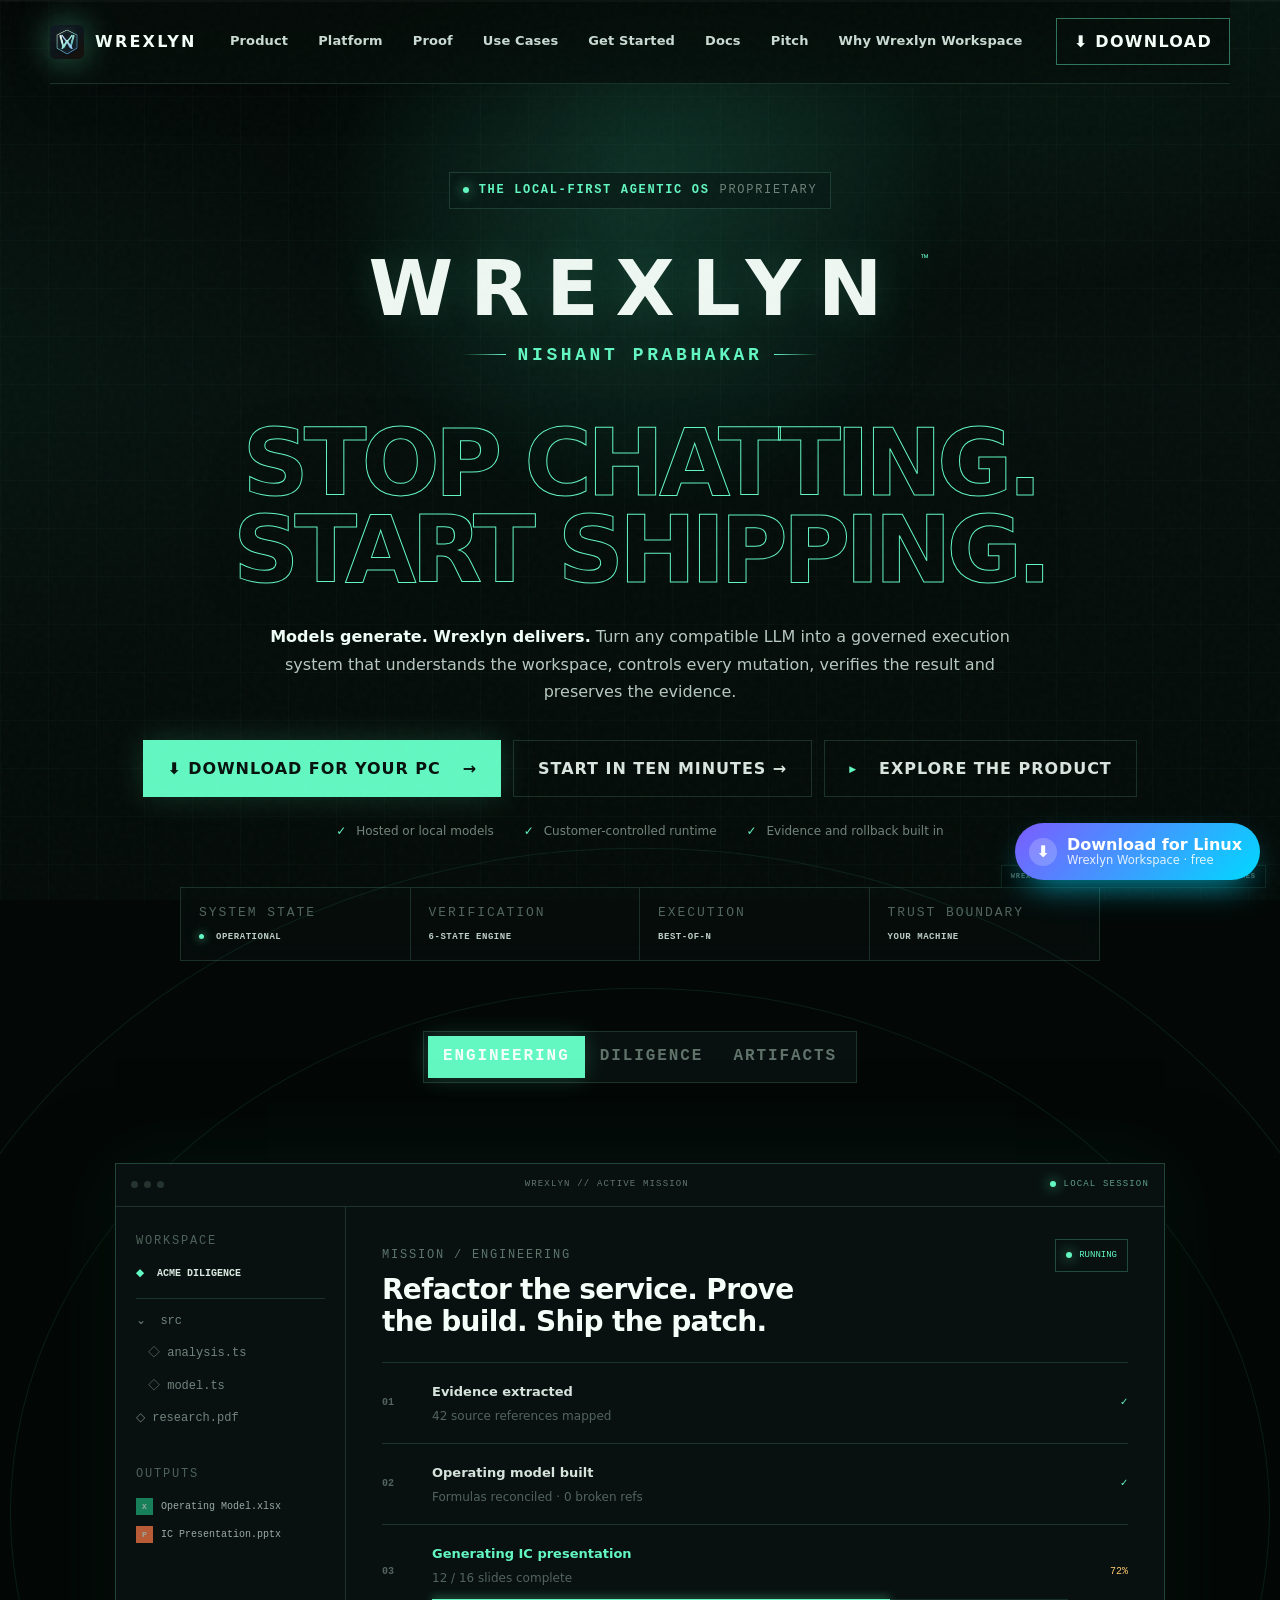
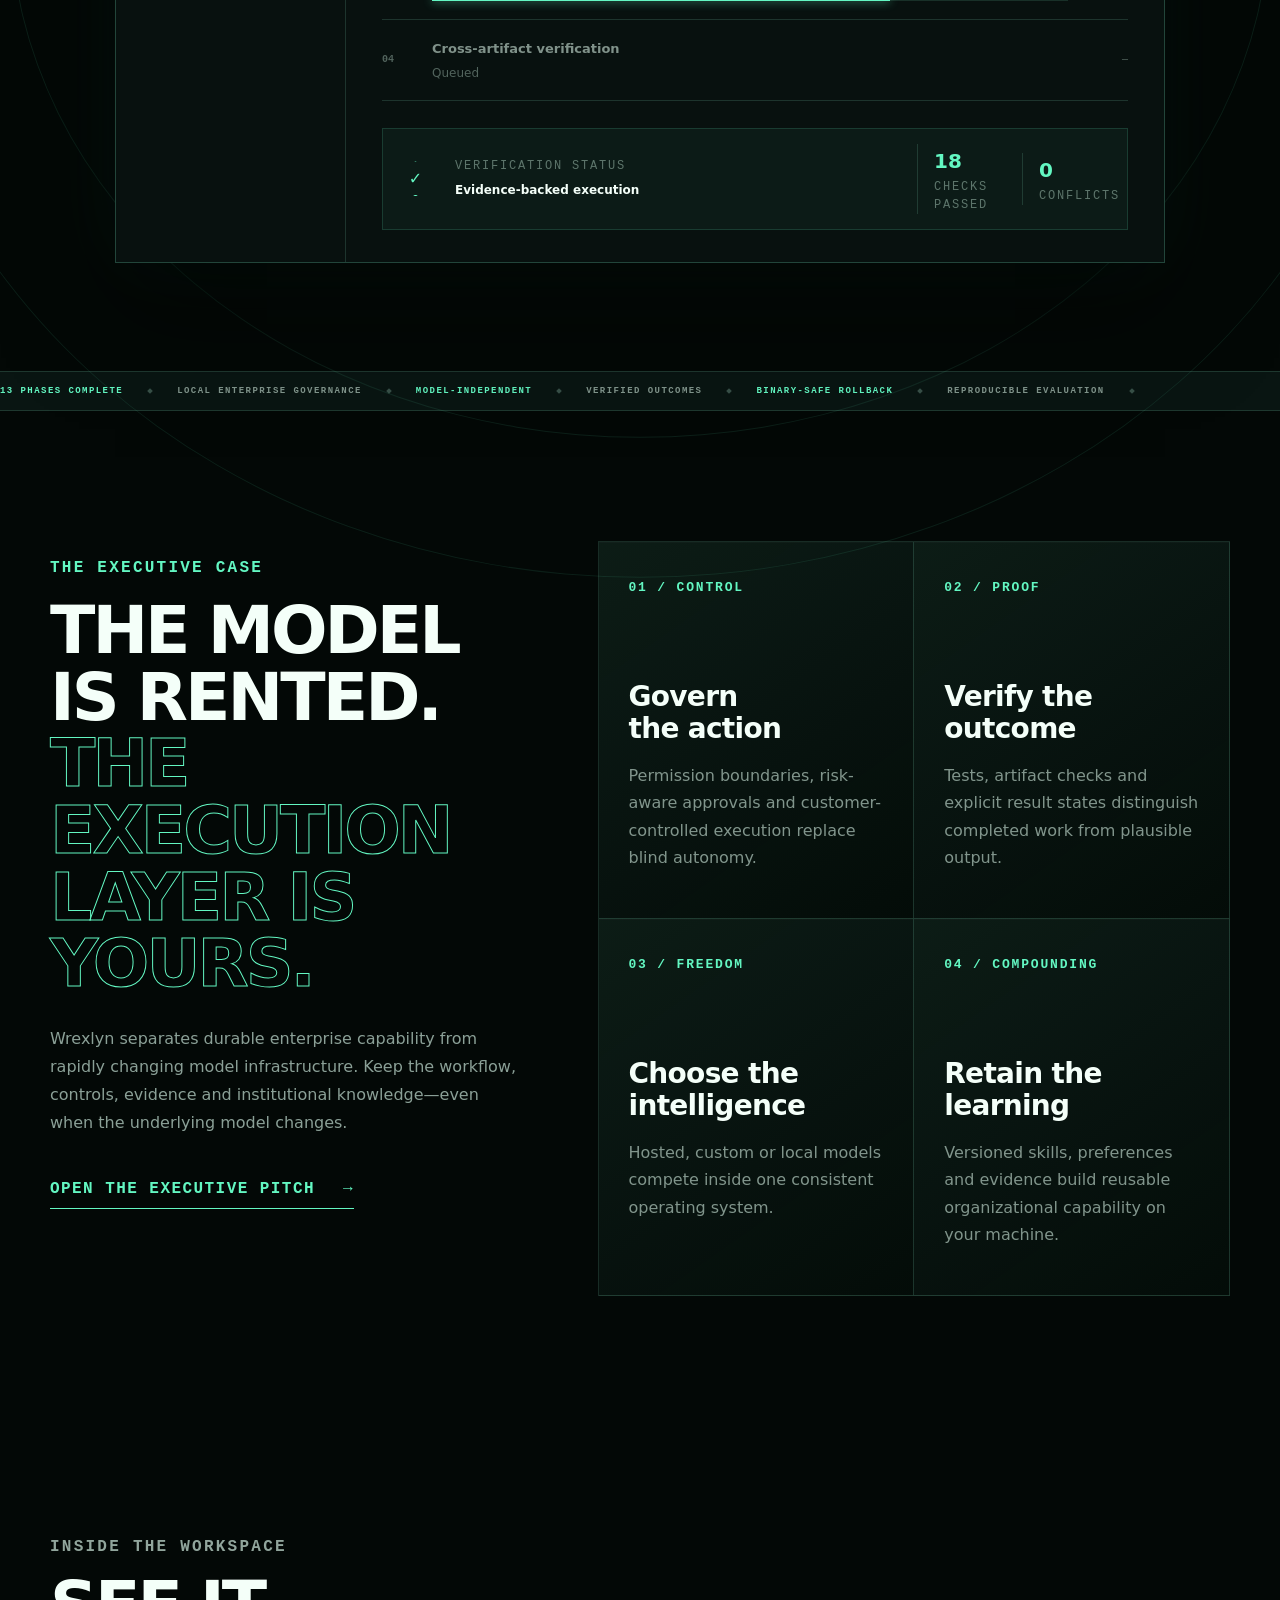
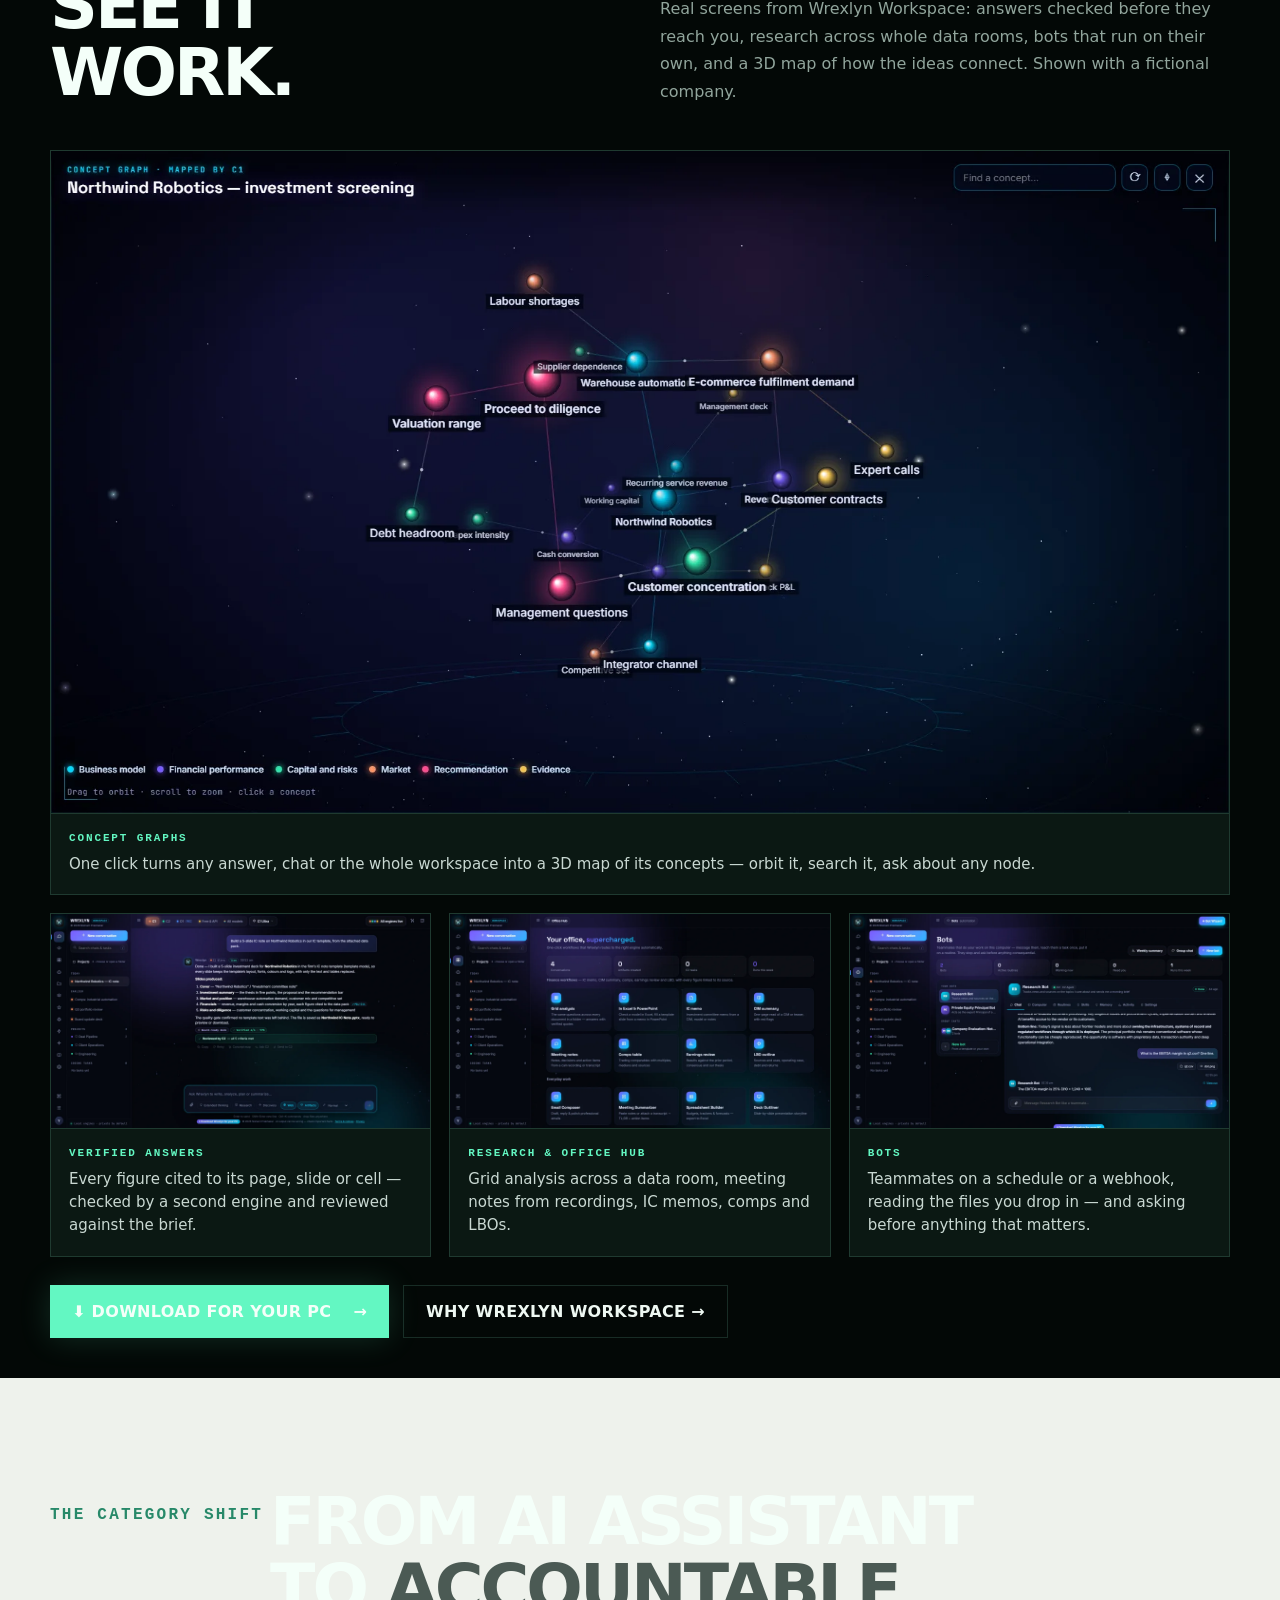
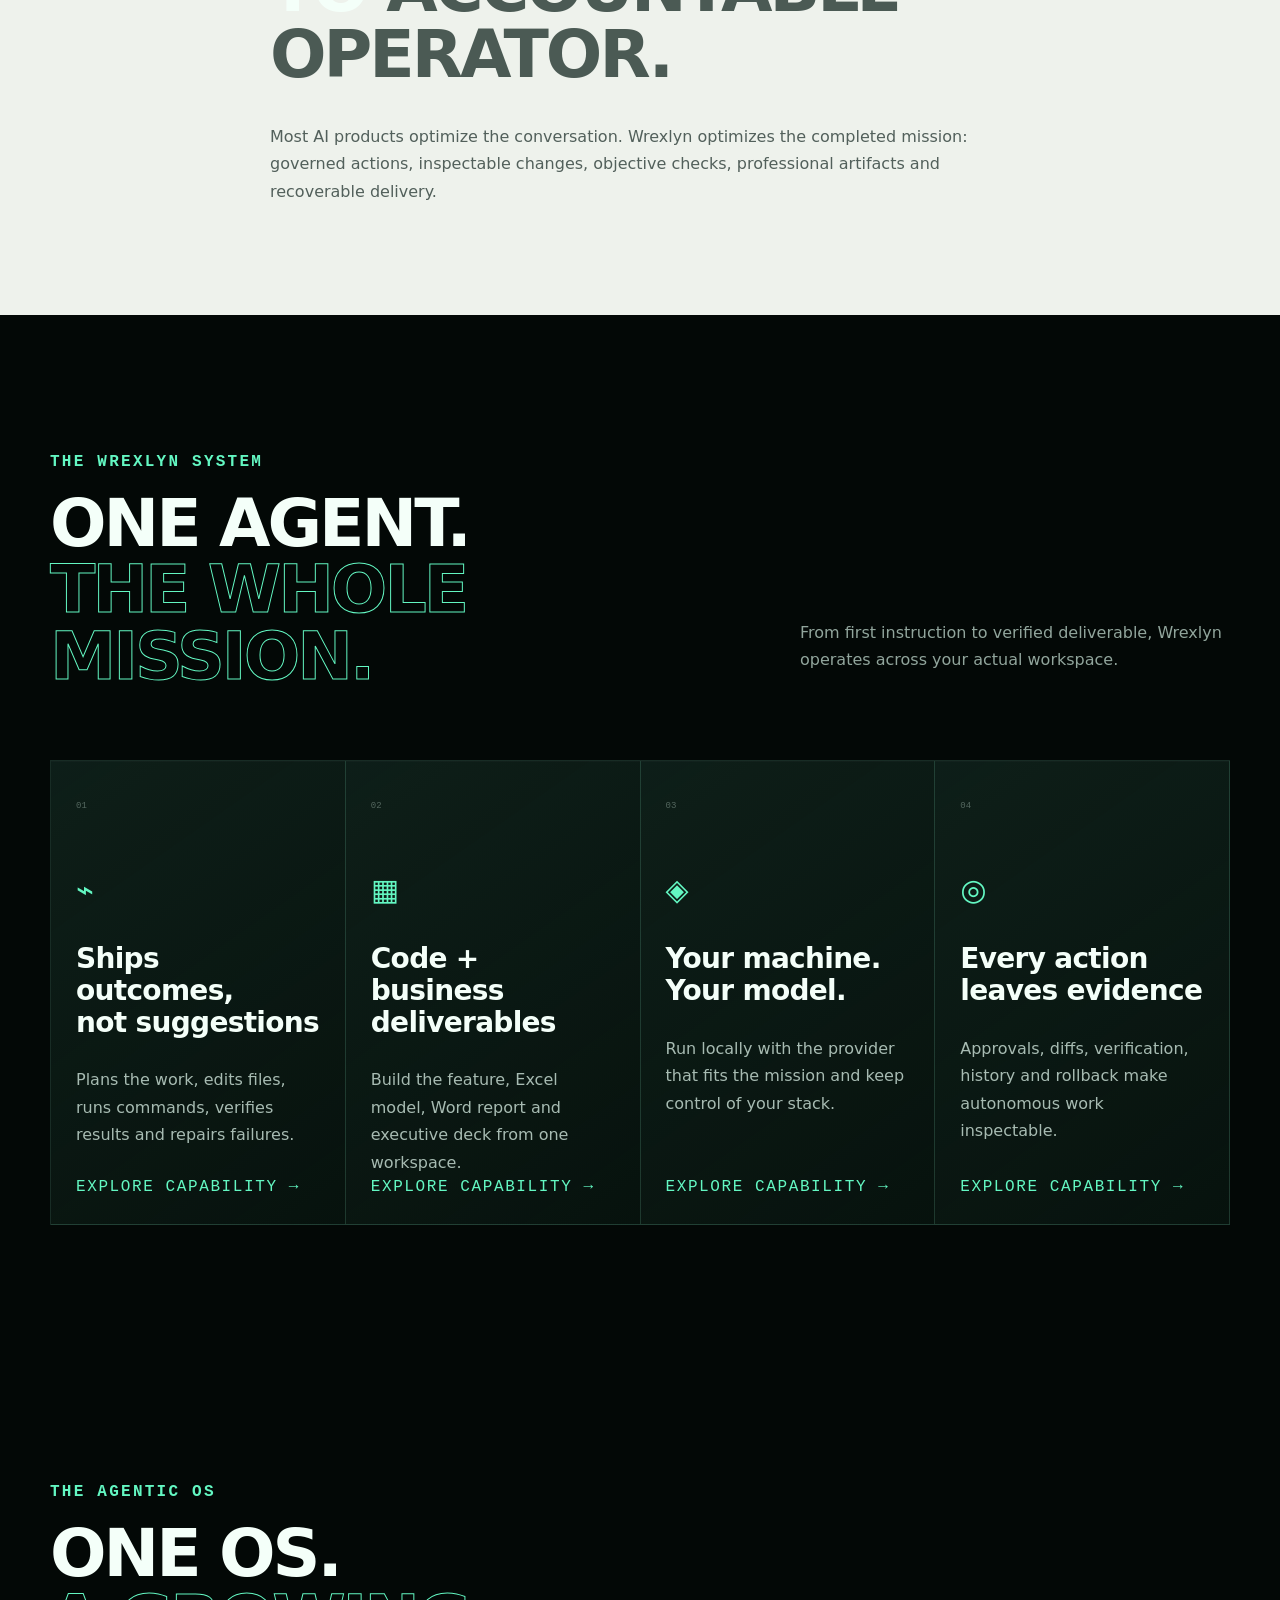
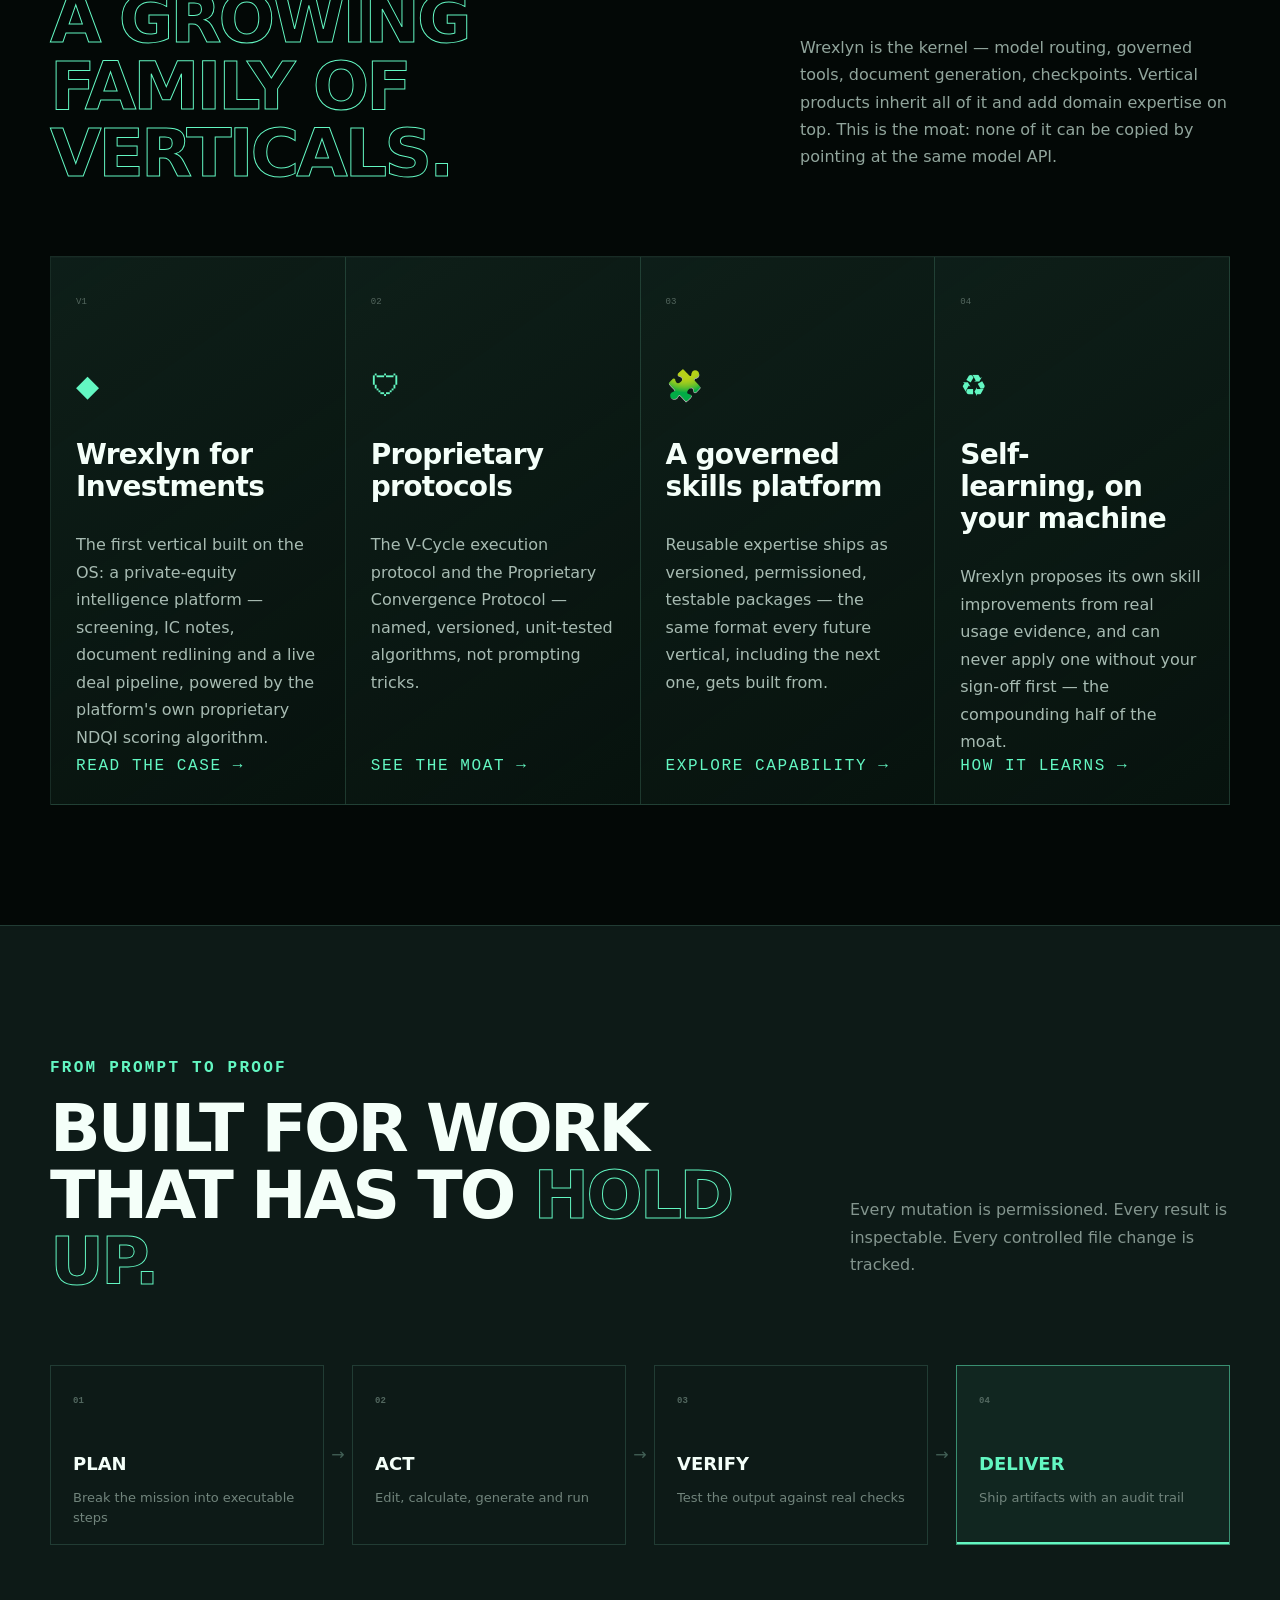
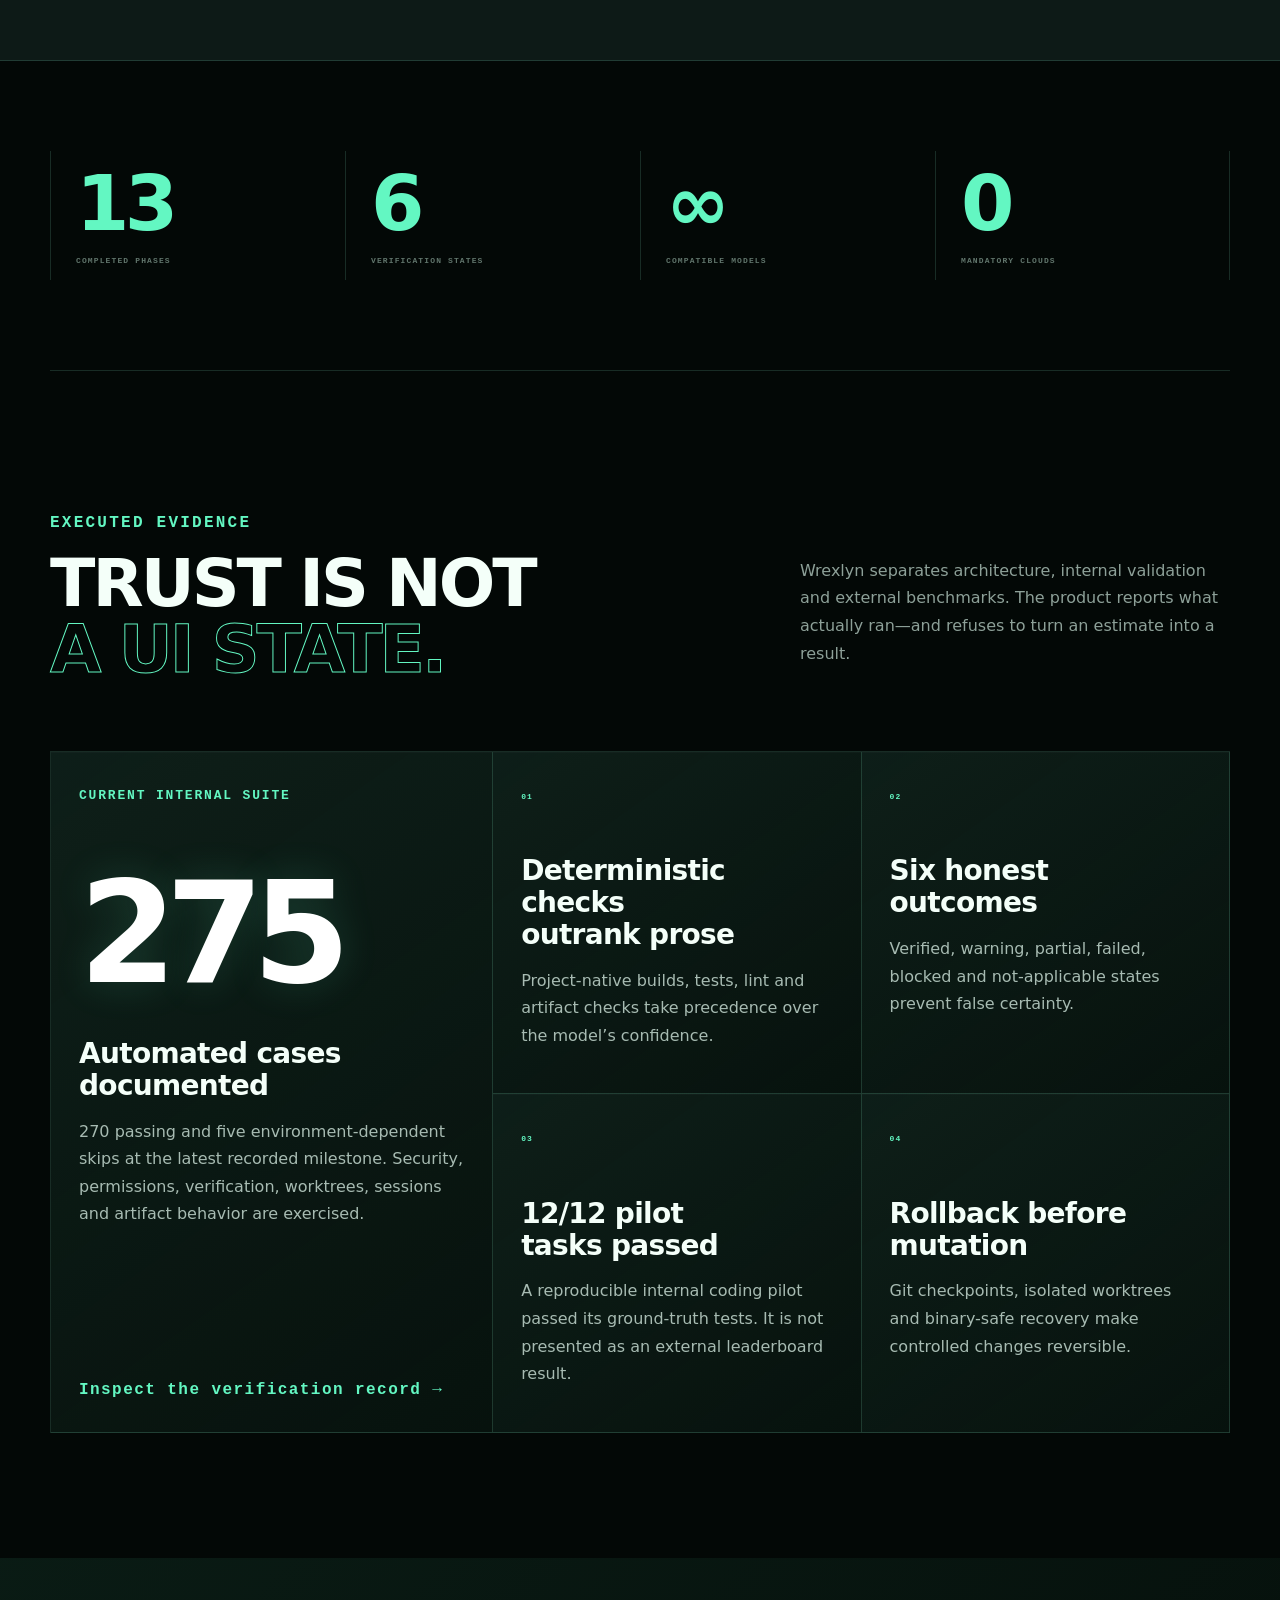
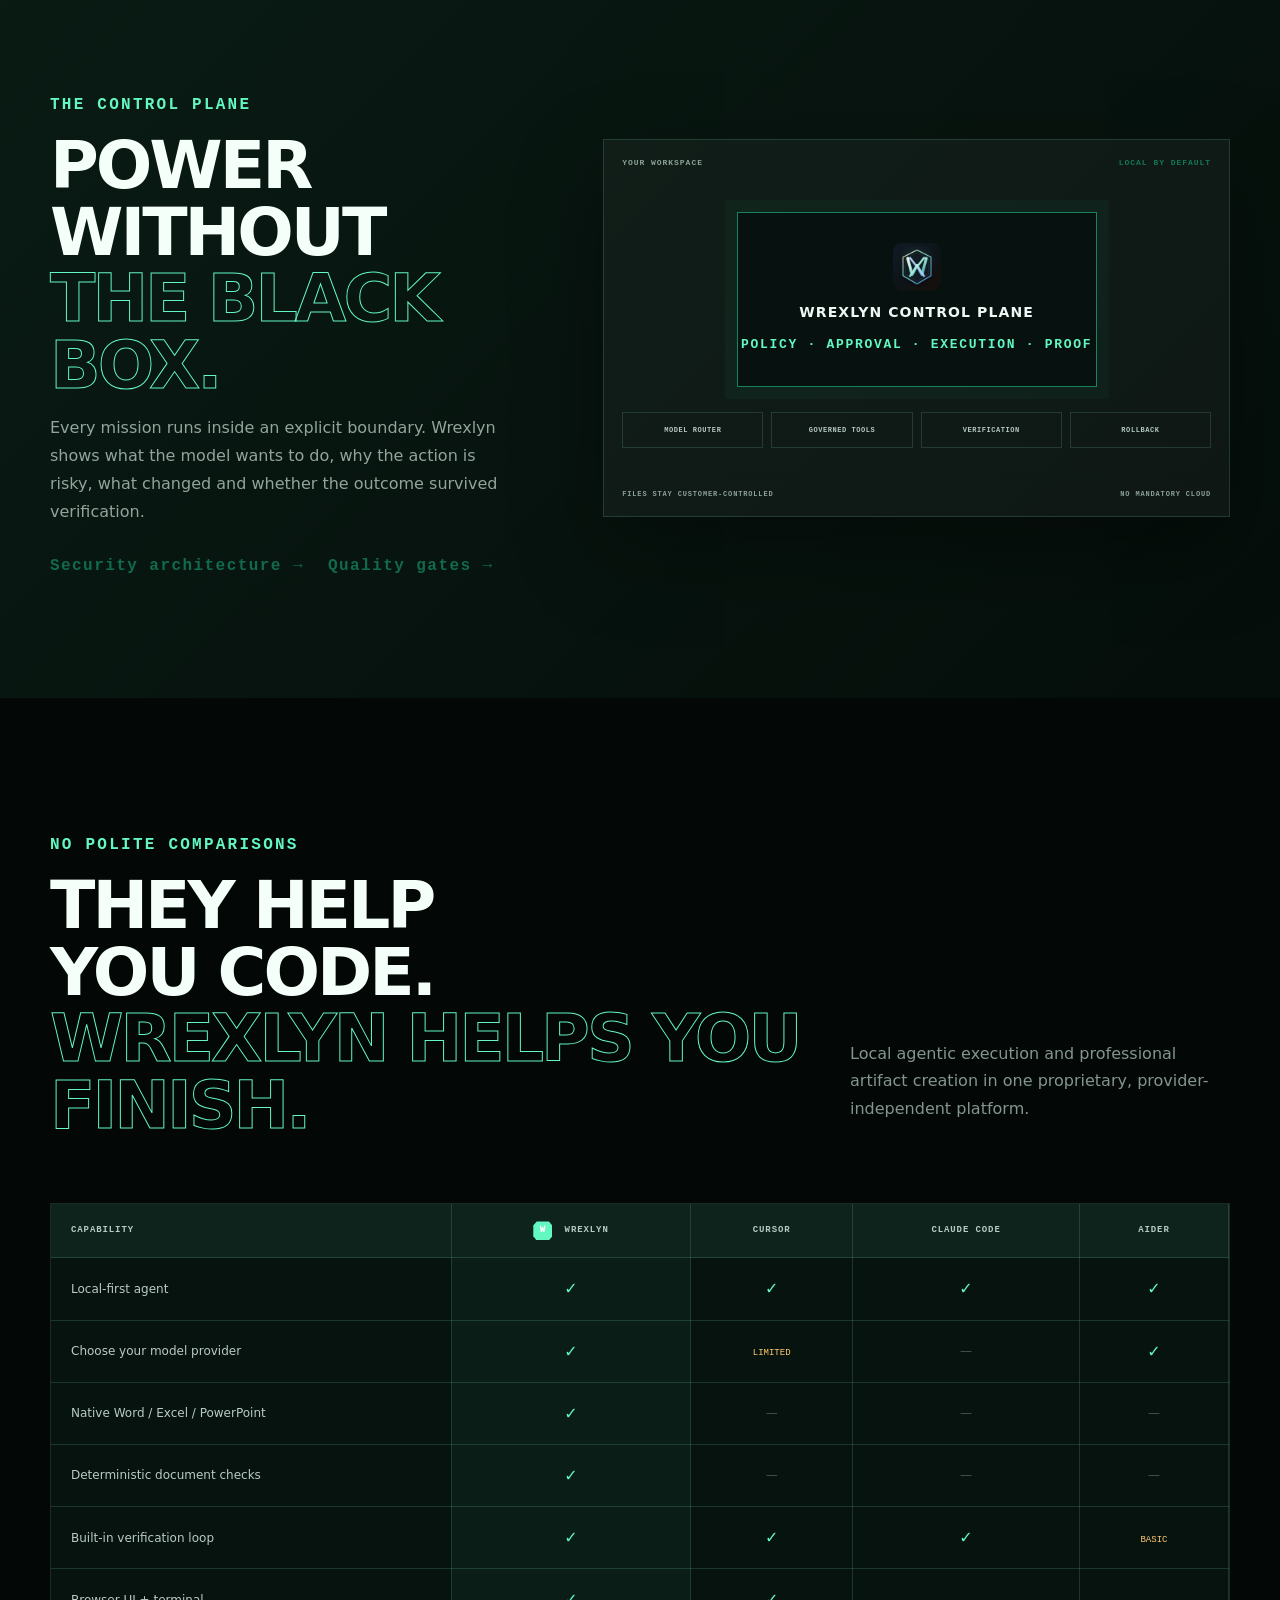
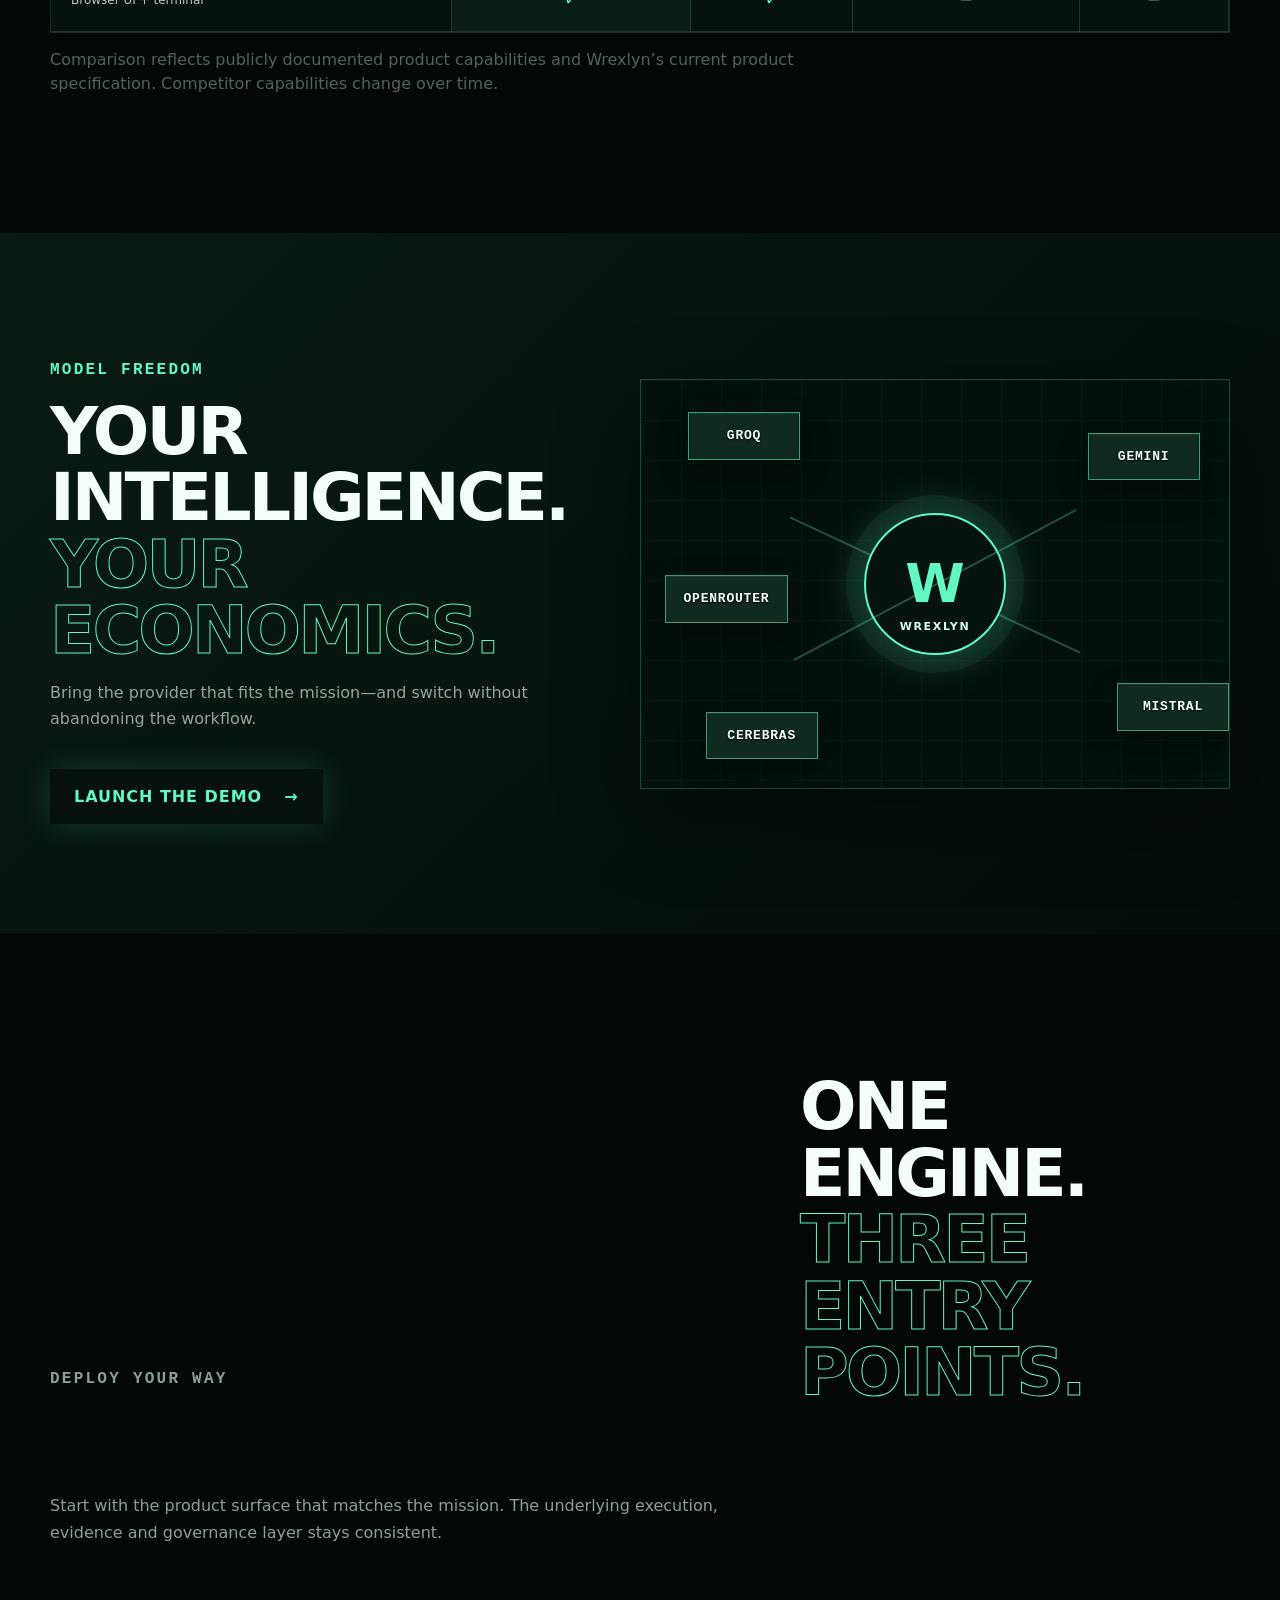
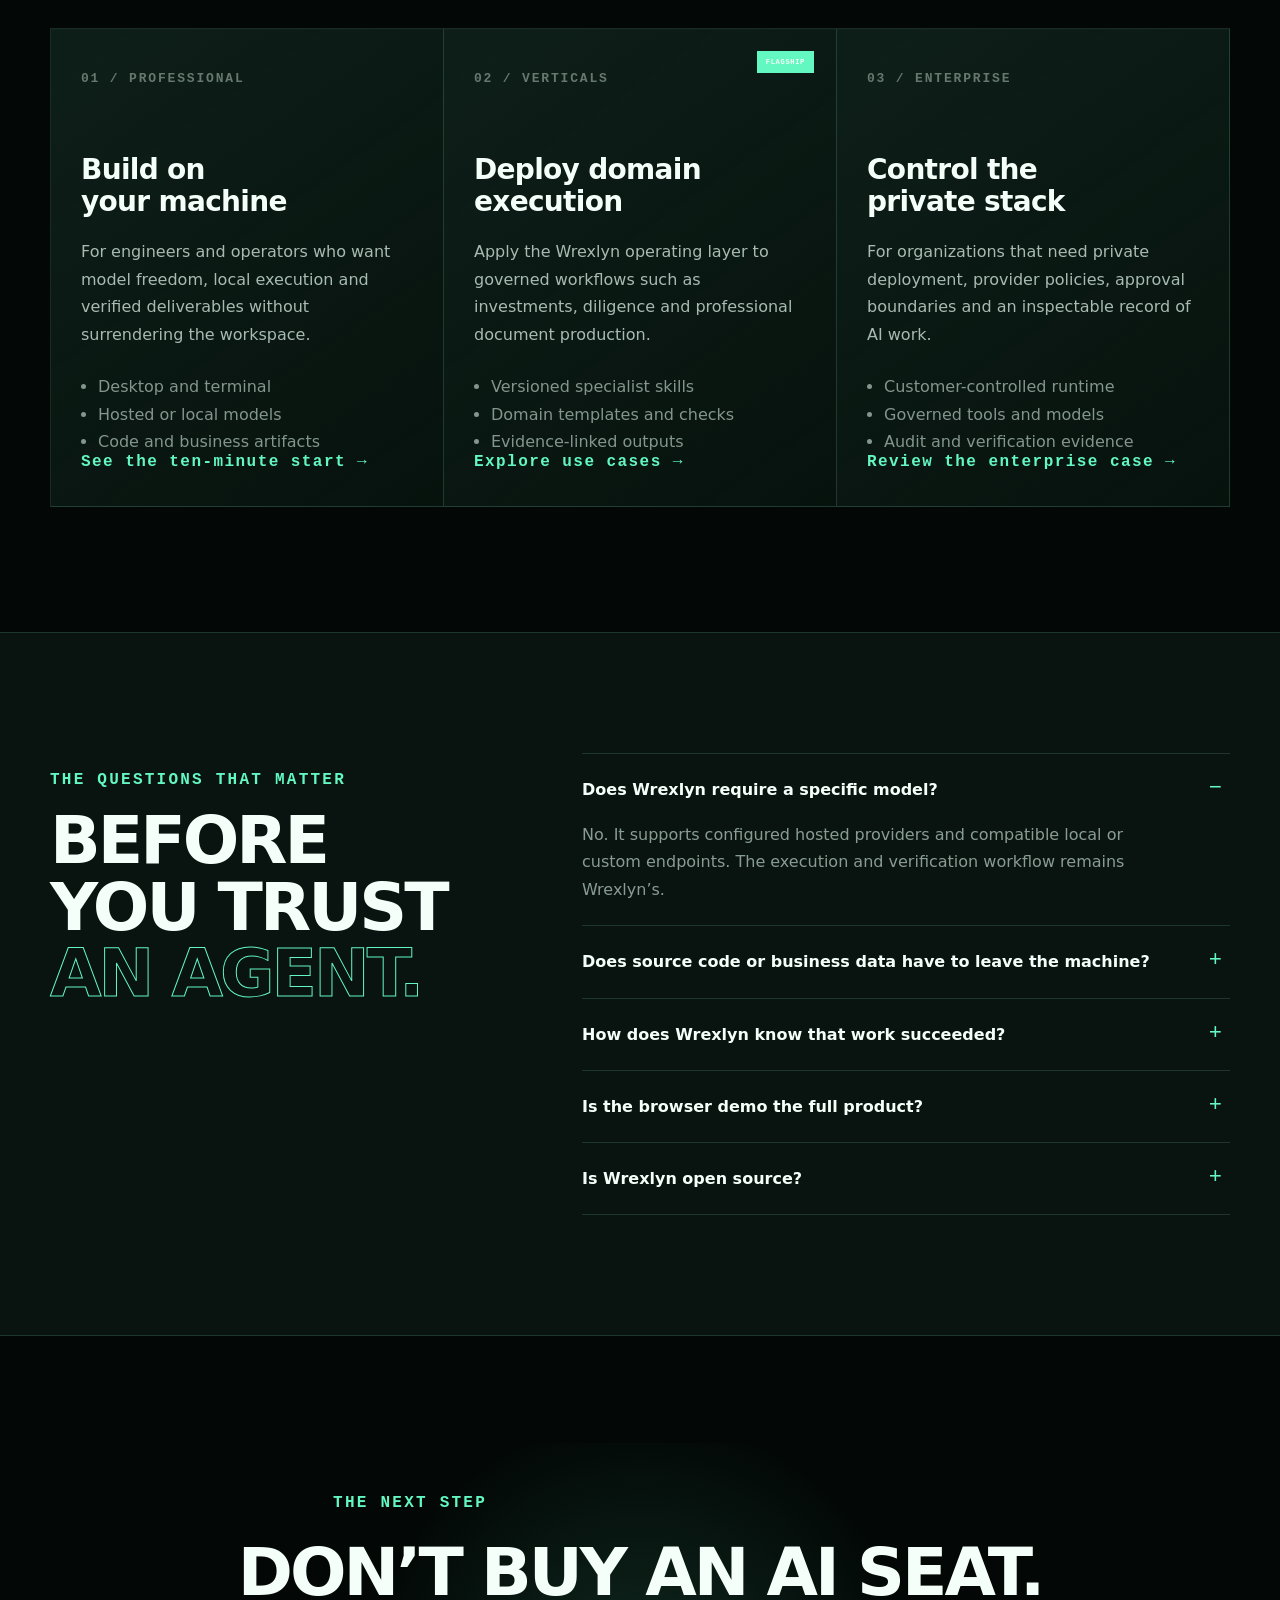
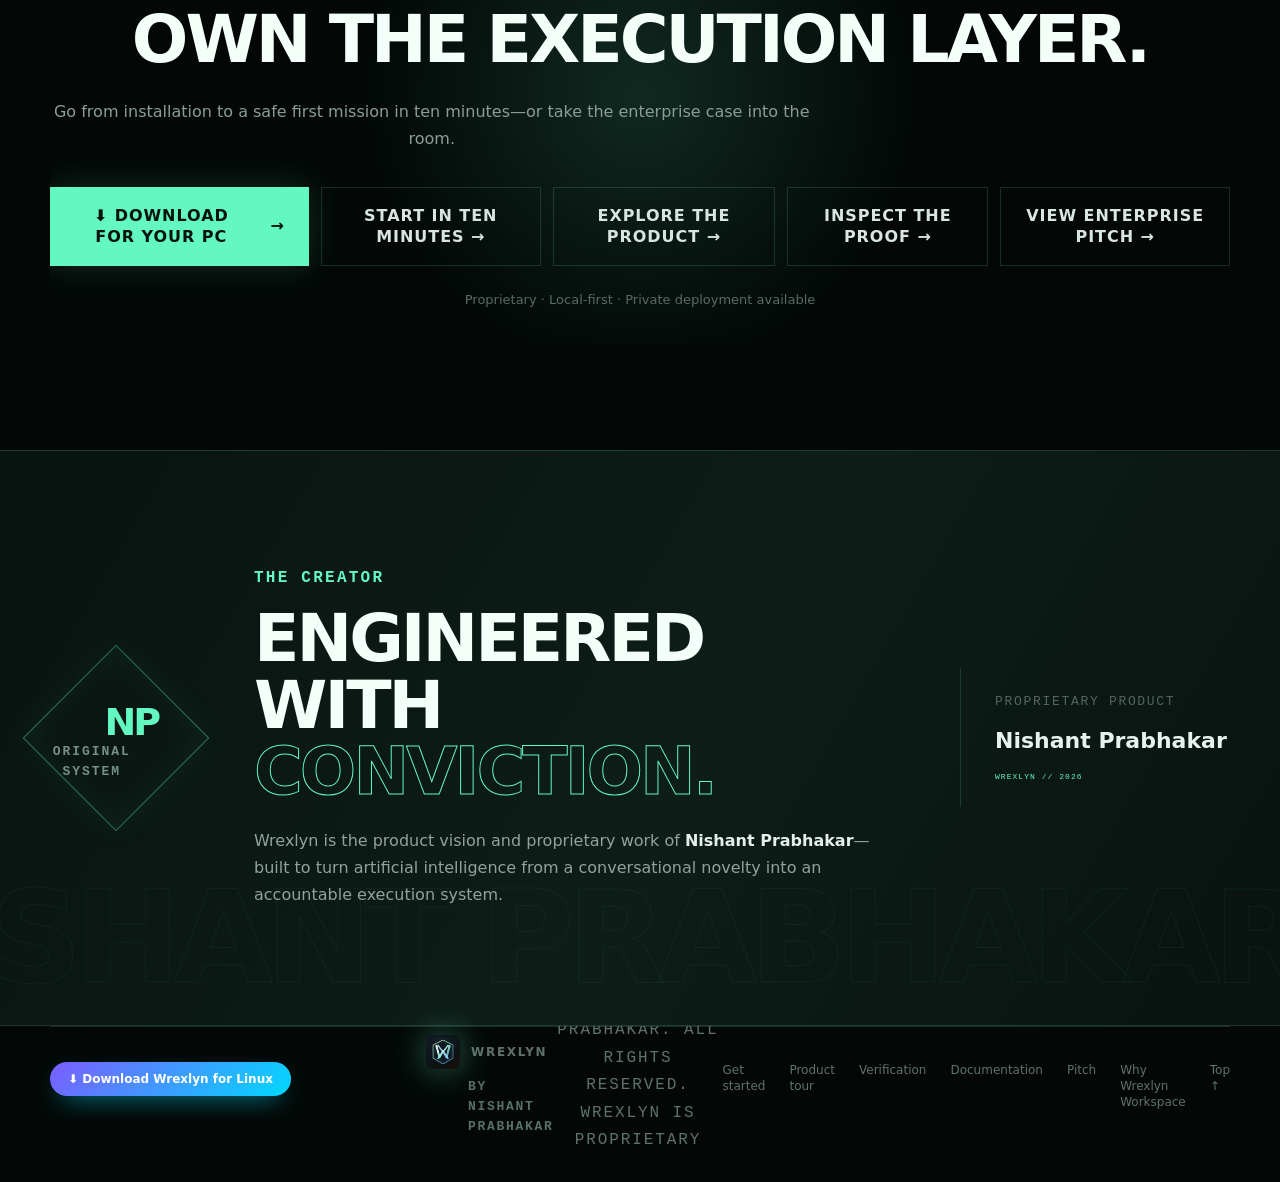
<file: index.html>
<!doctype html>
<html lang="en">
<head>
  <meta charset="utf-8">
  <meta name="viewport" content="width=device-width,initial-scale=1">
  <meta name="description" content="Wrexlyn is the proprietary execution layer for AI work: run any compatible model, govern every action, verify every outcome and keep the evidence on infrastructure you control.">
  <link rel="canonical" href="https://nishantsprabhakar.github.io/wrexlynwebsite/">
  <meta name="author" content="Nishant Prabhakar">
  <meta name="copyright" content="Copyright © 2026 Nishant Prabhakar. All rights reserved.">
  <meta property="og:title" content="Wrexlyn — Stop Chatting. Start Shipping.">
  <meta property="og:description" content="Choose the model. Control the execution. Verify the outcome. Keep the evidence.">
  <meta property="og:type" content="website">
  <meta property="og:site_name" content="Wrexlyn by Nishant Prabhakar">
  <meta property="og:url" content="https://nishantsprabhakar.github.io/wrexlynwebsite/">
  <meta property="og:image" content="https://nishantsprabhakar.github.io/wrexlynwebsite/og.png">
  <meta property="og:image:width" content="1733">
  <meta property="og:image:height" content="909">
  <meta name="twitter:card" content="summary_large_image">
  <meta name="twitter:title" content="Wrexlyn — Own the Execution Layer">
  <meta name="twitter:description" content="Local-first. Model-independent. Verified.">
  <meta name="twitter:image" content="https://nishantsprabhakar.github.io/wrexlynwebsite/og.png">
  <title>Wrexlyn — Stop Chatting. Start Shipping.</title>
  <link rel="icon" href="icon-512.png">
  <link rel="stylesheet" href="landing.css?v=20261107b">
  <link rel="stylesheet" href="wrexlyn-theme.css?v=20260828a">
  <script type="application/ld+json">
  {
    "@context": "https://schema.org",
    "@type": "SoftwareApplication",
    "name": "Wrexlyn",
    "applicationCategory": "DeveloperApplication",
    "operatingSystem": "Windows, macOS, Linux",
    "description": "A proprietary, local-first AI execution system for verified code and professional business deliverables.",
    "creator": { "@type": "Person", "name": "Nishant Prabhakar" },
    "copyrightHolder": { "@type": "Person", "name": "Nishant Prabhakar" },
    "copyrightYear": "2026"
  }
  </script>
</head>
<body class="wrexlyn-site">
<a class="skip-link" href="#content">Skip to content</a>
<div class="scroll-progress" aria-hidden="true"><i></i></div>
<main id="top">
  <div class="noise" aria-hidden="true"></div>
  <nav class="nav shell" aria-label="Main navigation">
    <a href="#top" class="brand"><img class="brand-logo" src="icon-512.png" alt="Wrexlyn logo"><span>WREXLYN</span></a>
    <div class="navlinks"><a href="#inside">Product</a><a href="#platform">Platform</a><a href="#proof">Proof</a><a href="use-cases.html">Use Cases</a><a href="getting-started.html">Get Started</a><a href="documentation.html">Docs</a><a href="pitch.html">Pitch</a><a href="why-wrexlyn-workspace/">Why Wrexlyn Workspace</a></div>
    <a class="navcta" href="https://wrexlyn.pages.dev/download/">⬇ Download</a>
  </nav>

  <section class="hero shell" id="content">
    <canvas id="system-field" aria-hidden="true"></canvas>
    <div class="eyebrow"><span class="pulse"></span> THE LOCAL-FIRST AGENTIC OS <b>PROPRIETARY</b></div>
    <div class="productLockup" aria-label="Wrexlyn by Nishant Prabhakar">
      <div class="productName">WREXLYN<span class="registered">™</span></div>
      <div class="creatorLine brand-owner"><span></span><strong>NISHANT PRABHAKAR</strong><span></span></div>
    </div>
    <h1><span class="hero-line">STOP CHATTING.</span><br><span class="hero-line outline">START SHIPPING.</span></h1>
    <p class="heroCopy"><strong>Models generate. Wrexlyn delivers.</strong> Turn any compatible LLM into a governed execution system that understands the workspace, controls every mutation, verifies the result and preserves the evidence.</p>
    <div class="heroActions"><a class="primary" href="https://wrexlyn.pages.dev/download/">⬇ Download for your PC <span>→</span></a><a class="secondary" href="getting-started.html">Start in ten minutes →</a><a class="secondary" href="product-demo.html"><span class="play">▶</span> Explore the product</a></div>
    <div class="trust"><span><span class="check">&#10003;</span> Hosted or local models</span><span><span class="check">&#10003;</span> Customer-controlled runtime</span><span><span class="check">&#10003;</span> Evidence and rollback built in</span></div>

    <div class="heroTelemetry" aria-label="System highlights">
      <div><small>SYSTEM STATE</small><strong><i></i> OPERATIONAL</strong></div>
      <div><small>VERIFICATION</small><strong>6-STATE ENGINE</strong></div>
      <div><small>EXECUTION</small><strong>BEST-OF-N</strong></div>
      <div><small>TRUST BOUNDARY</small><strong>YOUR MACHINE</strong></div>
    </div>

    <div class="missionSwitch" role="tablist" aria-label="Example Wrexlyn missions">
      <button class="active" type="button" data-mission="engineering">ENGINEERING</button>
      <button type="button" data-mission="diligence">DILIGENCE</button>
      <button type="button" data-mission="artifacts">ARTIFACTS</button>
    </div>
    <div class="consoleWrap" data-tilt><div class="orbit orbit1"></div><div class="orbit orbit2"></div>
      <div class="console"><div class="consoleTop"><div class="dots"><i></i><i></i><i></i></div><span>WREXLYN // ACTIVE MISSION</span><div class="secure"><i></i> LOCAL SESSION</div></div>
        <div class="consoleBody"><aside><div class="sideLabel">WORKSPACE</div><div class="project"><span>◆</span> ACME DILIGENCE</div><div class="tree"><p>⌄ &nbsp;src</p><p>　◇ analysis.ts</p><p>　◇ model.ts</p><p>◇ research.pdf</p></div><div class="sideLabel outputLabel">OUTPUTS</div><div class="output"><span class="doc xls">X</span> Operating Model.xlsx</div><div class="output"><span class="doc ppt">P</span> IC Presentation.pptx</div></aside>
          <div class="work"><div class="taskHead"><div><small id="mission-code">MISSION / ENGINEERING</small><h3 id="mission-title">Refactor the service. Prove the build. Ship the patch.</h3></div><span class="running"><i></i> RUNNING</span></div>
            <div class="steps"><div class="step done"><b>01</b><span><strong>Evidence extracted</strong><small>42 source references mapped</small></span><em>✓</em></div><div class="step done"><b>02</b><span><strong>Operating model built</strong><small>Formulas reconciled · 0 broken refs</small></span><em>✓</em></div><div class="step active"><b>03</b><span><strong>Generating IC presentation</strong><small>12 / 16 slides complete</small><span class="progress"><i></i></span></span><em>72%</em></div><div class="step"><b>04</b><span><strong>Cross-artifact verification</strong><small>Queued</small></span><em>—</em></div></div>
            <div class="verified"><div class="shield">✓</div><div><small>VERIFICATION STATUS</small><strong>Evidence-backed execution</strong></div><div class="metric"><b>18</b><small>CHECKS PASSED</small></div><div class="metric"><b>0</b><small>CONFLICTS</small></div></div>
          </div></div>
      </div>
    </div>
  </section>

  <section class="proofRail" aria-label="Wrexlyn proof points"><div class="proofTrack"><span>13 PHASES COMPLETE</span><i></i><span>LOCAL ENTERPRISE GOVERNANCE</span><i></i><span>MODEL-INDEPENDENT</span><i></i><span>VERIFIED OUTCOMES</span><i></i><span>BINARY-SAFE ROLLBACK</span><i></i><span>REPRODUCIBLE EVALUATION</span><i></i></div></section>

  <section class="buyerBrief shell" aria-label="Wrexlyn executive brief">
    <div class="briefLead"><p class="sectionTag">THE EXECUTIVE CASE</p><h2>THE MODEL IS RENTED.<br><span>THE EXECUTION LAYER IS YOURS.</span></h2><p>Wrexlyn separates durable enterprise capability from rapidly changing model infrastructure. Keep the workflow, controls, evidence and institutional knowledge—even when the underlying model changes.</p><a href="pitch.html" class="briefLink">Open the executive pitch <span>→</span></a></div>
    <div class="briefMatrix">
      <article><small>01 / CONTROL</small><h3>Govern the action</h3><p>Permission boundaries, risk-aware approvals and customer-controlled execution replace blind autonomy.</p></article>
      <article><small>02 / PROOF</small><h3>Verify the outcome</h3><p>Tests, artifact checks and explicit result states distinguish completed work from plausible output.</p></article>
      <article><small>03 / FREEDOM</small><h3>Choose the intelligence</h3><p>Hosted, custom or local models compete inside one consistent operating system.</p></article>
      <article><small>04 / COMPOUNDING</small><h3>Retain the learning</h3><p>Versioned skills, preferences and evidence build reusable organizational capability on your machine.</p></article>
    </div>
  </section>

  <section class="inside shell" id="inside" aria-label="Inside Wrexlyn Workspace">
    <div class="insideHead"><div><p class="sectionTag">INSIDE THE WORKSPACE</p><h2>SEE IT<br><span>WORK.</span></h2></div><p>Real screens from Wrexlyn Workspace: answers checked before they reach you, research across whole data rooms, bots that run on their own, and a 3D map of how the ideas connect. Shown with a fictional company.</p></div>
    <div class="insideGrid">
      <figure class="shotCard wide"><img src="shots/why-graph.webp" alt="A 3D concept graph of a Northwind Robotics investment screening: 22 concepts in six colour-coded themes floating in a starfield" loading="lazy" width="1600" height="900"><figcaption><b>CONCEPT GRAPHS</b><span>One click turns any answer, chat or the whole workspace into a 3D map of its concepts — orbit it, search it, ask about any node.</span></figcaption></figure>
      <figure class="shotCard"><img src="shots/why-answer.webp" alt="A Wrexlyn answer: a 5-slide IC note for Northwind Robotics built in the firm’s template, a figure cited to a cell in the data pack, Verified 4 of 4 and an independent review with all five criteria met" loading="lazy" width="1600" height="900"><figcaption><b>VERIFIED ANSWERS</b><span>Every figure cited to its page, slide or cell — checked by a second engine and reviewed against the brief.</span></figcaption></figure>
      <figure class="shotCard"><img src="shots/why-office.webp" alt="Office Hub: Grid analysis, the Excel and PowerPoint add-in, IC memo, CIM summary, meeting notes, comps table, earnings review and LBO outline" loading="lazy" width="1600" height="900"><figcaption><b>RESEARCH &amp; OFFICE HUB</b><span>Grid analysis across a data room, meeting notes from recordings, IC memos, comps and LBOs.</span></figcaption></figure>
      <figure class="shotCard"><img src="shots/why-bots.webp" alt="The Bots screen: a research bot reads an attached spreadsheet and answers, with tabs for Computer, Routines, Skills, Memory, Activity and Settings" loading="lazy" width="1600" height="900"><figcaption><b>BOTS</b><span>Teammates on a schedule or a webhook, reading the files you drop in — and asking before anything that matters.</span></figcaption></figure>
    </div>
    <div class="insideCta"><a class="primary" href="https://wrexlyn.pages.dev/download/">⬇ Download for your PC <span>→</span></a><a class="secondary" href="why-wrexlyn-workspace/">Why Wrexlyn Workspace →</a></div>
  </section>

  <section class="manifesto"><div class="shell manifestoGrid"><p class="sectionTag">THE CATEGORY SHIFT</p><div><h2>FROM AI ASSISTANT<br>TO <span>ACCOUNTABLE OPERATOR.</span></h2><p>Most AI products optimize the conversation. Wrexlyn optimizes the completed mission: governed actions, inspectable changes, objective checks, professional artifacts and recoverable delivery.</p></div></div></section>

  <section class="platform shell" id="platform"><div class="sectionIntro"><p class="sectionTag">THE WREXLYN SYSTEM</p><h2>ONE AGENT.<br><span>THE WHOLE MISSION.</span></h2><p>From first instruction to verified deliverable, Wrexlyn operates across your actual workspace.</p></div>
    <div class="featureGrid"><article><span class="featureN">01</span><div class="featureIcon">⌁</div><h3>Ships outcomes, not suggestions</h3><p>Plans the work, edits files, runs commands, verifies results and repairs failures.</p><a href="documentation.html">EXPLORE CAPABILITY →</a></article><article><span class="featureN">02</span><div class="featureIcon">▦</div><h3>Code + business deliverables</h3><p>Build the feature, Excel model, Word report and executive deck from one workspace.</p><a href="documentation.html#documents">EXPLORE CAPABILITY →</a></article><article><span class="featureN">03</span><div class="featureIcon">◈</div><h3>Your machine. Your model.</h3><p>Run locally with the provider that fits the mission and keep control of your stack.</p><a href="documentation.html#providers">EXPLORE CAPABILITY →</a></article><article><span class="featureN">04</span><div class="featureIcon">◎</div><h3>Every action leaves evidence</h3><p>Approvals, diffs, verification, history and rollback make autonomous work inspectable.</p><a href="documentation.html#security">EXPLORE CAPABILITY →</a></article></div>
  </section>

  <section class="platform shell" id="moat"><div class="sectionIntro"><p class="sectionTag">THE AGENTIC OS</p><h2>ONE OS.<br><span>A GROWING FAMILY OF VERTICALS.</span></h2><p>Wrexlyn is the kernel — model routing, governed tools, document generation, checkpoints. Vertical products inherit all of it and add domain expertise on top. This is the moat: none of it can be copied by pointing at the same model API.</p></div>
    <div class="featureGrid"><article><span class="featureN">V1</span><div class="featureIcon">◆</div><h3>Wrexlyn for Investments</h3><p>The first vertical built on the OS: a private-equity intelligence platform — screening, IC notes, document redlining and a live deal pipeline, powered by the platform's own proprietary NDQI scoring algorithm.</p><a href="pitch.html">READ THE CASE →</a></article><article><span class="featureN">02</span><div class="featureIcon">&#128737;</div><h3>Proprietary protocols</h3><p>The V-Cycle execution protocol and the Proprietary Convergence Protocol — named, versioned, unit-tested algorithms, not prompting tricks.</p><a href="pitch.html">SEE THE MOAT →</a></article><article><span class="featureN">03</span><div class="featureIcon">&#129513;</div><h3>A governed skills platform</h3><p>Reusable expertise ships as versioned, permissioned, testable packages — the same format every future vertical, including the next one, gets built from.</p><a href="documentation.html">EXPLORE CAPABILITY →</a></article><article><span class="featureN">04</span><div class="featureIcon">&#9851;</div><h3>Self-learning, on your machine</h3><p>Wrexlyn proposes its own skill improvements from real usage evidence, and can never apply one without your sign-off first — the compounding half of the moat.</p><a href="pitch.html">HOW IT LEARNS →</a></article></div>
  </section>

  <section class="outcomes"><div class="shell"><div class="outcomeHead"><div><p class="sectionTag">FROM PROMPT TO PROOF</p><h2>BUILT FOR WORK<br>THAT HAS TO <span>HOLD UP.</span></h2></div><p>Every mutation is permissioned. Every result is inspectable. Every controlled file change is tracked.</p></div><div class="pipeline"><div><b>01</b><strong>PLAN</strong><small>Break the mission into executable steps</small></div><i>→</i><div><b>02</b><strong>ACT</strong><small>Edit, calculate, generate and run</small></div><i>→</i><div><b>03</b><strong>VERIFY</strong><small>Test the output against real checks</small></div><i>→</i><div class="lit"><b>04</b><strong>DELIVER</strong><small>Ship artifacts with an audit trail</small></div></div></div></section>

  <section class="numbers shell" aria-label="Platform architecture metrics"><div><strong data-count="13">0</strong><span>COMPLETED PHASES</span></div><div><strong data-count="6">0</strong><span>VERIFICATION STATES</span></div><div><strong>&infin;</strong><span>COMPATIBLE MODELS</span></div><div><strong>0</strong><span>MANDATORY CLOUDS</span></div></section>

  <section class="evidence shell" id="proof">
    <div class="evidenceHead"><div><p class="sectionTag">EXECUTED EVIDENCE</p><h2>TRUST IS NOT<br><span>A UI STATE.</span></h2></div><p>Wrexlyn separates architecture, internal validation and external benchmarks. The product reports what actually ran—and refuses to turn an estimate into a result.</p></div>
    <div class="evidenceGrid">
      <article class="evidenceLead"><small>CURRENT INTERNAL SUITE</small><strong>275</strong><h3>Automated cases documented</h3><p>270 passing and five environment-dependent skips at the latest recorded milestone. Security, permissions, verification, worktrees, sessions and artifact behavior are exercised.</p><a href="verification-report.html">Inspect the verification record →</a></article>
      <article><span>01</span><h3>Deterministic checks outrank prose</h3><p>Project-native builds, tests, lint and artifact checks take precedence over the model’s confidence.</p></article>
      <article><span>02</span><h3>Six honest outcomes</h3><p>Verified, warning, partial, failed, blocked and not-applicable states prevent false certainty.</p></article>
      <article><span>03</span><h3>12/12 pilot tasks passed</h3><p>A reproducible internal coding pilot passed its ground-truth tests. It is not presented as an external leaderboard result.</p></article>
      <article><span>04</span><h3>Rollback before mutation</h3><p>Git checkpoints, isolated worktrees and binary-safe recovery make controlled changes reversible.</p></article>
    </div>
  </section>

  <section class="controlPlane"><div class="shell controlGrid">
    <div class="controlCopy"><p class="sectionTag">THE CONTROL PLANE</p><h2>POWER WITHOUT<br><span>THE BLACK BOX.</span></h2><p>Every mission runs inside an explicit boundary. Wrexlyn shows what the model wants to do, why the action is risky, what changed and whether the outcome survived verification.</p><div class="controlActions"><a href="documentation.html#security">Security architecture →</a><a href="documentation.html#quality-gate">Quality gates →</a></div></div>
    <div class="boundaryMap" aria-label="Wrexlyn trust boundary">
      <div class="boundaryTop"><span>YOUR WORKSPACE</span><em>LOCAL BY DEFAULT</em></div>
      <div class="boundaryCore"><img src="icon-512.png" alt=""><strong>WREXLYN CONTROL PLANE</strong><small>POLICY · APPROVAL · EXECUTION · PROOF</small></div>
      <div class="boundaryNodes"><span>MODEL ROUTER</span><span>GOVERNED TOOLS</span><span>VERIFICATION</span><span>ROLLBACK</span></div>
      <div class="boundaryFoot"><span>FILES STAY CUSTOMER-CONTROLLED</span><span>NO MANDATORY CLOUD</span></div>
    </div>
  </div></section>

  <section class="compare shell" id="compare"><div class="compareHead"><div><p class="sectionTag">NO POLITE COMPARISONS</p><h2>THEY HELP YOU CODE.<br><span>WREXLYN HELPS YOU FINISH.</span></h2></div><p>Local agentic execution and professional artifact creation in one proprietary, provider-independent platform.</p></div>
    <div class="tableWrap"><table><thead><tr><th>CAPABILITY</th><th class="wrex"><span class="miniMark">W</span> WREXLYN</th><th>CURSOR</th><th>CLAUDE CODE</th><th>AIDER</th></tr></thead><tbody><tr><td>Local-first agent</td><td class="wrex"><span class="yes">✓</span></td><td><span class="yes">✓</span></td><td><span class="yes">✓</span></td><td><span class="yes">✓</span></td></tr><tr><td>Choose your model provider</td><td class="wrex"><span class="yes">✓</span></td><td><span class="limited">Limited</span></td><td><span class="no">—</span></td><td><span class="yes">✓</span></td></tr><tr><td>Native Word / Excel / PowerPoint</td><td class="wrex"><span class="yes">✓</span></td><td><span class="no">—</span></td><td><span class="no">—</span></td><td><span class="no">—</span></td></tr><tr><td>Deterministic document checks</td><td class="wrex"><span class="yes">✓</span></td><td><span class="no">—</span></td><td><span class="no">—</span></td><td><span class="no">—</span></td></tr><tr><td>Built-in verification loop</td><td class="wrex"><span class="yes">✓</span></td><td><span class="yes">✓</span></td><td><span class="yes">✓</span></td><td><span class="limited">Basic</span></td></tr><tr><td>Browser UI + terminal</td><td class="wrex"><span class="yes">✓</span></td><td><span class="yes">✓</span></td><td><span class="no">—</span></td><td><span class="no">—</span></td></tr></tbody></table></div><p class="disclaimer">Comparison reflects publicly documented product capabilities and Wrexlyn’s current product specification. Competitor capabilities change over time.</p>
  </section>

  <section class="freedom"><div class="shell freedomGrid"><div><p class="sectionTag">MODEL FREEDOM</p><h2>YOUR INTELLIGENCE.<br><span>YOUR ECONOMICS.</span></h2><p>Bring the provider that fits the mission—and switch without abandoning the workflow.</p><a class="primary dark" href="demo.html">Launch the demo <span>→</span></a></div><div class="providers"><div class="core">W<small>WREXLYN</small></div><div class="provider p0">GROQ</div><div class="provider p1">GEMINI</div><div class="provider p2">MISTRAL</div><div class="provider p3">CEREBRAS</div><div class="provider p4">OPENROUTER</div></div></div></section>

  <section class="entry shell" id="entry"><div class="entryHead"><p class="sectionTag">DEPLOY YOUR WAY</p><h2>ONE ENGINE.<br><span>THREE ENTRY POINTS.</span></h2><p>Start with the product surface that matches the mission. The underlying execution, evidence and governance layer stays consistent.</p></div><div class="entryGrid">
    <article><small>01 / PROFESSIONAL</small><h3>Build on your machine</h3><p>For engineers and operators who want model freedom, local execution and verified deliverables without surrendering the workspace.</p><ul><li>Desktop and terminal</li><li>Hosted or local models</li><li>Code and business artifacts</li></ul><a href="getting-started.html">See the ten-minute start →</a></article>
    <article class="featured"><span class="entryFlag">FLAGSHIP</span><small>02 / VERTICALS</small><h3>Deploy domain execution</h3><p>Apply the Wrexlyn operating layer to governed workflows such as investments, diligence and professional document production.</p><ul><li>Versioned specialist skills</li><li>Domain templates and checks</li><li>Evidence-linked outputs</li></ul><a href="use-cases.html">Explore use cases →</a></article>
    <article><small>03 / ENTERPRISE</small><h3>Control the private stack</h3><p>For organizations that need private deployment, provider policies, approval boundaries and an inspectable record of AI work.</p><ul><li>Customer-controlled runtime</li><li>Governed tools and models</li><li>Audit and verification evidence</li></ul><a href="pitch.html">Review the enterprise case →</a></article>
  </div></section>

  <section class="faq"><div class="shell faqGrid"><div><p class="sectionTag">THE QUESTIONS THAT MATTER</p><h2>BEFORE YOU TRUST<br><span>AN AGENT.</span></h2></div><div class="faqList">
    <details open><summary>Does Wrexlyn require a specific model?</summary><p>No. It supports configured hosted providers and compatible local or custom endpoints. The execution and verification workflow remains Wrexlyn’s.</p></details>
    <details><summary>Does source code or business data have to leave the machine?</summary><p>No mandatory Wrexlyn cloud is required. Data movement depends on the model provider and integrations selected by the customer; local models can keep model inference local.</p></details>
    <details><summary>How does Wrexlyn know that work succeeded?</summary><p>It collects deterministic project checks, artifact quality gates and critic evidence, then derives an explicit verification outcome instead of treating model confidence as proof.</p></details>
    <details><summary>Is the browser demo the full product?</summary><p>No. It is intentionally limited. The full product operates against a real customer-controlled workspace with tools, approvals, verification, artifacts and recovery.</p></details>
    <details><summary>Is Wrexlyn open source?</summary><p>No. Wrexlyn is proprietary software by Nishant Prabhakar. Product documentation and selected evaluation evidence are public; the application source is not offered for download.</p></details>
  </div></div></section>

  <section class="finalCta shell"><div class="ctaGlow"></div><p class="sectionTag">THE NEXT STEP</p><h2>DON’T BUY AN AI SEAT.<br>OWN THE EXECUTION LAYER.</h2><p>Go from installation to a safe first mission in ten minutes—or take the enterprise case into the room.</p><div class="heroActions"><a class="primary" href="https://wrexlyn.pages.dev/download/">⬇ Download for your PC <span>→</span></a><a class="secondary" href="getting-started.html">Start in ten minutes →</a><a class="secondary" href="product-demo.html">Explore the product →</a><a class="secondary" href="verification-report.html">Inspect the proof →</a><a class="secondary" href="pitch.html">View enterprise pitch →</a></div><small>Proprietary · Local-first · Private deployment available</small></section>

  <section class="creatorStatement" aria-label="Creator and ownership"><div class="shell creatorGrid">
    <div class="creatorSeal"><span>NP</span><small>ORIGINAL<br>SYSTEM</small></div>
    <div class="creatorCopy"><p class="sectionTag">THE CREATOR</p><h2>ENGINEERED WITH<br><span>CONVICTION.</span></h2><p>Wrexlyn is the product vision and proprietary work of <strong>Nishant Prabhakar</strong>—built to turn artificial intelligence from a conversational novelty into an accountable execution system.</p></div>
    <div class="creatorSignature"><small>PROPRIETARY PRODUCT</small><strong>Nishant Prabhakar</strong><span>WREXLYN // 2026</span></div>
  </div></section>

  <footer class="shell"><div class="footerIdentity"><a href="#top" class="brand"><img class="brand-logo" src="icon-512.png" alt="Wrexlyn logo"><span>WREXLYN</span></a><small>BY NISHANT PRABHAKAR</small></div><p>© 2026 NISHANT PRABHAKAR. ALL RIGHTS RESERVED.<br>WREXLYN IS PROPRIETARY SOFTWARE.</p><div><a href="getting-started.html">Get started</a><a href="product-demo.html">Product tour</a><a href="verification-report.html">Verification</a><a href="documentation.html">Documentation</a><a href="pitch.html">Pitch</a><a href="why-wrexlyn-workspace/">Why Wrexlyn Workspace</a><a href="#top">Top ↑</a></div></footer>
</main>
<script src="landing.js" defer></script>
<script src="download.js" defer></script>
</body>
</html>
</file>
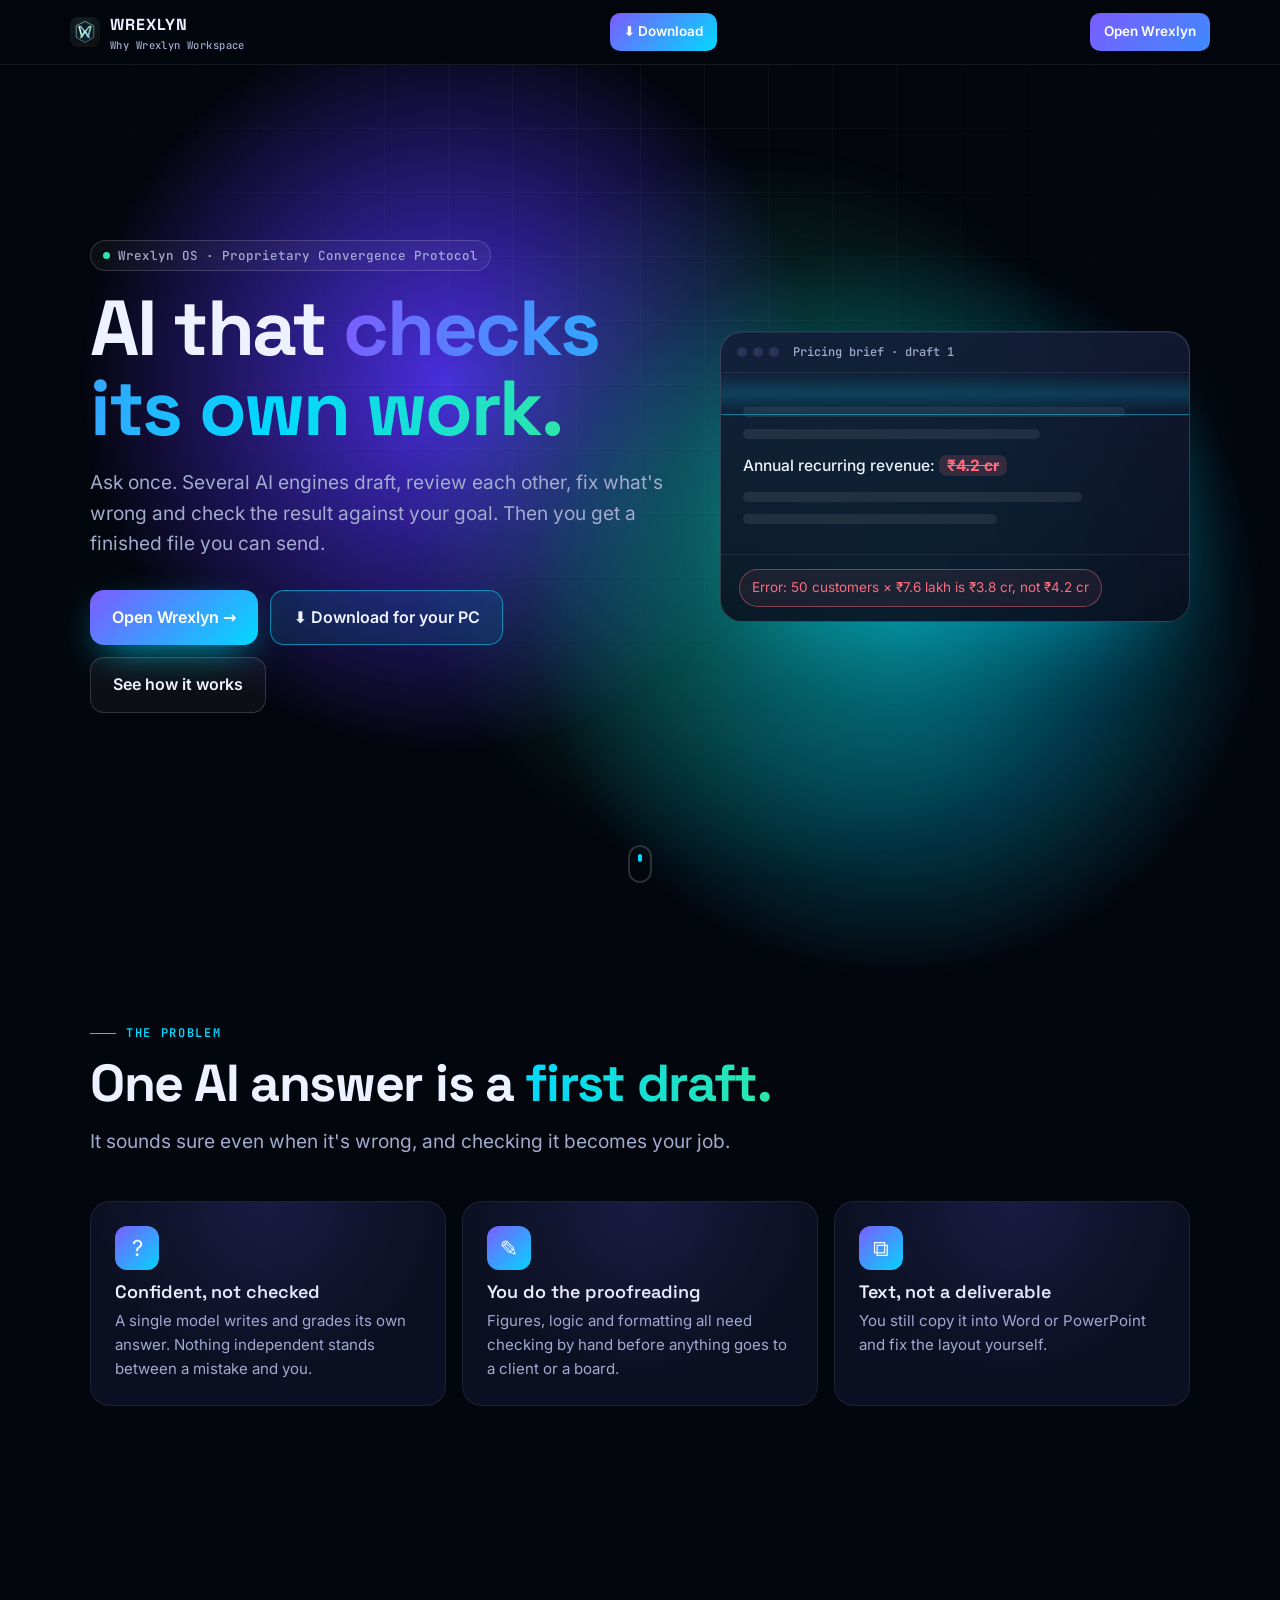
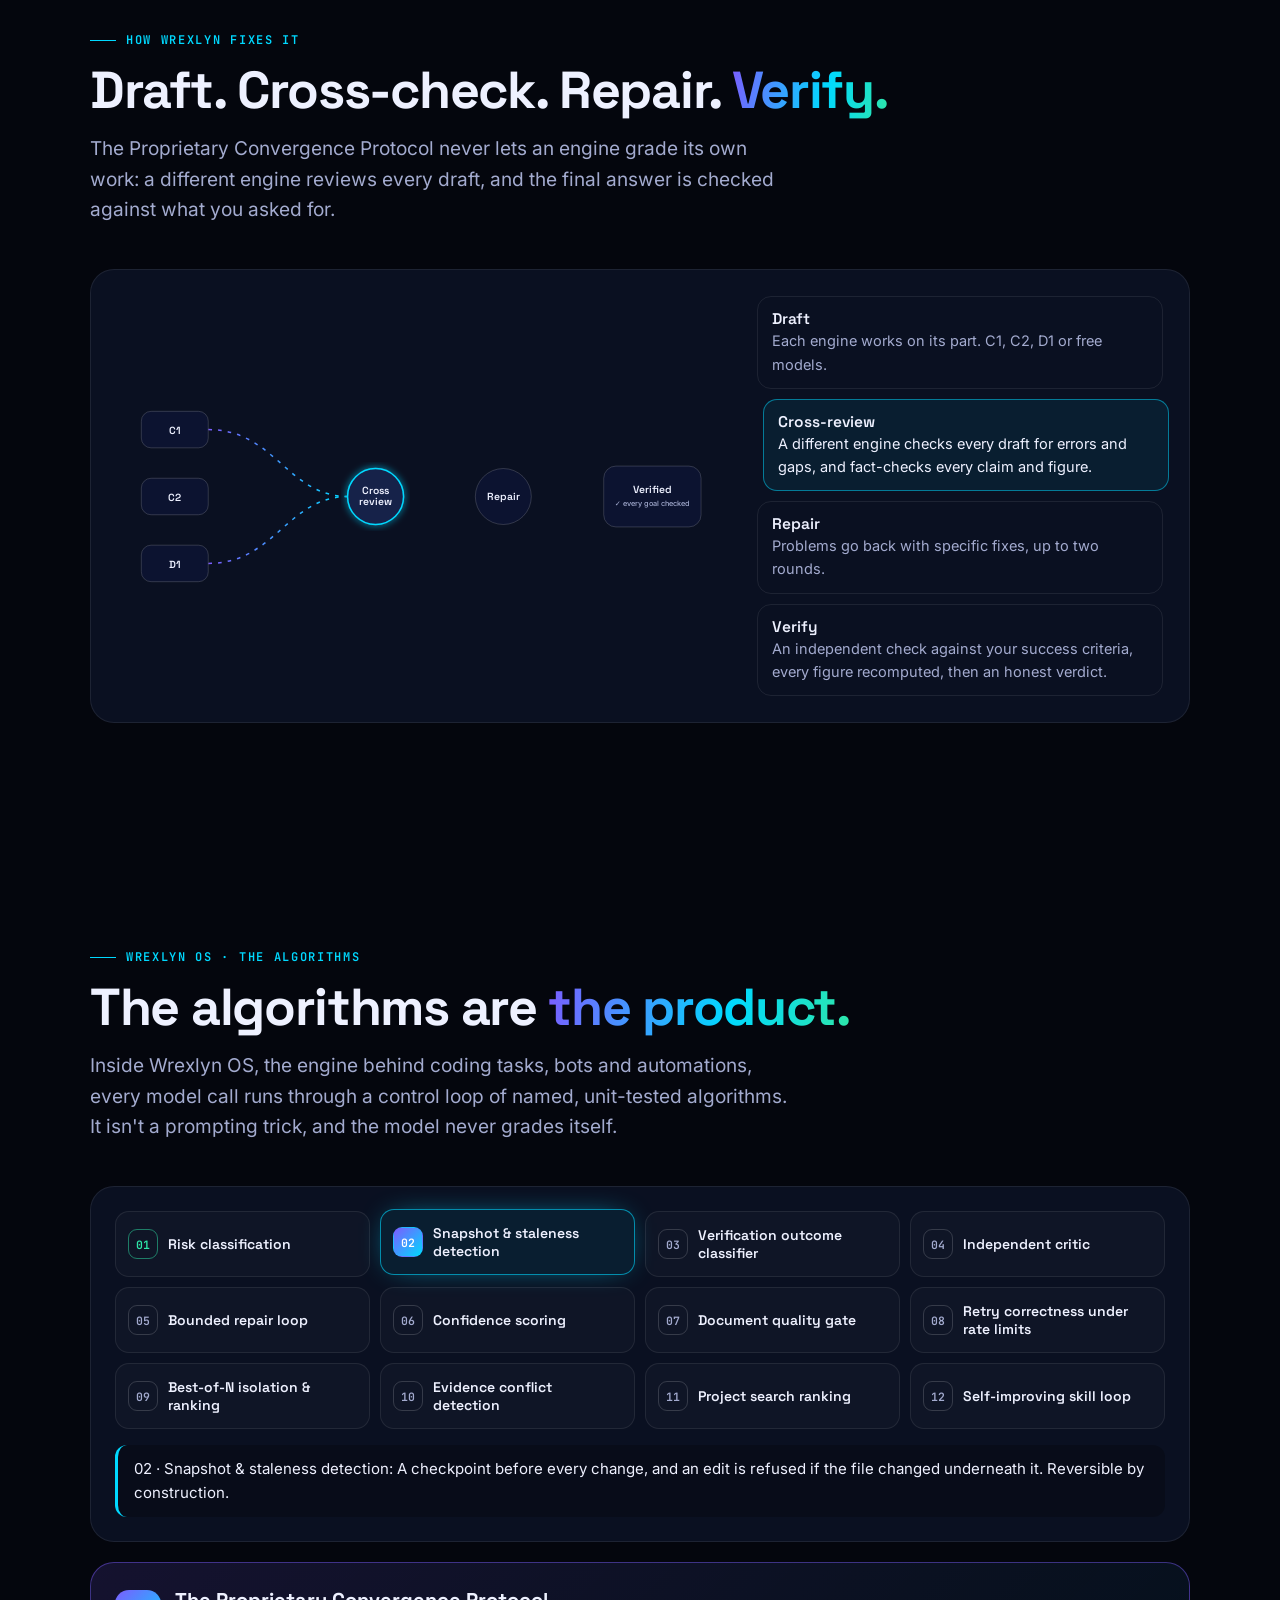
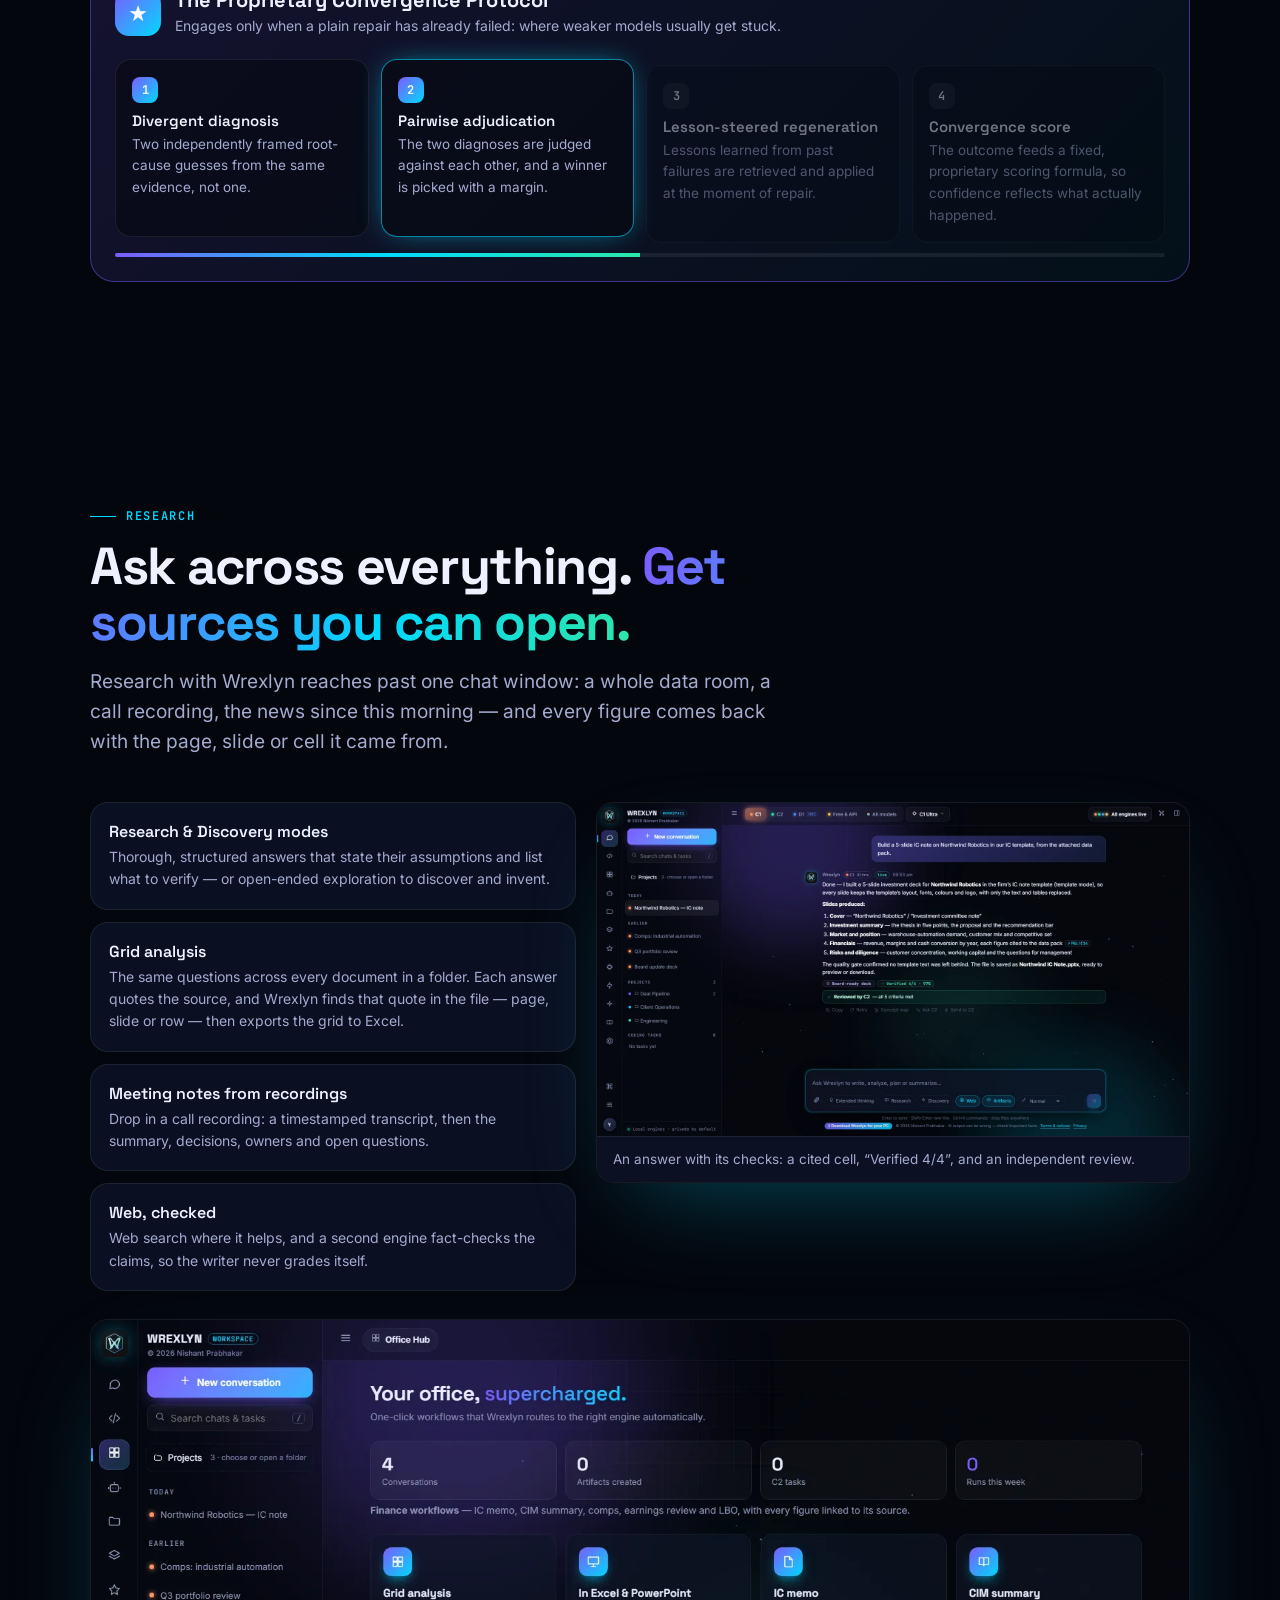
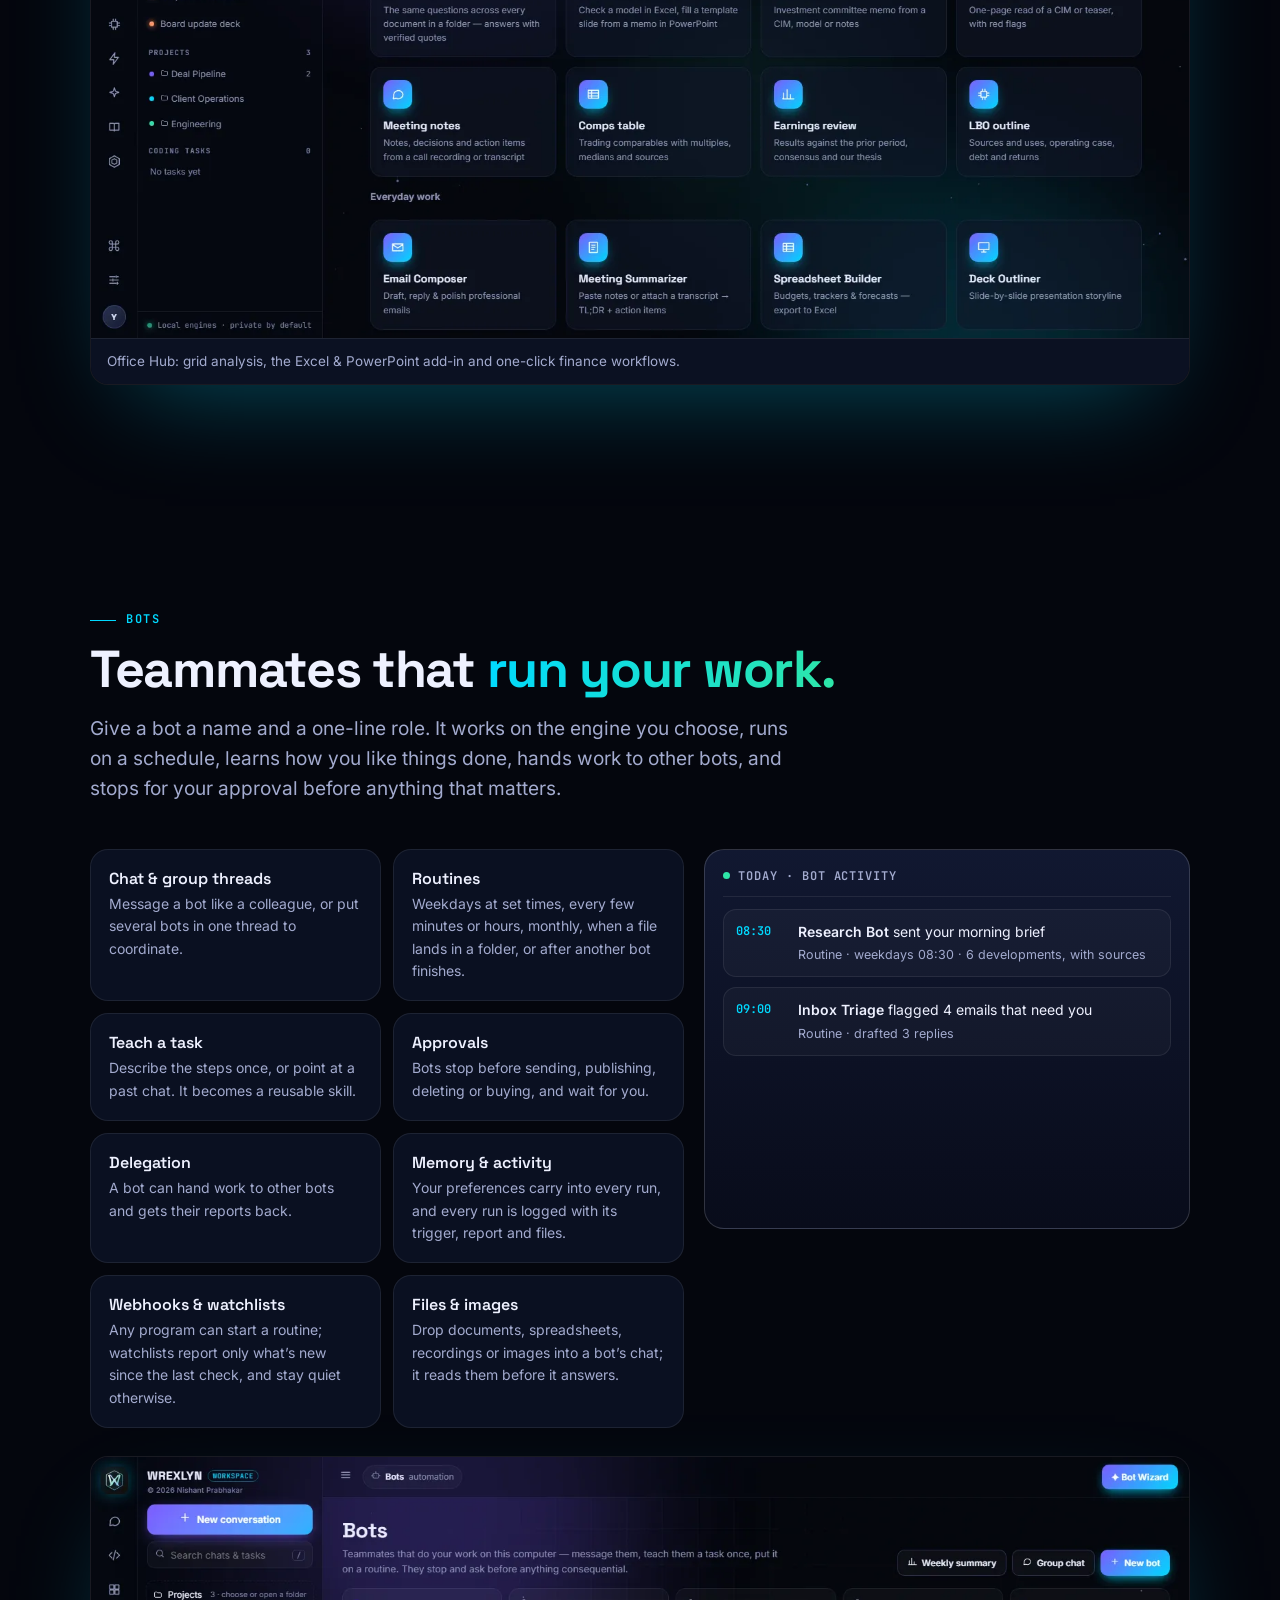
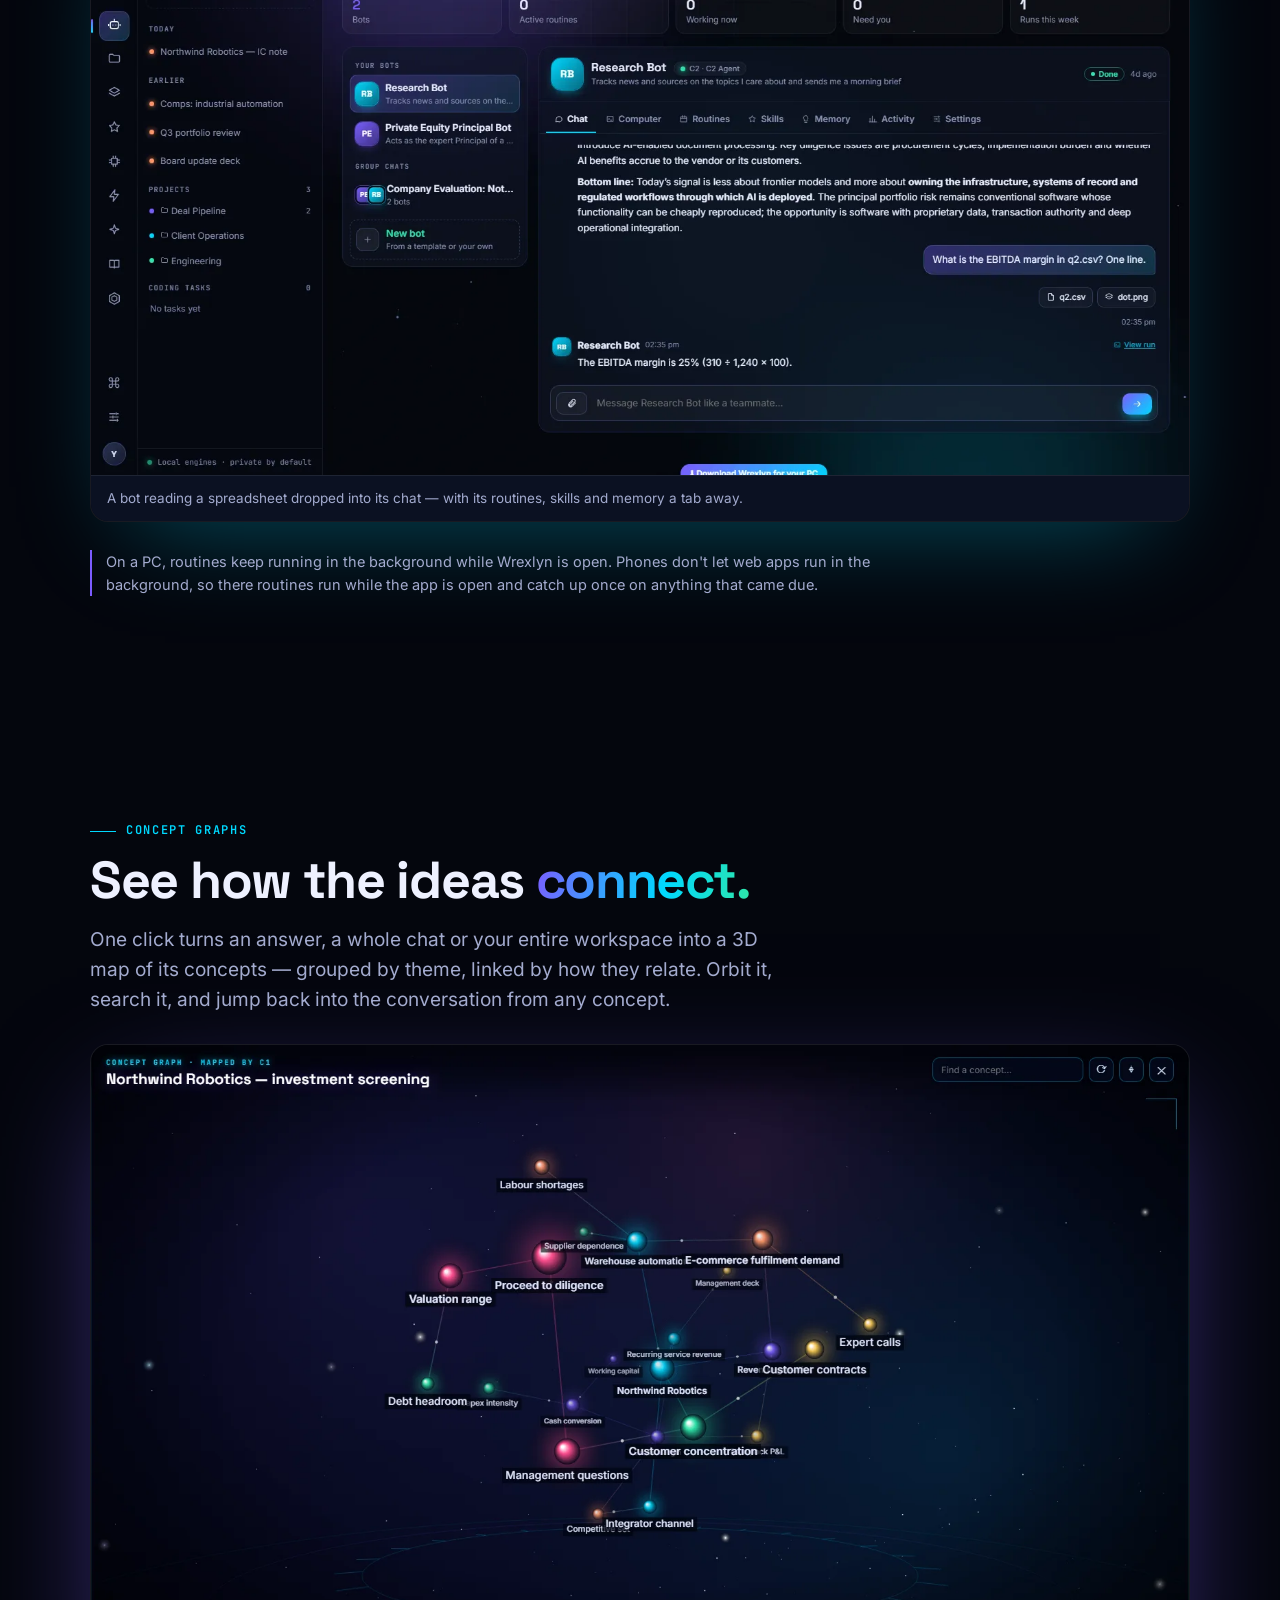
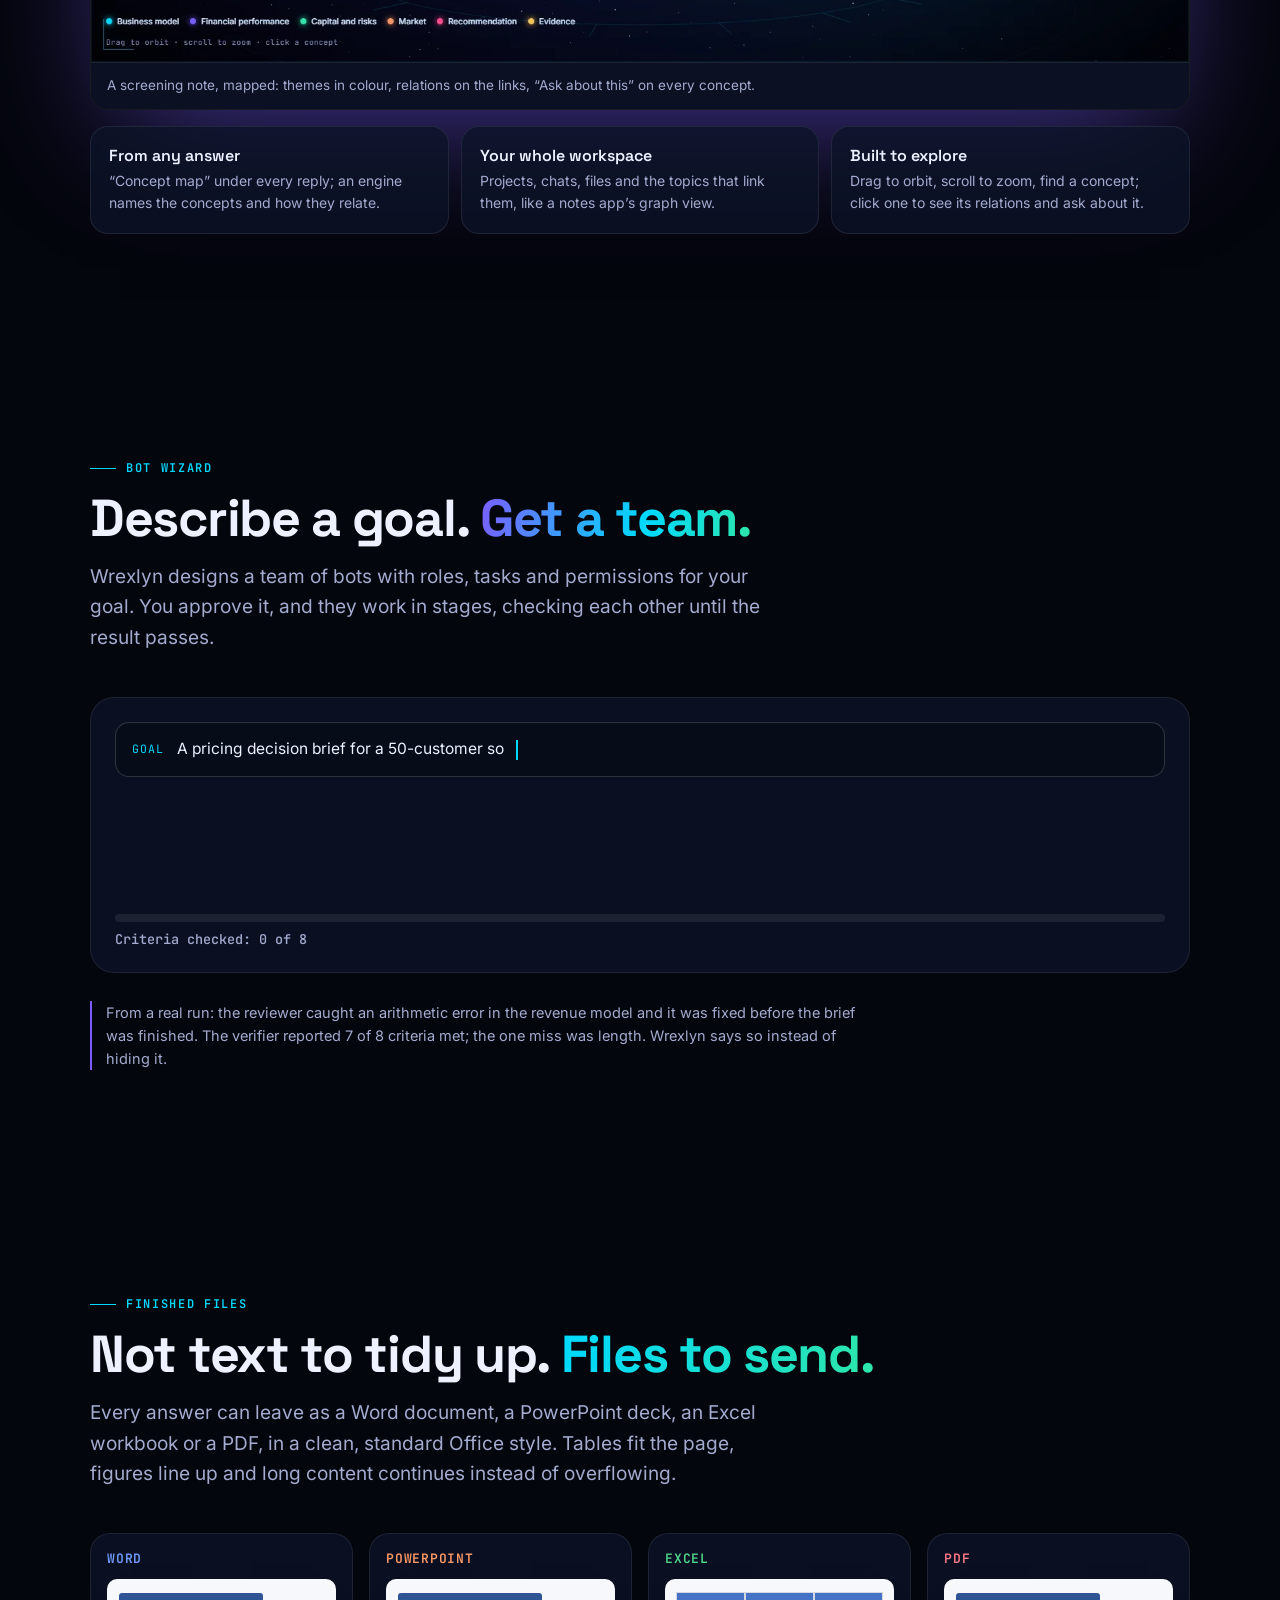
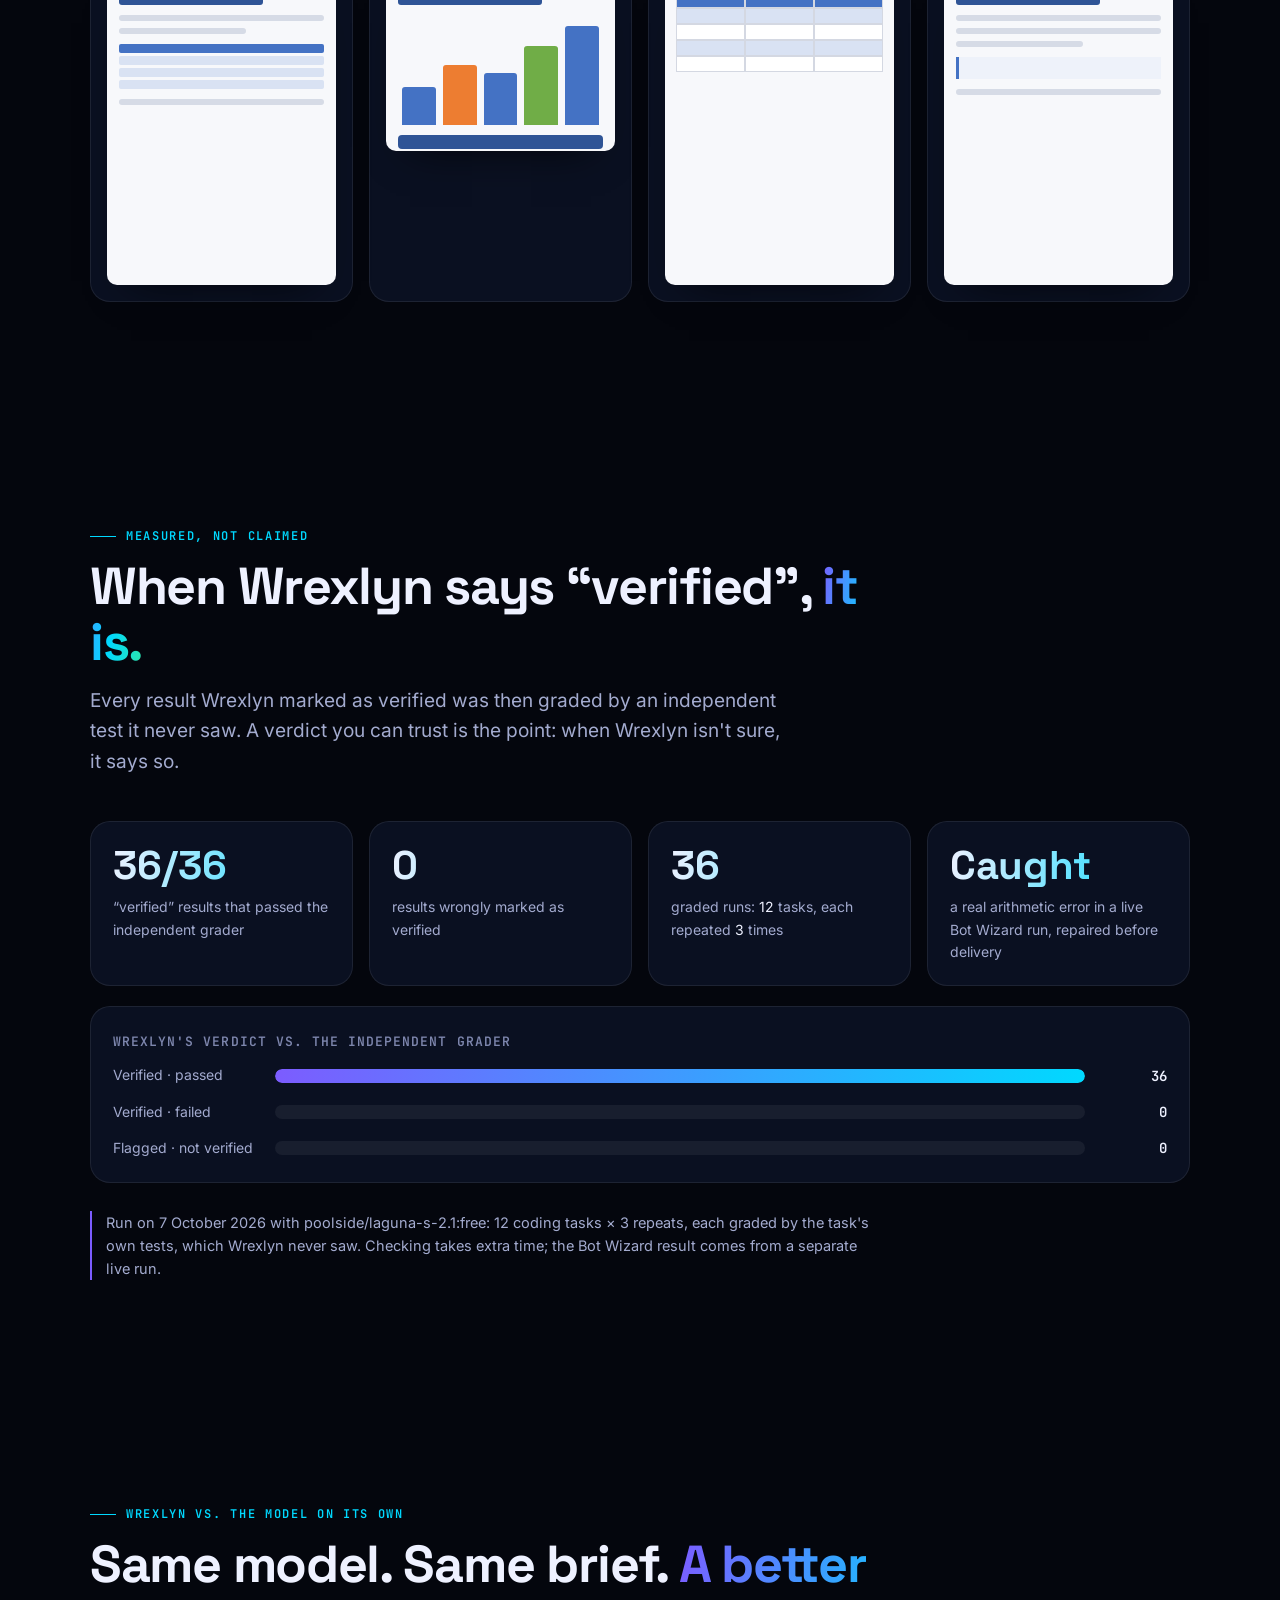
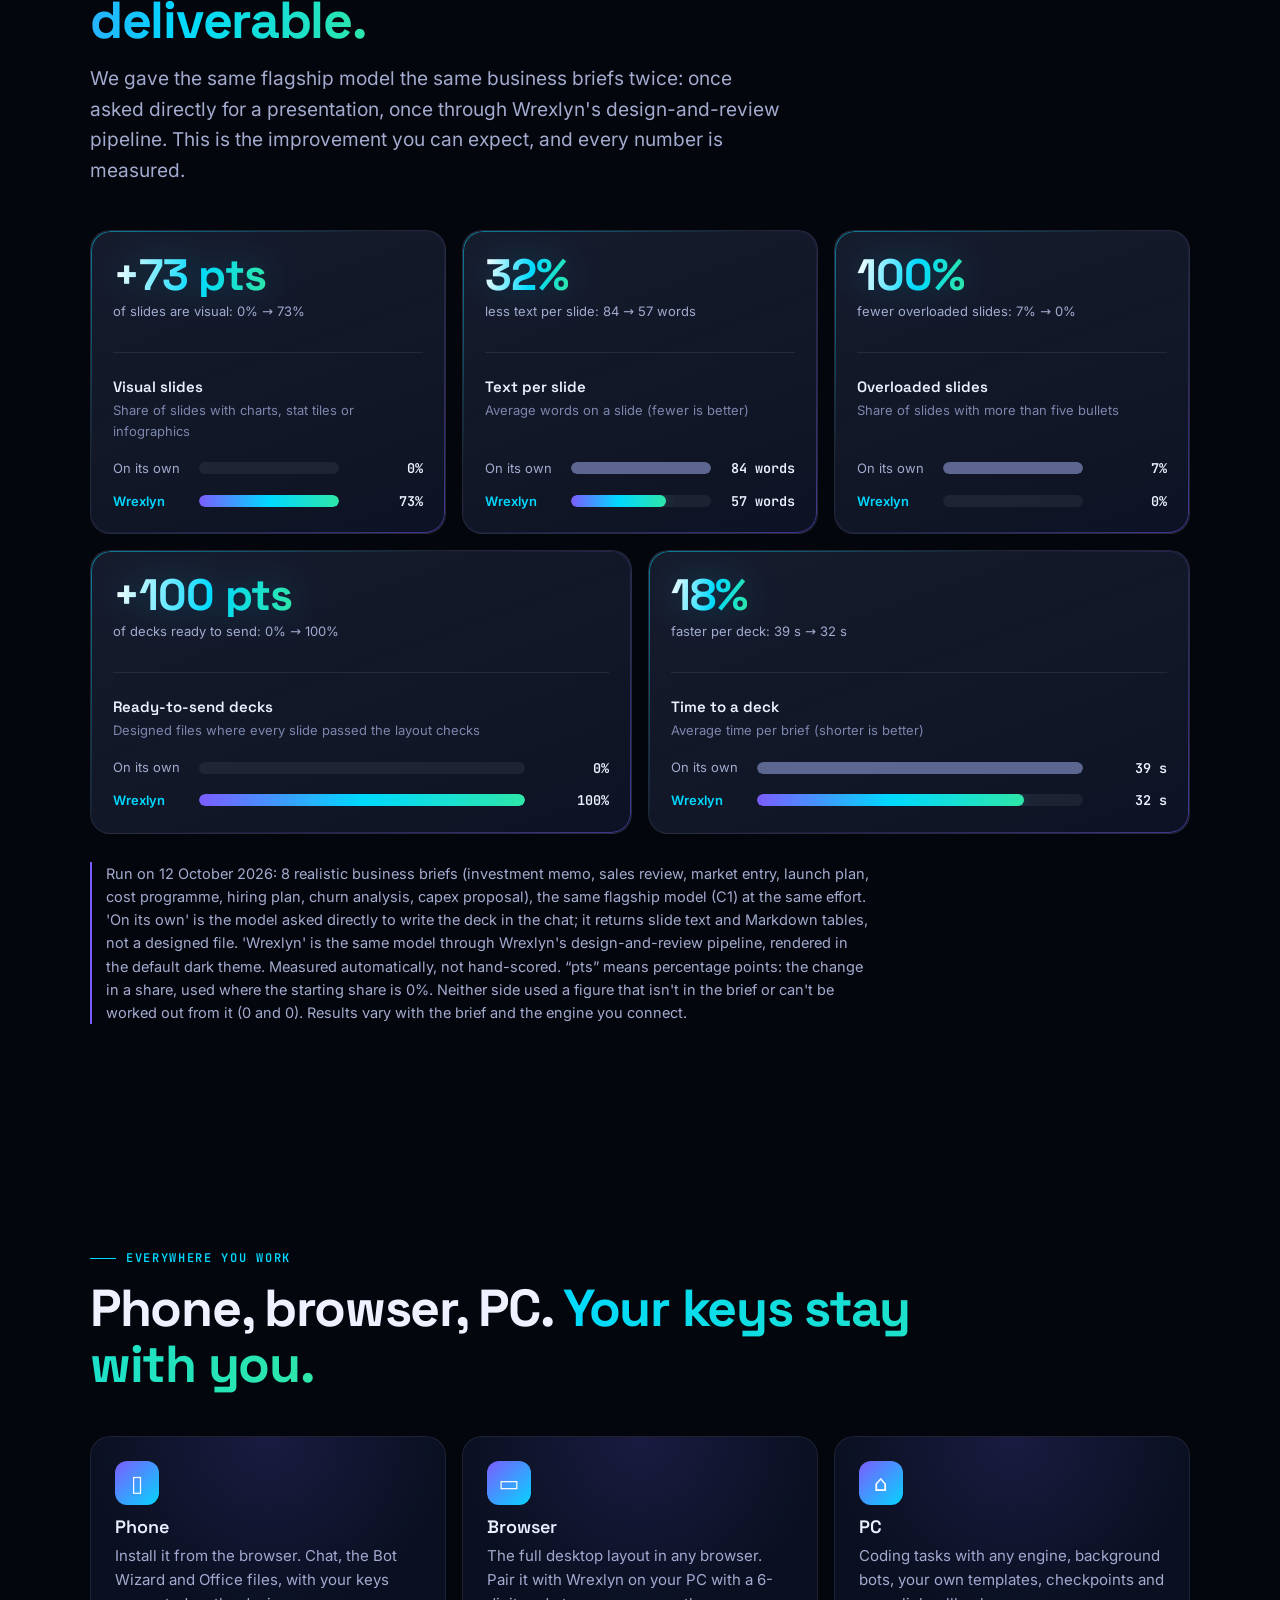
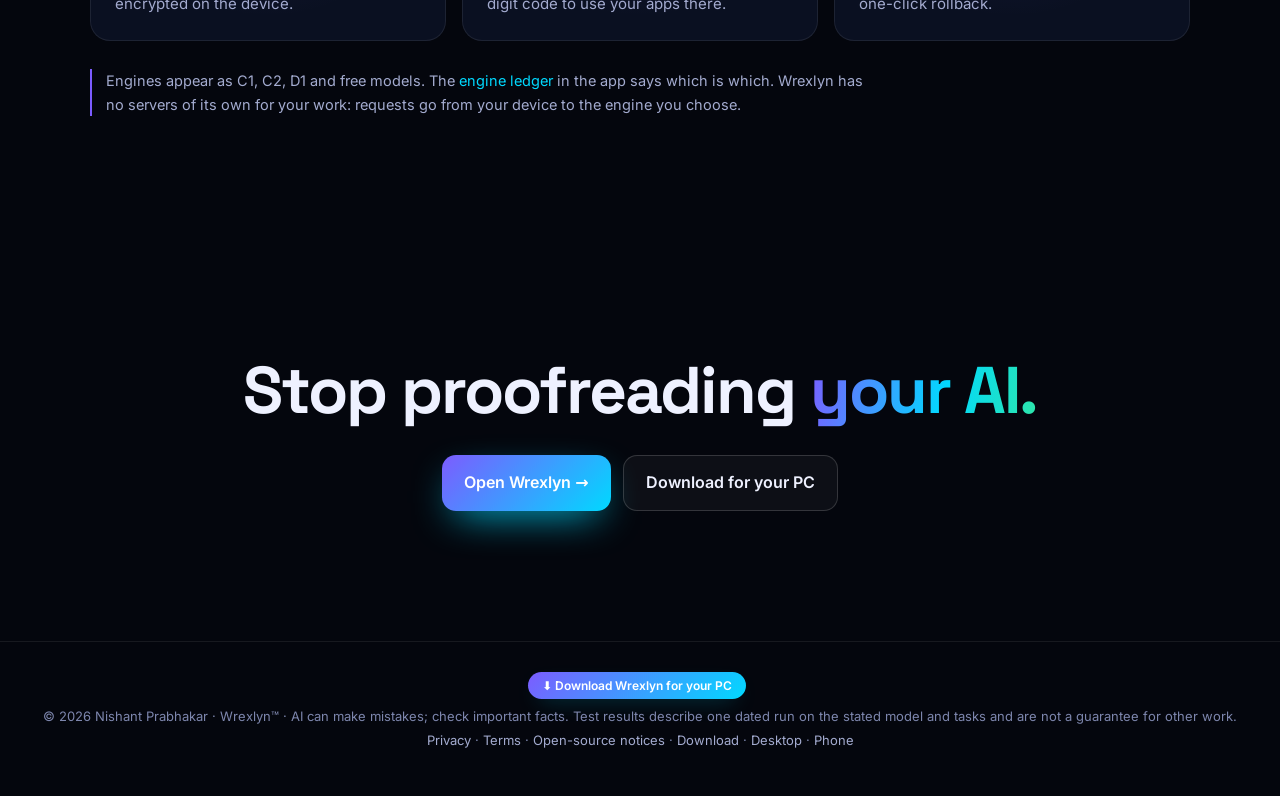
<file: why-wrexlyn-workspace/index.html>
<!doctype html>
<!-- Generated by wrexlyn-workspace/scripts/publish-why.js from mobile/pitch/index.html — edit the source, not this copy. -->
<html lang="en" data-app="https://wrexlyn.pages.dev">
<head>
<meta charset="utf-8">
<meta name="viewport" content="width=device-width,initial-scale=1,viewport-fit=cover">
<title>Why Wrexlyn Workspace — AI that checks its own work</title>
<meta name="description" content="Why Wrexlyn: several AI engines draft, cross-check, repair and verify your work, then hand you a finished Word, PowerPoint, Excel or PDF file. On your phone, in the browser and on your PC.">
<meta name="theme-color" content="#04060d">
<meta property="og:title" content="Why Wrexlyn Workspace — AI that checks its own work">
<meta property="og:description" content="Several engines draft, cross-check, repair and verify — then hand you a finished file.">
<link rel="icon" href="icon.svg" type="image/svg+xml">
<link rel="stylesheet" href="fonts/fonts.css">
<link rel="stylesheet" href="pitch.css">
</head>
<body>
<div class="aurora" aria-hidden="true"><i></i><i></i><i></i></div>
<div class="grid-bg" aria-hidden="true"></div>
<div class="progress" aria-hidden="true"><span id="prog"></span></div>

<header class="nav">
  <a class="brand" href="../index.html"><img src="icon.svg" alt=""><span><b>WREXLYN</b><small>Why Wrexlyn Workspace</small></span></a>
  <a class="cta-s cta-dl" href="https://wrexlyn.pages.dev/download/">⬇ Download</a><a class="cta-s" data-open-app href="https://wrexlyn.pages.dev/">Open Wrexlyn</a>
</header>

<main id="top">

<!-- ============================== HERO ============================== -->
<section class="hero">
  <div class="wrap hero-grid">
    <div>
      <span class="pill rv"><i class="dot"></i> Wrexlyn OS · Proprietary Convergence Protocol</span>
      <h1 class="rv d1">AI that <span class="grad">checks its own work.</span></h1>
      <p class="lede rv d2">Ask once. Several AI engines draft, review each other, fix what's wrong and check the result against your goal. Then you get a finished file you can send.</p>
      <div class="ctas rv d3"><a class="btn pri" data-open-app href="https://wrexlyn.pages.dev/">Open Wrexlyn →</a><a class="btn dl" href="https://wrexlyn.pages.dev/download/">⬇ Download for your PC</a><a class="btn" href="#how">See how it works</a></div>
    </div>
    <figure class="demo rv d2" aria-label="An answer being checked: a wrong figure is caught and corrected">
      <div class="demo-top"><i></i><i></i><i></i><span>Pricing brief · draft 1</span></div>
      <div class="demo-body">
        <p class="ln w90"></p><p class="ln w70"></p>
        <p class="claim">Annual recurring revenue: <b class="num" id="dNum">₹4.2 cr</b></p>
        <p class="ln w80"></p><p class="ln w60"></p>
        <div class="scan" aria-hidden="true"></div>
      </div>
      <div class="demo-foot">
        <span class="chip" id="dChip"><i class="spin"></i><span id="dTxt">Second engine reviewing…</span></span>
      </div>
    </figure>
  </div>
  <a class="scroll-cue" href="#problem" aria-label="Scroll down"><span></span></a>
</section>

<!-- ============================== PROBLEM ============================== -->
<section id="problem">
  <div class="wrap">
    <span class="kicker rv">The problem</span>
    <h2 class="t rv d1">One AI answer is a <span class="grad2">first draft.</span></h2>
    <p class="lede rv d2">It sounds sure even when it's wrong, and checking it becomes your job.</p>
    <div class="three">
      <div class="card rv d1"><span class="big">?</span><h3>Confident, not checked</h3><p>A single model writes and grades its own answer. Nothing independent stands between a mistake and you.</p></div>
      <div class="card rv d2"><span class="big">✎</span><h3>You do the proofreading</h3><p>Figures, logic and formatting all need checking by hand before anything goes to a client or a board.</p></div>
      <div class="card rv d3"><span class="big">⧉</span><h3>Text, not a deliverable</h3><p>You still copy it into Word or PowerPoint and fix the layout yourself.</p></div>
    </div>
  </div>
</section>

<!-- ============================== HOW ============================== -->
<section id="how">
  <div class="wrap">
    <span class="kicker rv">How Wrexlyn fixes it</span>
    <h2 class="t rv d1">Draft. Cross-check. Repair. <span class="grad">Verify.</span></h2>
    <p class="lede rv d2">The Proprietary Convergence Protocol never lets an engine grade its own work: a different engine reviews every draft, and the final answer is checked against what you asked for.</p>
    <div class="flow rv d2" id="flow">
      <svg viewBox="0 0 1000 360" role="img" aria-label="Three engines feed drafts into a cross-review, then repair, then verification, producing a verified result">
        <defs>
          <linearGradient id="gA" x1="0" x2="1"><stop offset="0" stop-color="#7c5cff"/><stop offset="1" stop-color="#00d9ff"/></linearGradient>
          <linearGradient id="gB" x1="0" x2="1"><stop offset="0" stop-color="#00d9ff"/><stop offset="1" stop-color="#2ee6a8"/></linearGradient>
          <filter id="glow"><feGaussianBlur stdDeviation="6" result="b"/><feMerge><feMergeNode in="b"/><feMergeNode in="SourceGraphic"/></feMerge></filter>
        </defs>
        <g class="wires">
          <path id="w1" d="M150 70 C 260 70, 280 180, 380 180"/>
          <path id="w2" d="M150 180 L 380 180"/>
          <path id="w3" d="M150 290 C 260 290, 280 180, 380 180"/>
          <path id="w4" d="M470 180 L 590 180"/>
          <path id="w5" d="M680 180 L 800 180"/>
        </g>
        <g class="pulses"><circle r="5" class="p p1"/><circle r="5" class="p p2"/><circle r="5" class="p p3"/><circle r="5" class="p p4"/><circle r="5" class="p p5"/></g>
        <g class="node eng" data-step="0"><rect x="40" y="40" width="110" height="60" rx="16"/><text x="95" y="77">C1</text></g>
        <g class="node eng" data-step="0"><rect x="40" y="150" width="110" height="60" rx="16"/><text x="95" y="187">C2</text></g>
        <g class="node eng" data-step="0"><rect x="40" y="260" width="110" height="60" rx="16"/><text x="95" y="297">D1</text></g>
        <g class="node st" data-step="1"><circle cx="425" cy="180" r="46"/><text x="425" y="176">Cross</text><text x="425" y="194">review</text></g>
        <g class="node st" data-step="2"><circle cx="635" cy="180" r="46"/><text x="635" y="185">Repair</text></g>
        <g class="node out" data-step="3"><rect x="800" y="130" width="160" height="100" rx="20"/><text x="880" y="174">Verified</text><text x="880" y="196" class="sm">✓ every goal checked</text></g>
      </svg>
      <ol class="steps">
        <li data-step="0"><b>Draft</b> Each engine works on its part. C1, C2, D1 or free models.</li>
        <li data-step="1"><b>Cross-review</b> A different engine checks every draft for errors and gaps, and fact-checks every claim and figure.</li>
        <li data-step="2"><b>Repair</b> Problems go back with specific fixes, up to two rounds.</li>
        <li data-step="3"><b>Verify</b> An independent check against your success criteria, every figure recomputed, then an honest verdict.</li>
      </ol>
    </div>
  </div>
</section>

<!-- ============================== ALGORITHMS ============================== -->
<section id="algorithms">
  <div class="wrap">
    <span class="kicker rv">Wrexlyn OS · the algorithms</span>
    <h2 class="t rv d1">The algorithms are <span class="grad">the product.</span></h2>
    <p class="lede rv d2">Inside Wrexlyn OS, the engine behind coding tasks, bots and automations, every model call runs through a control loop of named, unit-tested algorithms. It isn't a prompting trick, and the model never grades itself.</p>
    <div class="algo rv d2" id="algo">
      <div class="algo-grid">
        <button type="button" class="alg" data-d="Every command is classified by what it actually does, not by what the model says it does. Destructive actions always need fresh approval."><i>01</i>Risk classification</button>
        <button type="button" class="alg" data-d="A checkpoint before every change, and an edit is refused if the file changed underneath it. Reversible by construction."><i>02</i>Snapshot &amp; staleness detection</button>
        <button type="button" class="alg" data-d="Real build and test results always outrank opinions. Required and advisory evidence are combined by a fixed precedence, not a guess."><i>03</i>Verification outcome classifier</button>
        <button type="button" class="alg" data-d="A second opinion with no tools, no memory of writing the change and nothing to gain from agreeing."><i>04</i>Independent critic</button>
        <button type="button" class="alg" data-d="Fixes are limited and targeted. It stops asking twice for a fix that didn't change anything."><i>05</i>Bounded repair loop</button>
        <button type="button" class="alg" data-d="One confidence number, derived from evidence, never asserted by the model."><i>06</i>Confidence scoring</button>
        <button type="button" class="alg" data-d="A deterministic checker inspects every Word, Excel, PowerPoint and PDF before it's written, and fails closed if something is wrong."><i>07</i>Document quality gate</button>
        <button type="button" class="alg" data-d="Retries that never repeat an action twice when a provider slows down or rate-limits."><i>08</i>Retry correctness under rate limits</button>
        <button type="button" class="alg" data-d="Hard tasks are attempted several ways in isolated copies; each attempt is verified independently and only the best one is applied."><i>09</i>Best-of-N isolation &amp; ranking</button>
        <button type="button" class="alg" data-d="Figures are recorded with their source. A new claim that contradicts an old one is flagged, never quietly overwritten."><i>10</i>Evidence conflict detection</button>
        <button type="button" class="alg" data-d="The right files are found before anything is changed, ranked by relevance and recent activity."><i>11</i>Project search ranking</button>
        <button type="button" class="alg" data-d="Every skill tracks real outcomes; what works is promoted, what fails is revised — with your approval."><i>12</i>Self-improving skill loop</button>
      </div>
      <p class="algo-d" id="algoD" aria-live="polite"></p>
    </div>

    <div class="pcp rv d2" id="pcp">
      <div class="pcp-head"><span class="star">★</span><div><b>The Proprietary Convergence Protocol</b><small>Engages only when a plain repair has already failed: where weaker models usually get stuck.</small></div></div>
      <ol class="pcp-steps">
        <li><i>1</i><b>Divergent diagnosis</b><span>Two independently framed root-cause guesses from the same evidence, not one.</span></li>
        <li><i>2</i><b>Pairwise adjudication</b><span>The two diagnoses are judged against each other, and a winner is picked with a margin.</span></li>
        <li><i>3</i><b>Lesson-steered regeneration</b><span>Lessons learned from past failures are retrieved and applied at the moment of repair.</span></li>
        <li><i>4</i><b>Convergence score</b><span>The outcome feeds a fixed, proprietary scoring formula, so confidence reflects what actually happened.</span></li>
      </ol>
      <div class="pcp-bar"><span id="pcpBar"></span></div>
    </div>
  </div>
</section>

<!-- ============================== RESEARCH ============================== -->
<section id="research">
  <div class="wrap">
    <span class="kicker rv">Research</span>
    <h2 class="t rv d1">Ask across everything. <span class="grad">Get sources you can open.</span></h2>
    <p class="lede rv d2">Research with Wrexlyn reaches past one chat window: a whole data room, a call recording, the news since this morning — and every figure comes back with the page, slide or cell it came from.</p>
    <div class="rs-grid">
      <div class="rs-feats">
        <div class="bf rv d1"><b>Research &amp; Discovery modes</b><span>Thorough, structured answers that state their assumptions and list what to verify — or open-ended exploration to discover and invent.</span></div>
        <div class="bf rv d1"><b>Grid analysis</b><span>The same questions across every document in a folder. Each answer quotes the source, and Wrexlyn finds that quote in the file — page, slide or row — then exports the grid to Excel.</span></div>
        <div class="bf rv d2"><b>Meeting notes from recordings</b><span>Drop in a call recording: a timestamped transcript, then the summary, decisions, owners and open questions.</span></div>
        <div class="bf rv d2"><b>Web, checked</b><span>Web search where it helps, and a second engine fact-checks the claims, so the writer never grades itself.</span></div>
      </div>
      <figure class="shot rv d2"><img src="shots/why-answer.webp" alt="A Wrexlyn answer: a 5-slide IC note for Northwind Robotics built in the firm’s template, a figure cited to a cell in the data pack, Verified 4 of 4 and an independent review with all five criteria met" loading="lazy" width="1600" height="900"><figcaption>An answer with its checks: a cited cell, “Verified 4/4”, and an independent review.</figcaption></figure>
    </div>
    <figure class="shot wide rv"><img src="shots/why-office.webp" alt="Office Hub: Grid analysis, the Excel and PowerPoint add-in, IC memo, CIM summary, meeting notes, comps table, earnings review and LBO outline" loading="lazy" width="1600" height="900"><figcaption>Office Hub: grid analysis, the Excel &amp; PowerPoint add-in and one-click finance workflows.</figcaption></figure>
  </div>
</section>

<!-- ============================== BOTS ============================== -->
<section id="bots">
  <div class="wrap">
    <span class="kicker rv">Bots</span>
    <h2 class="t rv d1">Teammates that <span class="grad2">run your work.</span></h2>
    <p class="lede rv d2">Give a bot a name and a one-line role. It works on the engine you choose, runs on a schedule, learns how you like things done, hands work to other bots, and stops for your approval before anything that matters.</p>
    <div class="bots-grid">
      <div class="bots-feats">
        <div class="bf rv d1"><b>Chat &amp; group threads</b><span>Message a bot like a colleague, or put several bots in one thread to coordinate.</span></div>
        <div class="bf rv d1"><b>Routines</b><span>Weekdays at set times, every few minutes or hours, monthly, when a file lands in a folder, or after another bot finishes.</span></div>
        <div class="bf rv d2"><b>Teach a task</b><span>Describe the steps once, or point at a past chat. It becomes a reusable skill.</span></div>
        <div class="bf rv d2"><b>Approvals</b><span>Bots stop before sending, publishing, deleting or buying, and wait for you.</span></div>
        <div class="bf rv d3"><b>Delegation</b><span>A bot can hand work to other bots and gets their reports back.</span></div>
        <div class="bf rv d3"><b>Memory &amp; activity</b><span>Your preferences carry into every run, and every run is logged with its trigger, report and files.</span></div>
        <div class="bf rv d3"><b>Webhooks &amp; watchlists</b><span>Any program can start a routine; watchlists report only what’s new since the last check, and stay quiet otherwise.</span></div>
        <div class="bf rv d3"><b>Files &amp; images</b><span>Drop documents, spreadsheets, recordings or images into a bot’s chat; it reads them before it answers.</span></div>
      </div>
      <div class="feed rv d2" id="feed" aria-label="An example day of bot activity">
        <div class="feed-h"><span class="dot"></span> Today · bot activity</div>
        <ul id="feedList"></ul>
      </div>
    </div>
    <figure class="shot wide rv"><img src="shots/why-bots.webp" alt="The Bots screen: a research bot reads an attached spreadsheet and answers with the EBITDA margin, with tabs for Computer, Routines, Skills, Memory, Activity and Settings" loading="lazy" width="1600" height="900"><figcaption>A bot reading a spreadsheet dropped into its chat — with its routines, skills and memory a tab away.</figcaption></figure>
    <p class="note rv">On a PC, routines keep running in the background while Wrexlyn is open. Phones don't let web apps run in the background, so there routines run while the app is open and catch up once on anything that came due.</p>
  </div>
</section>

<!-- ============================== CONCEPT GRAPHS ============================== -->
<section id="graphs">
  <div class="wrap">
    <span class="kicker rv">Concept graphs</span>
    <h2 class="t rv d1">See how the ideas <span class="grad">connect.</span></h2>
    <p class="lede rv d2">One click turns an answer, a whole chat or your entire workspace into a 3D map of its concepts — grouped by theme, linked by how they relate. Orbit it, search it, and jump back into the conversation from any concept.</p>
    <figure class="shot wide space rv d2"><img src="shots/why-graph.webp" alt="A 3D concept graph of a Northwind Robotics investment screening: 22 concepts in six colour-coded themes — business model, financial performance, capital and risks, market, recommendation and evidence — floating in a starfield" loading="lazy" width="1600" height="900"><figcaption>A screening note, mapped: themes in colour, relations on the links, “Ask about this” on every concept.</figcaption></figure>
    <div class="gr-feats">
      <div class="bf rv d1"><b>From any answer</b><span>“Concept map” under every reply; an engine names the concepts and how they relate.</span></div>
      <div class="bf rv d2"><b>Your whole workspace</b><span>Projects, chats, files and the topics that link them, like a notes app’s graph view.</span></div>
      <div class="bf rv d3"><b>Built to explore</b><span>Drag to orbit, scroll to zoom, find a concept; click one to see its relations and ask about it.</span></div>
    </div>
  </div>
</section>

<!-- ============================== BOT WIZARD ============================== -->
<section id="team">
  <div class="wrap">
    <span class="kicker rv">Bot Wizard</span>
    <h2 class="t rv d1">Describe a goal. <span class="grad">Get a team.</span></h2>
    <p class="lede rv d2">Wrexlyn designs a team of bots with roles, tasks and permissions for your goal. You approve it, and they work in stages, checking each other until the result passes.</p>
    <div class="wiz rv d2" id="wiz">
      <div class="wiz-ask"><span class="mono">Goal</span><span id="wizType" class="typed"></span><i class="caret"></i></div>
      <div class="wiz-team" id="wizTeam">
        <div class="bot"><b>Market Researcher</b><small>C1 · web research</small><em>waiting</em></div>
        <div class="bot"><b>Revenue Modeller</b><small>C2 · numbers</small><em>waiting</em></div>
        <div class="bot"><b>Competitor Analyst</b><small>D1 · research</small><em>waiting</em></div>
        <div class="bot"><b>Brief Writer</b><small>C1 · writing</small><em>waiting</em></div>
        <div class="bot"><b>Verifier</b><small>Independent check</small><em>waiting</em></div>
      </div>
      <div class="wiz-verdict"><div class="bar"><span id="wizBar"></span></div><p id="wizV">Criteria checked: 0 of 8</p></div>
    </div>
    <p class="note rv">From a real run: the reviewer caught an arithmetic error in the revenue model and it was fixed before the brief was finished. The verifier reported 7 of 8 criteria met; the one miss was length. Wrexlyn says so instead of hiding it.</p>
  </div>
</section>

<!-- ============================== FILES ============================== -->
<section id="files">
  <div class="wrap">
    <span class="kicker rv">Finished files</span>
    <h2 class="t rv d1">Not text to tidy up. <span class="grad2">Files to send.</span></h2>
    <p class="lede rv d2">Every answer can leave as a Word document, a PowerPoint deck, an Excel workbook or a PDF, in a clean, standard Office style. Tables fit the page, figures line up and long content continues instead of overflowing.</p>
    <div class="files rv d2" id="filesBox">
      <div class="fcard doc"><div class="fh">Word</div><div class="page"><i class="t1"></i><i class="l"></i><i class="l s"></i><div class="tbl"><i></i><i></i><i></i><i></i></div><i class="l"></i></div></div>
      <div class="fcard ppt"><div class="fh">PowerPoint</div><div class="page wide"><i class="t1"></i><div class="bars"><i></i><i></i><i></i><i></i><i></i></div><i class="cb"></i></div></div>
      <div class="fcard xls"><div class="fh">Excel</div><div class="page"><div class="cells"><i></i><i></i><i></i><i></i><i></i><i></i><i></i><i></i><i></i><i></i><i></i><i></i><i></i><i></i><i></i></div></div></div>
      <div class="fcard pdf"><div class="fh">PDF</div><div class="page"><i class="t1"></i><i class="l"></i><i class="l"></i><i class="l s"></i><i class="q"></i><i class="l"></i></div></div>
    </div>
  </div>
</section>

<!-- ============================== PROOF ============================== -->
<section id="proof">
  <div class="wrap">
    <span class="kicker rv">Measured, not claimed</span>
    <h2 class="t rv d1">When Wrexlyn says “verified”, <span class="grad">it is.</span></h2>
    <p class="lede rv d2">Every result Wrexlyn marked as verified was then graded by an independent test it never saw. A verdict you can trust is the point: when Wrexlyn isn't sure, it says so.</p>
    <div class="stats" id="stats">
      <div class="stat rv d1"><b data-k="verified">–</b><span>“verified” results that passed the independent grader</span></div>
      <div class="stat rv d2"><b data-k="false">–</b><span>results wrongly marked as verified</span></div>
      <div class="stat rv d3"><b data-k="runs">–</b><span>graded runs: <em data-k="tasks">–</em> tasks, each repeated <em data-k="repeats">–</em> times</span></div>
      <div class="stat rv d4"><b>Caught</b><span>a real arithmetic error in a live Bot Wizard run, repaired before delivery</span></div>
    </div>
    <div class="chart rv d2" id="chart" aria-label="How Wrexlyn's verdicts compared with the independent grader"></div>
    <p class="note rv" id="proofNote">Loading the measured report…</p>
  </div>
</section>

<!-- ============================== VS BASE MODEL ============================== -->
<section id="vsbase">
  <div class="wrap">
    <span class="kicker rv">Wrexlyn vs. the model on its own</span>
    <h2 class="t rv d1">Same model. Same brief. <span class="grad">A better deliverable.</span></h2>
    <p class="lede rv d2">We gave the same flagship model the same business briefs twice: once asked directly for a presentation, once through Wrexlyn's design-and-review pipeline. This is the improvement you can expect, and every number is measured.</p>
    <div class="duel" id="duel"></div>
    <p class="note rv" id="vsNote">Loading the measured comparison…</p>
  </div>
</section>

<!-- ============================== EVERYWHERE ============================== -->
<section id="everywhere">
  <div class="wrap">
    <span class="kicker rv">Everywhere you work</span>
    <h2 class="t rv d1">Phone, browser, PC. <span class="grad2">Your keys stay with you.</span></h2>
    <div class="three">
      <div class="card rv d1"><span class="big">▯</span><h3>Phone</h3><p>Install it from the browser. Chat, the Bot Wizard and Office files, with your keys encrypted on the device.</p></div>
      <div class="card rv d2"><span class="big">▭</span><h3>Browser</h3><p>The full desktop layout in any browser. Pair it with Wrexlyn on your PC with a 6-digit code to use your apps there.</p></div>
      <div class="card rv d3"><span class="big">⌂</span><h3>PC</h3><p>Coding tasks with any engine, background bots, your own templates, checkpoints and one-click rollback.</p></div>
    </div>
    <p class="note rv">Engines appear as C1, C2, D1 and free models. The <a href="https://wrexlyn.pages.dev/?ledger">engine ledger</a> in the app says which is which. Wrexlyn has no servers of its own for your work: requests go from your device to the engine you choose.</p>
  </div>
</section>

<!-- ============================== CTA ============================== -->
<section class="closing">
  <div class="wrap">
    <h2 class="rv">Stop proofreading <span class="grad">your AI.</span></h2>
    <div class="ctas rv d1"><a class="btn pri" data-open-app href="https://wrexlyn.pages.dev/">Open Wrexlyn →</a><a class="btn" href="https://wrexlyn.pages.dev/download/">Download for your PC</a></div>
  </div>
</section>
</main>

<footer class="foot">
  <a class="dl-foot" href="https://wrexlyn.pages.dev/download/">⬇ Download Wrexlyn for your PC</a><br>
  © <span class="cr-yr">2026</span> Nishant Prabhakar · Wrexlyn™ · AI can make mistakes; check important facts. Test results describe one dated run on the stated model and tasks and are not a guarantee for other work.<br>
  <a href="https://wrexlyn.pages.dev/legal/privacy.html">Privacy</a> · <a href="https://wrexlyn.pages.dev/legal/terms.html">Terms</a> · <a href="https://wrexlyn.pages.dev/legal/notices.html">Open-source notices</a> · <a href="https://wrexlyn.pages.dev/download/">Download</a> · <a href="https://wrexlyn.pages.dev/desktop/">Desktop</a> · <a href="https://wrexlyn.pages.dev/?phone">Phone</a>
</footer>
<script src="pitch.js"></script>
</body>
</html>
</file>
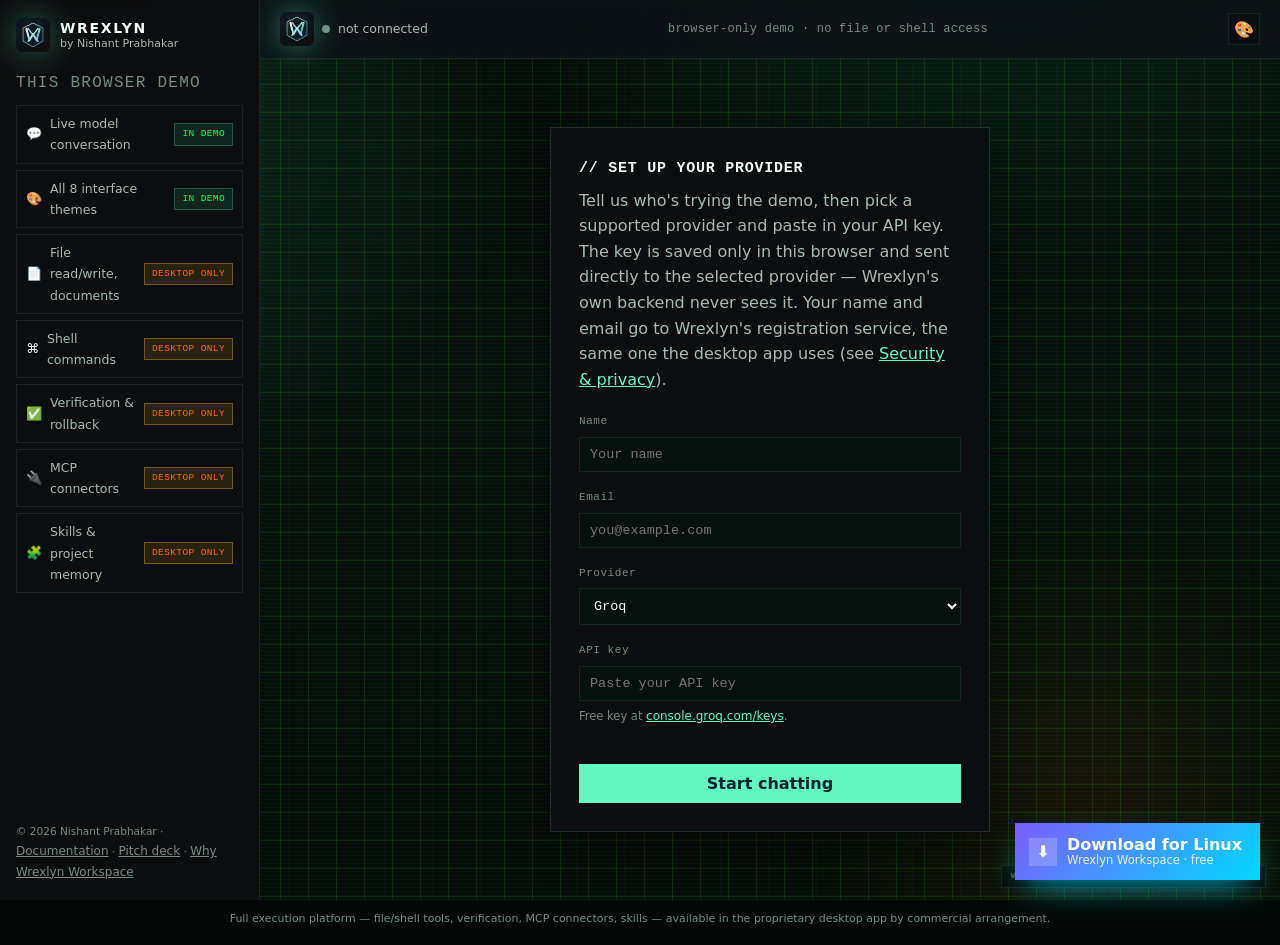
<file: demo.html>
<!doctype html>
<html lang="en">
<head>
<meta charset="utf-8" />
<meta name="viewport" content="width=device-width, initial-scale=1, viewport-fit=cover" />
<title>Wrexlyn — Chat Demo</title>
<meta name="description" content="Browser-only chat demo of Wrexlyn — choose a supported provider, bring your own API key, and talk to the model in the real Wrexlyn interface." />
<link rel="canonical" href="https://nishantsprabhakar.github.io/wrexlynwebsite/demo.html" />
<meta property="og:title" content="Wrexlyn — Limited Chat Demo" />
<meta property="og:description" content="Experience the Wrexlyn interface with a supported model provider in a clearly scoped browser demonstration." />
<meta property="og:image" content="https://nishantsprabhakar.github.io/wrexlynwebsite/og.png" />
<meta property="og:type" content="website" />
<link rel="icon" href="icon-512.png" />
<link rel="stylesheet" href="style.css?v=20260825c" />
<link rel="stylesheet" href="wrexlyn-theme.css?v=20260828a" />
<script>
  // Applied before first paint so switching pages (or reloading) never flashes the wrong theme.
  // Fallback matches the real app's own default of "tactical" when nothing is saved yet.
  (function () {
    try {
      var saved = localStorage.getItem("wrexlyn-theme");
      var theme = saved || "tactical";
      if (theme !== "space") document.documentElement.setAttribute("data-theme", theme);
    } catch (e) {}
  })();
</script>
</head>
<body class="wrexlyn-site">
<a class="global-skip" href="#main-content">Skip to demo</a>

<div id="tactical-grid" aria-hidden="true"></div>
<div id="tactical-scanline" aria-hidden="true"></div>

<div class="app-shell" id="main-content">
  <aside class="sidebar">
    <div class="sidebar-header">
      <img src="icon-512.png" alt="" />
      <div class="logo-text-group">
        <b>WREXLYN</b>
        <small>by Nishant Prabhakar</small>
      </div>
    </div>

    <div>
      <p class="sidebar-section-title">This browser demo</p>
      <div class="capability-list">
        <div class="capability-item">
          <span class="cap-icon">💬</span>
          <span class="cap-label">Live model conversation</span>
          <span class="cap-badge available">In demo</span>
        </div>
        <div class="capability-item">
          <span class="cap-icon">🎨</span>
          <span class="cap-label">All 8 interface themes</span>
          <span class="cap-badge available">In demo</span>
        </div>
        <div class="capability-item">
          <span class="cap-icon">📄</span>
          <span class="cap-label">File read/write, documents</span>
          <span class="cap-badge desktop-only">Desktop only</span>
        </div>
        <div class="capability-item">
          <span class="cap-icon">⌘</span>
          <span class="cap-label">Shell commands</span>
          <span class="cap-badge desktop-only">Desktop only</span>
        </div>
        <div class="capability-item">
          <span class="cap-icon">✅</span>
          <span class="cap-label">Verification &amp; rollback</span>
          <span class="cap-badge desktop-only">Desktop only</span>
        </div>
        <div class="capability-item">
          <span class="cap-icon">🔌</span>
          <span class="cap-label">MCP connectors</span>
          <span class="cap-badge desktop-only">Desktop only</span>
        </div>
        <div class="capability-item">
          <span class="cap-icon">🧩</span>
          <span class="cap-label">Skills &amp; project memory</span>
          <span class="cap-badge desktop-only">Desktop only</span>
        </div>
      </div>
    </div>

    <div class="sidebar-footer">
      &copy; 2026 Nishant Prabhakar · <a href="documentation.html">Documentation</a> · <a href="pitch.html">Pitch deck</a> · <a href="why-wrexlyn-workspace/">Why Wrexlyn Workspace</a>
    </div>
  </aside>

  <div class="main-col">
    <header class="topbar">
      <div class="topbar-left">
        <img class="topbar-logo" src="icon-512.png" alt="Wrexlyn logo" />
        <span class="status-dot" id="status-dot"></span>
        <span id="status-text">not connected</span>
      </div>
      <div class="topbar-center">browser-only demo &middot; no file or shell access</div>
      <div class="topbar-right">
        <span class="model-badge" id="model-badge" hidden></span>
        <button class="icon-btn" id="theme-btn" title="Choose a theme">🎨</button>
        <button class="icon-btn" id="settings-btn" title="Change provider / API key" hidden>⚙</button>
      </div>
    </header>

    <div class="gate" id="gate">
      <div class="gate-card">
        <h1 class="gate-title">// SET UP YOUR PROVIDER</h1>
        <p class="gate-desc">Tell us who's trying the demo, then pick a supported provider and paste in your API key. The key is saved only in this browser and sent directly to the selected provider — Wrexlyn's own backend never sees it. Your name and email go to Wrexlyn's registration service, the same one the desktop app uses (see <a href="documentation.html#security" target="_blank" rel="noopener">Security &amp; privacy</a>).</p>

        <label class="field-label" for="visitor-name-input">Name</label>
        <input type="text" id="visitor-name-input" autocomplete="name" placeholder="Your name" />

        <label class="field-label" for="visitor-email-input">Email</label>
        <input type="email" id="visitor-email-input" autocomplete="email" placeholder="you@example.com" />

        <label class="field-label" for="provider-select">Provider</label>
        <select id="provider-select"></select>

        <label class="field-label" id="api-key-label" for="api-key-input">API key</label>
        <input type="password" id="api-key-input" autocomplete="off" placeholder="Paste your API key" />
        <div class="provider-note" id="provider-note"></div>

        <div class="error-text" id="setup-error"></div>
        <button class="btn btn-primary btn-full" id="start-btn">Start chatting</button>
      </div>
    </div>

    <div class="chat-shell" id="chat-shell">
      <div class="chat-log" id="chat-log">
        <div class="empty-state" id="empty-state">
          <img class="empty-logo" src="icon-512.png" alt="" />
          <div class="empty-title">Ready when you are.</div>
          <div class="empty-sub">Ask it to explain something, write code, or plan a task — the model conversation is real.</div>
        </div>
      </div>
      <div class="composer">
        <textarea id="composer-input" rows="1" placeholder="Message Wrexlyn…"></textarea>
        <button class="send-btn" id="send-btn" title="Send">&#8593;</button>
      </div>
    </div>
  </div>
</div>

<div class="footer-note">
  Full execution platform — file/shell tools, verification, MCP connectors, skills — available in the proprietary desktop app by commercial arrangement.
</div>

<!-- Theme picker — same 8 themes, same mechanism, as the real app. -->
<div class="overlay" id="theme-overlay" role="dialog" aria-modal="true" hidden>
  <div class="modal-card">
    <button class="modal-close" id="theme-close" aria-label="Close">&times;</button>
    <div class="modal-header">
      <div class="modal-title">Choose a theme</div>
      <div class="modal-sub">Saved on this device only.</div>
    </div>
    <div class="theme-list" id="theme-list"></div>
  </div>
</div>

<script src="providers.js?v=20260825c"></script>
<script src="app.js?v=20260825c"></script>
<script src="download.js" defer></script>
</body>
</html>
</file>
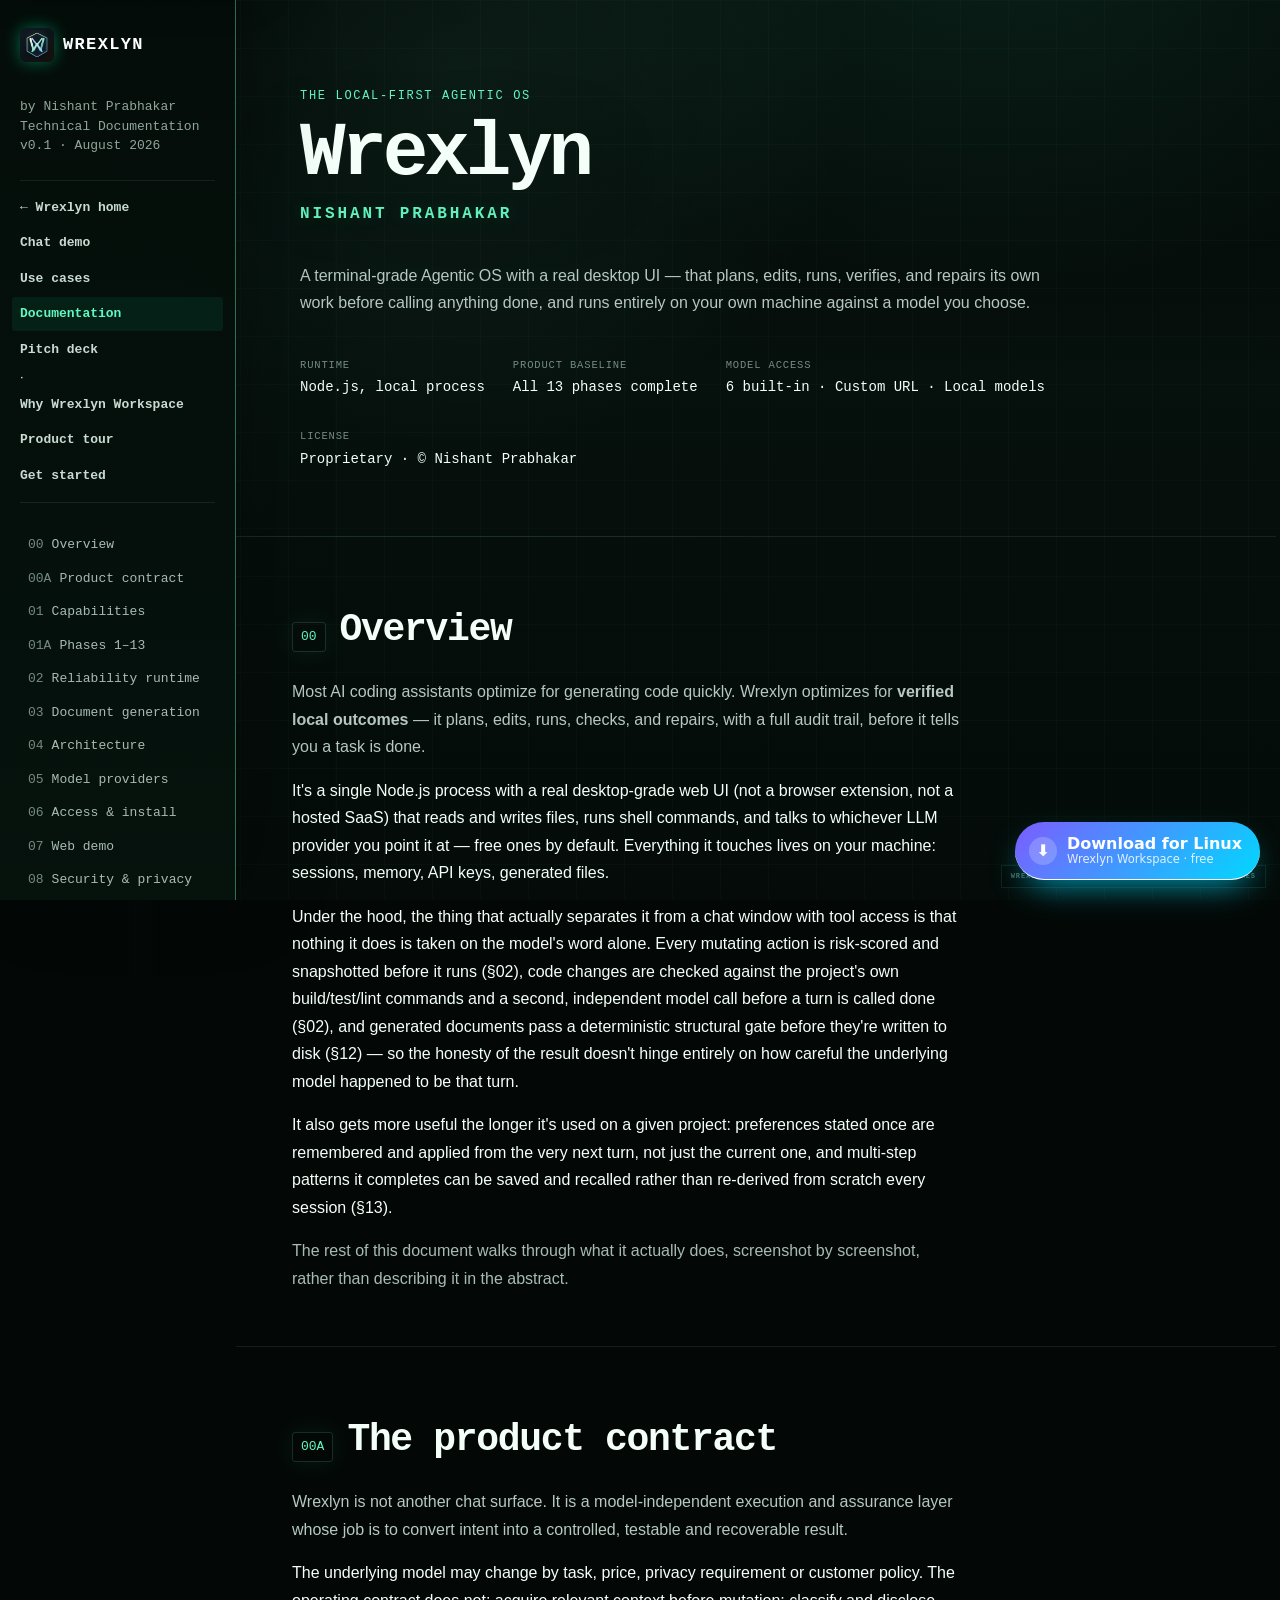
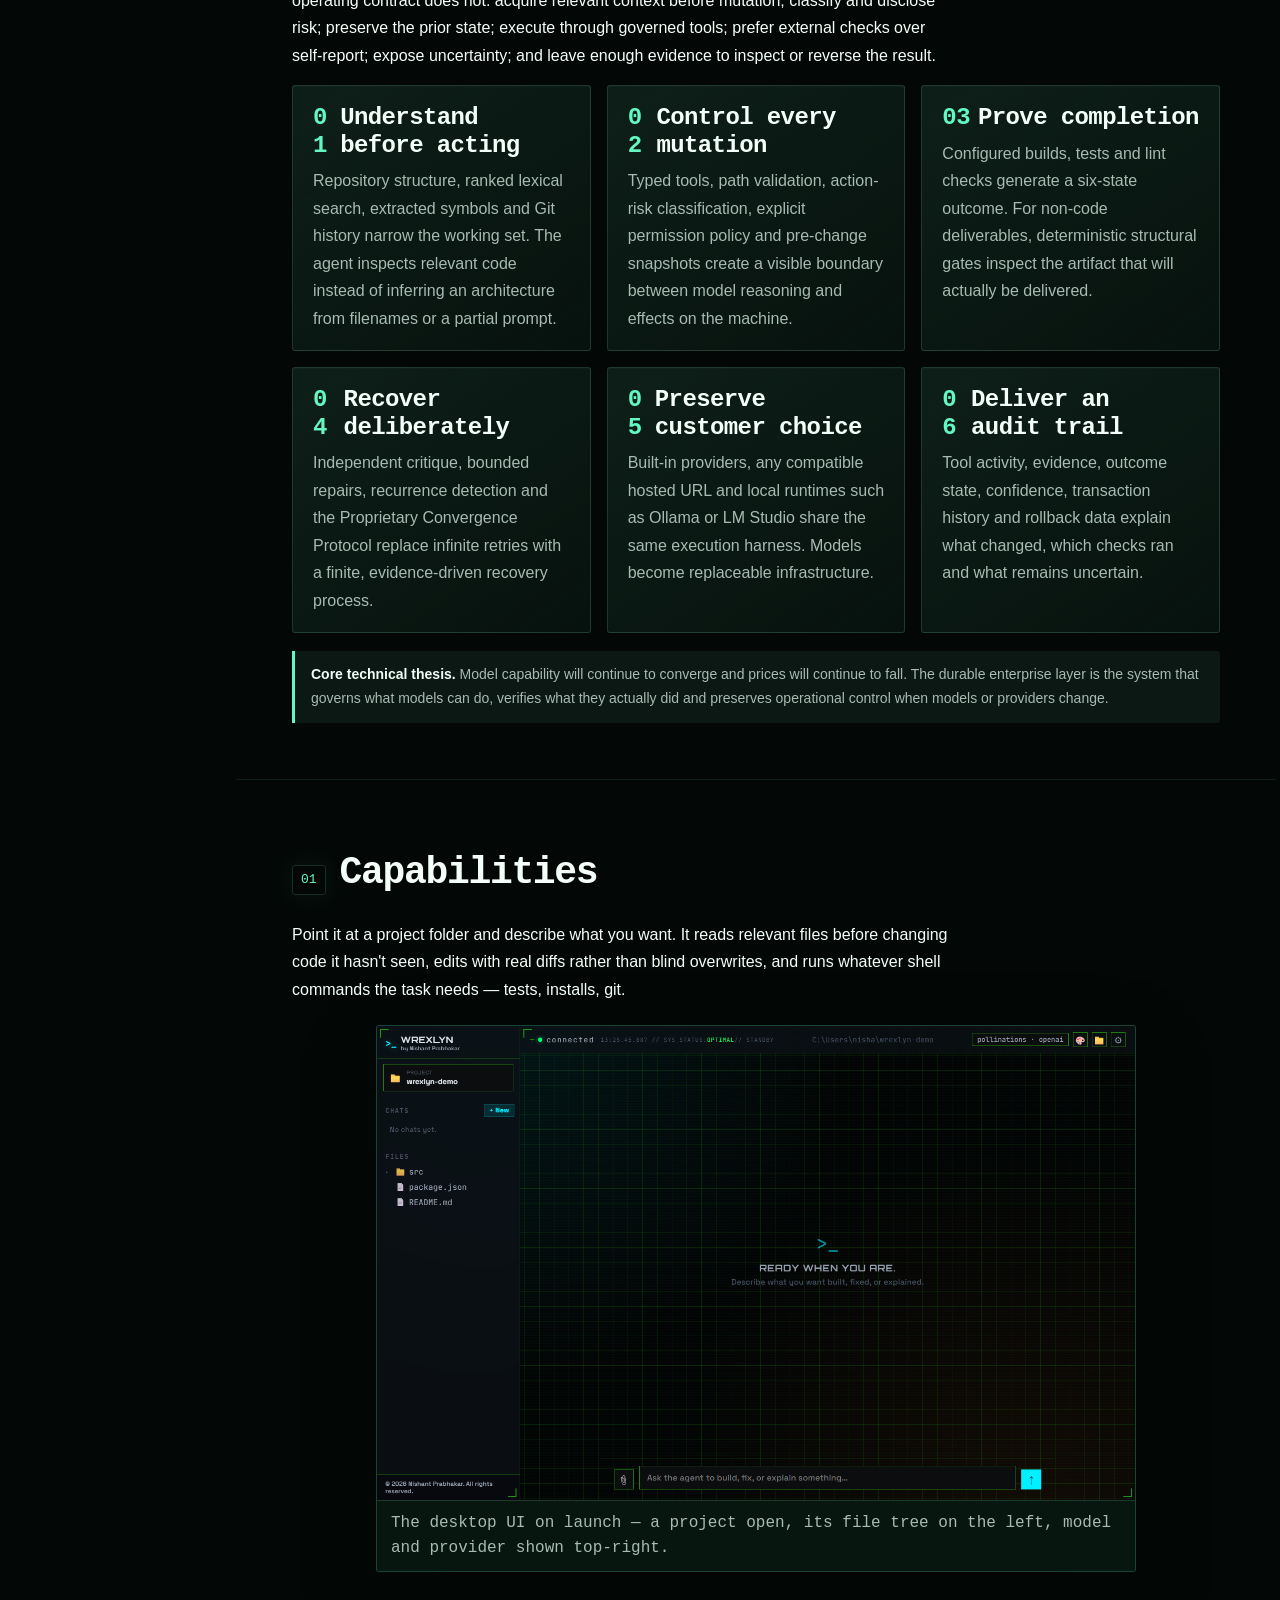
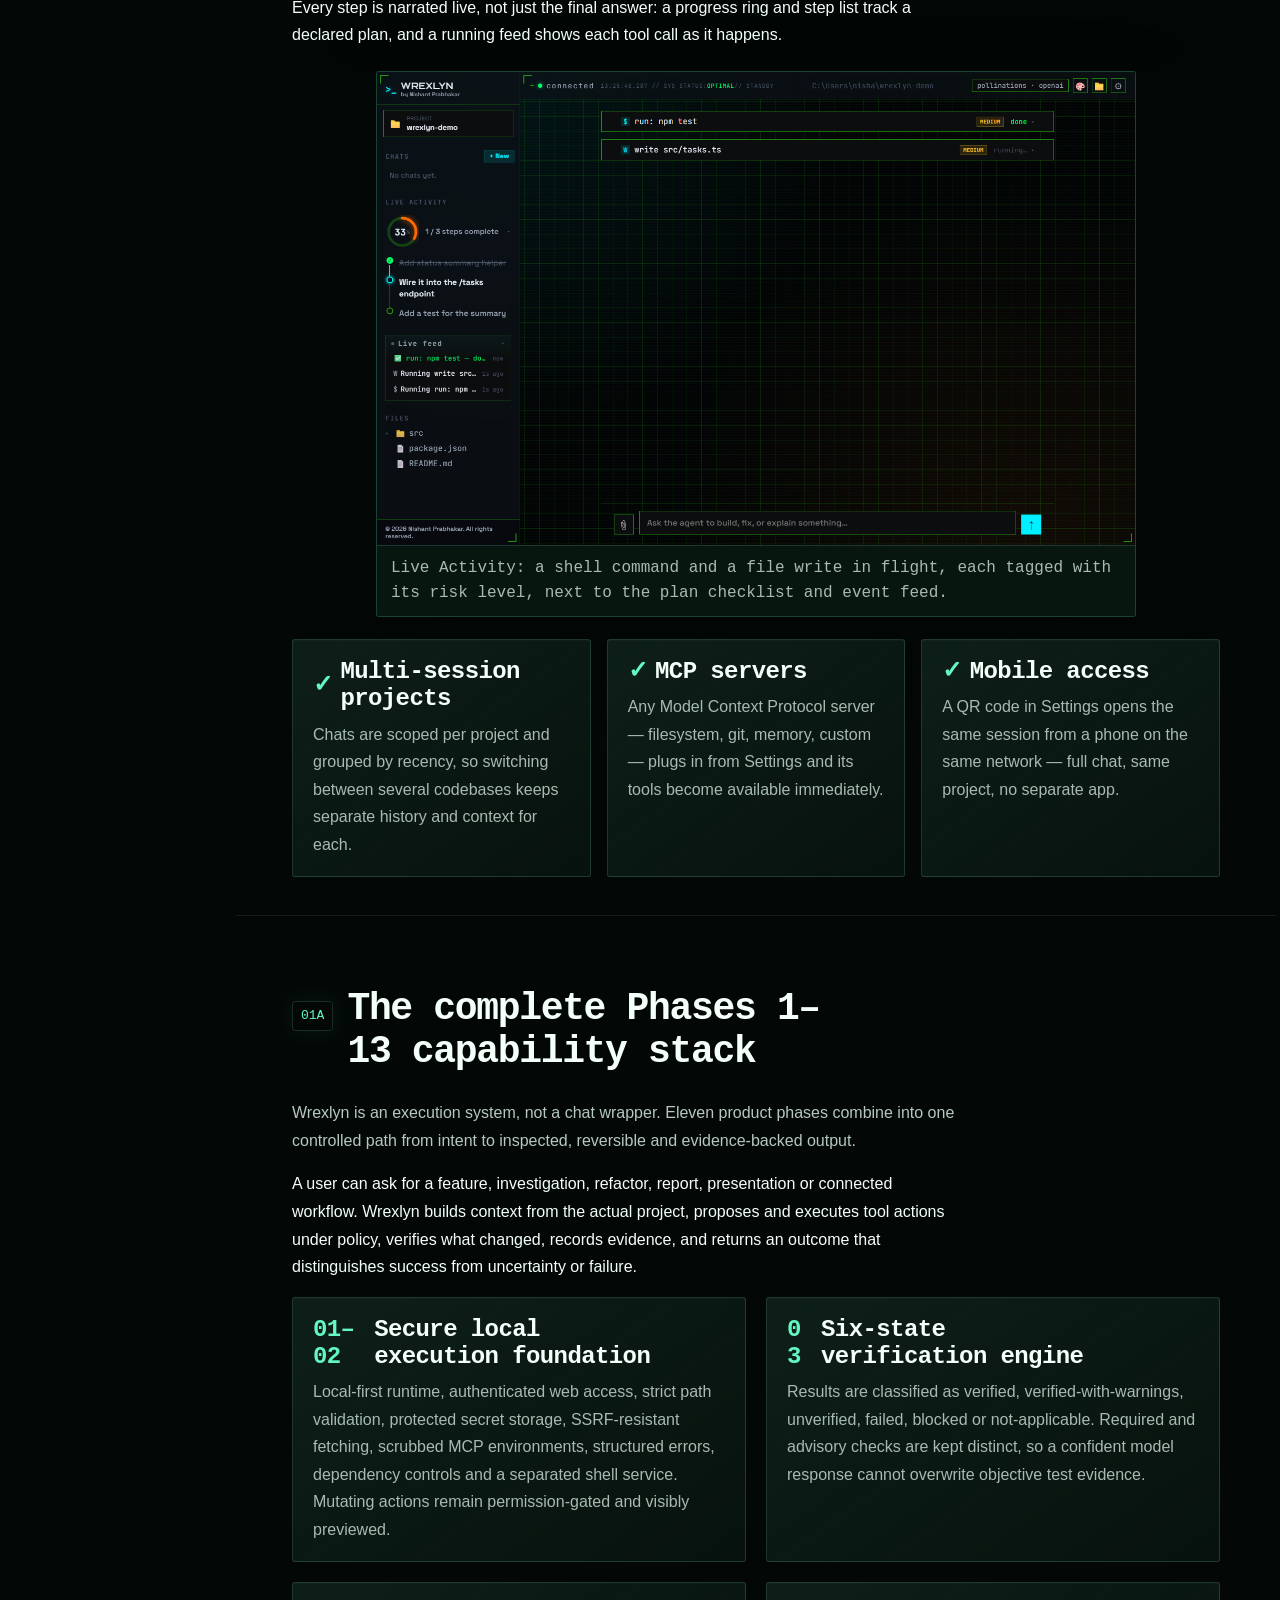
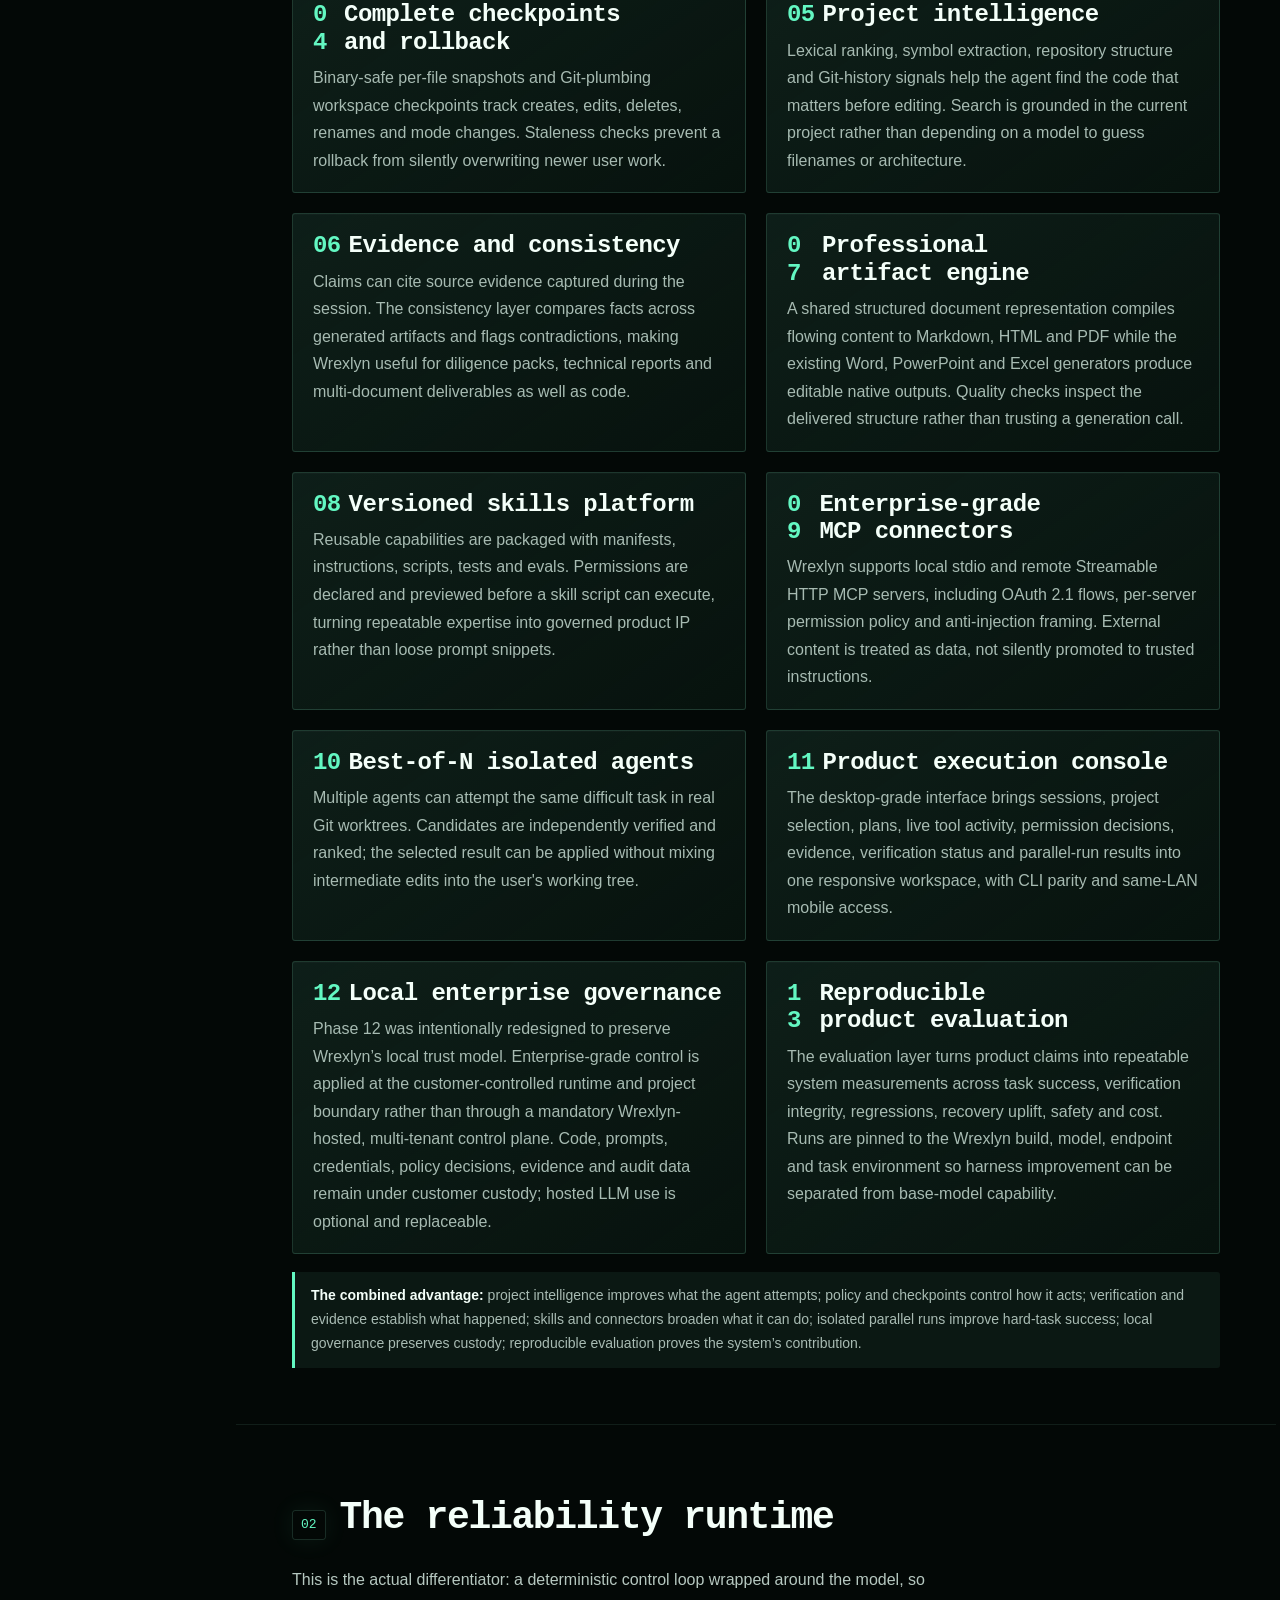
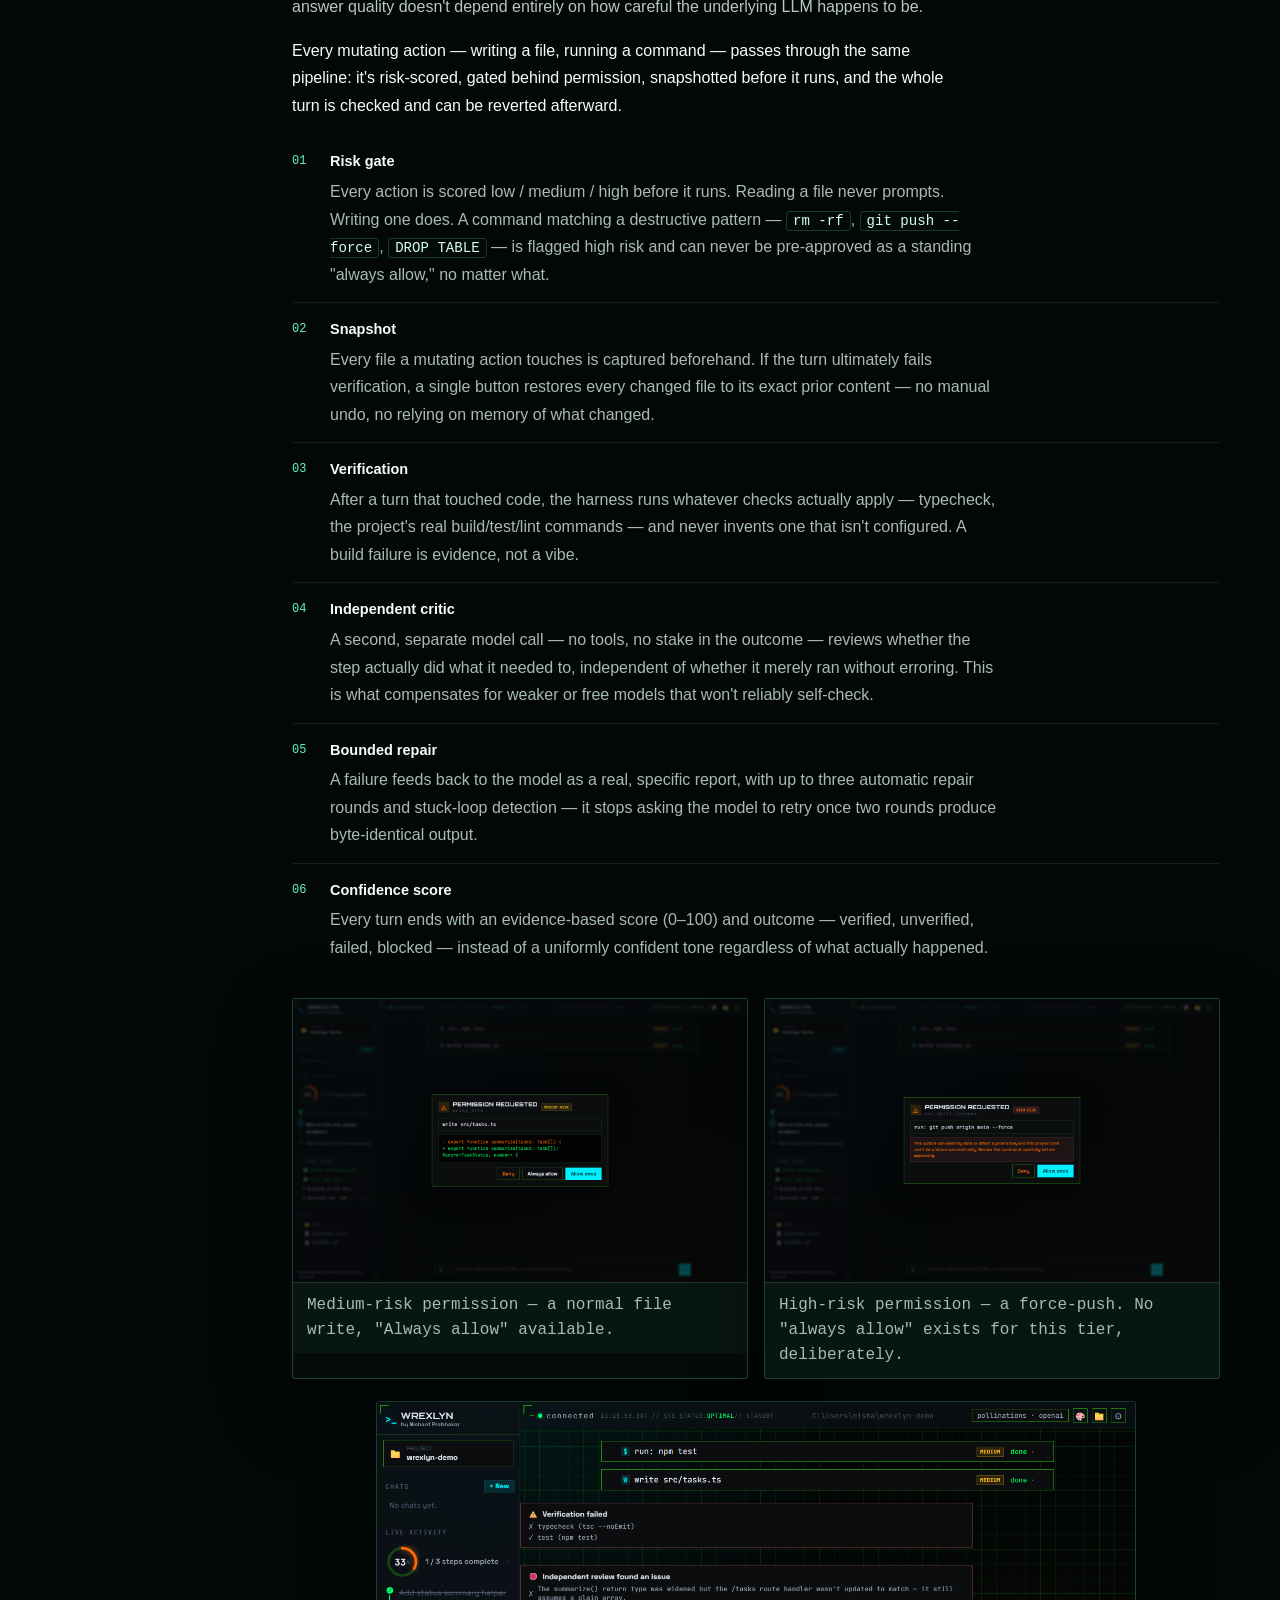
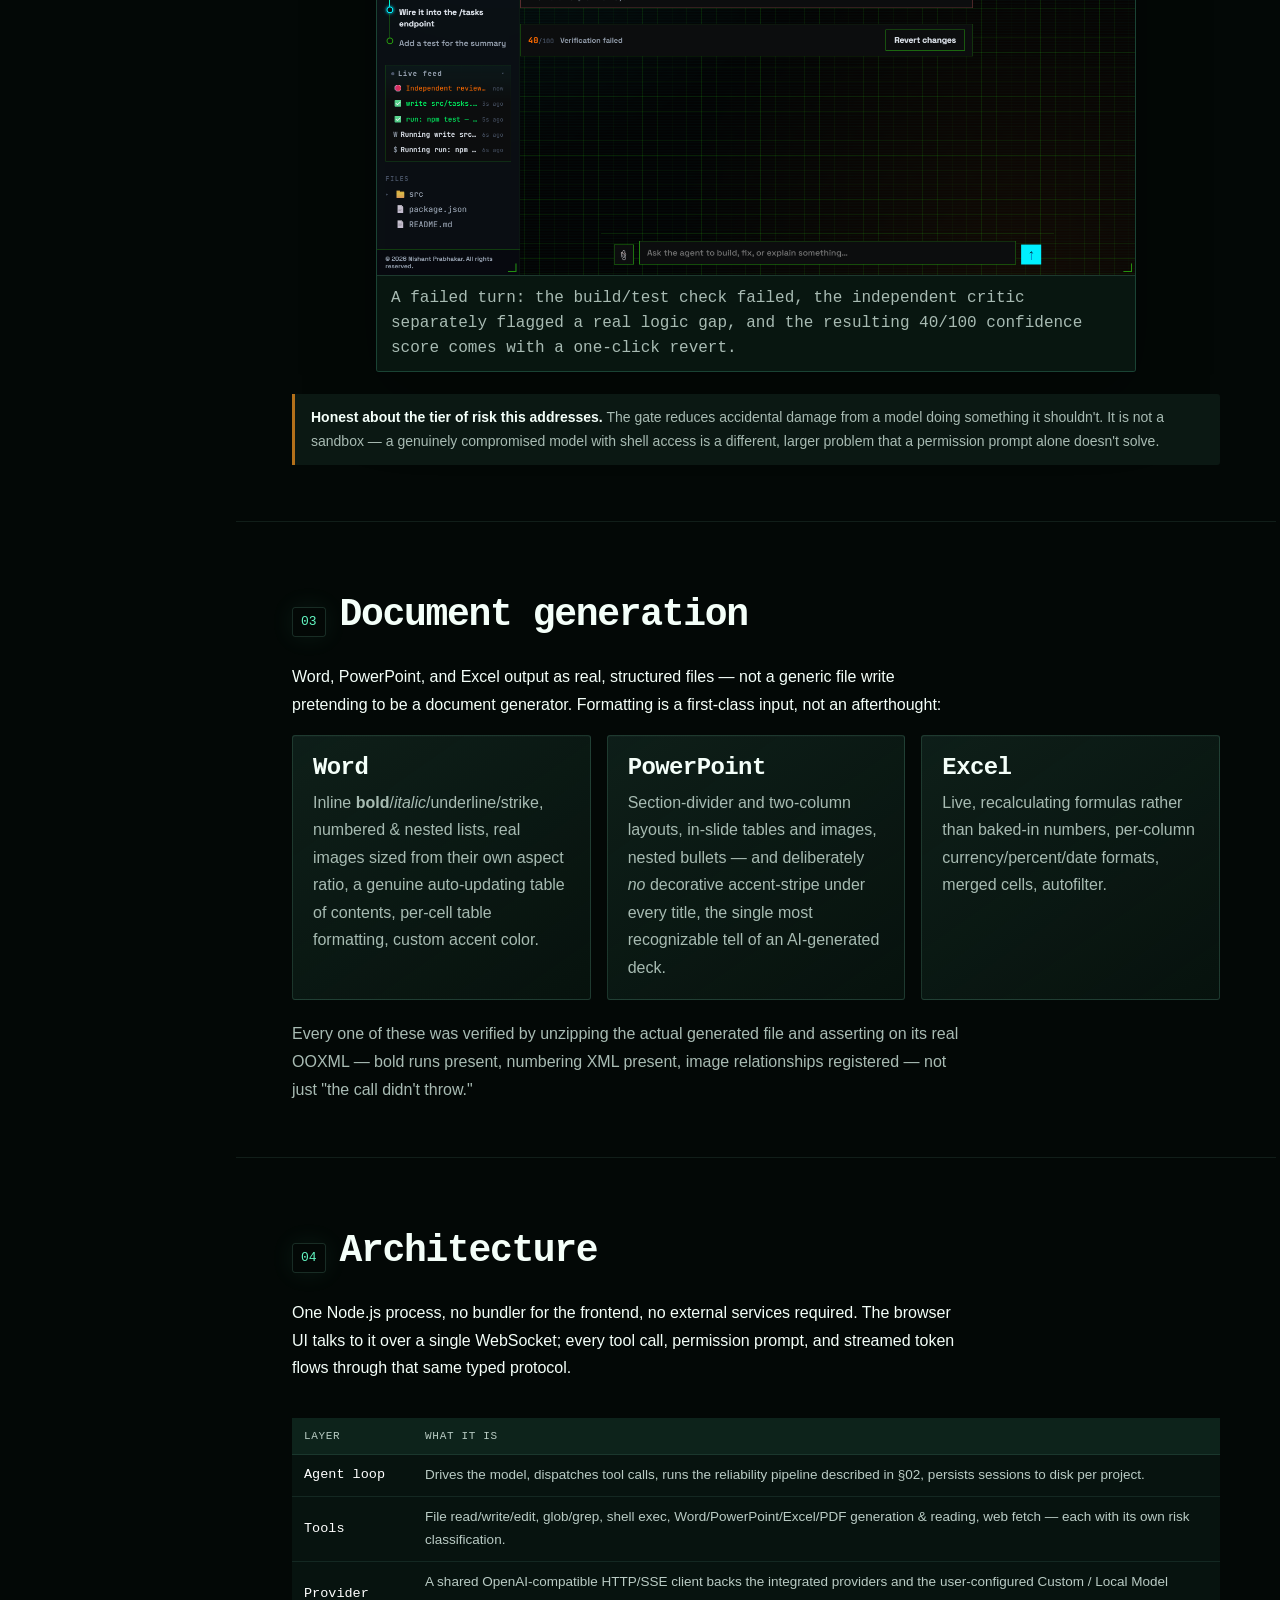
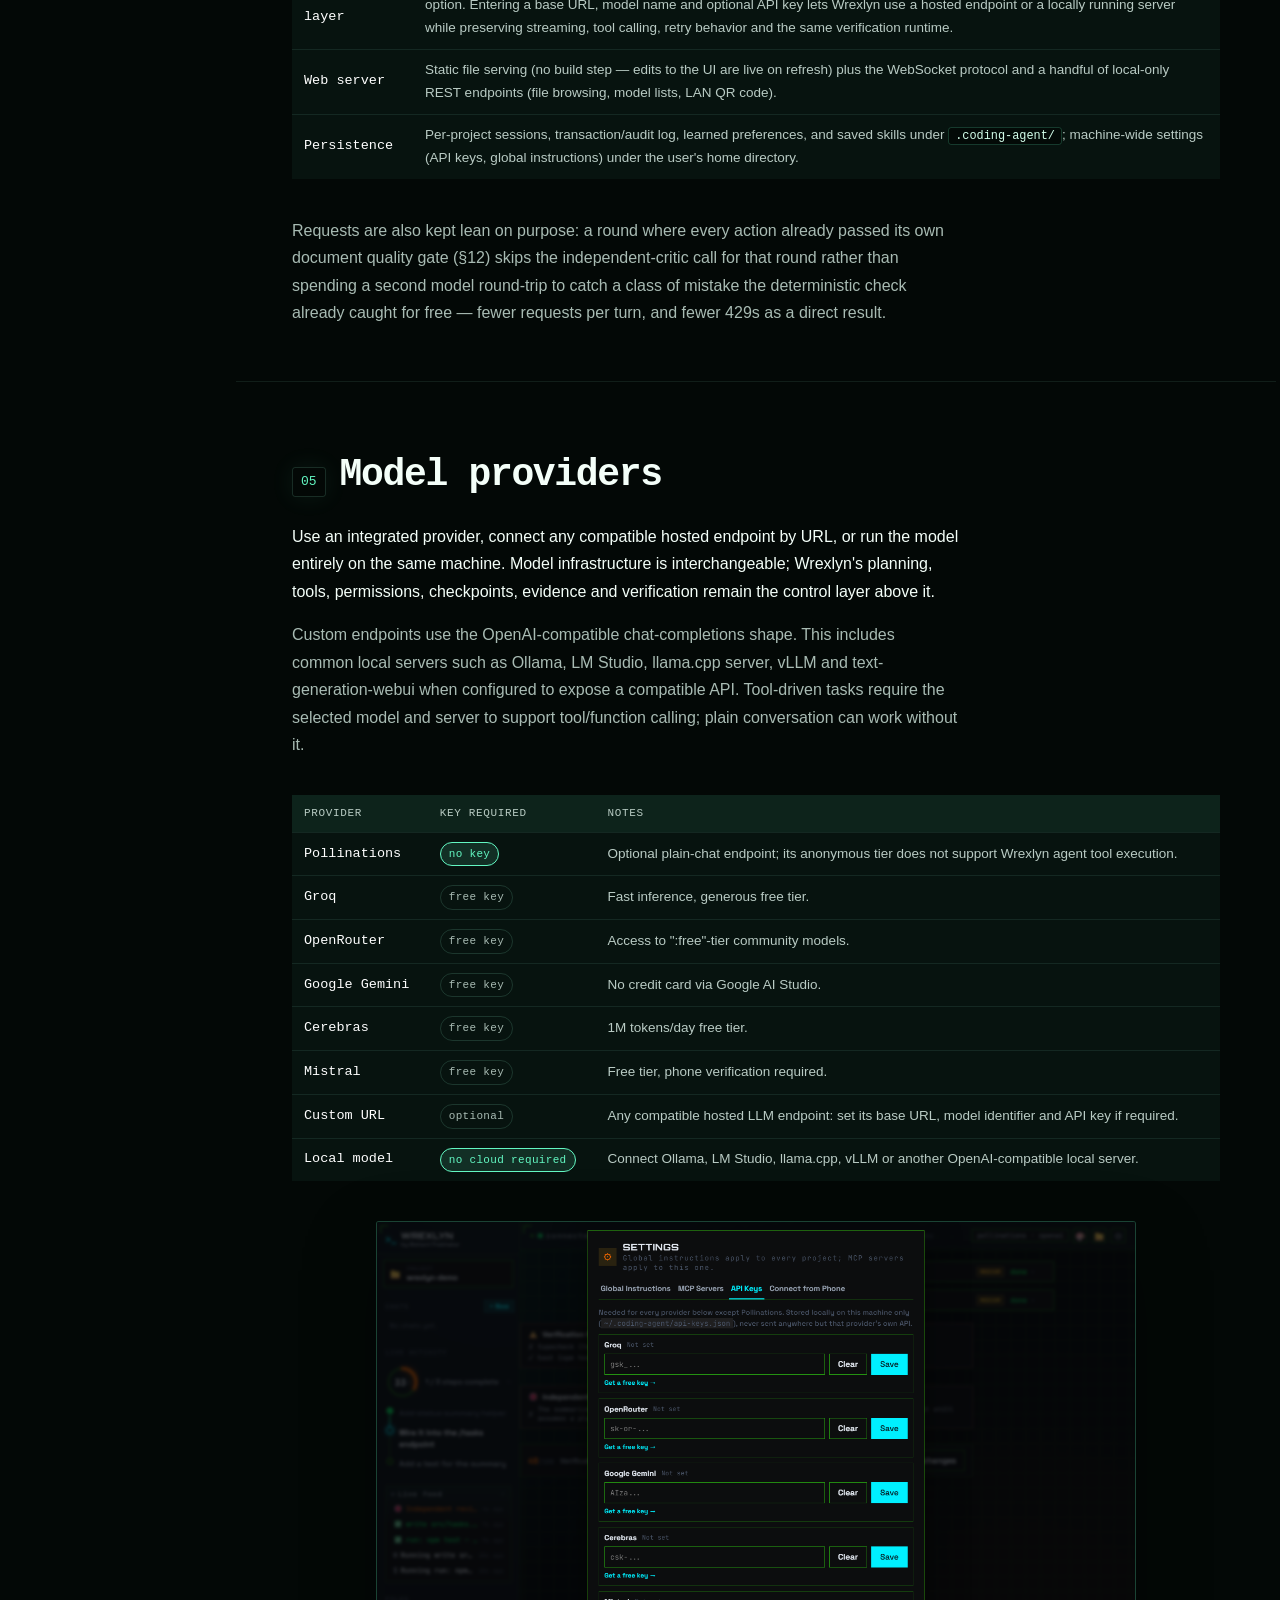
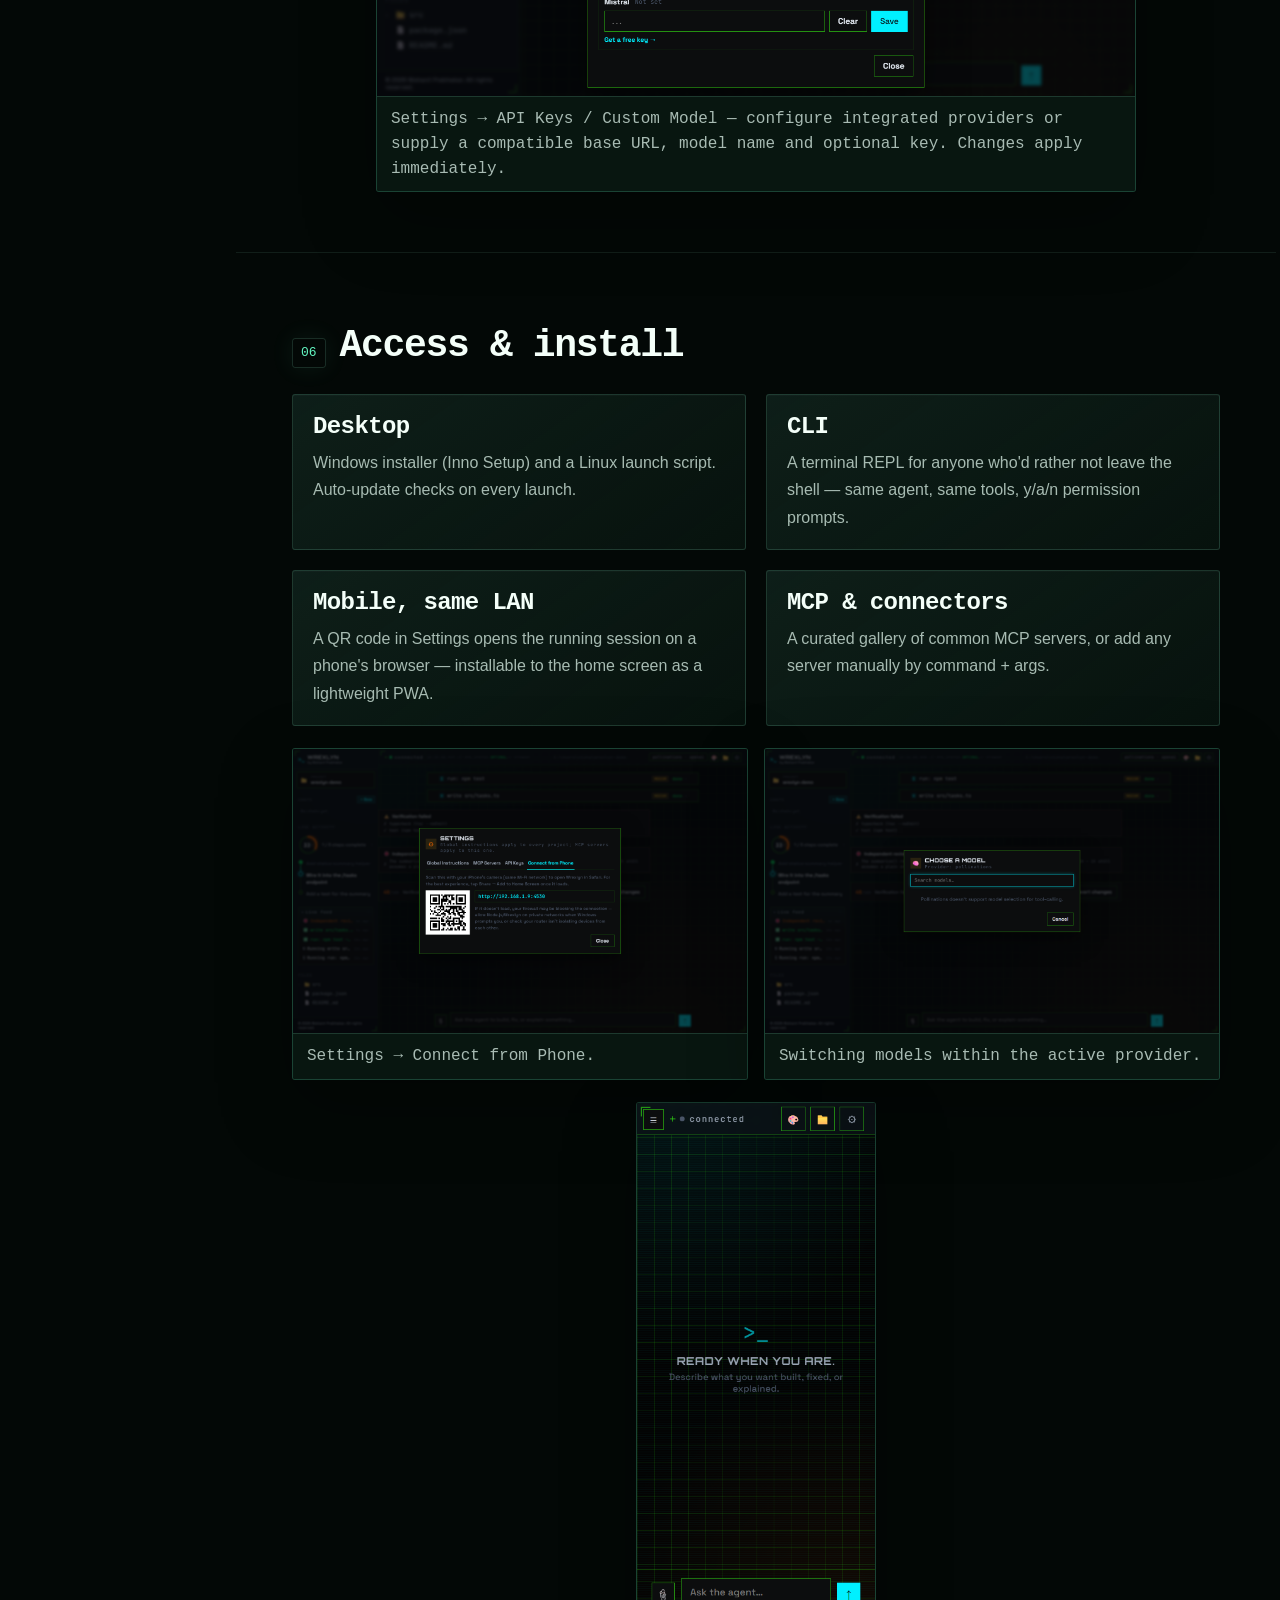
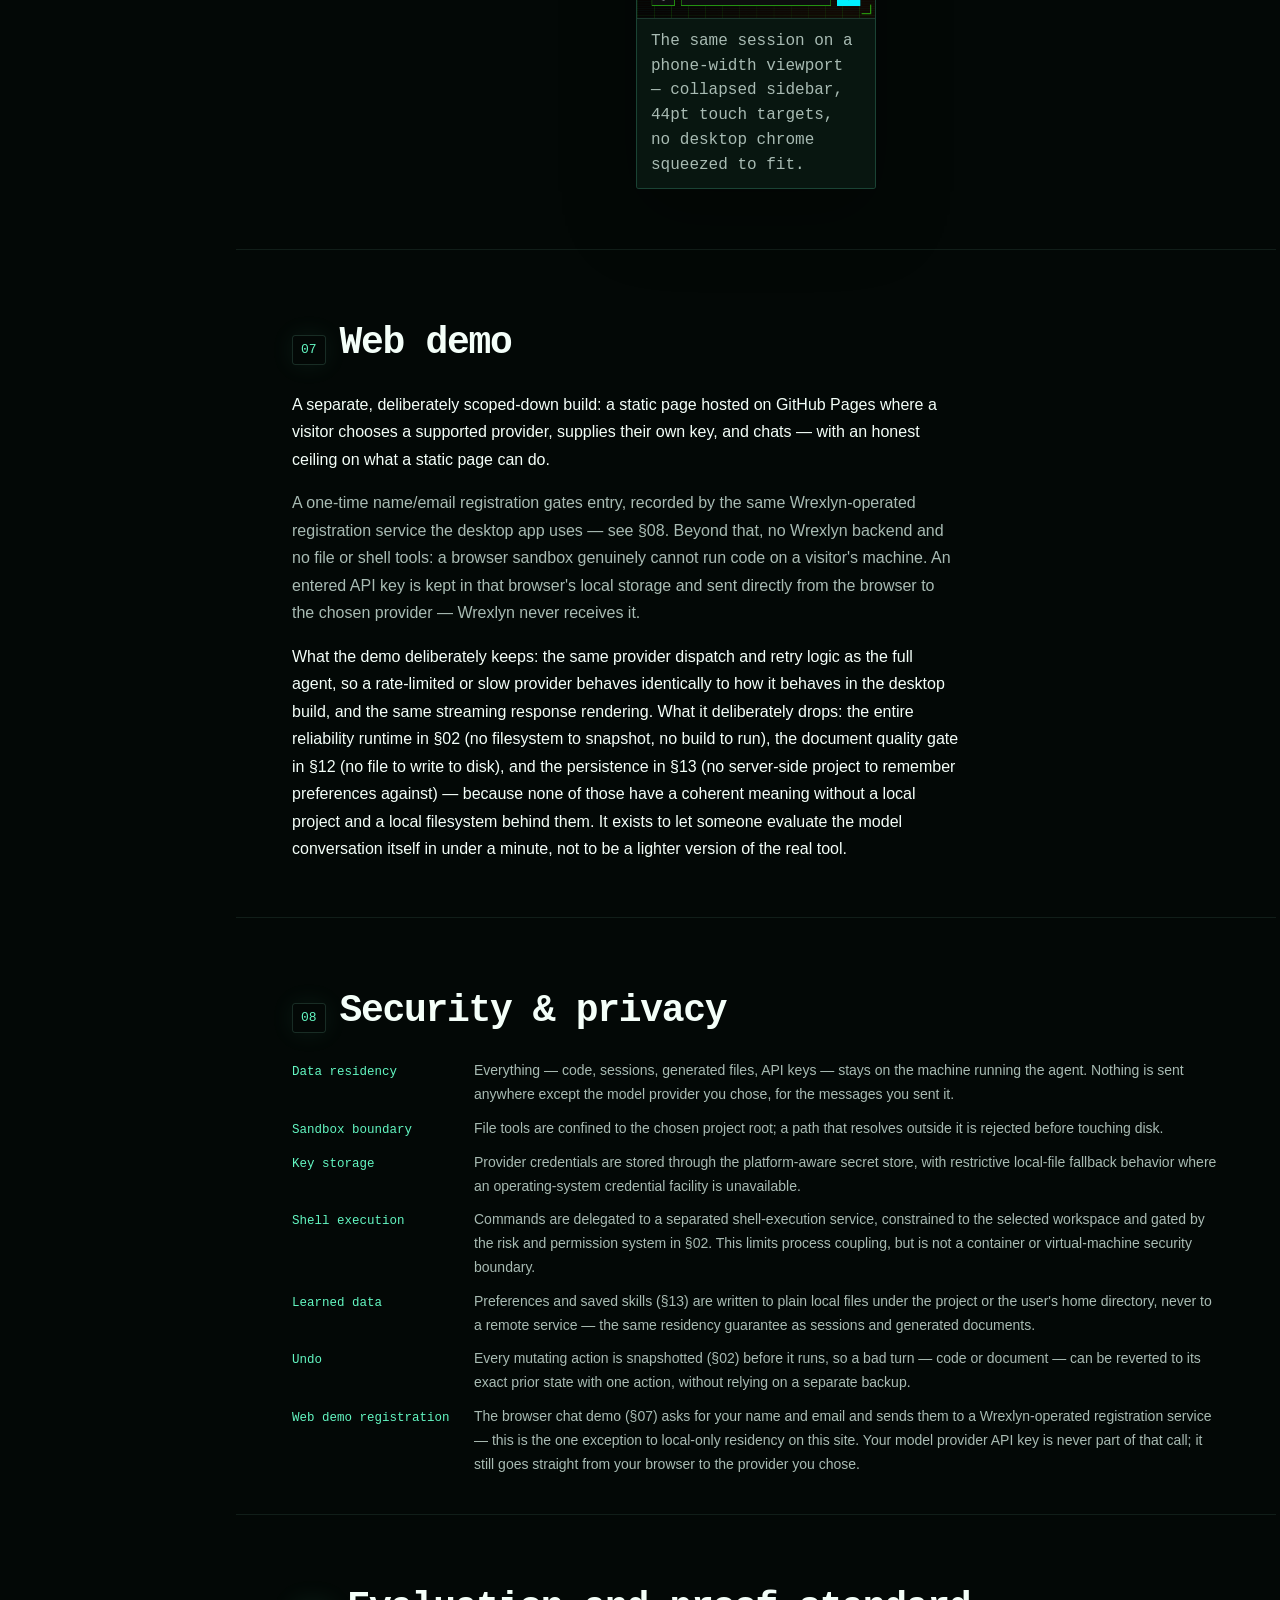
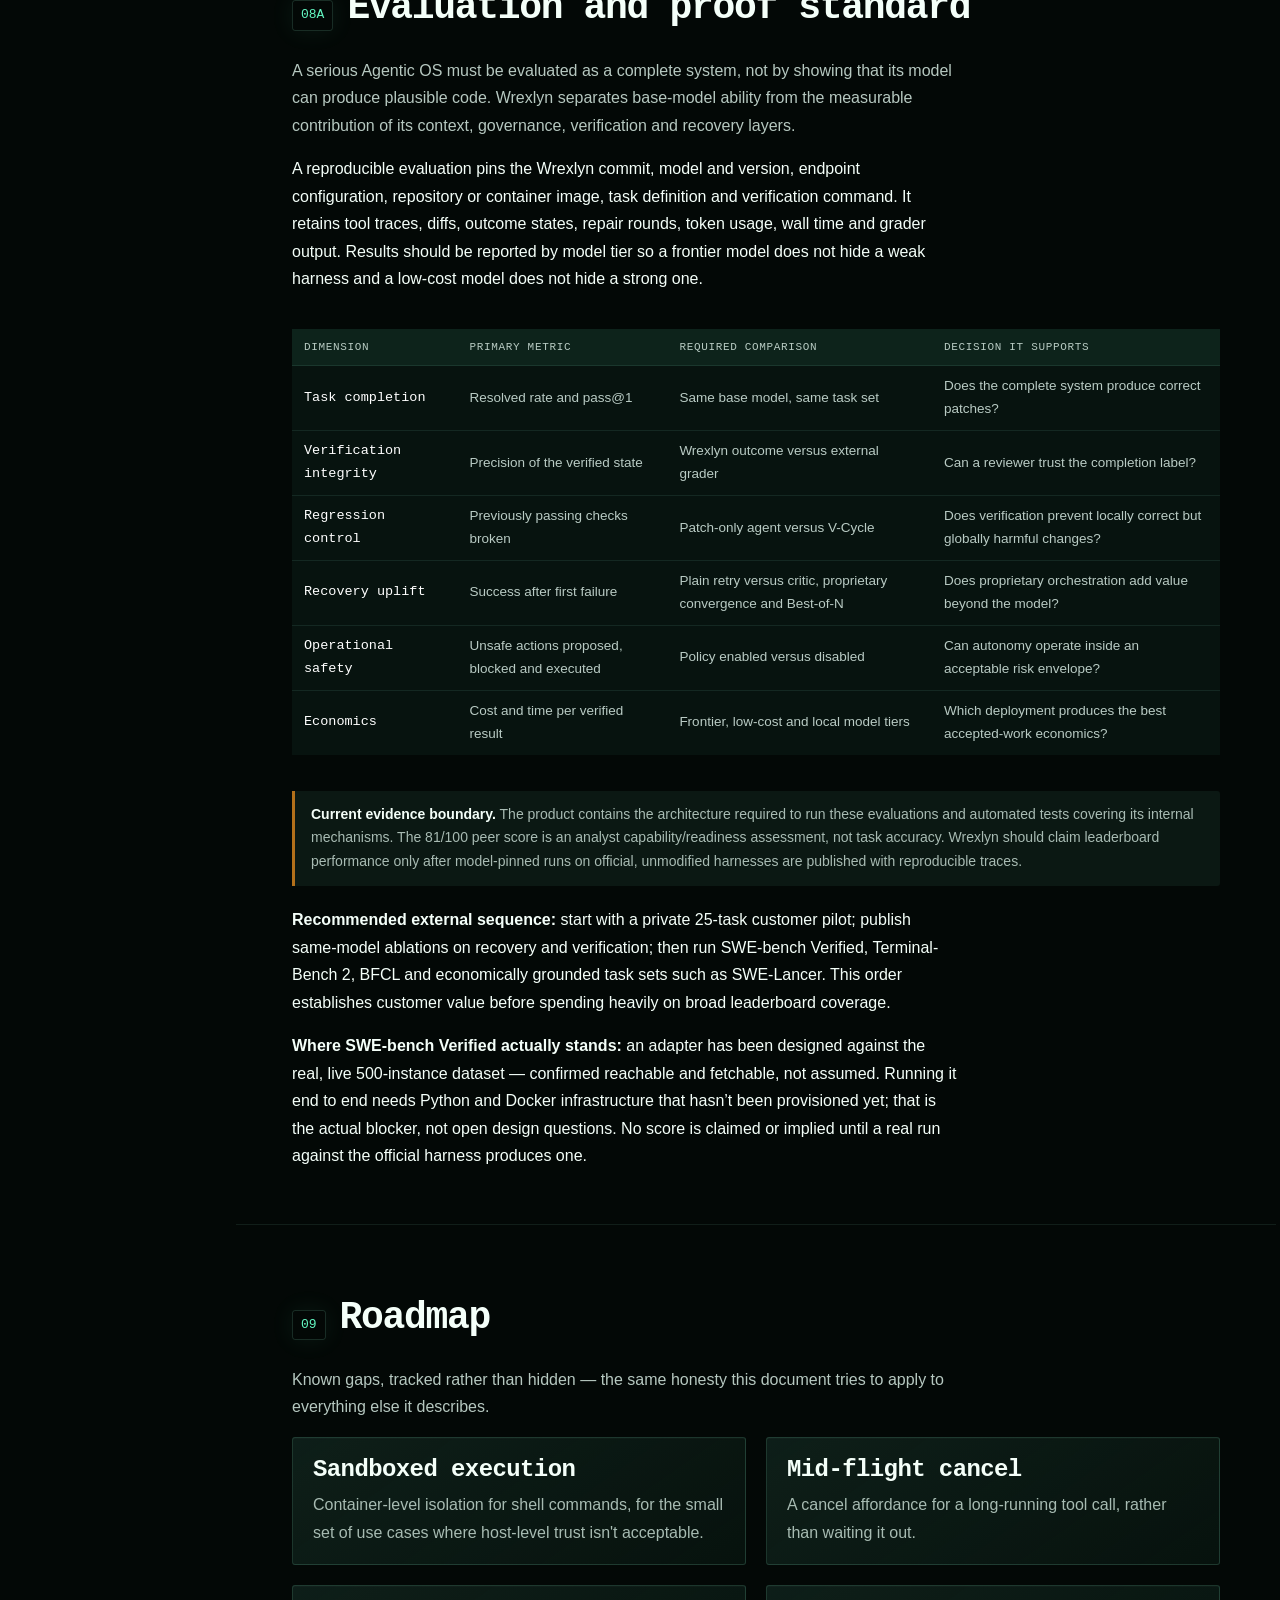
<file: documentation.html>
<!doctype html>
<html lang="en">
<head>
<meta charset="utf-8" />
<meta name="viewport" content="width=device-width, initial-scale=1" />
<title>Wrexlyn — Technical Documentation</title>
<meta name="description" content="Technical documentation for Wrexlyn: architecture, governed execution, verification, recovery, model providers, security and professional artifacts." />
<link rel="canonical" href="https://nishantsprabhakar.github.io/wrexlynwebsite/documentation.html" />
<meta property="og:title" content="Wrexlyn — Technical Documentation" />
<meta property="og:description" content="The architecture and operating contract behind Wrexlyn's local-first, governed and verifiable AI execution system." />
<meta property="og:image" content="https://nishantsprabhakar.github.io/wrexlynwebsite/og.png" />
<meta property="og:type" content="website" />
<link rel="icon" href="icon-512.png" />
<style>
  :root {
    --bg: #0a0d0f;
    --surface: #12171a;
    --surface-2: #171e22;
    --line: #23302f;
    --line-soft: #1a2224;
    --ink: #e9edea;
    --ink-dim: #9db0aa;
    --ink-faint: #62746f;
    --accent: #33e0a8;
    --accent-dim: rgba(51, 224, 168, 0.14);
    --accent-2: #6fa3ff;
    --warn: #f2b854;
    --danger: #ff6e63;
    --mono: ui-monospace, "SF Mono", "Cascadia Code", "JetBrains Mono", Consolas, monospace;
    --sans: -apple-system, BlinkMacSystemFont, "Segoe UI", Roboto, Helvetica, Arial, sans-serif;
    --radius: 3px;
  }
  :root[data-theme="light"] {
    --bg: #f5f6f4;
    --surface: #ffffff;
    --surface-2: #eef1ef;
    --line: #d7ddda;
    --line-soft: #e3e7e4;
    --ink: #131a18;
    --ink-dim: #4d5c58;
    --ink-faint: #8a9a95;
    --accent: #0d9a70;
    --accent-dim: rgba(13, 154, 112, 0.1);
    --accent-2: #2461d6;
    --warn: #b3701a;
    --danger: #c53d31;
  }
  @media (prefers-color-scheme: light) {
    :root:not([data-theme="dark"]) {
      --bg: #f5f6f4;
      --surface: #ffffff;
      --surface-2: #eef1ef;
      --line: #d7ddda;
      --line-soft: #e3e7e4;
      --ink: #131a18;
      --ink-dim: #4d5c58;
      --ink-faint: #8a9a95;
      --accent: #0d9a70;
      --accent-dim: rgba(13, 154, 112, 0.1);
      --accent-2: #2461d6;
      --warn: #b3701a;
      --danger: #c53d31;
    }
  }

  * { box-sizing: border-box; }
  html, body { margin: 0; background: var(--bg); color: var(--ink); font-family: var(--sans); }
  body { font-size: 16px; line-height: 1.65; }
  ::selection { background: var(--accent-dim); }

  a { color: var(--accent-2); text-decoration: none; border-bottom: 1px solid currentColor; }
  a:hover { opacity: 0.8; }
  a:focus-visible, button:focus-visible, .navlink:focus-visible { outline: 2px solid var(--accent); outline-offset: 2px; }

  code, .mono { font-family: var(--mono); }

  h1, h2, h3 { font-family: var(--mono); font-weight: 600; text-wrap: balance; letter-spacing: -0.01em; margin: 0; }

  /* ---------- Shell layout: slim index rail + content column ---------- */

  .shell { display: grid; grid-template-columns: 236px minmax(0, 1fr); min-height: 100vh; width: 100%; }

  .rail {
    position: sticky; top: 0; height: 100vh; overflow-y: auto;
    border-right: 1px solid var(--line-soft); padding: 28px 20px;
    display: flex; flex-direction: column; gap: 22px;
  }
  .rail-mark { display: flex; align-items: center; gap: 9px; font-family: var(--mono); font-weight: 700; font-size: 15px; letter-spacing: 0.02em; }
  .rail-mark img { width: 28px; height: 28px; object-fit: contain; filter: drop-shadow(0 0 8px rgba(0,229,160,.42)); }
  .rail-mark .dot { width: 8px; height: 8px; border-radius: 50%; background: var(--accent); box-shadow: 0 0 8px var(--accent); flex-shrink: 0; }
  .rail-meta { font-family: var(--mono); font-size: 11px; color: var(--ink-faint); line-height: 1.6; }
  .site-nav { display: flex; flex-direction: column; gap: 2px; padding: 10px 0; border-top: 1px solid var(--line-soft); border-bottom: 1px solid var(--line-soft); }
  .site-nav a { font-family: var(--mono); font-size: 13.5px; font-weight: 600; color: var(--ink-dim); border-bottom: none; padding: 7px 8px; margin: 0 -8px; border-radius: 3px; }
  .site-nav a.current { color: var(--accent); background: rgba(0,229,160,.08); font-weight: 700; }
  .site-nav a:hover { color: var(--ink); }
  .rail nav { display: flex; flex-direction: column; gap: 2px; margin-top: 4px; }
  .navlink {
    font-family: var(--mono); font-size: 12.5px; color: var(--ink-dim);
    padding: 6px 8px; border-radius: var(--radius); border-bottom: none;
  }
  .navlink:hover { color: var(--ink); background: var(--surface-2); }
  .navlink .num { color: var(--ink-faint); margin-right: 8px; }

  main { min-width: 0; width: 100%; padding: 0 0 120px; }

  .cover {
    padding: 72px 56px 48px; border-bottom: 1px solid var(--line-soft);
    display: flex; flex-direction: column; gap: 14px; max-width: 900px;
  }
  .cover .eyebrow { font-family: var(--mono); font-size: 12px; letter-spacing: 0.12em; color: var(--accent); text-transform: uppercase; }
  .cover h1 { font-size: 38px; line-height: 1.15; }
  .cover .tagline { font-size: 17px; color: var(--ink-dim); max-width: 640px; }
  .cover .facts { display: flex; gap: 28px; margin-top: 10px; flex-wrap: wrap; }
  .cover .fact-label { font-family: var(--mono); font-size: 10.5px; letter-spacing: 0.08em; color: var(--ink-faint); text-transform: uppercase; }
  .cover .fact-value { font-family: var(--mono); font-size: 14px; color: var(--ink); margin-top: 2px; }

  section.chapter { padding: 56px 56px 8px; border-bottom: 1px solid var(--line-soft); max-width: 980px; }
  section.chapter:last-of-type { border-bottom: none; }
  .chapter-head { display: flex; align-items: baseline; gap: 14px; margin-bottom: 26px; }
  .chapter-num { font-family: var(--mono); font-size: 13px; color: var(--accent); border: 1px solid var(--line); padding: 3px 8px; border-radius: var(--radius); flex-shrink: 0; }
  .chapter-head h2 { font-size: 24px; }

  .prose { max-width: 700px; }
  .prose p { margin: 0 0 16px; color: var(--ink); }
  .prose p.dim { color: var(--ink-dim); }
  .lede { font-size: 18px; color: var(--ink); max-width: 700px; margin-bottom: 8px; }

  .grid-2 { display: grid; grid-template-columns: 1fr 1fr; gap: 20px; }
  .grid-3 { display: grid; grid-template-columns: repeat(3, 1fr); gap: 16px; }
  @media (max-width: 700px) { .grid-2, .grid-3 { grid-template-columns: 1fr; } }

  .card {
    background: var(--surface); border: 1px solid var(--line-soft); border-radius: var(--radius);
    padding: 18px 20px;
  }
  .card h3 { font-size: 14.5px; color: var(--ink); margin-bottom: 8px; display: flex; align-items: center; gap: 8px; }
  .card h3 .tick { color: var(--accent); }
  .card p { font-size: 14px; color: var(--ink-dim); margin: 0; line-height: 1.55; }

  .shot {
    margin: 22px 0; border: 1px solid var(--line-soft); border-radius: var(--radius); overflow: hidden;
    background: var(--surface); width: min(100%, 760px); margin-left: auto; margin-right: auto;
  }
  .shot img { display: block; width: 100%; max-width: 100%; height: auto; object-fit: contain; }
  /* Portrait/phone screenshots at width:100% of the ~900px content column blow up to nearly 2x
     their natural height (e.g. a 390x844 shot renders ~868x1877px) — cap the figure's own width
     instead of the column's, so a portrait shot reads as a phone mockup, not a wall of pixels. */
  .shot.shot-portrait { width: min(100%, 240px); max-width: 240px; margin-left: auto; margin-right: auto; }
  .shot figcaption {
    font-family: var(--mono); font-size: 12px; color: var(--ink-dim); padding: 10px 14px;
    border-top: 1px solid var(--line-soft);
  }
  .shot-row { display: grid; grid-template-columns: 1fr 1fr; gap: 16px; margin: 22px 0; }
  @media (max-width: 700px) { .shot-row { grid-template-columns: 1fr; } }
  .shot-row .shot { width: 100%; margin: 0; }

  table { width: 100%; border-collapse: collapse; font-size: 13.5px; margin: 18px 0; }
  .table-wrap { overflow-x: auto; margin: 18px 0; }
  th, td { text-align: left; padding: 9px 12px; border-bottom: 1px solid var(--line-soft); white-space: normal; }
  th { font-family: var(--mono); font-size: 11px; letter-spacing: 0.06em; text-transform: uppercase; color: var(--ink-faint); font-weight: 500; }
  td { color: var(--ink-dim); }
  td.strong { color: var(--ink); font-family: var(--mono); }
  tr:last-child td { border-bottom: none; }

  .pill { display: inline-flex; align-items: center; font-family: var(--mono); font-size: 11px; padding: 2px 8px; border-radius: 999px; border: 1px solid; letter-spacing: 0.03em; }
  .pill-free { color: var(--accent); border-color: var(--accent); background: var(--accent-dim); }
  .pill-key { color: var(--ink-dim); border-color: var(--line); }
  .pill-med { color: var(--warn); border-color: var(--warn); background: rgba(242, 184, 84, 0.1); }
  .pill-high { color: var(--danger); border-color: var(--danger); background: rgba(255, 110, 99, 0.1); }

  .callout { border-left: 3px solid var(--accent); background: var(--surface); padding: 12px 16px; margin: 18px 0; font-size: 14px; color: var(--ink-dim); border-radius: 0 var(--radius) var(--radius) 0; }
  .callout.warn { border-left-color: var(--warn); }
  .callout strong { color: var(--ink); }

  .kv-list { display: flex; flex-direction: column; gap: 10px; }
  .kv-row { display: flex; gap: 14px; align-items: baseline; }
  .kv-row .k { font-family: var(--mono); font-size: 12.5px; color: var(--accent); min-width: 168px; flex-shrink: 0; }
  .kv-row .v { font-size: 14px; color: var(--ink-dim); }

  .stepline { display: flex; flex-direction: column; }
  .step { display: flex; gap: 16px; padding: 14px 0; border-top: 1px solid var(--line-soft); }
  .step:first-child { border-top: none; }
  .step .idx { font-family: var(--mono); font-size: 12px; color: var(--accent); width: 22px; flex-shrink: 0; padding-top: 2px; }
  .step .body h4 { font-size: 14.5px; margin: 0 0 4px; color: var(--ink); font-family: var(--sans); font-weight: 600; }
  .step .body p { font-size: 13.5px; color: var(--ink-dim); margin: 0; }

  footer.doc-footer { padding: 40px 56px; color: var(--ink-faint); font-family: var(--mono); font-size: 12px; }

  code.inline { background: var(--surface-2); border: 1px solid var(--line-soft); padding: 1px 6px; border-radius: 3px; font-size: 0.88em; color: var(--accent); }

  .mobile-bar { display: none; }
  img, video, canvas, svg { max-width: 100%; height: auto; }
  pre { max-width: 100%; overflow-x: auto; white-space: pre; -webkit-overflow-scrolling: touch; }
  .table-wrap { max-width: 100%; -webkit-overflow-scrolling: touch; }
  .prose, .card, .step .body, .kv-row .v { min-width: 0; overflow-wrap: anywhere; }

  @media (max-width: 1040px) {
    html { scroll-padding-top: 66px; }
    html, body { width: 100%; max-width: 100%; overflow-x: clip; }
    .shell { display: block; width: 100%; min-width: 0; }
    .rail { display: none !important; position: static; width: 0; height: 0; overflow: hidden; border: 0; padding: 0; }
    .mobile-bar {
      position: sticky; top: 0; z-index: 20; display: flex; align-items: center;
      gap: 8px; padding: 10px 14px; border-bottom: 1px solid var(--line-soft);
      background: color-mix(in srgb, var(--bg) 94%, transparent); backdrop-filter: blur(12px);
      overflow-x: auto; scrollbar-width: none; white-space: nowrap;
    }
    .mobile-bar::-webkit-scrollbar { display: none; }
    .mobile-bar .mobile-brand { display: inline-flex; align-items: center; gap: 7px; color: var(--accent); font-weight: 700; margin-right: 6px; }
    .mobile-bar .mobile-brand img { width: 23px; height: 23px; object-fit: contain; }
    .mobile-bar a { flex: 0 0 auto; border: 1px solid var(--line); border-radius: 999px; padding: 7px 11px; color: var(--ink-dim); font: 11px var(--mono); }
    .mobile-bar a.current { border-color: var(--accent); color: var(--accent); }
    main { display: block; width: 100%; max-width: 100%; min-width: 0; padding-bottom: 60px; }
    .cover { padding: 44px 22px 32px; max-width: none; }
    .cover h1 { font-size: clamp(32px, 11vw, 44px); overflow-wrap: anywhere; }
    .cover .tagline { font-size: 16px; line-height: 1.55; }
    .cover .facts { display: grid; grid-template-columns: 1fr 1fr; gap: 18px 14px; width: 100%; }
    section.chapter { padding: 38px 22px 18px; max-width: none; }
    .chapter-head { gap: 10px; margin-bottom: 20px; }
    .chapter-head h2 { font-size: clamp(21px, 7vw, 28px); overflow-wrap: anywhere; }
    .chapter-num { width: 25px; flex: 0 0 25px; }
    .prose p, .prose li { font-size: 15px; }
    .grid-2, .grid-3, .shot-row { grid-template-columns: minmax(0, 1fr); }
    .card { padding: 16px; }
    .shot { width: min(100%, 720px); max-width: 100%; margin: 18px auto; }
    .shot-row .shot { width: 100%; margin: 0; }
    .shot.shot-portrait { width: min(68vw, 220px); max-width: 220px; }
    table { min-width: 620px; font-size: 12px; }
    th, td { padding: 8px 10px; }
    .kv-row { flex-direction: column; gap: 2px; align-items: stretch; padding-bottom: 10px; border-bottom: 1px solid var(--line-soft); }
    .kv-row .k { min-width: 0; }
    .step { gap: 10px; }
    footer.doc-footer { padding: 28px 22px; }
  }
  @media (max-width: 430px) {
    .cover, section.chapter { padding-left: 16px; padding-right: 16px; }
    .cover .facts { grid-template-columns: 1fr; gap: 12px; }
    .callout { padding: 11px 12px; }
    .shot.shot-portrait { width: min(64vw, 210px); }
  }
</style>
<link rel="stylesheet" href="wrexlyn-theme.css?v=20260828a" />
</head>
<body class="wrexlyn-site documentation-page">
<a class="global-skip" href="#main-content">Skip to documentation</a>

<div class="mobile-bar" aria-label="Mobile navigation">
  <span class="mobile-brand"><img src="icon-512.png" alt="Wrexlyn logo">WREXLYN</span>
  <a href="index.html">Home</a>
  <a href="demo.html">Demo</a>
  <a href="documentation.html" class="current">Docs</a>
  <a href="pitch.html">Pitch</a><a href="why-wrexlyn-workspace/">Why Wrexlyn Workspace</a>
  <a href="getting-started.html">Get started</a>
</div>

<div class="shell">
  <aside class="rail">
    <div class="rail-mark"><img src="icon-512.png" alt="Wrexlyn logo">WREXLYN</div>
    <div class="rail-meta">by Nishant Prabhakar<br />Technical Documentation<br />v0.1 &middot; August 2026</div>
    <div class="site-nav">
      <a href="index.html">&larr; Wrexlyn home</a>
      <a href="demo.html">Chat demo</a>
      <a href="use-cases.html">Use cases</a>
      <a href="documentation.html" class="current">Documentation</a>
      <a href="pitch.html">Pitch deck</a> · <a href="why-wrexlyn-workspace/">Why Wrexlyn Workspace</a>
      <a href="product-demo.html">Product tour</a>
      <a href="getting-started.html">Get started</a>
    </div>
    <nav>
      <a class="navlink" href="#overview"><span class="num">00</span>Overview</a>
      <a class="navlink" href="#product-contract"><span class="num">00A</span>Product contract</a>
      <a class="navlink" href="#capabilities"><span class="num">01</span>Capabilities</a>
      <a class="navlink" href="#phase-stack"><span class="num">01A</span>Phases 1&ndash;13</a>
      <a class="navlink" href="#reliability"><span class="num">02</span>Reliability runtime</a>
      <a class="navlink" href="#documents"><span class="num">03</span>Document generation</a>
      <a class="navlink" href="#architecture"><span class="num">04</span>Architecture</a>
      <a class="navlink" href="#providers"><span class="num">05</span>Model providers</a>
      <a class="navlink" href="#access"><span class="num">06</span>Access &amp; install</a>
      <a class="navlink" href="#webdemo"><span class="num">07</span>Web demo</a>
      <a class="navlink" href="#security"><span class="num">08</span>Security &amp; privacy</a>
      <a class="navlink" href="#evaluation"><span class="num">08A</span>Evaluation &amp; proof</a>
      <a class="navlink" href="#roadmap"><span class="num">09</span>Roadmap</a>
      <a class="navlink" href="#skills-library"><span class="num">10</span>Skills library</a>
      <a class="navlink" href="#differentiation"><span class="num">11</span>Why the skills library is differentiated</a>
      <a class="navlink" href="#quality-gate"><span class="num">12</span>Document quality gate</a>
      <a class="navlink" href="#self-learning"><span class="num">13</span>Self-learning</a>
<a class="navlink" href="#convergence"><span class="num">14</span>Proprietary Convergence Protocol</a>
      <a class="navlink" href="#positioning"><span class="num">15</span>Competitive positioning</a>
    </nav>
  </aside>

  <main id="main-content">
    <div class="cover">
      <div class="eyebrow">The local-first Agentic OS</div>
      <h1>Wrexlyn</h1>
      <p class="brand-owner">NISHANT PRABHAKAR</p>
      <p class="tagline">A terminal-grade Agentic OS with a real desktop UI — that plans, edits, runs, verifies, and repairs its own work before calling anything done, and runs entirely on your own machine against a model you choose.</p>
      <div class="facts">
        <div><div class="fact-label">Runtime</div><div class="fact-value">Node.js, local process</div></div>
        <div><div class="fact-label">Product baseline</div><div class="fact-value">All 13 phases complete</div></div>
        <div><div class="fact-label">Model access</div><div class="fact-value">6 built-in &middot; Custom URL &middot; Local models</div></div>
        <div><div class="fact-label">License</div><div class="fact-value">Proprietary &middot; &copy; Nishant Prabhakar</div></div>
      </div>
    </div>

    <section class="chapter" id="overview">
      <div class="chapter-head"><span class="chapter-num">00</span><h2>Overview</h2></div>
      <div class="prose">
        <p class="lede">Most AI coding assistants optimize for generating code quickly. Wrexlyn optimizes for <strong>verified local outcomes</strong> — it plans, edits, runs, checks, and repairs, with a full audit trail, before it tells you a task is done.</p>
        <p>It's a single Node.js process with a real desktop-grade web UI (not a browser extension, not a hosted SaaS) that reads and writes files, runs shell commands, and talks to whichever LLM provider you point it at — free ones by default. Everything it touches lives on your machine: sessions, memory, API keys, generated files.</p>
        <p>Under the hood, the thing that actually separates it from a chat window with tool access is that nothing it does is taken on the model's word alone. Every mutating action is risk-scored and snapshotted before it runs (&sect;02), code changes are checked against the project's own build/test/lint commands and a second, independent model call before a turn is called done (&sect;02), and generated documents pass a deterministic structural gate before they're written to disk (&sect;12) — so the honesty of the result doesn't hinge entirely on how careful the underlying model happened to be that turn.</p>
        <p>It also gets more useful the longer it's used on a given project: preferences stated once are remembered and applied from the very next turn, not just the current one, and multi-step patterns it completes can be saved and recalled rather than re-derived from scratch every session (&sect;13).</p>
        <p class="dim">The rest of this document walks through what it actually does, screenshot by screenshot, rather than describing it in the abstract.</p>
      </div>
    </section>

    <section class="chapter" id="product-contract">
      <div class="chapter-head"><span class="chapter-num">00A</span><h2>The product contract</h2></div>
      <div class="prose">
        <p class="lede">Wrexlyn is not another chat surface. It is a model-independent execution and assurance layer whose job is to convert intent into a controlled, testable and recoverable result.</p>
        <p>The underlying model may change by task, price, privacy requirement or customer policy. The operating contract does not: acquire relevant context before mutation; classify and disclose risk; preserve the prior state; execute through governed tools; prefer external checks over self-report; expose uncertainty; and leave enough evidence to inspect or reverse the result.</p>
      </div>
      <div class="grid-3">
        <div class="card"><h3><span class="tick">01</span>Understand before acting</h3><p>Repository structure, ranked lexical search, extracted symbols and Git history narrow the working set. The agent inspects relevant code instead of inferring an architecture from filenames or a partial prompt.</p></div>
        <div class="card"><h3><span class="tick">02</span>Control every mutation</h3><p>Typed tools, path validation, action-risk classification, explicit permission policy and pre-change snapshots create a visible boundary between model reasoning and effects on the machine.</p></div>
        <div class="card"><h3><span class="tick">03</span>Prove completion</h3><p>Configured builds, tests and lint checks generate a six-state outcome. For non-code deliverables, deterministic structural gates inspect the artifact that will actually be delivered.</p></div>
        <div class="card"><h3><span class="tick">04</span>Recover deliberately</h3><p>Independent critique, bounded repairs, recurrence detection and the Proprietary Convergence Protocol replace infinite retries with a finite, evidence-driven recovery process.</p></div>
        <div class="card"><h3><span class="tick">05</span>Preserve customer choice</h3><p>Built-in providers, any compatible hosted URL and local runtimes such as Ollama or LM Studio share the same execution harness. Models become replaceable infrastructure.</p></div>
        <div class="card"><h3><span class="tick">06</span>Deliver an audit trail</h3><p>Tool activity, evidence, outcome state, confidence, transaction history and rollback data explain what changed, which checks ran and what remains uncertain.</p></div>
      </div>
      <div class="callout"><strong>Core technical thesis.</strong> Model capability will continue to converge and prices will continue to fall. The durable enterprise layer is the system that governs what models can do, verifies what they actually did and preserves operational control when models or providers change.</div>
    </section>

    <section class="chapter" id="capabilities">
      <div class="chapter-head"><span class="chapter-num">01</span><h2>Capabilities</h2></div>
      <div class="prose">
        <p>Point it at a project folder and describe what you want. It reads relevant files before changing code it hasn't seen, edits with real diffs rather than blind overwrites, and runs whatever shell commands the task needs — tests, installs, git.</p>
      </div>
      <figure class="shot">
        <img src="assets/screenshots/documentation-01.png" alt="" loading="lazy" decoding="async" />
        <figcaption>The desktop UI on launch — a project open, its file tree on the left, model and provider shown top-right.</figcaption>
      </figure>
      <div class="prose">
        <p>Every step is narrated live, not just the final answer: a progress ring and step list track a declared plan, and a running feed shows each tool call as it happens.</p>
      </div>
      <figure class="shot">
        <img src="assets/screenshots/documentation-02.png" alt="" loading="lazy" decoding="async" />
        <figcaption>Live Activity: a shell command and a file write in flight, each tagged with its risk level, next to the plan checklist and event feed.</figcaption>
      </figure>
      <div class="grid-3" style="margin-top: 8px;">
        <div class="card"><h3><span class="tick">&#10003;</span>Multi-session projects</h3><p>Chats are scoped per project and grouped by recency, so switching between several codebases keeps separate history and context for each.</p></div>
        <div class="card"><h3><span class="tick">&#10003;</span>MCP servers</h3><p>Any Model Context Protocol server — filesystem, git, memory, custom — plugs in from Settings and its tools become available immediately.</p></div>
        <div class="card"><h3><span class="tick">&#10003;</span>Mobile access</h3><p>A QR code in Settings opens the same session from a phone on the same network — full chat, same project, no separate app.</p></div>
      </div>
    </section>

    <section class="chapter" id="phase-stack">
      <div class="chapter-head"><span class="chapter-num">01A</span><h2>The complete Phases 1&ndash;13 capability stack</h2></div>
      <div class="prose">
        <p class="lede">Wrexlyn is an execution system, not a chat wrapper. Eleven product phases combine into one controlled path from intent to inspected, reversible and evidence-backed output.</p>
        <p>A user can ask for a feature, investigation, refactor, report, presentation or connected workflow. Wrexlyn builds context from the actual project, proposes and executes tool actions under policy, verifies what changed, records evidence, and returns an outcome that distinguishes success from uncertainty or failure.</p>
      </div>
      <div class="grid-2">
        <div class="card"><h3><span class="tick">01&ndash;02</span> Secure local execution foundation</h3><p>Local-first runtime, authenticated web access, strict path validation, protected secret storage, SSRF-resistant fetching, scrubbed MCP environments, structured errors, dependency controls and a separated shell service. Mutating actions remain permission-gated and visibly previewed.</p></div>
        <div class="card"><h3><span class="tick">03</span> Six-state verification engine</h3><p>Results are classified as verified, verified-with-warnings, unverified, failed, blocked or not-applicable. Required and advisory checks are kept distinct, so a confident model response cannot overwrite objective test evidence.</p></div>
        <div class="card"><h3><span class="tick">04</span> Complete checkpoints and rollback</h3><p>Binary-safe per-file snapshots and Git-plumbing workspace checkpoints track creates, edits, deletes, renames and mode changes. Staleness checks prevent a rollback from silently overwriting newer user work.</p></div>
        <div class="card"><h3><span class="tick">05</span> Project intelligence</h3><p>Lexical ranking, symbol extraction, repository structure and Git-history signals help the agent find the code that matters before editing. Search is grounded in the current project rather than depending on a model to guess filenames or architecture.</p></div>
        <div class="card"><h3><span class="tick">06</span> Evidence and consistency</h3><p>Claims can cite source evidence captured during the session. The consistency layer compares facts across generated artifacts and flags contradictions, making Wrexlyn useful for diligence packs, technical reports and multi-document deliverables as well as code.</p></div>
        <div class="card"><h3><span class="tick">07</span> Professional artifact engine</h3><p>A shared structured document representation compiles flowing content to Markdown, HTML and PDF while the existing Word, PowerPoint and Excel generators produce editable native outputs. Quality checks inspect the delivered structure rather than trusting a generation call.</p></div>
        <div class="card"><h3><span class="tick">08</span> Versioned skills platform</h3><p>Reusable capabilities are packaged with manifests, instructions, scripts, tests and evals. Permissions are declared and previewed before a skill script can execute, turning repeatable expertise into governed product IP rather than loose prompt snippets.</p></div>
        <div class="card"><h3><span class="tick">09</span> Enterprise-grade MCP connectors</h3><p>Wrexlyn supports local stdio and remote Streamable HTTP MCP servers, including OAuth 2.1 flows, per-server permission policy and anti-injection framing. External content is treated as data, not silently promoted to trusted instructions.</p></div>
        <div class="card"><h3><span class="tick">10</span> Best-of-N isolated agents</h3><p>Multiple agents can attempt the same difficult task in real Git worktrees. Candidates are independently verified and ranked; the selected result can be applied without mixing intermediate edits into the user's working tree.</p></div>
        <div class="card"><h3><span class="tick">11</span> Product execution console</h3><p>The desktop-grade interface brings sessions, project selection, plans, live tool activity, permission decisions, evidence, verification status and parallel-run results into one responsive workspace, with CLI parity and same-LAN mobile access.</p></div>
        <div class="card"><h3><span class="tick">12</span> Local enterprise governance</h3><p>Phase 12 was intentionally redesigned to preserve Wrexlyn&rsquo;s local trust model. Enterprise-grade control is applied at the customer-controlled runtime and project boundary rather than through a mandatory Wrexlyn-hosted, multi-tenant control plane. Code, prompts, credentials, policy decisions, evidence and audit data remain under customer custody; hosted LLM use is optional and replaceable.</p></div>
        <div class="card"><h3><span class="tick">13</span> Reproducible product evaluation</h3><p>The evaluation layer turns product claims into repeatable system measurements across task success, verification integrity, regressions, recovery uplift, safety and cost. Runs are pinned to the Wrexlyn build, model, endpoint and task environment so harness improvement can be separated from base-model capability.</p></div>
      </div>
      <div class="callout"><strong>The combined advantage:</strong> project intelligence improves what the agent attempts; policy and checkpoints control how it acts; verification and evidence establish what happened; skills and connectors broaden what it can do; isolated parallel runs improve hard-task success; local governance preserves custody; reproducible evaluation proves the system&rsquo;s contribution.</div>
    </section>

    <section class="chapter" id="reliability">
      <div class="chapter-head"><span class="chapter-num">02</span><h2>The reliability runtime</h2></div>
      <div class="prose">
        <p class="lede">This is the actual differentiator: a deterministic control loop wrapped around the model, so answer quality doesn't depend entirely on how careful the underlying LLM happens to be.</p>
        <p>Every mutating action — writing a file, running a command — passes through the same pipeline: it's risk-scored, gated behind permission, snapshotted before it runs, and the whole turn is checked and can be reverted afterward.</p>
      </div>

      <div class="stepline">
        <div class="step"><span class="idx">01</span><div class="body"><h4>Risk gate</h4><p>Every action is scored low / medium / high before it runs. Reading a file never prompts. Writing one does. A command matching a destructive pattern — <code class="inline">rm -rf</code>, <code class="inline">git push --force</code>, <code class="inline">DROP TABLE</code> — is flagged high risk and can never be pre-approved as a standing "always allow," no matter what.</p></div></div>
        <div class="step"><span class="idx">02</span><div class="body"><h4>Snapshot</h4><p>Every file a mutating action touches is captured beforehand. If the turn ultimately fails verification, a single button restores every changed file to its exact prior content — no manual undo, no relying on memory of what changed.</p></div></div>
        <div class="step"><span class="idx">03</span><div class="body"><h4>Verification</h4><p>After a turn that touched code, the harness runs whatever checks actually apply — typecheck, the project's real build/test/lint commands — and never invents one that isn't configured. A build failure is evidence, not a vibe.</p></div></div>
        <div class="step"><span class="idx">04</span><div class="body"><h4>Independent critic</h4><p>A second, separate model call — no tools, no stake in the outcome — reviews whether the step actually did what it needed to, independent of whether it merely ran without erroring. This is what compensates for weaker or free models that won't reliably self-check.</p></div></div>
        <div class="step"><span class="idx">05</span><div class="body"><h4>Bounded repair</h4><p>A failure feeds back to the model as a real, specific report, with up to three automatic repair rounds and stuck-loop detection — it stops asking the model to retry once two rounds produce byte-identical output.</p></div></div>
        <div class="step"><span class="idx">06</span><div class="body"><h4>Confidence score</h4><p>Every turn ends with an evidence-based score (0&ndash;100) and outcome — verified, unverified, failed, blocked — instead of a uniformly confident tone regardless of what actually happened.</p></div></div>
      </div>

      <div class="shot-row">
        <figure class="shot"><img src="assets/screenshots/documentation-03.png" alt="" loading="lazy" decoding="async" /><figcaption>Medium-risk permission — a normal file write, "Always allow" available.</figcaption></figure>
        <figure class="shot"><img src="assets/screenshots/documentation-04.png" alt="" loading="lazy" decoding="async" /><figcaption>High-risk permission — a force-push. No "always allow" exists for this tier, deliberately.</figcaption></figure>
      </div>
      <figure class="shot">
        <img src="assets/screenshots/documentation-05.png" alt="" loading="lazy" decoding="async" />
        <figcaption>A failed turn: the build/test check failed, the independent critic separately flagged a real logic gap, and the resulting 40/100 confidence score comes with a one-click revert.</figcaption>
      </figure>
      <div class="callout warn"><strong>Honest about the tier of risk this addresses.</strong> The gate reduces accidental damage from a model doing something it shouldn't. It is not a sandbox — a genuinely compromised model with shell access is a different, larger problem that a permission prompt alone doesn't solve.</div>
    </section>

    <section class="chapter" id="documents">
      <div class="chapter-head"><span class="chapter-num">03</span><h2>Document generation</h2></div>
      <div class="prose">
        <p>Word, PowerPoint, and Excel output as real, structured files — not a generic file write pretending to be a document generator. Formatting is a first-class input, not an afterthought:</p>
      </div>
      <div class="grid-3">
        <div class="card"><h3>Word</h3><p>Inline <strong>bold</strong>/<em>italic</em>/underline/strike, numbered &amp; nested lists, real images sized from their own aspect ratio, a genuine auto-updating table of contents, per-cell table formatting, custom accent color.</p></div>
        <div class="card"><h3>PowerPoint</h3><p>Section-divider and two-column layouts, in-slide tables and images, nested bullets — and deliberately <em>no</em> decorative accent-stripe under every title, the single most recognizable tell of an AI-generated deck.</p></div>
        <div class="card"><h3>Excel</h3><p>Live, recalculating formulas rather than baked-in numbers, per-column currency/percent/date formats, merged cells, autofilter.</p></div>
      </div>
      <div class="prose" style="margin-top:20px;">
        <p class="dim">Every one of these was verified by unzipping the actual generated file and asserting on its real OOXML — bold runs present, numbering XML present, image relationships registered — not just "the call didn't throw."</p>
      </div>
    </section>

    <section class="chapter" id="architecture">
      <div class="chapter-head"><span class="chapter-num">04</span><h2>Architecture</h2></div>
      <div class="prose">
        <p>One Node.js process, no bundler for the frontend, no external services required. The browser UI talks to it over a single WebSocket; every tool call, permission prompt, and streamed token flows through that same typed protocol.</p>
      </div>
      <div class="table-wrap">
        <table>
          <tr><th>Layer</th><th>What it is</th></tr>
          <tr><td class="strong">Agent loop</td><td>Drives the model, dispatches tool calls, runs the reliability pipeline described in &sect;02, persists sessions to disk per project.</td></tr>
          <tr><td class="strong">Tools</td><td>File read/write/edit, glob/grep, shell exec, Word/PowerPoint/Excel/PDF generation &amp; reading, web fetch — each with its own risk classification.</td></tr>
          <tr><td class="strong">Provider layer</td><td>A shared OpenAI-compatible HTTP/SSE client backs the integrated providers and the user-configured Custom / Local Model option. Entering a base URL, model name and optional API key lets Wrexlyn use a hosted endpoint or a locally running server while preserving streaming, tool calling, retry behavior and the same verification runtime.</td></tr>
          <tr><td class="strong">Web server</td><td>Static file serving (no build step — edits to the UI are live on refresh) plus the WebSocket protocol and a handful of local-only REST endpoints (file browsing, model lists, LAN QR code).</td></tr>
          <tr><td class="strong">Persistence</td><td>Per-project sessions, transaction/audit log, learned preferences, and saved skills under <code class="inline">.coding-agent/</code>; machine-wide settings (API keys, global instructions) under the user's home directory.</td></tr>
        </table>
      </div>
      <div class="prose" style="margin-top:20px;">
        <p class="dim">Requests are also kept lean on purpose: a round where every action already passed its own document quality gate (&sect;12) skips the independent-critic call for that round rather than spending a second model round-trip to catch a class of mistake the deterministic check already caught for free — fewer requests per turn, and fewer 429s as a direct result.</p>
      </div>
    </section>

    <section class="chapter" id="providers">
      <div class="chapter-head"><span class="chapter-num">05</span><h2>Model providers</h2></div>
      <div class="prose">
        <p>Use an integrated provider, connect any compatible hosted endpoint by URL, or run the model entirely on the same machine. Model infrastructure is interchangeable; Wrexlyn's planning, tools, permissions, checkpoints, evidence and verification remain the control layer above it.</p>
        <p class="dim">Custom endpoints use the OpenAI-compatible chat-completions shape. This includes common local servers such as Ollama, LM Studio, llama.cpp server, vLLM and text-generation-webui when configured to expose a compatible API. Tool-driven tasks require the selected model and server to support tool/function calling; plain conversation can work without it.</p>
      </div>
      <div class="table-wrap">
        <table>
          <tr><th>Provider</th><th>Key required</th><th>Notes</th></tr>
          <tr><td class="strong">Pollinations</td><td><span class="pill pill-free">no key</span></td><td>Optional plain-chat endpoint; its anonymous tier does not support Wrexlyn agent tool execution.</td></tr>
          <tr><td class="strong">Groq</td><td><span class="pill pill-key">free key</span></td><td>Fast inference, generous free tier.</td></tr>
          <tr><td class="strong">OpenRouter</td><td><span class="pill pill-key">free key</span></td><td>Access to ":free"-tier community models.</td></tr>
          <tr><td class="strong">Google Gemini</td><td><span class="pill pill-key">free key</span></td><td>No credit card via Google AI Studio.</td></tr>
          <tr><td class="strong">Cerebras</td><td><span class="pill pill-key">free key</span></td><td>1M tokens/day free tier.</td></tr>
          <tr><td class="strong">Mistral</td><td><span class="pill pill-key">free key</span></td><td>Free tier, phone verification required.</td></tr>
          <tr><td class="strong">Custom URL</td><td><span class="pill pill-key">optional</span></td><td>Any compatible hosted LLM endpoint: set its base URL, model identifier and API key if required.</td></tr>
          <tr><td class="strong">Local model</td><td><span class="pill pill-free">no cloud required</span></td><td>Connect Ollama, LM Studio, llama.cpp, vLLM or another OpenAI-compatible local server.</td></tr>
        </table>
      </div>
      <figure class="shot">
        <img src="assets/screenshots/documentation-06.png" alt="" loading="lazy" decoding="async" />
        <figcaption>Settings &rarr; API Keys / Custom Model &mdash; configure integrated providers or supply a compatible base URL, model name and optional key. Changes apply immediately.</figcaption>
      </figure>
    </section>

    <section class="chapter" id="access">
      <div class="chapter-head"><span class="chapter-num">06</span><h2>Access &amp; install</h2></div>
      <div class="grid-2">
        <div class="card"><h3>Desktop</h3><p>Windows installer (Inno Setup) and a Linux launch script. Auto-update checks on every launch.</p></div>
        <div class="card"><h3>CLI</h3><p>A terminal REPL for anyone who'd rather not leave the shell — same agent, same tools, y/a/n permission prompts.</p></div>
        <div class="card"><h3>Mobile, same LAN</h3><p>A QR code in Settings opens the running session on a phone's browser — installable to the home screen as a lightweight PWA.</p></div>
        <div class="card"><h3>MCP &amp; connectors</h3><p>A curated gallery of common MCP servers, or add any server manually by command + args.</p></div>
      </div>
      <div class="shot-row">
        <figure class="shot"><img src="assets/screenshots/documentation-07.png" alt="" loading="lazy" decoding="async" /><figcaption>Settings &rarr; Connect from Phone.</figcaption></figure>
        <figure class="shot"><img src="assets/screenshots/documentation-08.png" alt="" loading="lazy" decoding="async" /><figcaption>Switching models within the active provider.</figcaption></figure>
      </div>
      <figure class="shot shot-portrait">
        <img src="assets/screenshots/documentation-09.png" alt="" loading="lazy" decoding="async" />
        <figcaption>The same session on a phone-width viewport — collapsed sidebar, 44pt touch targets, no desktop chrome squeezed to fit.</figcaption>
      </figure>
    </section>

    <section class="chapter" id="webdemo">
      <div class="chapter-head"><span class="chapter-num">07</span><h2>Web demo</h2></div>
      <div class="prose">
        <p>A separate, deliberately scoped-down build: a static page hosted on GitHub Pages where a visitor chooses a supported provider, supplies their own key, and chats — with an honest ceiling on what a static page can do.</p>
        <p class="dim">A one-time name/email registration gates entry, recorded by the same Wrexlyn-operated registration service the desktop app uses — see &sect;08. Beyond that, no Wrexlyn backend and no file or shell tools: a browser sandbox genuinely cannot run code on a visitor's machine. An entered API key is kept in that browser's local storage and sent directly from the browser to the chosen provider — Wrexlyn never receives it.</p>
        <p>What the demo deliberately keeps: the same provider dispatch and retry logic as the full agent, so a rate-limited or slow provider behaves identically to how it behaves in the desktop build, and the same streaming response rendering. What it deliberately drops: the entire reliability runtime in &sect;02 (no filesystem to snapshot, no build to run), the document quality gate in &sect;12 (no file to write to disk), and the persistence in &sect;13 (no server-side project to remember preferences against) — because none of those have a coherent meaning without a local project and a local filesystem behind them. It exists to let someone evaluate the model conversation itself in under a minute, not to be a lighter version of the real tool.</p>
      </div>
    </section>

    <section class="chapter" id="security">
      <div class="chapter-head"><span class="chapter-num">08</span><h2>Security &amp; privacy</h2></div>
      <div class="kv-list">
        <div class="kv-row"><span class="k">Data residency</span><span class="v">Everything — code, sessions, generated files, API keys — stays on the machine running the agent. Nothing is sent anywhere except the model provider you chose, for the messages you sent it.</span></div>
        <div class="kv-row"><span class="k">Sandbox boundary</span><span class="v">File tools are confined to the chosen project root; a path that resolves outside it is rejected before touching disk.</span></div>
        <div class="kv-row"><span class="k">Key storage</span><span class="v">Provider credentials are stored through the platform-aware secret store, with restrictive local-file fallback behavior where an operating-system credential facility is unavailable.</span></div>
        <div class="kv-row"><span class="k">Shell execution</span><span class="v">Commands are delegated to a separated shell-execution service, constrained to the selected workspace and gated by the risk and permission system in &sect;02. This limits process coupling, but is not a container or virtual-machine security boundary.</span></div>
        <div class="kv-row"><span class="k">Learned data</span><span class="v">Preferences and saved skills (&sect;13) are written to plain local files under the project or the user's home directory, never to a remote service — the same residency guarantee as sessions and generated documents.</span></div>
        <div class="kv-row"><span class="k">Undo</span><span class="v">Every mutating action is snapshotted (&sect;02) before it runs, so a bad turn — code or document — can be reverted to its exact prior state with one action, without relying on a separate backup.</span></div>
        <div class="kv-row"><span class="k">Web demo registration</span><span class="v">The browser chat demo (&sect;07) asks for your name and email and sends them to a Wrexlyn-operated registration service — this is the one exception to local-only residency on this site. Your model provider API key is never part of that call; it still goes straight from your browser to the provider you chose.</span></div>
      </div>
    </section>

    <section class="chapter" id="evaluation">
      <div class="chapter-head"><span class="chapter-num">08A</span><h2>Evaluation and proof standard</h2></div>
      <div class="prose">
        <p class="lede">A serious Agentic OS must be evaluated as a complete system, not by showing that its model can produce plausible code. Wrexlyn separates base-model ability from the measurable contribution of its context, governance, verification and recovery layers.</p>
        <p>A reproducible evaluation pins the Wrexlyn commit, model and version, endpoint configuration, repository or container image, task definition and verification command. It retains tool traces, diffs, outcome states, repair rounds, token usage, wall time and grader output. Results should be reported by model tier so a frontier model does not hide a weak harness and a low-cost model does not hide a strong one.</p>
      </div>
      <div class="table-wrap">
        <table>
          <tr><th>Dimension</th><th>Primary metric</th><th>Required comparison</th><th>Decision it supports</th></tr>
          <tr><td class="strong">Task completion</td><td>Resolved rate and pass@1</td><td>Same base model, same task set</td><td>Does the complete system produce correct patches?</td></tr>
          <tr><td class="strong">Verification integrity</td><td>Precision of the verified state</td><td>Wrexlyn outcome versus external grader</td><td>Can a reviewer trust the completion label?</td></tr>
          <tr><td class="strong">Regression control</td><td>Previously passing checks broken</td><td>Patch-only agent versus V-Cycle</td><td>Does verification prevent locally correct but globally harmful changes?</td></tr>
<tr><td class="strong">Recovery uplift</td><td>Success after first failure</td><td>Plain retry versus critic, proprietary convergence and Best-of-N</td><td>Does proprietary orchestration add value beyond the model?</td></tr>
          <tr><td class="strong">Operational safety</td><td>Unsafe actions proposed, blocked and executed</td><td>Policy enabled versus disabled</td><td>Can autonomy operate inside an acceptable risk envelope?</td></tr>
          <tr><td class="strong">Economics</td><td>Cost and time per verified result</td><td>Frontier, low-cost and local model tiers</td><td>Which deployment produces the best accepted-work economics?</td></tr>
        </table>
      </div>
      <div class="callout warn"><strong>Current evidence boundary.</strong> The product contains the architecture required to run these evaluations and automated tests covering its internal mechanisms. The 81/100 peer score is an analyst capability/readiness assessment, not task accuracy. Wrexlyn should claim leaderboard performance only after model-pinned runs on official, unmodified harnesses are published with reproducible traces.</div>
      <div class="prose" style="margin-top:20px;">
        <p><strong>Recommended external sequence:</strong> start with a private 25-task customer pilot; publish same-model ablations on recovery and verification; then run SWE-bench Verified, Terminal-Bench 2, BFCL and economically grounded task sets such as SWE-Lancer. This order establishes customer value before spending heavily on broad leaderboard coverage.</p>
        <p><strong>Where SWE-bench Verified actually stands:</strong> an adapter has been designed against the real, live 500-instance dataset &mdash; confirmed reachable and fetchable, not assumed. Running it end to end needs Python and Docker infrastructure that hasn&rsquo;t been provisioned yet; that is the actual blocker, not open design questions. No score is claimed or implied until a real run against the official harness produces one.</p>
      </div>
    </section>

    <section class="chapter" id="roadmap">
      <div class="chapter-head"><span class="chapter-num">09</span><h2>Roadmap</h2></div>
      <div class="prose"><p class="lede">Known gaps, tracked rather than hidden — the same honesty this document tries to apply to everything else it describes.</p></div>
      <div class="grid-2">
        <div class="card"><h3>Sandboxed execution</h3><p>Container-level isolation for shell commands, for the small set of use cases where host-level trust isn't acceptable.</p></div>
        <div class="card"><h3>Mid-flight cancel</h3><p>A cancel affordance for a long-running tool call, rather than waiting it out.</p></div>
        <div class="card"><h3>Optional customer-controlled coordination</h3><p>Where organizations require shared policy or team administration, coordination should remain customer-hosted or explicitly opt-in. A mandatory Wrexlyn cloud control plane is intentionally outside the local-first product contract.</p></div>
        <div class="card"><h3>Cross-session search</h3><p>Semantic search across past sessions, beyond the current recency-grouped list.</p></div>
        <div class="card"><h3>Prose-quality scoring</h3><p>The &sect;12 quality gate is deterministic and structural by design; a genuinely writing-quality-aware check would need its own model call, with its own cost and reliability trade-offs, and hasn't been added yet.</p></div>
        <div class="card"><h3>Shared/team skills</h3><p>&sect;13 skills are per-project today; a way to promote one to a team-shared library is a natural next step, not yet built.</p></div>
      </div>
    </section>

    <section class="chapter" id="skills-library">
      <div class="chapter-head"><span class="chapter-num">10</span><h2>Skills library</h2></div>
      <div class="prose">
        <p>The Wrexlyn product portfolio also includes a separate, private library of proprietary scoring algorithms &mdash; not a feature the agent loop executes itself, but domain playbooks maintained alongside it, built with the same discipline as everything above: named, versioned, auditable formulas instead of an ad-hoc judgment call that means something different every time it is quoted.</p>
      </div>
      <div class="table-wrap">
        <table>
          <tr><th>Algorithm</th><th>Domain</th><th>Verified score</th></tr>
          <tr><td class="strong">NDQI</td><td>Private equity</td><td>74.1 &mdash; Attractive</td></tr>
          <tr><td class="strong">NSTS</td><td>Venture capital</td><td>75.3 &mdash; Strong</td></tr>
          <tr><td class="strong">NESS</td><td>Public equities</td><td>72.3 &mdash; Attractive</td></tr>
          <tr><td class="strong">NCRS</td><td>Corporate credit</td><td>70.0 &mdash; BB/B High Yield</td></tr>
          <tr><td class="strong">NREIS</td><td>Real estate</td><td>77.4 &mdash; Core-plus</td></tr>
          <tr><td class="strong">NAVS</td><td>Drug discovery</td><td>64.2 &mdash; Monitor</td></tr>
          <tr><td class="strong">NIMRI</td><td>India macro</td><td>84.4 &mdash; Expansion</td></tr>
          <tr><td class="strong">NLNES / NCH</td><td>Logistics</td><td>64.8 &mdash; Adequate</td></tr>
        </table>
      </div>
      <div class="prose">
        <p class="dim">Each algorithm ships with a full methodology doc and a runnable reference implementation &mdash; the same convention this document holds itself to: check the arithmetic, do not take the number on faith. Documented as a trade secret today; patent-eligibility for the scoring models themselves is a separate, harder question under the US <em>Alice/Mayo</em> framework, addressed honestly in the library&rsquo;s own README rather than oversold here.</p>
      </div>
    </section>

    <section class="chapter" id="differentiation">
      <div class="chapter-head"><span class="chapter-num">11</span><h2>Why the skills library is differentiated</h2></div>
      <div class="prose">
        <p class="lede">Most quantitative screening in these sectors runs on an analyst&rsquo;s gut-check translated into a number that means something different depending on who&rsquo;s asking and when. These eight algorithms replace that with named, versioned frameworks built to one shared design discipline &mdash; not eight unrelated one-off scoring hacks.</p>
      </div>
      <div class="grid-3">
        <div class="card">
          <h3><span class="tick">&check;</span>Named &amp; versioned</h3>
          <p>&ldquo;NDQI 74&rdquo; means the same thing regardless of who is asking or answering, this year or next &mdash; in the tradition of other analyst-attributed models like the Altman Z-Score.</p>
        </div>
        <div class="card">
          <h3><span class="tick">&check;</span>Deliberate, not arbitrary</h3>
          <p>Every pillar&rsquo;s weight reflects a stated view of what actually drives outcomes in that domain &mdash; entry price and trajectory dominate PE screening; clinical-stage probability of success dominates drug-pipeline triage.</p>
        </div>
        <div class="card">
          <h3><span class="tick">&check;</span>Auditable, not a black box</h3>
          <p>Missing data degrades a confidence rating instead of being silently guessed, and every score ships with a runnable reference implementation &mdash; the claim is checkable, not just quotable.</p>
        </div>
      </div>
      <div class="prose">
        <p class="dim">The full methodology &mdash; formulas, worked examples, and an honest IP-defensibility read &mdash; is documented as a trade secret and kept private; it&rsquo;s available for review under NDA, not published here.</p>
      </div>
    </section>

    <section class="chapter" id="quality-gate">
      <div class="chapter-head"><span class="chapter-num">12</span><h2>Document quality gate</h2></div>
      <div class="prose">
        <p class="lede">A generated document is a claim the model makes about its own work. The reliability runtime in &sect;02 verifies code by running it; a <code class="inline">.docx</code>/<code class="inline">.pptx</code>/<code class="inline">.xlsx</code> can&rsquo;t be "run" the same way, so a separate, deterministic checker inspects the file itself &mdash; structurally, not by asking a second model whether it looks right.</p>
      </div>
      <div class="stepline">
        <div class="step"><span class="idx">01</span><div class="body"><h4>Structural checks, not a model opinion</h4><p>Leftover placeholder text (<code class="inline">TODO</code>, <code class="inline">lorem ipsum</code>, <code class="inline">[insert&hellip;</code>, <code class="inline">TBD</code>), a table row whose length doesn&rsquo;t match its header, a table or sheet with headers but zero data rows &mdash; each is plain code inspecting the actual blocks/slides/sheets about to be written, not an LLM asked to grade its own homework.</p></div></div>
        <div class="step"><span class="idx">02</span><div class="body"><h4>Fails closed, before the file is written</h4><p>A blocking check runs immediately before any Word, PowerPoint, or Excel file commits to disk. On failure the generator returns a specific reason instead of a corrupted or half-finished document, and the model retries in the same turn &mdash; the same closed-loop-retry pattern &sect;02 uses for code, applied to documents.</p></div></div>
        <div class="step"><span class="idx">03</span><div class="body"><h4>Non-blocking warnings for softer issues</h4><p>A slide with more than six bullets, a paragraph over ~150 words with no inline formatting in an otherwise-formatted document, a numeric-looking spreadsheet column with no number format &mdash; these are reported alongside a successful result rather than blocking it, the same warning-not-error pattern already used for the &sect;03 Excel merged-cell checks.</p></div></div>
        <div class="step"><span class="idx">04</span><div class="body"><h4>Confidence scoring stops flattening document turns</h4><p>A document-only turn used to be capped at a flat 60% confidence and an "unverified changes" outcome no matter how clean the output actually was, because nothing had checked it. A turn where every document action passed this gate is now scored as genuinely verified &mdash; the confidence number reflects what was actually checked, not just what category of action ran.</p></div></div>
      </div>
      <div class="callout warn"><strong>What this can and can&rsquo;t fix.</strong> This is real irrespective of which integrated, custom or local model wrote the document &mdash; a weak model&rsquo;s placeholder text or empty section gets caught and forced to retry every time, exactly as reliably as a frontier model&rsquo;s would be. It cannot upgrade a weak model&rsquo;s prose quality to a strong model&rsquo;s; no deterministic checker can judge writing quality. What it guarantees is structural: no placeholder text, no jagged tables, no silently empty sections reach you.</div>
    </section>

    <section class="chapter" id="self-learning">
      <div class="chapter-head"><span class="chapter-num">13</span><h2>Self-learning</h2></div>
      <div class="prose">
        <p class="lede">Most assistants forget everything the moment the session ends. A stated preference or a hard-won lesson from a mistake earlier in the conversation should not have to be repeated &mdash; and it shouldn&rsquo;t require Wrexlyn to rewrite its own source code to remember it.</p>
      </div>
      <div class="grid-3">
        <div class="card">
          <h3><span class="tick">&check;</span>Remembers stated preferences</h3>
          <p>A dedicated memory tool persists a standing instruction &mdash; formatting, tone, workflow &mdash; either project-scoped (into that project&rsquo;s own memory) or global (into a machine-wide instructions file), the moment the user states it, not just for the current turn.</p>
        </div>
        <div class="card">
          <h3><span class="tick">&check;</span>Saves reusable skills</h3>
          <p>A dedicated skill-saving tool persists a genuinely reusable multi-step pattern to disk under <code class="inline">.coding-agent/skills/</code>. Every saved skill&rsquo;s name and description load into the system prompt on the next session; a matching recall tool fetches its full steps on demand, keeping the prompt itself small.</p>
        </div>
        <div class="card">
          <h3><span class="tick">&check;</span>Applies immediately, not next session</h3>
          <p>Learning a preference or a lesson rebuilds the system prompt in place, in the same turn &mdash; a preference stated mid-conversation governs the very next response, rather than only taking effect the next time the project is opened.</p>
        </div>
      </div>
      <div class="prose" style="margin-top:20px;">
        <p class="dim">This is deliberately scoped to memory and prompts, not code. Wrexlyn never edits its own shipped source autonomously in response to a mistake &mdash; a genuine code-level bug is fixed the way any real bug is: as a normal, permission-gated, reviewed, and verified change. Only the safe part &mdash; what to remember, what to prefer, what pattern worked &mdash; is automatic.</p>
      </div>
    </section>

    <section class="chapter" id="convergence">
      <div class="chapter-head"><span class="chapter-num">14</span><h2>Proprietary Convergence Protocol</h2></div>
      <div class="prose">
      <p class="lede">A weak or free model is rarely bad at writing a first attempt. It is bad at self-correcting when that attempt fails &mdash; given a generic &ldquo;fix the root cause and try again,&rdquo; it disproportionately repeats a near-identical change or thrashes to something unrelated. The Proprietary Convergence Protocol targets exactly that moment, formalized as a named, versioned, unit-tested algorithm rather than a loose heuristic.</p>
      <p>Said plainly, upfront: the protocol does not make a small model reason like a large one. No runtime layer manufactures capability the underlying weights don&rsquo;t have. What it closes is the <em>reliability</em> gap on tasks with an external check &mdash; a build, a test, a structural document rule &mdash; the same category &sect;02&rsquo;s reliability runtime already operates on. It is the mechanism that makes that runtime&rsquo;s repair step measurably smarter, not a claim of raw intelligence uplift.</p>
      </div>
      <div class="stepline">
        <div class="step"><span class="idx">01</span><div class="body"><h4>Divergent diagnosis ensemble</h4><p>Once a plain repair attempt has already failed once, two independently-framed root-cause diagnoses are generated in parallel from the same failure evidence &mdash; one biased toward the obvious cause, one explicitly asked to look past it for a side effect or stale assumption.</p></div></div>
        <div class="step"><span class="idx">02</span><div class="body"><h4>Pairwise adjudication</h4><p>A dedicated comparative call judges the two diagnoses against each other rather than scoring either in isolation &mdash; a measurably more reliable judgment for an LLM to make &mdash; and returns a winner plus a margin: clear or close.</p></div></div>
        <div class="step"><span class="idx">03</span><div class="body"><h4>Lesson-steered regeneration</h4><p>The project&rsquo;s learned lessons (&sect;13) are ranked by keyword-overlap relevance to the current failure and foregrounded directly inside both diagnosis prompts as explicit constraints &mdash; the first mechanism to actively retrieve self-learned lessons rather than leave them as passive system-prompt context.</p></div></div>
        <div class="step"><span class="idx">04</span><div class="body"><h4>Formalized convergence score</h4><p>A bounded scoring adjustment weighs repair rounds spent, whether the ensemble reached a clear adjudicated winner, and whether a previously-learned failure recurred anyway. On the common case &mdash; zero repair rounds, with the protocol never invoked &mdash; it returns the existing outcome-based score completely unchanged; it&rsquo;s a strict refinement, not a replacement.</p></div></div>
      </div>
      <div class="callout warn"><strong>Adaptive, not blanket.</strong> The ensemble only engages once a first, single-shot repair attempt has already failed (repair attempt 2 of the existing 3-round ceiling). Most repairs succeed on the first try; spending three extra model calls on every one of them would be a direct cost and rate-limit regression, working against the retry/backoff efficiency work described elsewhere in this document. The protocol spends its extra compute only once a turn has already proven itself stuck &mdash; exactly where the marginal value of a second opinion is highest and the frequency of that moment is naturally low.</div>
      <div class="prose" style="margin-top:20px;">
      <p class="dim">All four pure functions underlying the Proprietary Convergence Protocol &mdash; the relevance ranker, the recurrence check, the score formula, and the ensemble orchestrator itself &mdash; are covered by unit tests against a mocked model backend, including the fail-open path when a provider is unavailable. Full methodology, formal scoring derivation, and the acquisition-relevant IP framing are documented separately as a private technical whitepaper, available for review under NDA.</p>
      </div>
    </section>

    <section class="chapter" id="positioning">
      <div class="chapter-head"><span class="chapter-num">15</span><h2>Competitive positioning</h2></div>
      <div class="prose">
        <p class="lede">Four categories of tool currently answer &ldquo;how do I get an AI to write my code,&rdquo; and each optimizes for something Wrexlyn deliberately does not trade away to get. This is a map of the actual trade-off, not a claim that the other categories are bad at what they optimize for.</p>
      </div>
      <div class="table-wrap">
        <table>
          <tr><th>Category</th><th>What it optimizes for</th><th>What you give up</th><th>Where Wrexlyn sits</th></tr>
          <tr><td class="strong">Inline autocomplete assistants</td><td>Speed of a single suggestion, in-editor</td><td>No multi-file planning, no verification loop, no memory across sessions</td><td class="yes">A full agent loop with its own risk-gating and repair &mdash; a different tier of task, not a faster version of the same one</td></tr>
          <tr><td class="strong">IDE-embedded agentic assistants</td><td>Convenience &mdash; one tool, one subscription, tied to a specific editor</td><td>Usually a fixed model, usually a subscription regardless of which free tiers exist upstream</td><td class="yes">Editor-agnostic with integrated providers, arbitrary compatible URLs and local model servers (&sect;05)</td></tr>
          <tr><td class="strong">Hosted autonomous SaaS agents</td><td>Fire-and-forget delegation &mdash; describe the task, walk away</td><td>Your code and prompts leave your machine; verification, if any, happens on infrastructure you can't inspect</td><td class="yes">Runs locally; every risk gate, checkpoint and verification result remains inside the customer's controlled environment</td></tr>
<tr><td class="strong">Other local/terminal agents</td><td>Also local, also model-agnostic in the better ones &mdash; the closest real comparison</td><td>Typically no independent critique step, no formalized confidence score, no structural gate on generated documents</td><td class="yes">V-Cycle&rsquo;s independent critic (&sect;02), the document quality gate (&sect;12), and the Proprietary Convergence Protocol (&sect;14) are the specific, checkable things that differ, not a general claim of being &ldquo;better&rdquo;</td></tr>
        </table>
      </div>
      <div class="prose" style="margin-top:20px;">
        <p>The honest version of this pitch is narrower than &ldquo;better at everything&rdquo;: Wrexlyn's actual bet is that <strong>verified reliability compounds</strong> where raw generation speed does not. A tool that is 20% slower per turn but catches its own mistakes before calling a turn done, remembers what you told it, and gets measurably better at repairing itself over the course of a project, ends up costing less real time than one that is fast per turn and wrong an unflagged fraction of them &mdash; especially once free/lower-cost models, not always the frontier ones, are doing the generating.</p>
      </div>
      <div class="grid-3">
        <div class="card">
          <h3><span class="tick">&check;</span>Evidence, not claims</h3>
          <p>Every mechanism cited on this page &mdash; retry/backoff behavior, verification outcomes, checkpoints, evidence handling and document quality controls &mdash; is backed by automated tests in the proprietary product codebase. A claim supported by reproducible checks is a different kind of claim than one supported only by marketing copy.</p>
        </div>
        <div class="card">
          <h3><span class="tick">&check;</span>Named, versioned mechanisms</h3>
      <p>&ldquo;The V-Cycle runtime,&rdquo; &ldquo;the document quality gate,&rdquo; and &ldquo;the Proprietary Convergence Protocol&rdquo; are specific, citable names for specific pieces of code &mdash; not a marketing umbrella over whatever the model happened to do that day.</p>
        </div>
        <div class="card">
          <h3><span class="tick">&check;</span>Disclosed limits, not just wins</h3>
          <p>Every differentiation claim on this page has a matching &ldquo;honest scope&rdquo; callout stating what it does <em>not</em> do &mdash; &sect;02's sandbox disclaimer, &sect;14's capability-vs-reliability distinction. A tool that discloses its own ceiling is more trustworthy at the claims it does make, not less.</p>
        </div>
      </div>
    </section>

    <footer class="doc-footer">
      Wrexlyn &middot; &copy; 2026 Nishant Prabhakar &middot; Proprietary software &middot; All rights reserved
    </footer>
  </main>
</div>

<script src="download.js" defer></script>
</body>
</html>
</file>
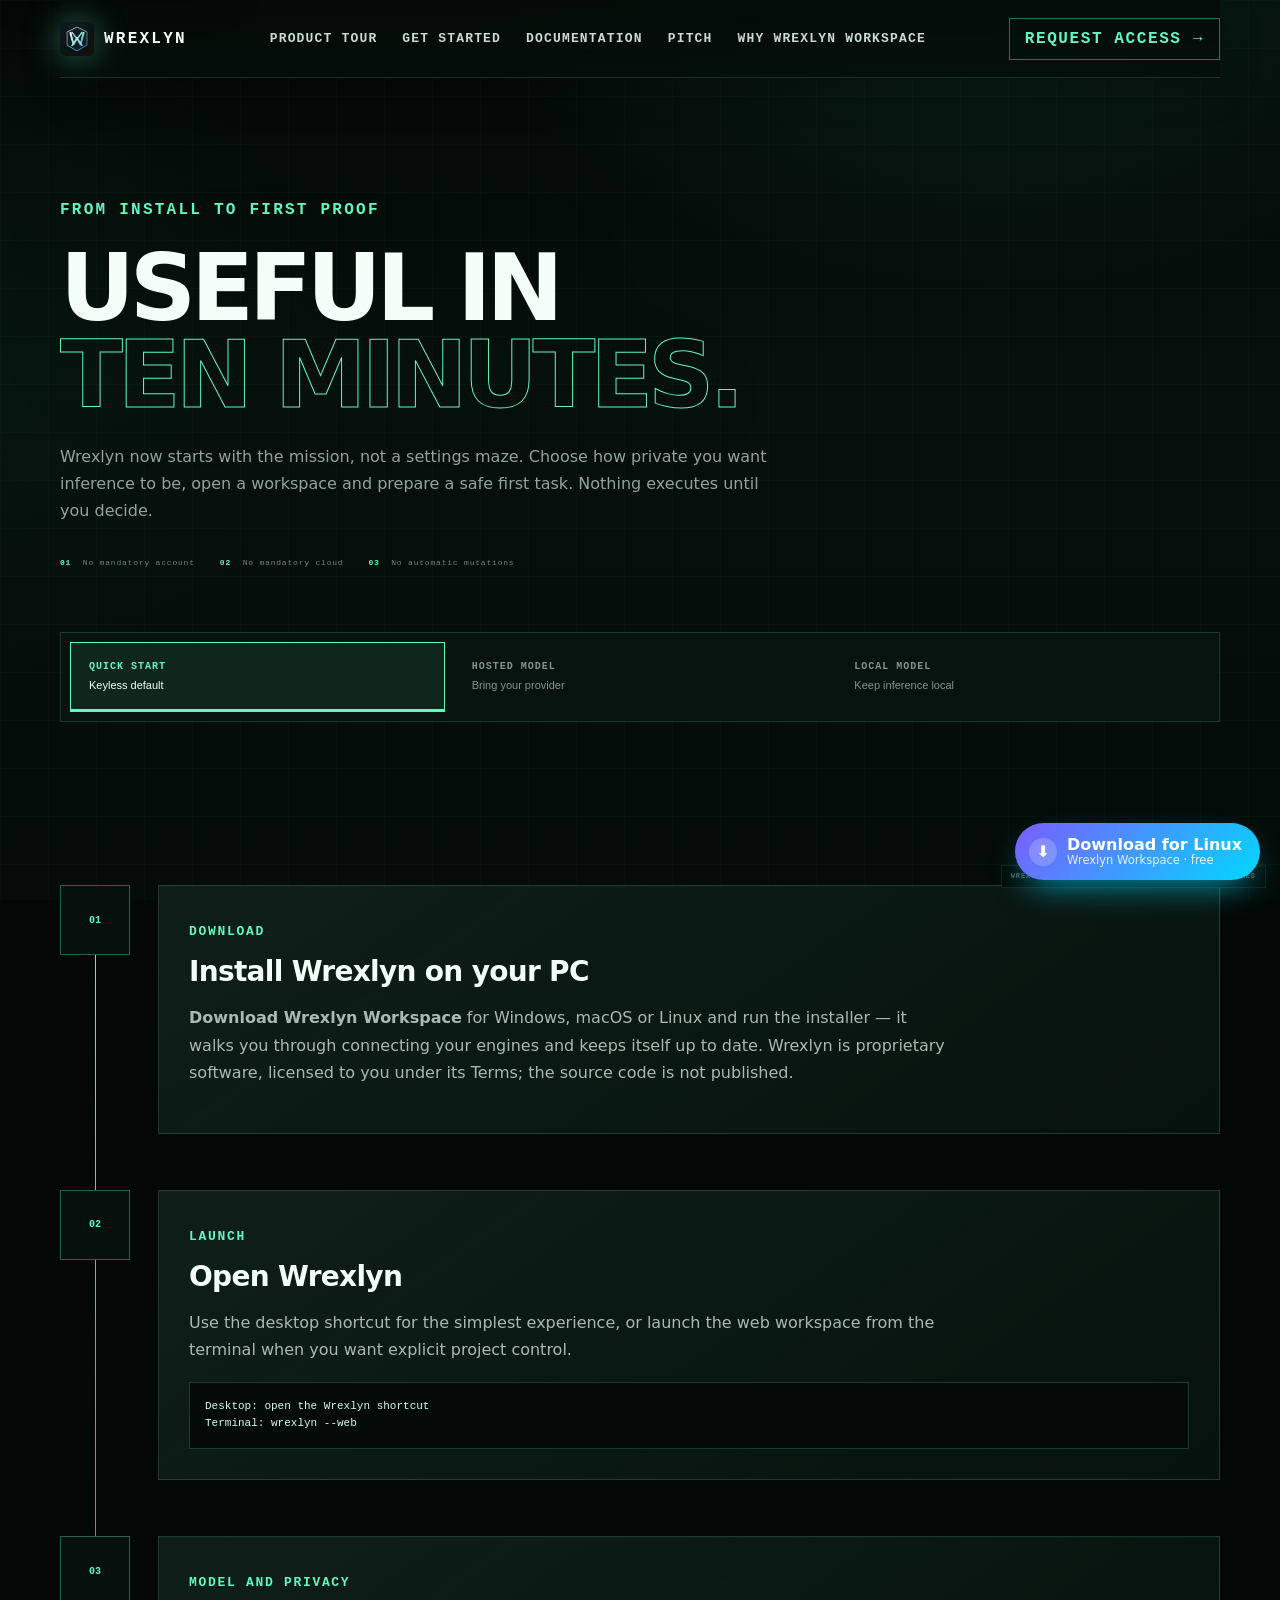
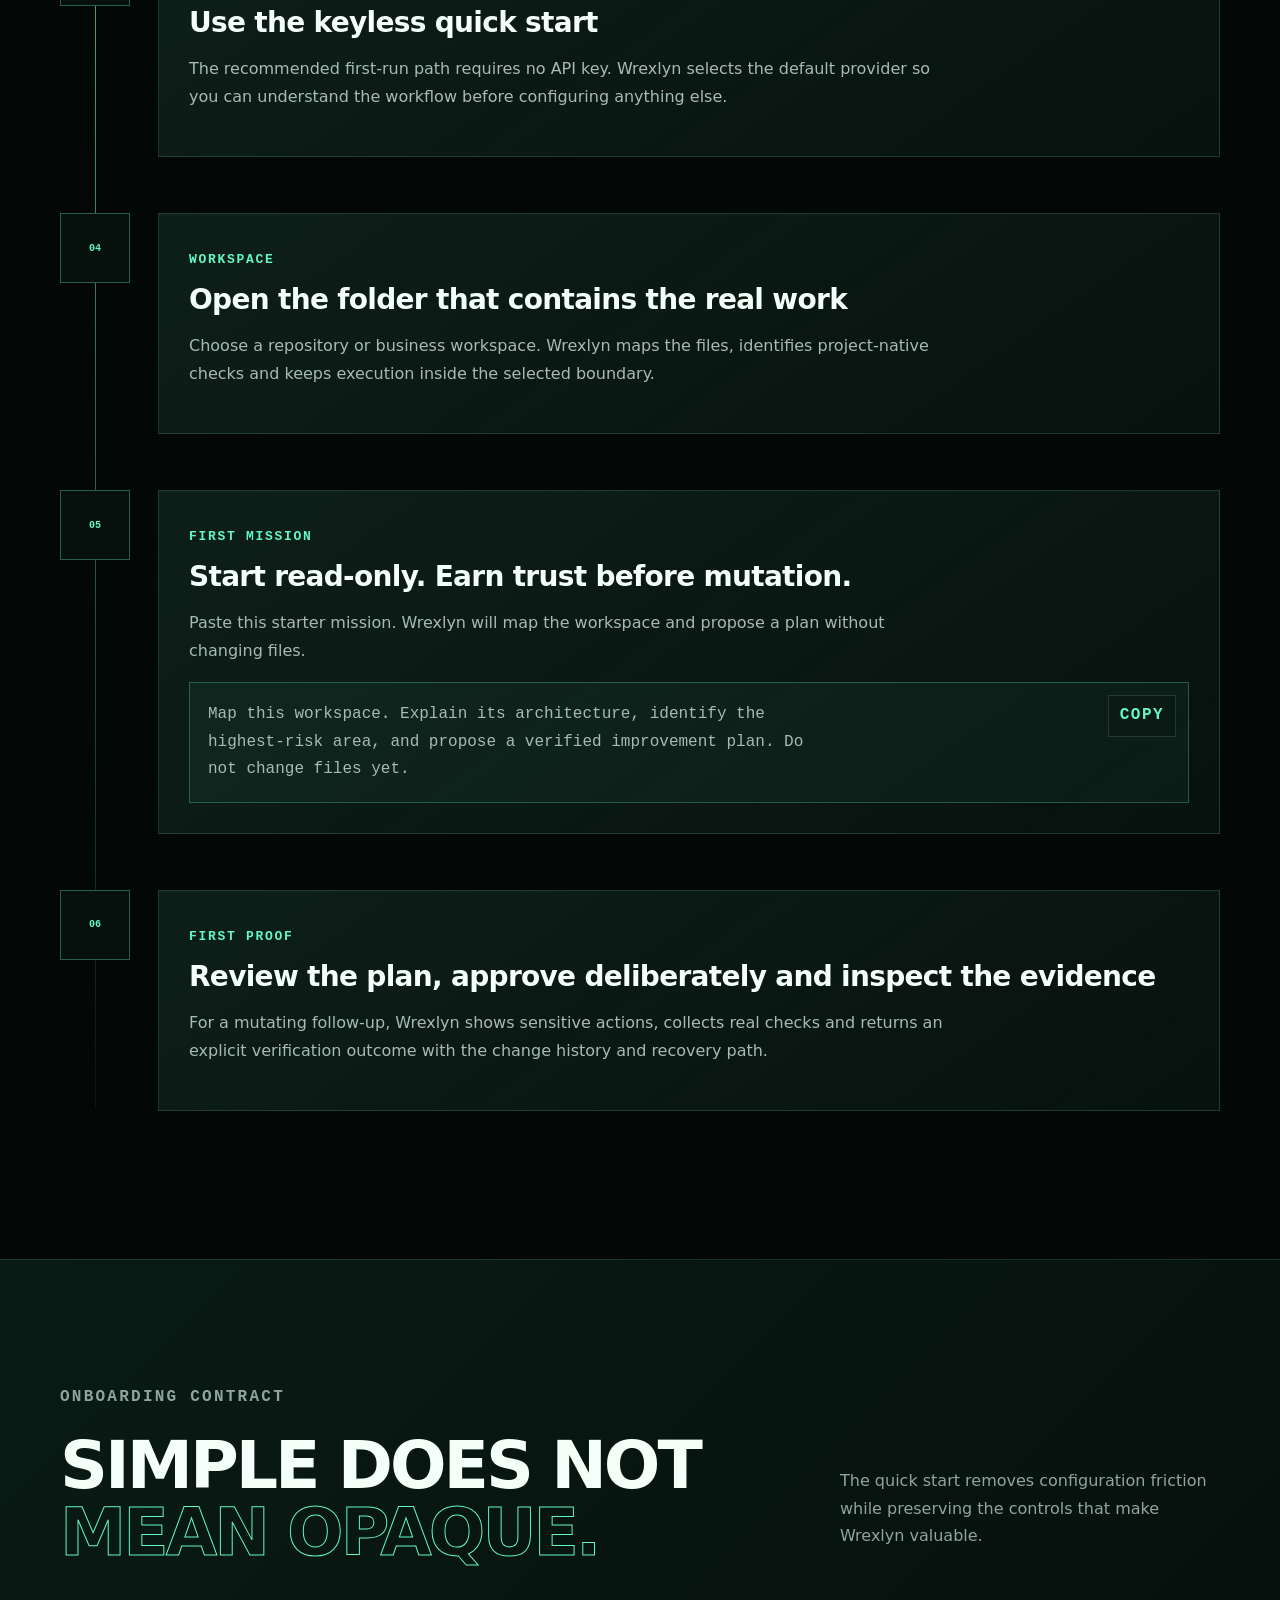
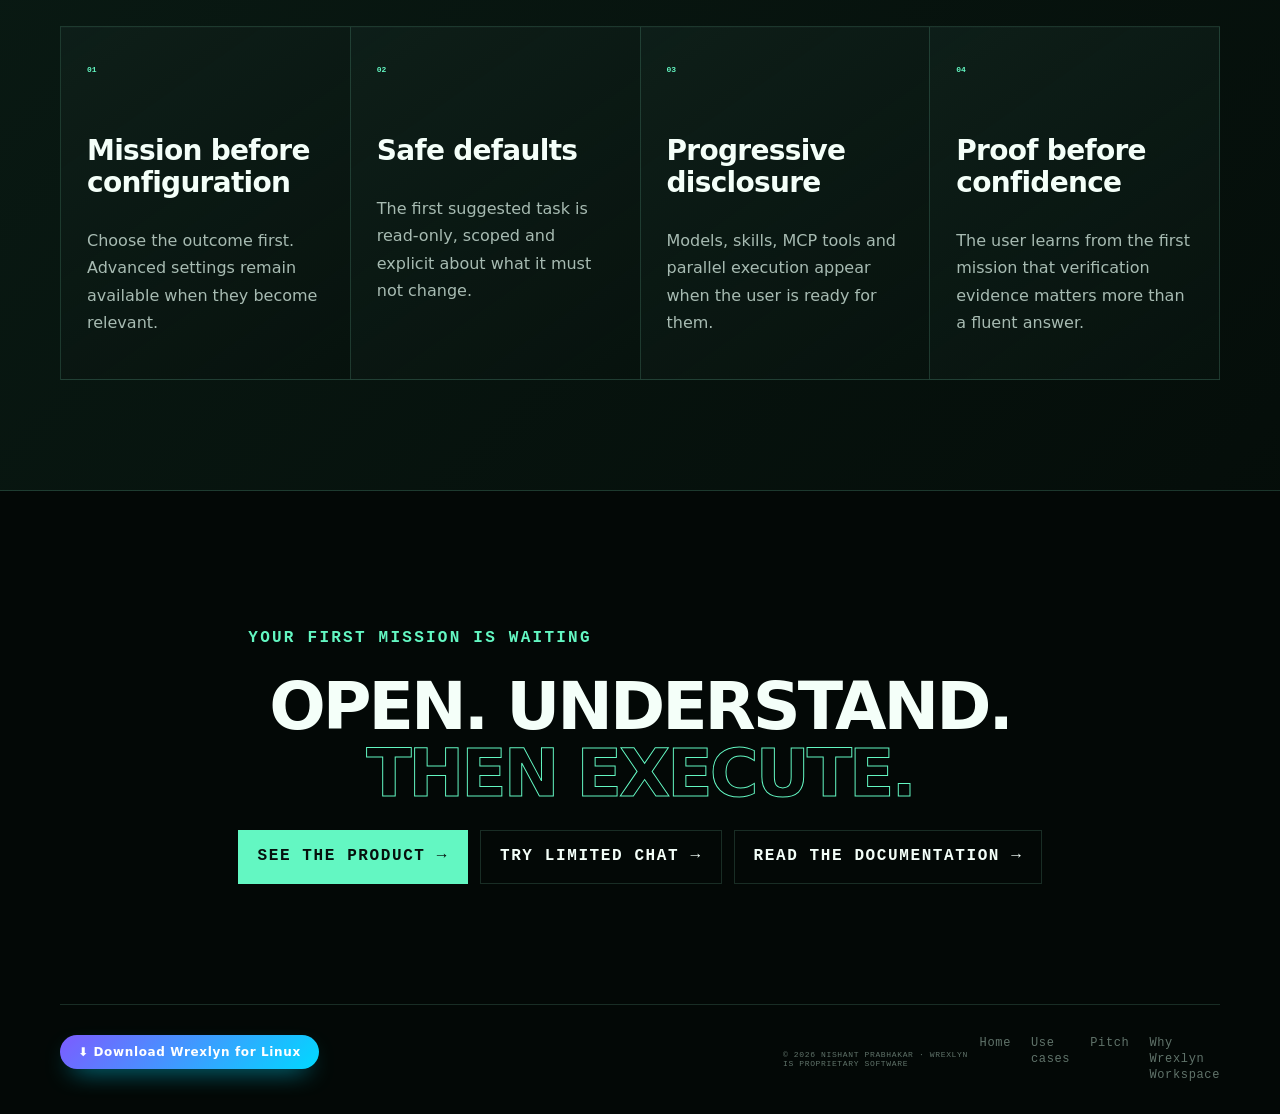
<file: getting-started.html>
<!doctype html>
<html lang="en">
<head>
  <meta charset="utf-8">
  <meta name="viewport" content="width=device-width,initial-scale=1,viewport-fit=cover">
  <meta name="description" content="Start using Wrexlyn in ten minutes: choose a privacy mode, open a workspace and prepare a verified first mission.">
  <link rel="canonical" href="https://nishantsprabhakar.github.io/wrexlynwebsite/getting-started.html">
  <meta property="og:title" content="Wrexlyn — Get Started in Ten Minutes">
  <meta property="og:description" content="Choose your privacy mode, open a workspace and prepare a safe first Wrexlyn mission in ten minutes.">
  <meta property="og:image" content="https://nishantsprabhakar.github.io/wrexlynwebsite/og.png">
  <meta property="og:type" content="website">
  <meta name="author" content="Nishant Prabhakar">
  <title>Wrexlyn — Get Started</title>
  <link rel="icon" href="icon-512.png">
  <style>
    :root{--bg:#06100d;--panel:#0b1713;--line:rgba(176,255,225,.15);--mint:#63f7c2;--white:#f4fff9;--muted:#8da098;--mono:"Cascadia Code","SFMono-Regular",Consolas,monospace;--sans:Inter,ui-sans-serif,system-ui,-apple-system,"Segoe UI",sans-serif}*{box-sizing:border-box}html{scroll-behavior:smooth}body{margin:0;background:radial-gradient(circle at 70% 0,rgba(99,247,194,.09),transparent 32%),var(--bg);color:var(--white);font-family:var(--sans);overflow-x:hidden}a{color:inherit;text-decoration:none}.shell{width:min(1160px,calc(100% - 40px));margin:auto}.topbar{height:78px;display:flex;align-items:center;justify-content:space-between;border-bottom:1px solid var(--line)}.brand{display:flex;align-items:center;gap:10px;font:850 13px var(--mono);letter-spacing:.14em}.brand img{width:32px;height:32px;filter:drop-shadow(0 0 8px rgba(99,247,194,.45))}.topbar nav{display:flex;gap:25px;color:#9aada5;font:9px var(--mono);letter-spacing:.09em;text-transform:uppercase}.topbar nav a:hover,.topbar nav a[aria-current]{color:var(--mint)}.topbar>a:last-child{padding:11px 15px;border:1px solid rgba(99,247,194,.42);color:var(--mint);font:750 8px var(--mono);letter-spacing:.1em;text-transform:uppercase}.hero{padding:105px 0 65px}.kicker{color:var(--mint);font:750 9px var(--mono);letter-spacing:.16em}.hero h1,.sectionHead h2,.closing h2{font-size:clamp(52px,8vw,105px);line-height:.88;letter-spacing:-.065em;margin:24px 0}.hero h1 span,.sectionHead h2 span,.closing h2 span{color:transparent;-webkit-text-stroke:1px var(--mint)}.hero>p:not(.kicker){max-width:730px;color:var(--muted);font-size:18px;line-height:1.7}.promise{display:flex;gap:25px;flex-wrap:wrap;margin-top:34px;color:#72867d;font:8px var(--mono);letter-spacing:.1em}.promise b{color:var(--mint);margin-right:6px}.modeBar{margin-top:65px;border:1px solid var(--line);background:rgba(8,20,16,.8);padding:9px;display:grid;grid-template-columns:repeat(3,1fr);gap:8px}.modeBar button{padding:18px;border:1px solid transparent;background:transparent;color:#82958c;text-align:left;cursor:pointer}.modeBar button strong,.modeBar button span{display:block}.modeBar button strong{font:750 10px var(--mono);letter-spacing:.1em}.modeBar button span{margin-top:6px;font-size:11px}.modeBar button.active{border-color:var(--mint);background:rgba(99,247,194,.08);color:var(--white);box-shadow:inset 0 -2px var(--mint)}.modeBar button.active strong{color:var(--mint)}.journey{padding:70px 0 120px}.timeline{position:relative}.timeline:before{content:"";position:absolute;left:35px;top:30px;bottom:30px;width:1px;background:linear-gradient(var(--mint),rgba(99,247,194,.05))}.step{display:grid;grid-template-columns:70px 1fr;gap:28px;padding:28px 0;position:relative}.stepNo{width:70px;height:70px;border:1px solid rgba(99,247,194,.35);background:var(--bg);display:grid;place-items:center;color:var(--mint);font:800 10px var(--mono);z-index:1}.stepCard{border:1px solid var(--line);background:linear-gradient(145deg,rgba(15,31,25,.88),rgba(7,16,13,.7));padding:30px;min-height:170px}.stepCard small{color:var(--mint);font:700 8px var(--mono);letter-spacing:.13em}.stepCard h3{font-size:25px;margin:13px 0}.stepCard p,.stepCard li{color:#8da098;font-size:13px;line-height:1.7}.stepCard code{display:block;margin-top:18px;padding:15px;border:1px solid var(--line);background:#050b09;color:#bfffe5;font:11px/1.6 var(--mono);overflow-wrap:anywhere}.modeCopy{color:#c9d8d1!important}.missionBox{margin-top:18px;border:1px solid rgba(99,247,194,.28);background:rgba(99,247,194,.045);padding:18px;position:relative}.missionBox p{margin:0;padding-right:90px;color:#cbd9d3;font:11px/1.65 var(--mono)}.copyBtn{position:absolute;right:12px;top:12px;border:1px solid var(--line);background:#0c1a15;color:var(--mint);padding:9px 11px;font:700 7px var(--mono);letter-spacing:.09em;cursor:pointer}.copyBtn:hover{border-color:var(--mint)}.principles{padding:110px 0;border-block:1px solid var(--line);background:#091411}.sectionHead{display:grid;grid-template-columns:1fr 380px;align-items:end;gap:60px}.sectionHead h2{font-size:clamp(45px,6vw,78px);margin-bottom:0}.sectionHead>p{color:var(--muted);line-height:1.7}.principleGrid{display:grid;grid-template-columns:repeat(4,1fr);margin-top:60px;border-top:1px solid var(--line);border-left:1px solid var(--line)}.principleGrid article{padding:26px;min-height:245px;border-right:1px solid var(--line);border-bottom:1px solid var(--line)}.principleGrid span{color:var(--mint);font:700 8px var(--mono)}.principleGrid h3{margin-top:55px;font-size:17px}.principleGrid p{color:#7f9289;font-size:12px;line-height:1.65}.closing{text-align:center;padding:120px 0}.closing h2{font-size:clamp(58px,8vw,110px)}.actions{display:flex;justify-content:center;gap:12px;flex-wrap:wrap}.button{padding:15px 19px;border:1px solid var(--line);font:800 8px var(--mono);letter-spacing:.1em;text-transform:uppercase}.button.primary{background:var(--mint);border-color:var(--mint);color:#06100d}.button:hover{border-color:var(--mint);color:var(--mint)}.button.primary:hover{color:#06100d;background:#a0ffdc}footer{min-height:110px;border-top:1px solid var(--line);display:flex;justify-content:space-between;align-items:center;color:#60736a;font:8px var(--mono);letter-spacing:.08em}footer div{display:flex;gap:20px}@media(max-width:800px){.topbar nav{display:none}.sectionHead{grid-template-columns:1fr}.principleGrid{grid-template-columns:1fr 1fr}.modeBar{grid-template-columns:1fr}.step{grid-template-columns:48px 1fr;gap:14px}.stepNo{width:48px;height:48px}.timeline:before{left:24px}.stepCard{padding:22px}}@media(max-width:520px){.shell{width:min(100% - 26px,1160px)}.hero{padding-top:70px}.hero h1{font-size:15vw}.promise{flex-direction:column;gap:9px}.step{grid-template-columns:1fr}.timeline:before{display:none}.stepNo{width:42px;height:42px}.principleGrid{grid-template-columns:1fr}.sectionHead{gap:20px}.missionBox p{padding:45px 0 0}.copyBtn{left:12px;right:auto}.closing{padding:90px 0}footer{padding:30px 0;flex-direction:column;gap:20px;text-align:center}footer div{flex-wrap:wrap;justify-content:center}}
  </style>
  <link rel="stylesheet" href="wrexlyn-theme.css?v=20260828a">
</head>
<body class="wrexlyn-site">
  <a class="global-skip" href="#main-content">Skip to onboarding</a>
  <header class="topbar shell"><a class="brand" href="index.html"><img src="icon-512.png" alt="Wrexlyn logo">WREXLYN</a><nav><a href="product-demo.html">Product tour</a><a href="getting-started.html" aria-current="page">Get started</a><a href="documentation.html">Documentation</a><a href="pitch.html">Pitch</a><a href="why-wrexlyn-workspace/">Why Wrexlyn Workspace</a></nav><a href="pitch.html">Request access →</a></header>
  <main id="main-content">
    <section class="hero shell"><p class="kicker">FROM INSTALL TO FIRST PROOF</p><h1>USEFUL IN<br><span>TEN MINUTES.</span></h1><p>Wrexlyn now starts with the mission, not a settings maze. Choose how private you want inference to be, open a workspace and prepare a safe first task. Nothing executes until you decide.</p><div class="promise"><span><b>01</b> No mandatory account</span><span><b>02</b> No mandatory cloud</span><span><b>03</b> No automatic mutations</span></div><div class="modeBar" role="tablist" aria-label="Setup path"><button class="active" data-mode="quick" type="button"><strong>QUICK START</strong><span>Keyless default</span></button><button data-mode="hosted" type="button"><strong>HOSTED MODEL</strong><span>Bring your provider</span></button><button data-mode="local" type="button"><strong>LOCAL MODEL</strong><span>Keep inference local</span></button></div></section>
    <section class="journey shell"><div class="timeline">
      <article class="step"><div class="stepNo">01</div><div class="stepCard"><small>DOWNLOAD</small><h3>Install Wrexlyn on your PC</h3><p><a href="https://wrexlyn.pages.dev/download/"><b>Download Wrexlyn Workspace</b></a> for Windows, macOS or Linux and run the installer — it walks you through connecting your engines and keeps itself up to date. Wrexlyn is proprietary software, licensed to you under its Terms; the source code is not published.</p></div></article>
      <article class="step"><div class="stepNo">02</div><div class="stepCard"><small>LAUNCH</small><h3>Open Wrexlyn</h3><p>Use the desktop shortcut for the simplest experience, or launch the web workspace from the terminal when you want explicit project control.</p><code>Desktop: open the Wrexlyn shortcut<br>Terminal: wrexlyn --web</code></div></article>
      <article class="step"><div class="stepNo">03</div><div class="stepCard"><small>MODEL AND PRIVACY</small><h3 id="mode-title">Use the keyless quick start</h3><p id="mode-copy" class="modeCopy">The recommended first-run path requires no API key. Wrexlyn selects the default provider so you can understand the workflow before configuring anything else.</p></div></article>
      <article class="step"><div class="stepNo">04</div><div class="stepCard"><small>WORKSPACE</small><h3>Open the folder that contains the real work</h3><p>Choose a repository or business workspace. Wrexlyn maps the files, identifies project-native checks and keeps execution inside the selected boundary.</p></div></article>
      <article class="step"><div class="stepNo">05</div><div class="stepCard"><small>FIRST MISSION</small><h3>Start read-only. Earn trust before mutation.</h3><p>Paste this starter mission. Wrexlyn will map the workspace and propose a plan without changing files.</p><div class="missionBox"><p id="starter-mission">Map this workspace. Explain its architecture, identify the highest-risk area, and propose a verified improvement plan. Do not change files yet.</p><button class="copyBtn" type="button" data-copy="starter-mission">COPY</button></div></div></article>
      <article class="step"><div class="stepNo">06</div><div class="stepCard"><small>FIRST PROOF</small><h3>Review the plan, approve deliberately and inspect the evidence</h3><p>For a mutating follow-up, Wrexlyn shows sensitive actions, collects real checks and returns an explicit verification outcome with the change history and recovery path.</p></div></article>
    </div></section>
    <section class="principles"><div class="shell"><div class="sectionHead"><div><p class="kicker">ONBOARDING CONTRACT</p><h2>SIMPLE DOES NOT<br><span>MEAN OPAQUE.</span></h2></div><p>The quick start removes configuration friction while preserving the controls that make Wrexlyn valuable.</p></div><div class="principleGrid"><article><span>01</span><h3>Mission before configuration</h3><p>Choose the outcome first. Advanced settings remain available when they become relevant.</p></article><article><span>02</span><h3>Safe defaults</h3><p>The first suggested task is read-only, scoped and explicit about what it must not change.</p></article><article><span>03</span><h3>Progressive disclosure</h3><p>Models, skills, MCP tools and parallel execution appear when the user is ready for them.</p></article><article><span>04</span><h3>Proof before confidence</h3><p>The user learns from the first mission that verification evidence matters more than a fluent answer.</p></article></div></div></section>
    <section class="closing shell"><p class="kicker">YOUR FIRST MISSION IS WAITING</p><h2>OPEN. UNDERSTAND.<br><span>THEN EXECUTE.</span></h2><div class="actions"><a class="button primary" href="product-demo.html">See the product →</a><a class="button" href="demo.html">Try limited chat →</a><a class="button" href="documentation.html">Read the documentation →</a></div></section>
  </main>
  <footer class="shell"><span>© 2026 NISHANT PRABHAKAR · WREXLYN IS PROPRIETARY SOFTWARE</span><div><a href="index.html">Home</a><a href="use-cases.html">Use cases</a><a href="pitch.html">Pitch</a><a href="why-wrexlyn-workspace/">Why Wrexlyn Workspace</a></div></footer>
  <script>
    const modes={quick:["Use the keyless quick start","The recommended first-run path requires no API key. Wrexlyn selects the default provider so you can understand the workflow before configuring anything else."],hosted:["Bring your preferred hosted model","Add a provider key through Wrexlyn’s secure settings, choose the model and keep the same governed execution and verification workflow."],local:["Connect a compatible local model","Enter the local OpenAI-compatible endpoint and model ID. Your workspace and model inference can remain on infrastructure you control."]};
    document.querySelectorAll(".modeBar button").forEach(button=>button.addEventListener("click",()=>{document.querySelectorAll(".modeBar button").forEach(b=>b.classList.toggle("active",b===button));const copy=modes[button.dataset.mode];document.getElementById("mode-title").textContent=copy[0];document.getElementById("mode-copy").textContent=copy[1]}));
    document.querySelectorAll("[data-copy]").forEach(button=>button.addEventListener("click",async()=>{const text=document.getElementById(button.dataset.copy).textContent;try{await navigator.clipboard.writeText(text);button.textContent="COPIED";setTimeout(()=>button.textContent="COPY",1400)}catch{button.textContent="SELECT TEXT"}}));
  </script>
<script src="download.js" defer></script>
</body>
</html>
</file>
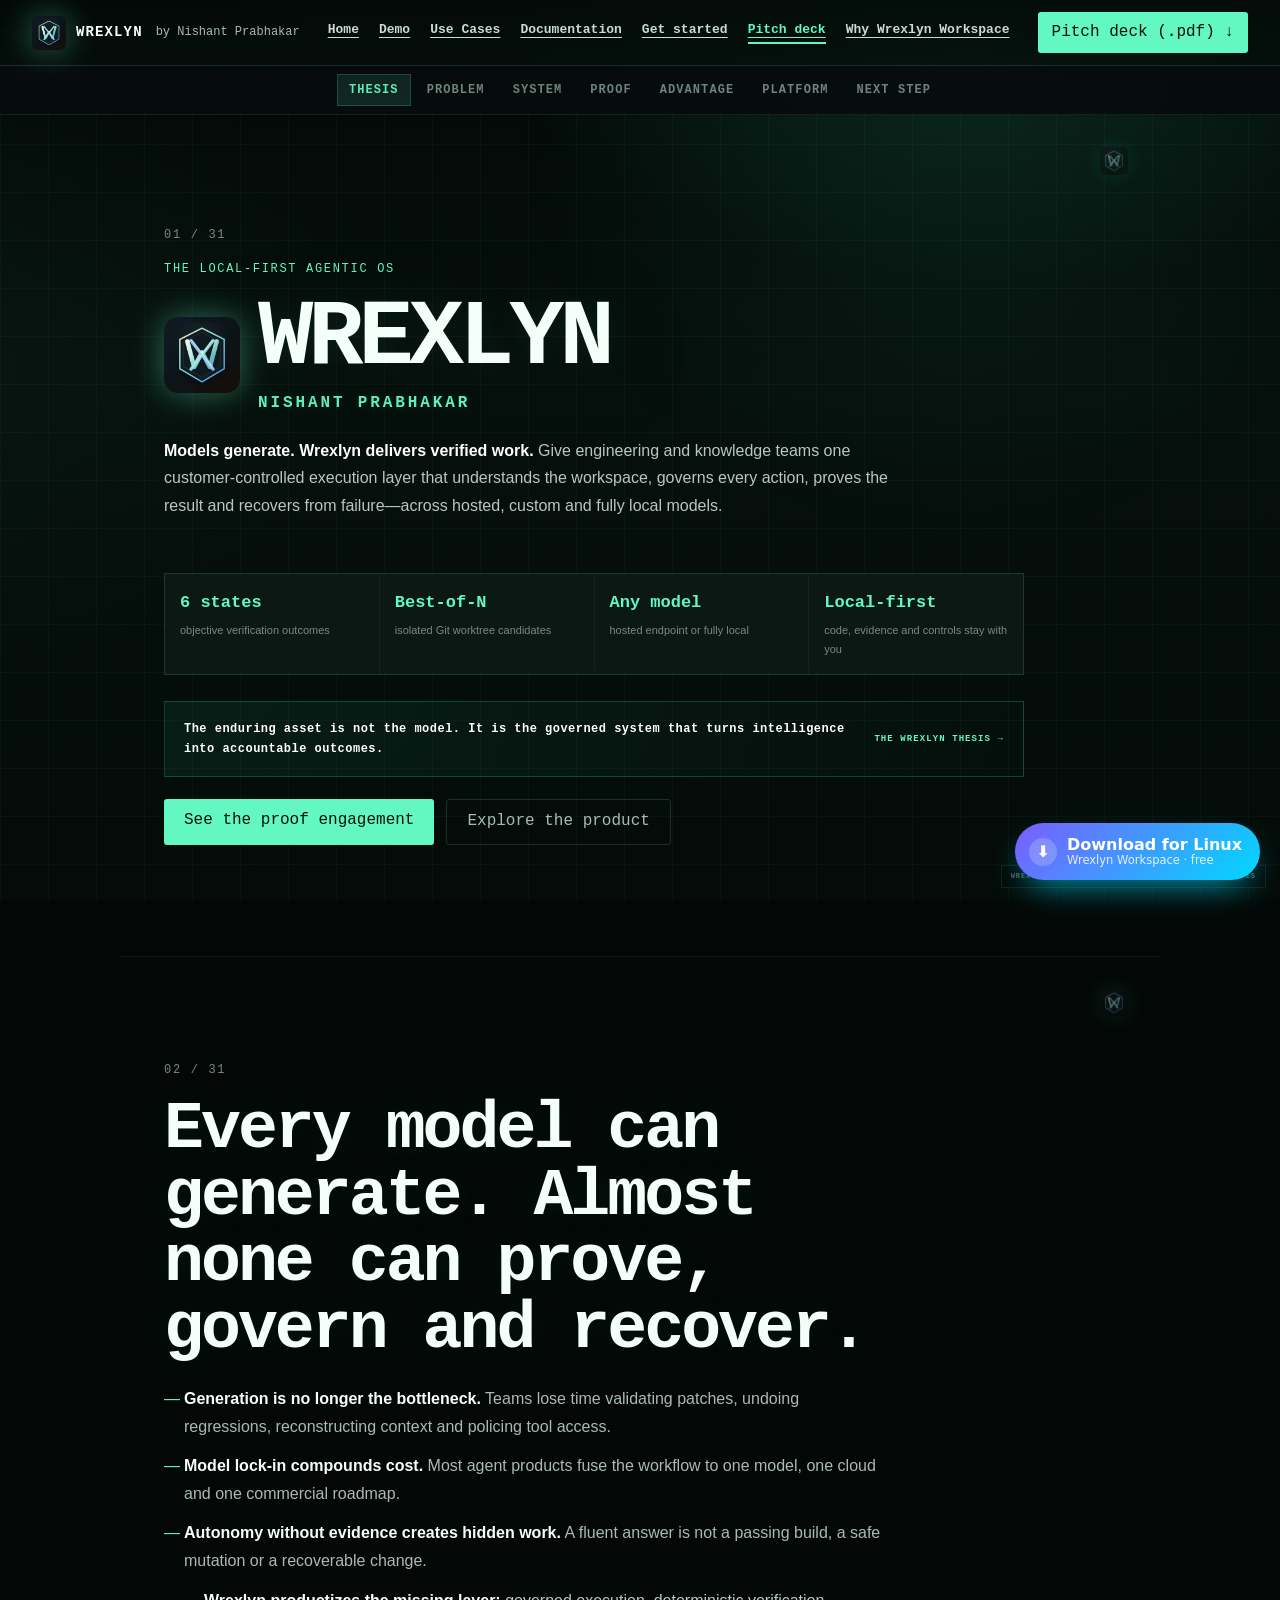
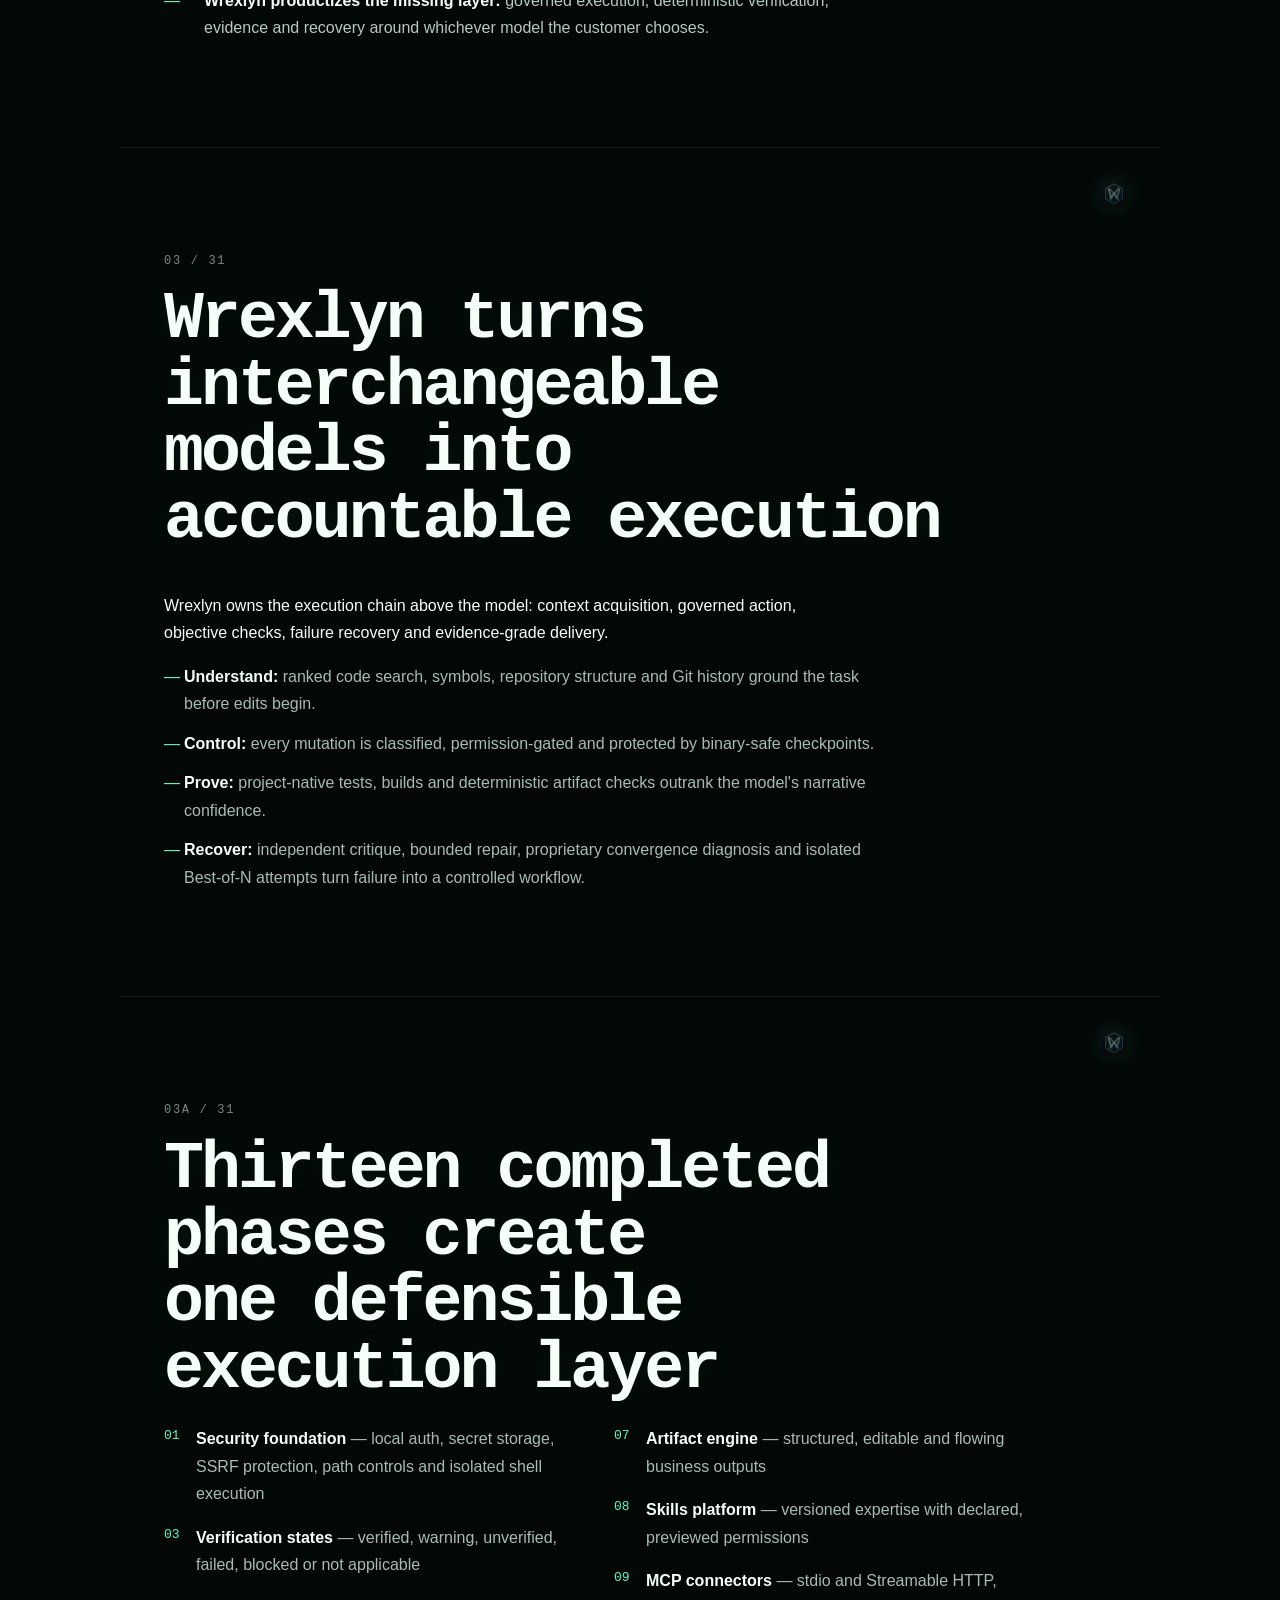
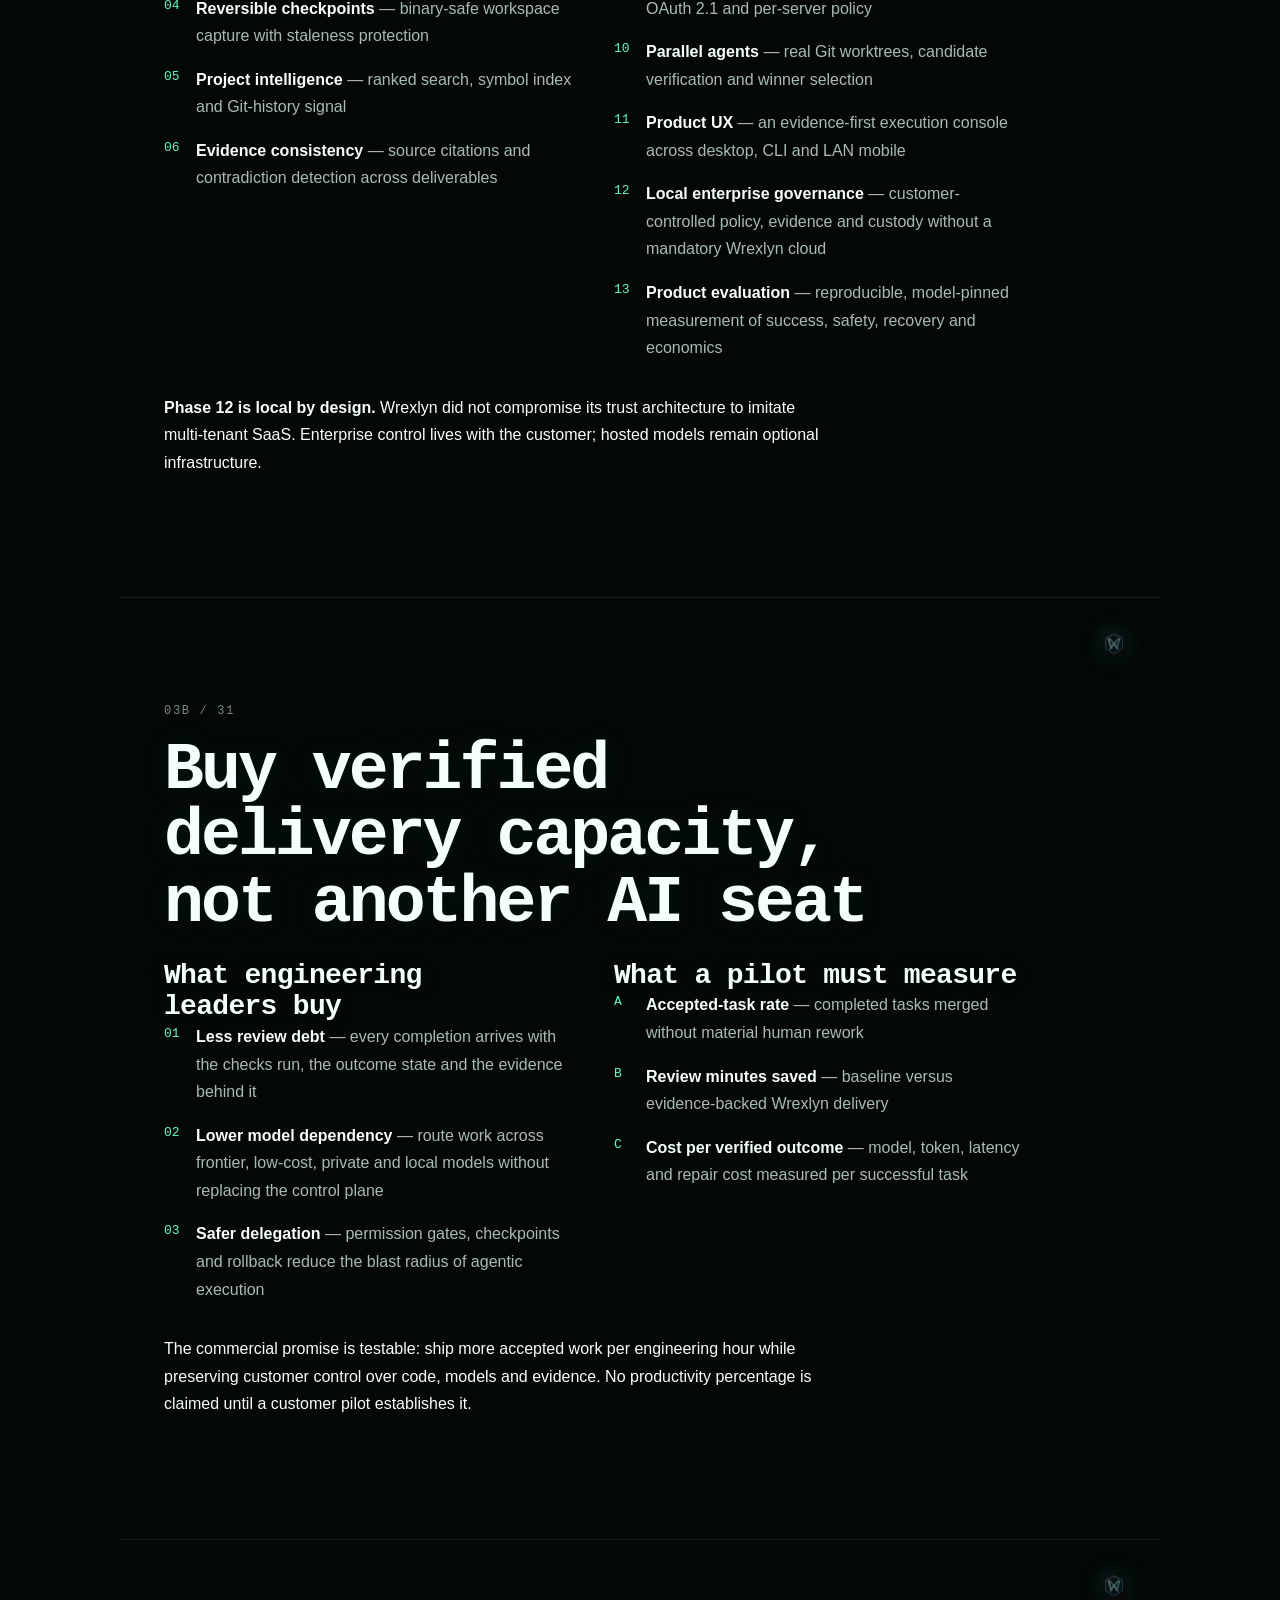
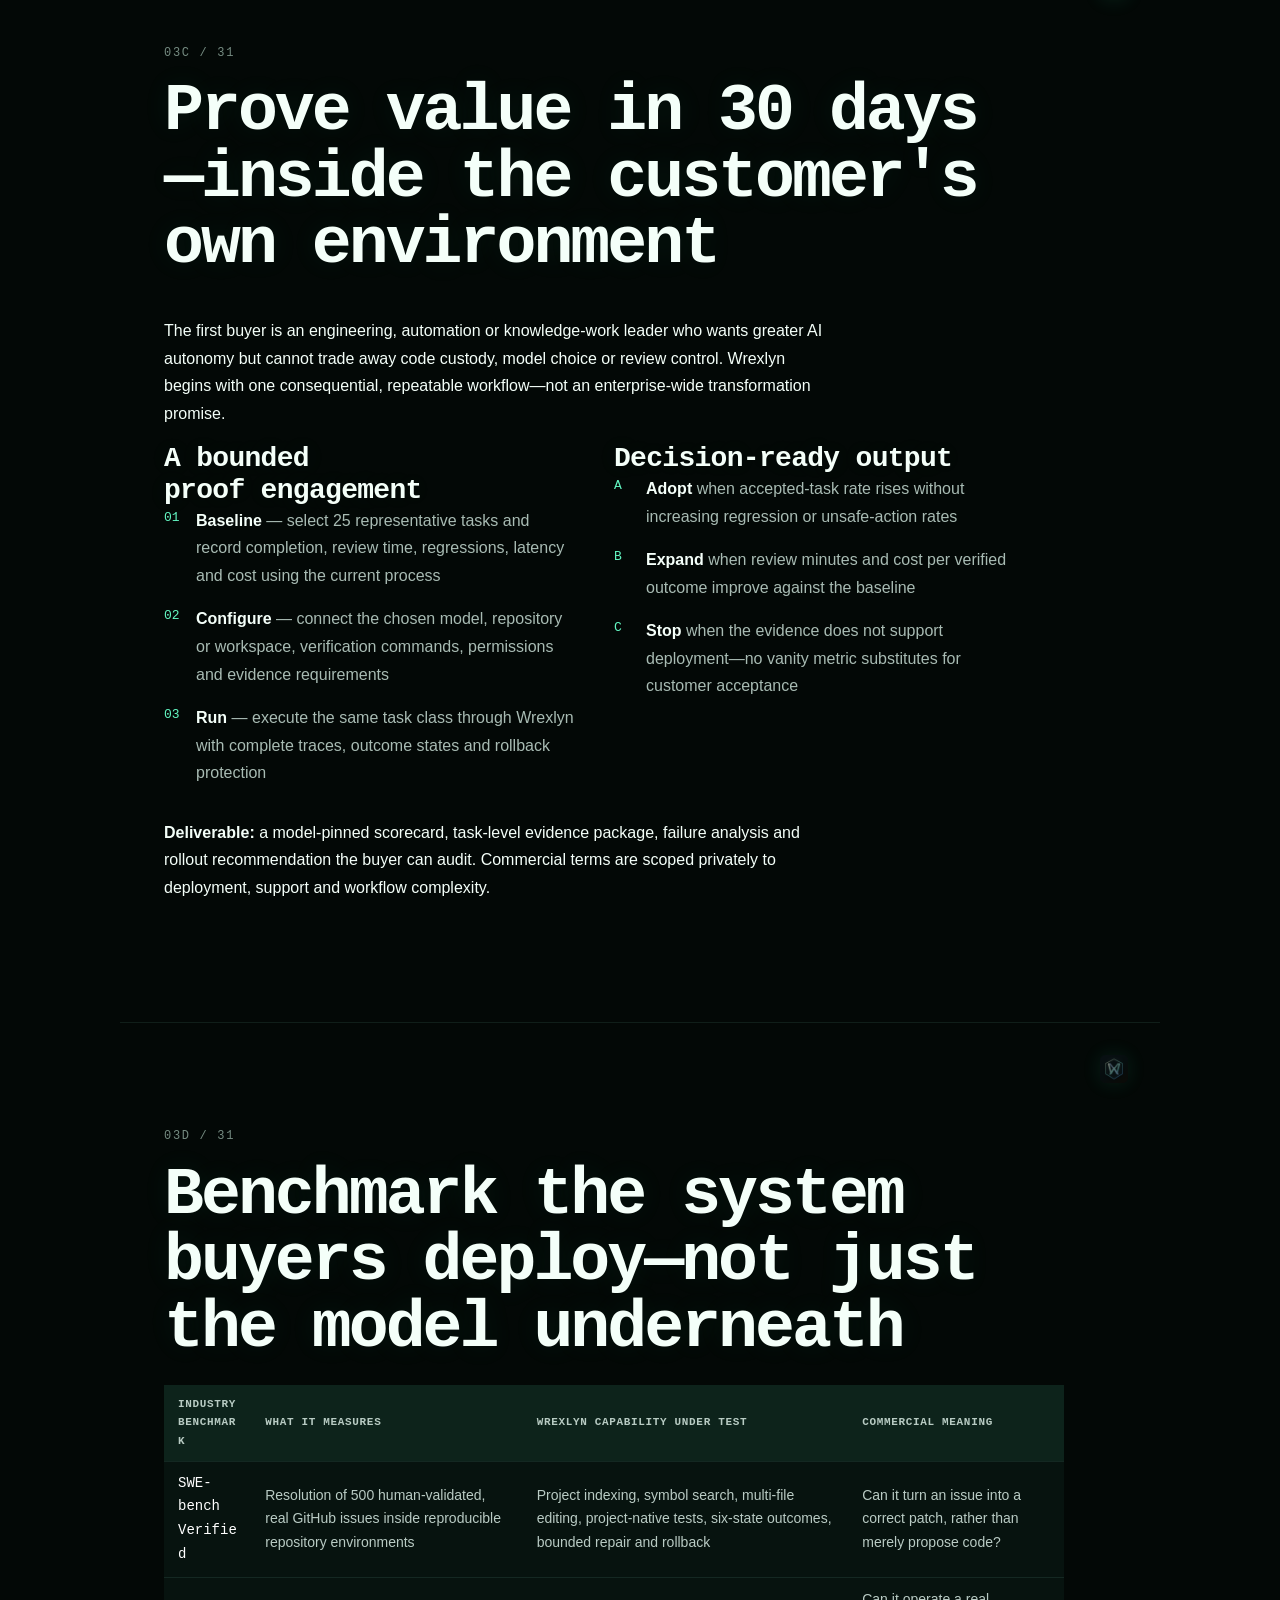
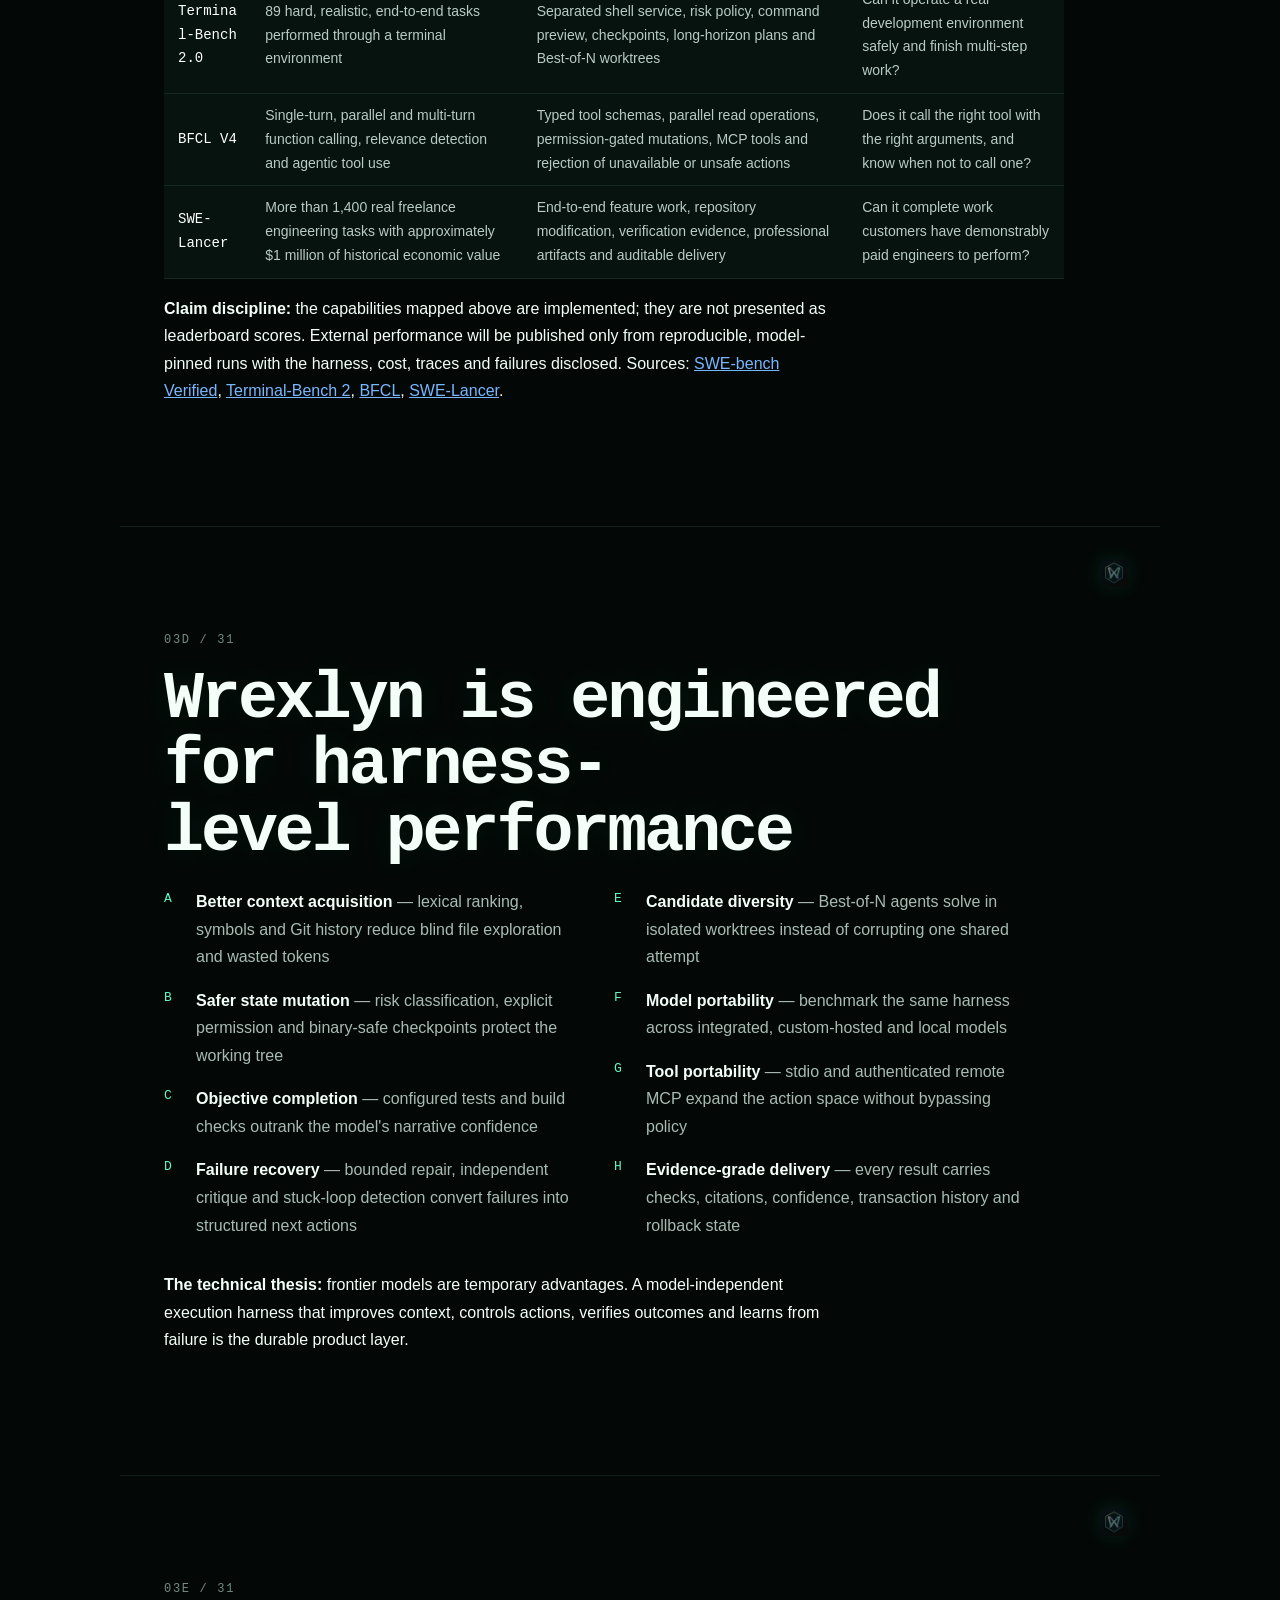
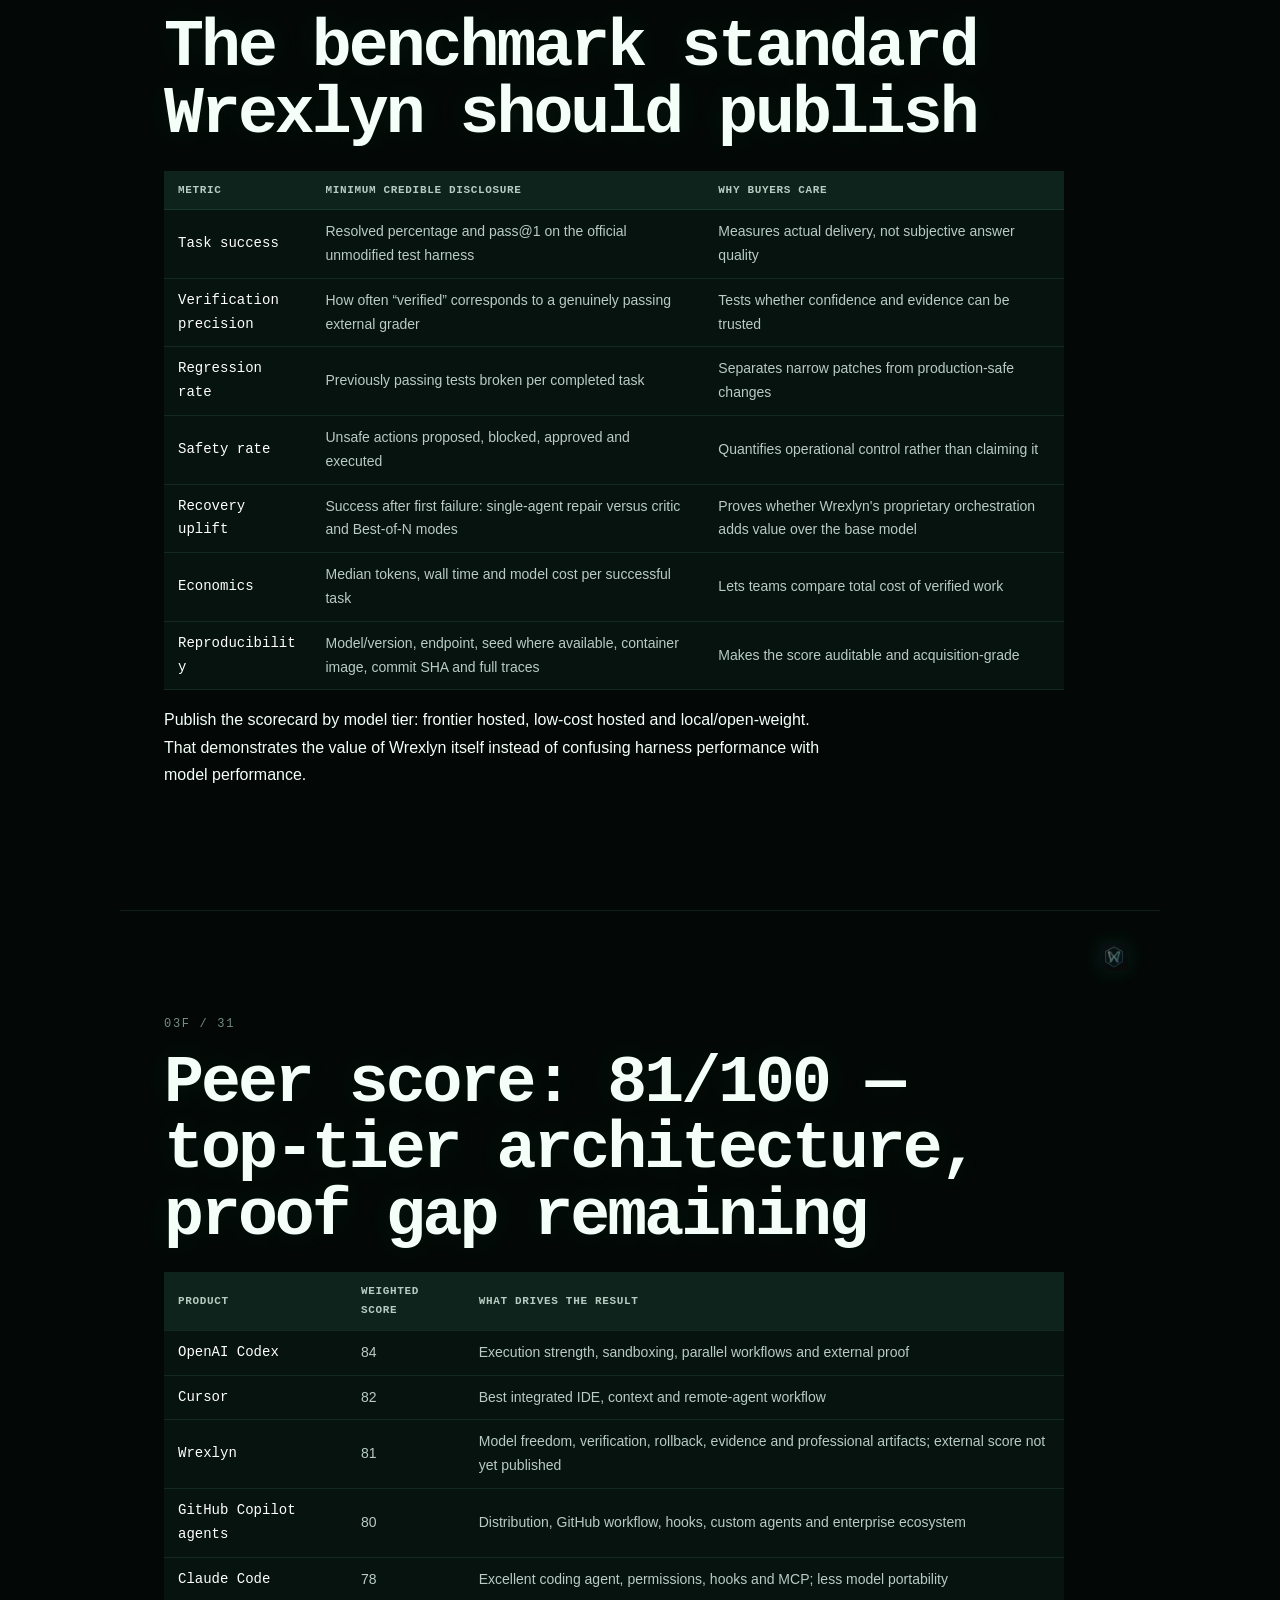
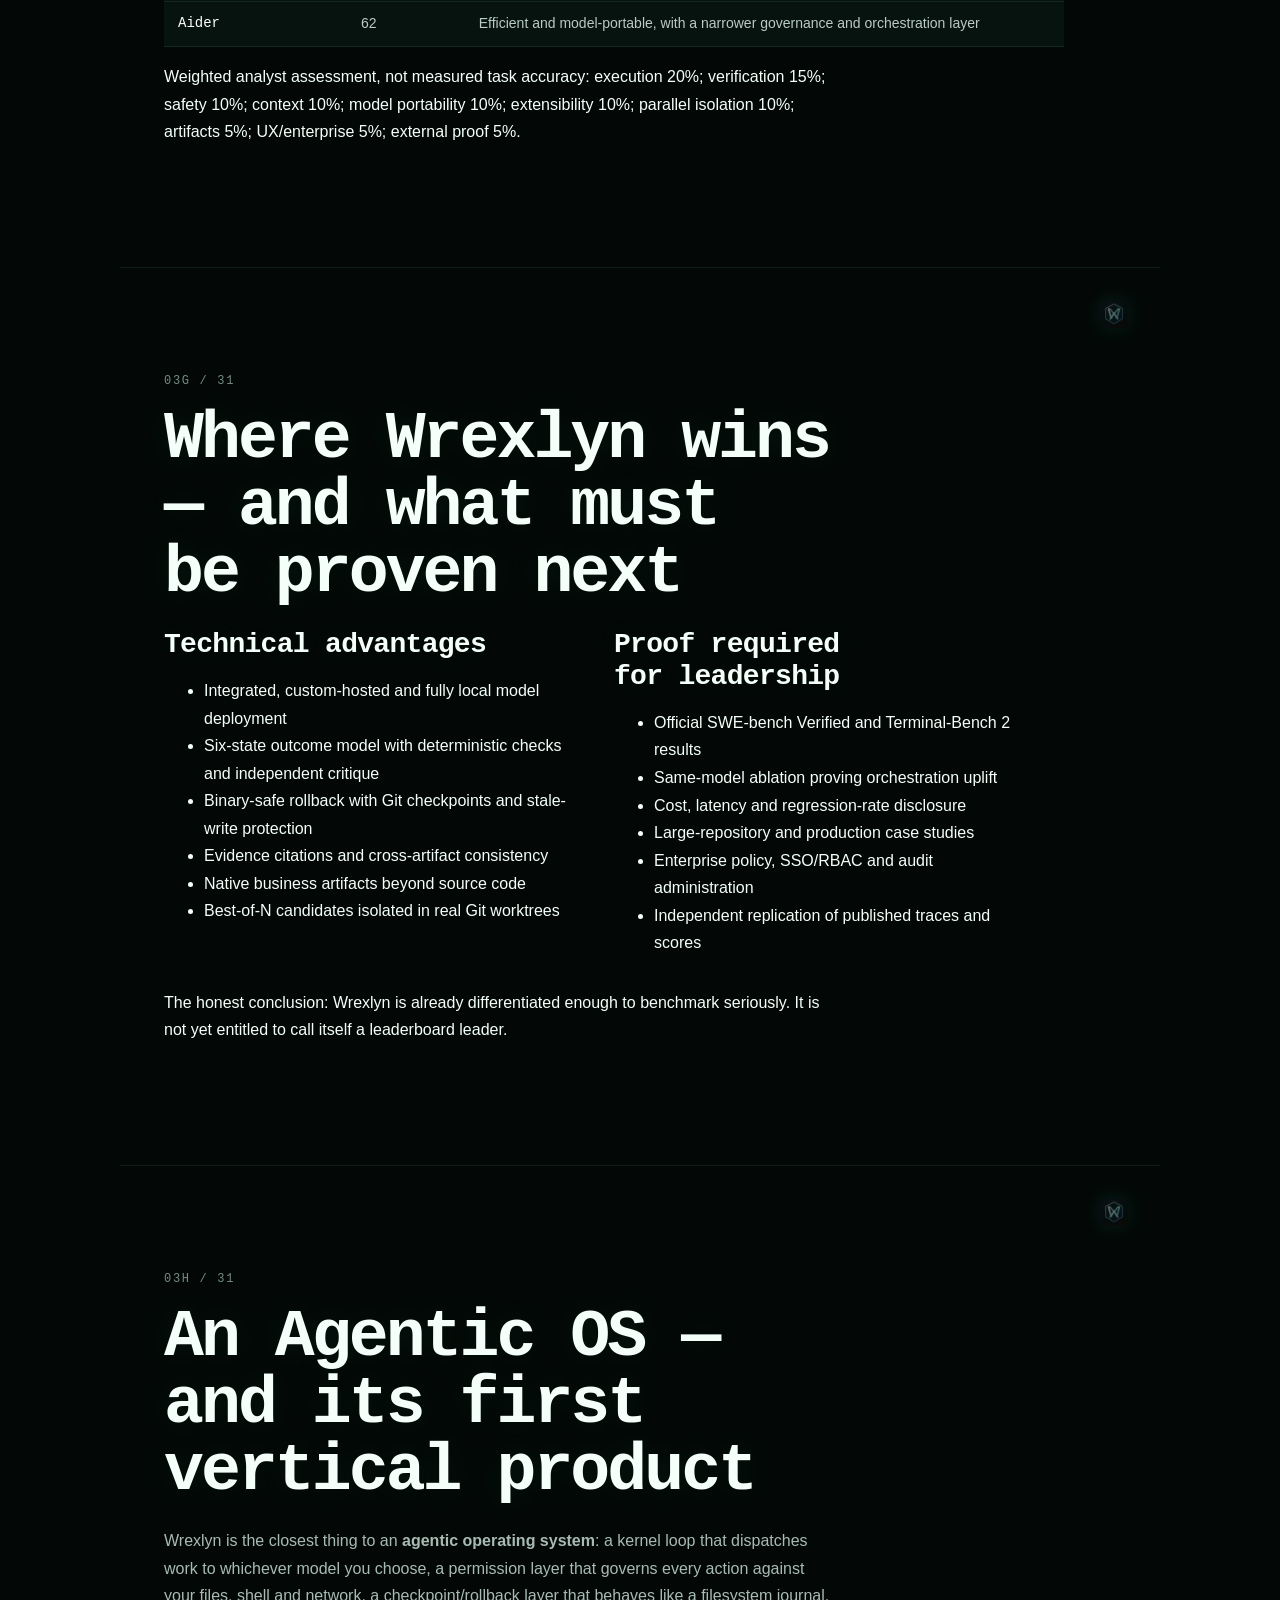
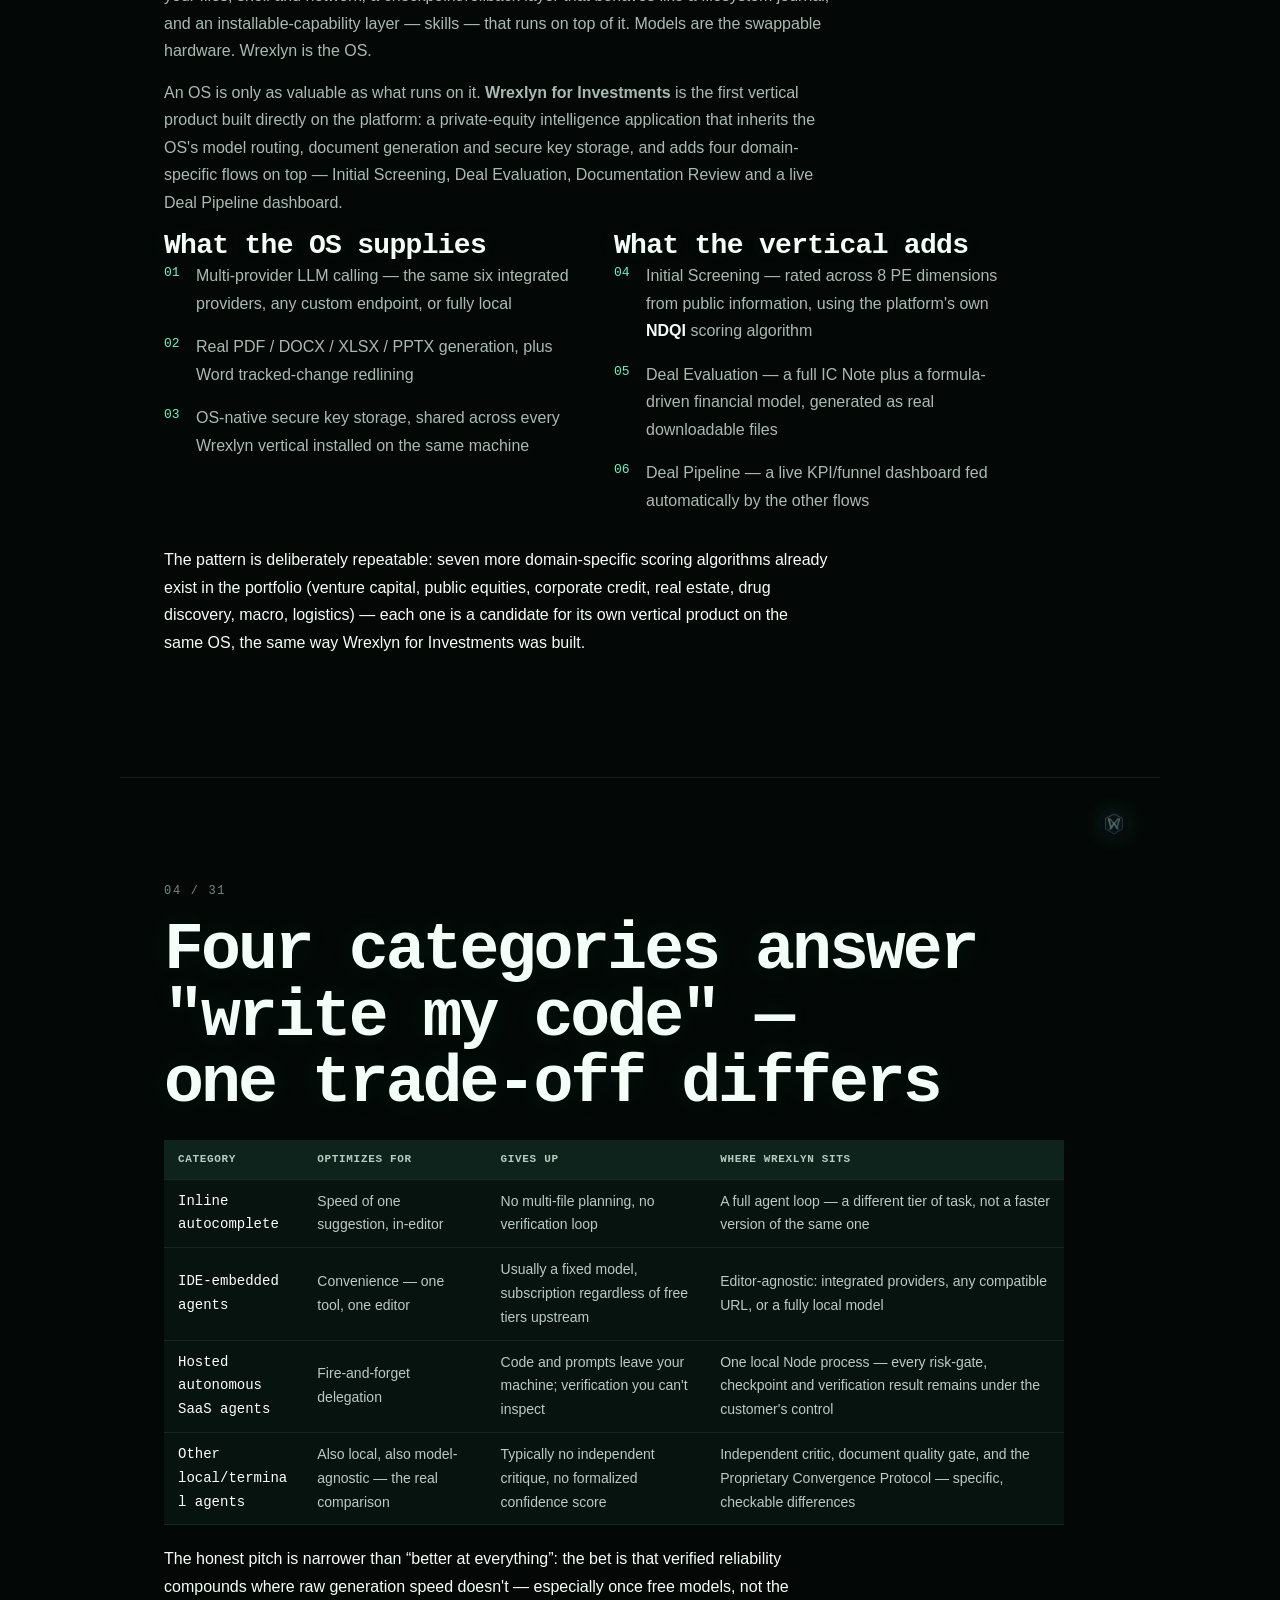
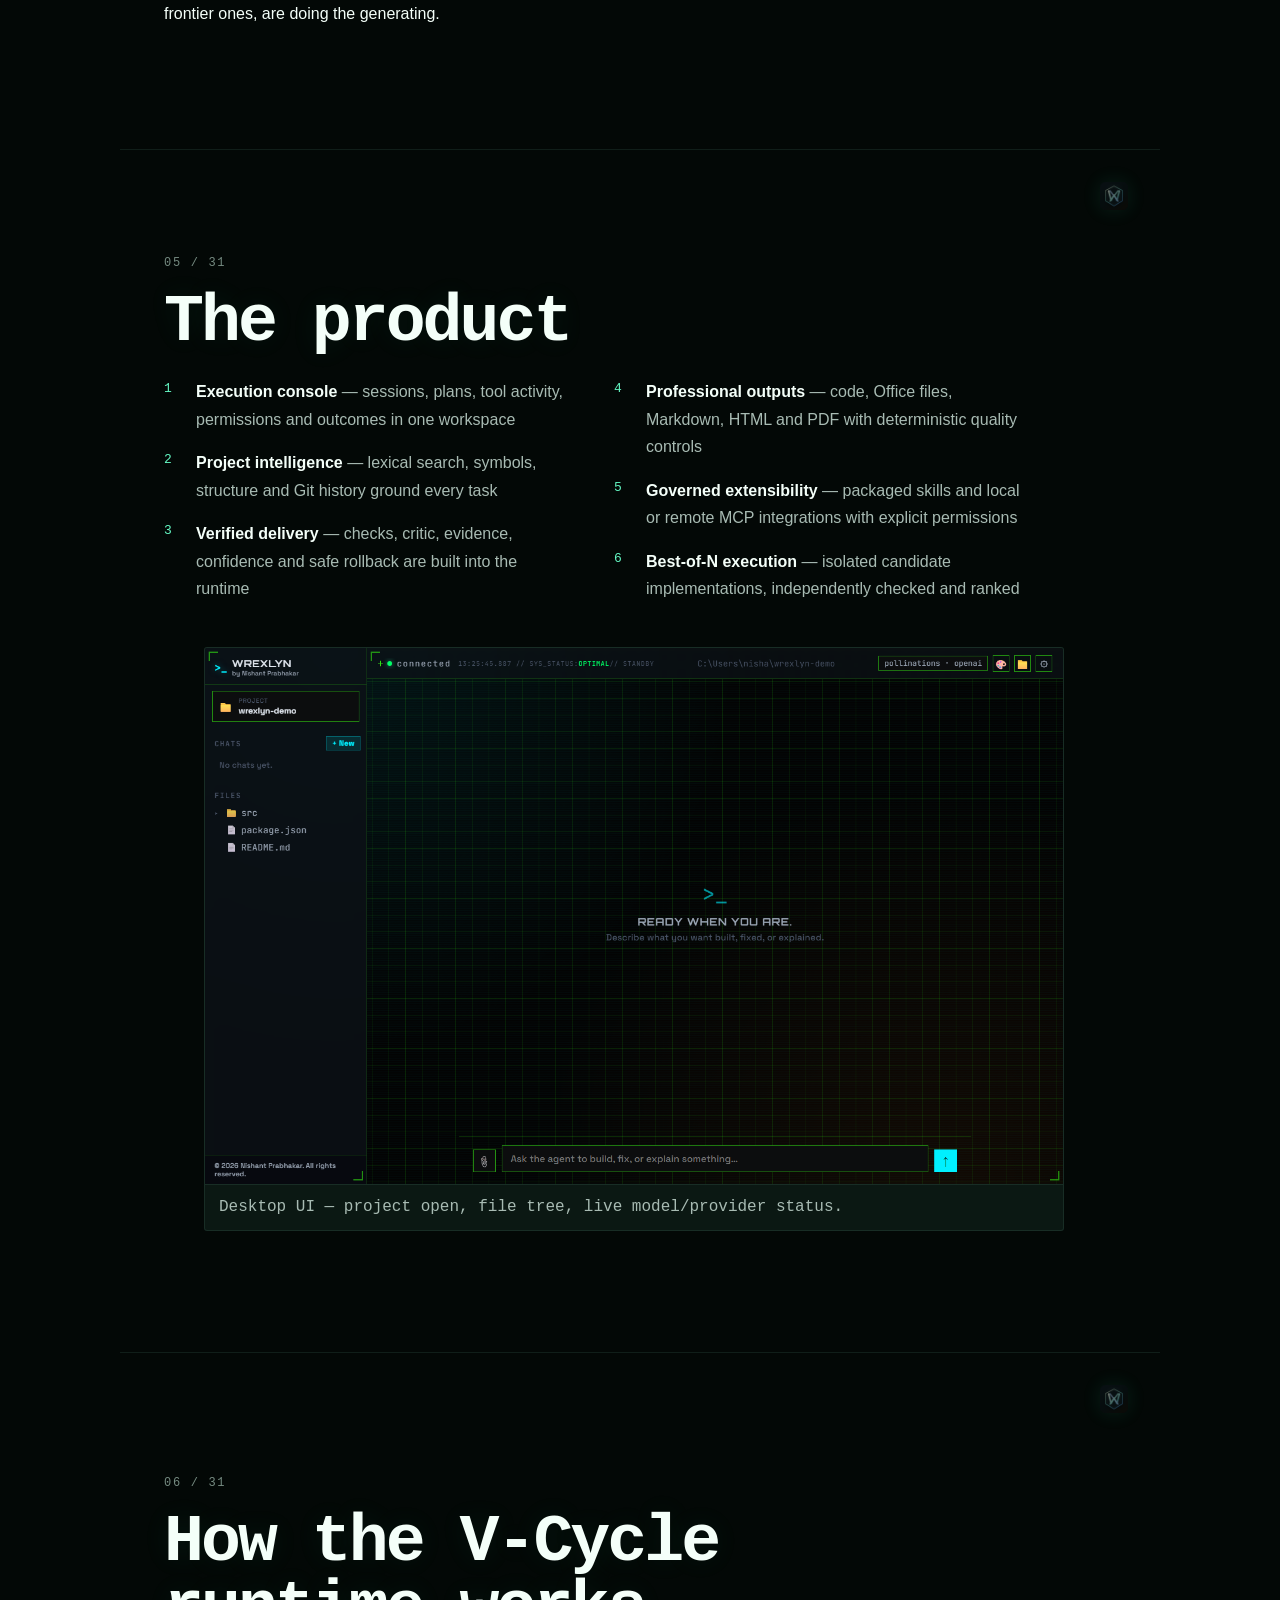
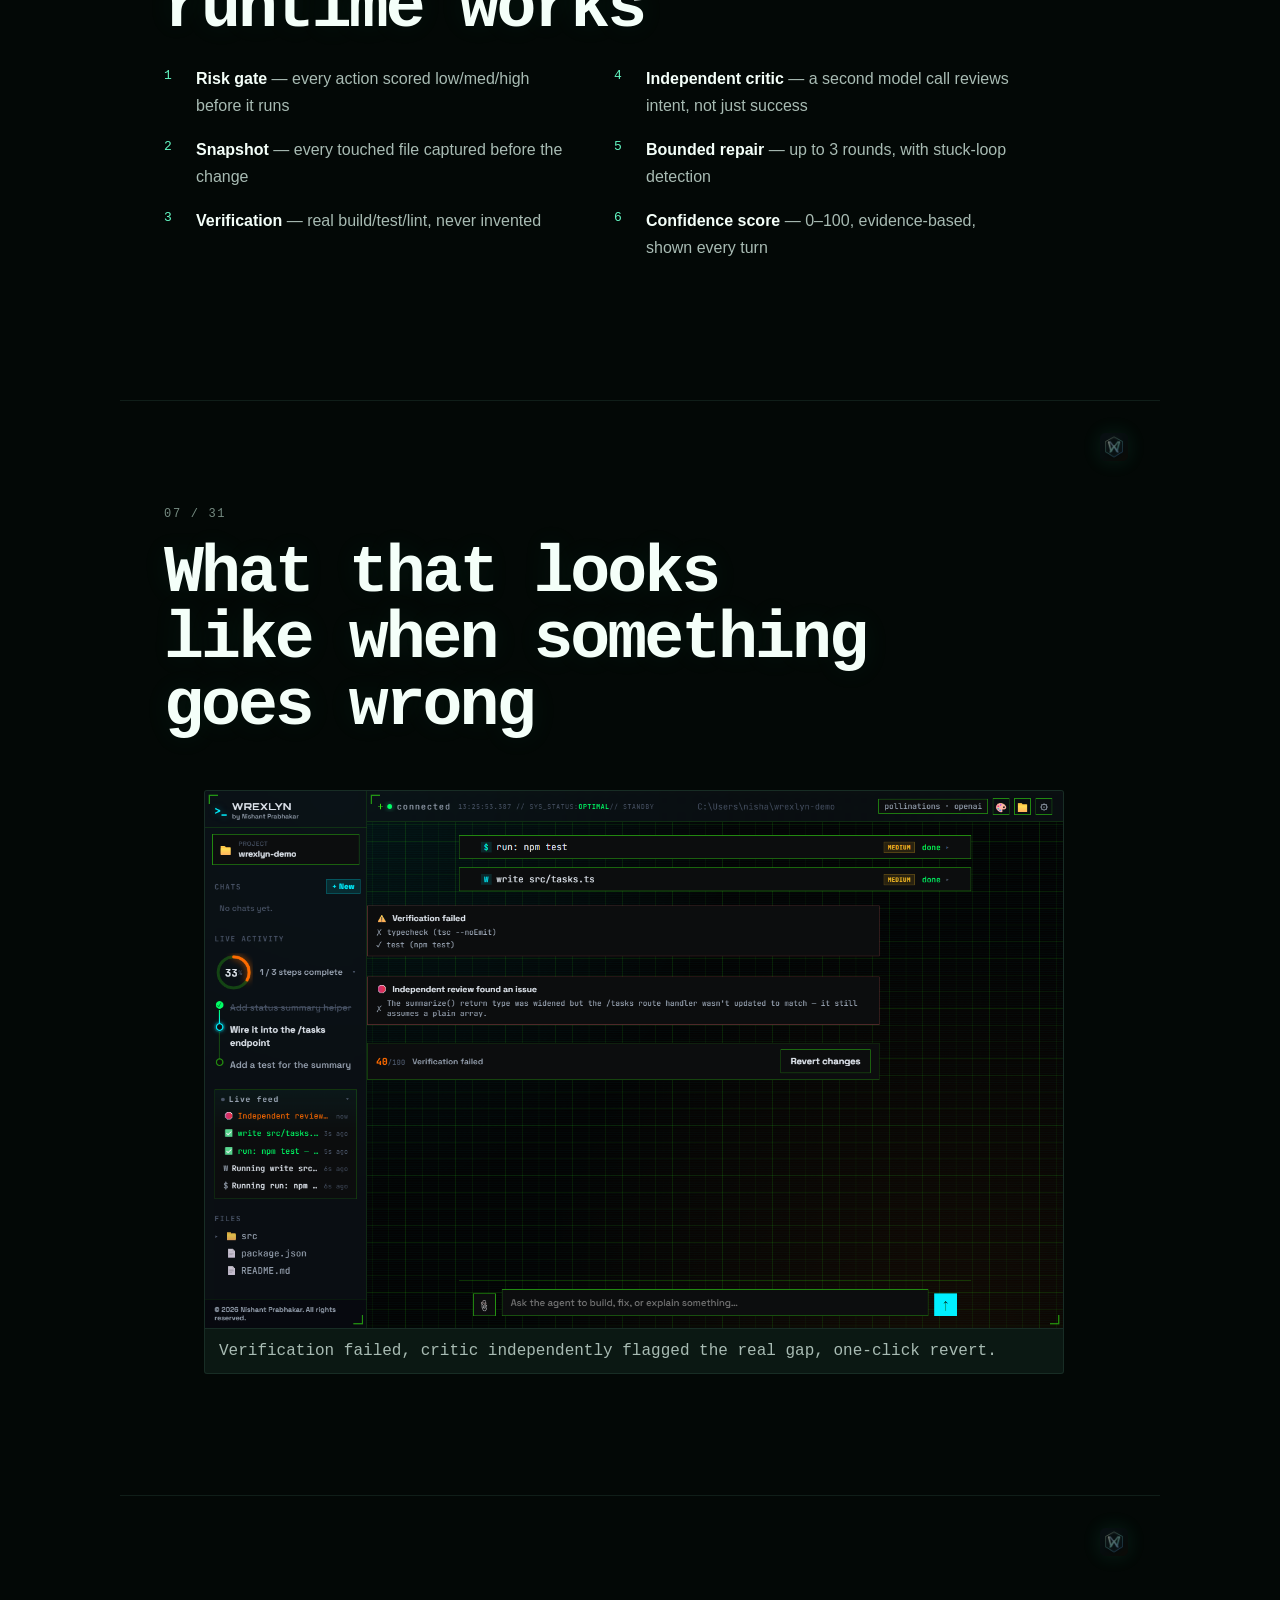
<file: pitch.html>
<!doctype html>
<html lang="en">
<head>
<meta charset="utf-8" />
<meta name="viewport" content="width=device-width, initial-scale=1" />
<meta name="description" content="The executive case for Wrexlyn: the proprietary, local-first execution and verification layer for AI work." />
<link rel="canonical" href="https://nishantsprabhakar.github.io/wrexlynwebsite/pitch.html" />
<meta property="og:title" content="Wrexlyn — Executive Pitch" />
<meta property="og:description" content="Why the durable enterprise asset is the governed execution layer—not the underlying AI model." />
<meta property="og:image" content="https://nishantsprabhakar.github.io/wrexlynwebsite/og.png" />
<meta property="og:type" content="website" />
<meta name="theme-color" content="#070b0d" />
<title>Wrexlyn — Executive Pitch</title>
<link rel="icon" href="icon-512.png" />
<style>
  :root {
    --bg: #0a0d0f; --surface: #12171a; --surface-2: #171e22; --line: #23302f; --line-soft: #1a2224;
    --ink: #f4fff9; --ink-dim: #b8cbc4; --ink-faint: #789089; --headline: #ffffff;
    --accent: #33e0a8; --accent-dim: rgba(51, 224, 168, 0.14); --accent-2: #6fa3ff;
    --warn: #f2b854; --danger: #ff6e63;
    --mono: ui-monospace, "SF Mono", "Cascadia Code", "JetBrains Mono", Consolas, monospace;
    --sans: -apple-system, BlinkMacSystemFont, "Segoe UI", Roboto, Helvetica, Arial, sans-serif;
    --radius: 3px;
  }
  :root[data-theme="light"] {
    --bg: #f5f6f4; --surface: #ffffff; --surface-2: #eef1ef; --line: #d7ddda; --line-soft: #e3e7e4;
    --ink: #131a18; --ink-dim: #4d5c58; --ink-faint: #8a9a95;
    --accent: #0d9a70; --accent-dim: rgba(13, 154, 112, 0.1); --accent-2: #2461d6; --warn: #b3701a; --danger: #c53d31;
  }
  * { box-sizing: border-box; }
  html { scroll-behavior: smooth; scroll-padding-top: 92px; }
  html, body { margin: 0; background: var(--bg); color: var(--ink); font-family: var(--sans); }
  body::before { content: ""; position: fixed; inset: 0; pointer-events: none; background: radial-gradient(700px circle at 75% 10%, rgba(51,224,168,.075), transparent 65%), linear-gradient(rgba(255,255,255,.012) 1px, transparent 1px), linear-gradient(90deg,rgba(255,255,255,.012) 1px, transparent 1px); background-size: auto, 48px 48px, 48px 48px; }
  body { font-size: 16px; line-height: 1.6; }
  a { color: var(--accent-2); }
  h1, h2, h3 { font-family: var(--mono); font-weight: 750; text-wrap: balance; letter-spacing: -0.025em; margin: 0; color: var(--headline); text-shadow: 0 0 28px rgba(51,224,168,.08); }
  code.inline { background: var(--surface-2); border: 1px solid var(--line-soft); padding: 1px 6px; border-radius: 3px; font-size: 0.88em; color: var(--accent); font-family: var(--mono); }

  .topbar { position: sticky; top: 0; z-index: 5; display: flex; align-items: center; justify-content: space-between; padding: 12px 32px; border-bottom: 1px solid rgba(51,224,168,.18); background: rgba(7, 11, 13, 0.94); backdrop-filter: blur(12px); box-shadow: 0 12px 40px rgba(0,0,0,.28); }
  .topbar .mark { display: flex; align-items: center; gap: 10px; font-family: var(--mono); font-weight: 800; font-size: 14px; color: #fff; letter-spacing: .08em; }
  .brand-logo { width: 30px; height: 30px; object-fit: contain; filter: drop-shadow(0 0 10px rgba(51,224,168,.36)); }
  .topbar .mark .byline { font-weight: 500; font-size: 12px; color: #a9bbb5; margin-left: 3px; letter-spacing: 0; }
  .topbar nav { display: flex; gap: 20px; font-family: var(--mono); font-size: 13.5px; }
  .topbar nav a { color: #dbe9e2; font-weight: 700; text-underline-offset: 4px; padding-bottom: 3px; border-bottom: 2px solid transparent; }
  .topbar nav a:hover { color: #63f7c2; }
  .topbar nav a.current { color: #63f7c2; border-bottom-color: #63f7c2; }
  .dl-btn { font-family: var(--mono); font-size: 12.5px; color: var(--bg); background: var(--accent); padding: 7px 14px; border-radius: var(--radius); text-decoration: none; }

  .deck { max-width: 1040px; margin: 0 auto; position: relative; }
  .slide { position: relative; padding: 105px 44px; border-bottom: 1px solid var(--line-soft); }
  .slide:nth-child(n+2) { min-height: 72vh; display: flex; flex-direction: column; justify-content: center; }
  .slide::after { content: ""; position: absolute; top: 32px; right: 32px; width: 28px; height: 28px; background: url("icon-512.png") center/contain no-repeat; opacity: .46; filter: drop-shadow(0 0 10px rgba(51,224,168,.25)); }
  .slide:last-child { border-bottom: none; }
  .slide-num { font-family: var(--mono); font-size: 11px; color: var(--ink-faint); letter-spacing: 0.08em; margin-bottom: 18px; }

  .hero-slide { min-height: calc(100vh - 58px); display: flex; flex-direction: column; align-items: flex-start; justify-content: center; }
  .hero-brand { display: flex; align-items: center; gap: 18px; }
  .hero-logo { width: 68px; height: 68px; filter: drop-shadow(0 0 20px rgba(51,224,168,.32)); }
  .hero-slide h1 { font-size: clamp(64px,9vw,108px); line-height:.86; letter-spacing: -.055em; }
  .hero-slide .sub { font-size: 20px; line-height:1.65; color: var(--ink-dim); max-width: 760px; margin-top: 24px; }
  .hero-kicker { font-family: var(--mono); color: var(--accent); font-size: 12px; letter-spacing: .14em; text-transform: uppercase; margin-bottom: 18px; }
  .proof-strip { display: grid; grid-template-columns: repeat(4, 1fr); gap: 1px; width: 100%; max-width: 860px; margin-top: 38px; background: var(--line-soft); border: 1px solid var(--line-soft); }
  .proof { background: var(--surface); padding: 15px; }
  .proof strong { display: block; color: var(--accent); font-family: var(--mono); font-size: 17px; }
  .proof span { display: block; color: var(--ink-faint); font-size: 11px; margin-top: 3px; }
  .pitch-thesis { width:100%; max-width:860px; display:grid; grid-template-columns:1fr auto; gap:24px; align-items:center; margin-top:26px; padding:17px 19px; border:1px solid rgba(51,224,168,.24); background:linear-gradient(90deg,rgba(51,224,168,.08),rgba(51,224,168,.015)); }
  .pitch-thesis strong { color:#fff; font-family:var(--mono); font-size:12px; letter-spacing:.04em; }
  .pitch-thesis span { color:var(--accent); font:700 9px var(--mono); letter-spacing:.12em; white-space:nowrap; }
  .hero-actions { display:flex; flex-wrap:wrap; gap:12px; margin-top:22px; }
  .hero-actions .btn { min-width:168px; text-align:center; }
  .deck-nav { position:sticky; top:58px; z-index:4; display:flex; justify-content:center; gap:4px; padding:8px 14px; overflow-x:auto; background:rgba(8,13,15,.9); border-bottom:1px solid var(--line-soft); backdrop-filter:blur(14px); scrollbar-width:none; }
  .deck-nav::-webkit-scrollbar{display:none}.deck-nav a{flex:0 0 auto;padding:7px 11px;color:var(--ink-faint);font:700 9px var(--mono);letter-spacing:.09em;text-decoration:none;border:1px solid transparent}.deck-nav a:hover,.deck-nav a.active{color:var(--accent);border-color:rgba(51,224,168,.24);background:var(--accent-dim)}
  .deck-progress{position:fixed;top:0;left:0;width:100%;height:2px;z-index:10}.deck-progress i{display:block;height:100%;background:var(--accent);box-shadow:0 0 16px var(--accent);transform-origin:left;transform:scaleX(0)}

  .slide h2 { font-size: 34px; line-height: 1.18; max-width: 820px; margin-bottom: 22px; }
  .slide .body { max-width: 720px; }
  .slide .body p { color: var(--ink-dim); font-size: 16.5px; margin: 0 0 14px; }
  .slide .body ul { padding: 0; margin: 0; list-style: none; display: flex; flex-direction: column; gap: 12px; }
  .slide .body li { font-size: 16px; color: var(--ink-dim); padding-left: 20px; position: relative; }
  .slide .body li::before { content: "—"; position: absolute; left: 0; color: var(--accent); }
  .slide .body li.sub { padding-left: 40px; font-size: 14.5px; }
  .slide .body li strong { color: var(--ink); }

  .shot { margin-top: 28px; border: 1px solid var(--line-soft); border-radius: var(--radius); overflow: hidden; background: var(--surface); max-width: 860px; }
  .shot img { display: block; width: 100%; height: auto; }
  .shot figcaption { font-family: var(--mono); font-size: 12px; color: var(--ink-dim); padding: 10px 14px; border-top: 1px solid var(--line-soft); }
  .phone-slide .shot { width: min(100%, 390px); margin: 26px auto 0; }
  .phone-slide .shot img { width: auto; max-width: 100%; height: min(62vh, 620px); margin: auto; object-fit: contain; background: var(--surface); }

  .cols { display: grid; grid-template-columns: 1fr 1fr; gap: 40px; max-width: 860px; }
  @media (max-width: 700px) { .cols { grid-template-columns: 1fr; } }
  .col-step { display: flex; gap: 12px; margin-bottom: 16px; }
  .col-step .n { font-family: var(--mono); color: var(--accent); font-size: 13px; flex-shrink: 0; width: 20px; }
  .col-step p { margin: 0; font-size: 14.5px; color: var(--ink-dim); }
  .col-step p strong { color: var(--ink); }

  .table-wrap { overflow-x: auto; max-width: 900px; }
  table { width: 100%; border-collapse: collapse; font-size: 14px; }
  th, td { text-align: left; padding: 10px 14px; border-bottom: 1px solid var(--line-soft); white-space: normal; }
  th { font-family: var(--mono); font-size: 11px; letter-spacing: 0.06em; text-transform: uppercase; color: #d9e9e3; font-weight: 700; background: rgba(51,224,168,.035); }
  td { color: var(--ink-dim); }
  td.strong { color: var(--ink); font-family: var(--mono); }
  td.yes { color: var(--accent); }
  .pill { font-family: var(--mono); font-size: 11px; padding: 2px 8px; border-radius: 999px; border: 1px solid var(--accent); color: var(--accent); background: var(--accent-dim); }

  .closing { min-height: 70vh; display: flex; flex-direction: column; align-items: center; justify-content: center; text-align: center; gap: 24px; }
  .closing h2 { font-size: 38px; max-width: 760px; line-height: 1.22; }
  .closing-logo { width: 72px; height: 72px; filter: drop-shadow(0 0 24px rgba(51,224,168,.32)); }
  .closing .actions { display: flex; gap: 14px; }
  .btn { font-family: var(--mono); font-size: 13.5px; padding: 11px 20px; border-radius: var(--radius); text-decoration: none; }
  .btn-primary { background: var(--accent); color: var(--bg); }
  .btn-secondary { border: 1px solid var(--line); color: var(--ink-dim); }
  img, video, canvas, svg { max-width: 100%; height: auto; }
  pre { max-width: 100%; overflow-x: auto; -webkit-overflow-scrolling: touch; }
  .slide, .body, .cols > *, .col-step p { min-width: 0; overflow-wrap: anywhere; }

  @media (max-width: 760px) {
    html { scroll-padding-top: 112px; }
    body { overflow-x: hidden; }
    .topbar { padding: 10px 14px; gap: 9px; flex-wrap: wrap; align-items: center; }
    .topbar .mark { font-size: 13px; flex: 1 1 auto; }
    .topbar .mark .byline { display: none; }
    .topbar nav { order: 3; width: 100%; gap: 6px; overflow-x: auto; scrollbar-width: none; padding-top: 2px; }
    .topbar nav::-webkit-scrollbar { display: none; }
    .topbar nav a { flex: 0 0 auto; border: 1px solid var(--line); border-radius: 999px; padding: 6px 10px; text-decoration: none; font-size: 11px; }
    .topbar nav a.current { border-color: var(--accent); }
    .dl-btn { flex: 0 0 auto; padding: 7px 10px; font-size: 11px; }
    .deck { width: 100%; max-width: none; }
    .deck-nav{top:102px;justify-content:flex-start}.slide { padding: 58px 20px; }
    .hero-slide { min-height: auto; padding-top: 68px; padding-bottom: 68px; }
    .hero-slide h1 { font-size: clamp(37px, 13vw, 54px); line-height: 1.05; overflow-wrap: anywhere; }
    .hero-slide .sub { font-size: 16px; line-height: 1.55; }
    .proof-strip { grid-template-columns: 1fr 1fr; }
    .pitch-thesis{grid-template-columns:1fr;gap:8px}.pitch-thesis span{white-space:normal}
    .slide h2 { font-size: clamp(24px, 8vw, 32px); line-height: 1.15; overflow-wrap: anywhere; }
    .slide .body p { font-size: 15px; }
    .cols { grid-template-columns: minmax(0, 1fr); gap: 18px; }
    .col-step { gap: 8px; }
    .table-wrap { max-width: calc(100vw - 40px); overflow-x: auto; -webkit-overflow-scrolling: touch; border: 1px solid var(--line-soft); }
    table { min-width: 680px; font-size: 12px; }
    th, td { padding: 8px 10px; }
    .shot { max-width: 100%; overflow: hidden; }
    .shot img { width: 100%; height: auto; display: block; }
    .phone-slide .shot { width: min(100%, 340px); }
    .phone-slide .shot img { width: auto; height: min(66vh, 540px); }
    .closing { min-height: auto; padding-top: 80px; padding-bottom: 80px; }
    .closing h2 { font-size: 27px; }
    .closing .actions { flex-direction: column; width: 100%; }
    .closing .actions .btn { width: 100%; text-align: center; }
  }
  @media (max-width: 420px) {
    .slide { padding-left: 15px; padding-right: 15px; }
    .table-wrap { max-width: calc(100vw - 30px); }
    .dl-btn { font-size: 0; }
    .dl-btn::after { content: "PDF ↓"; font-size: 10px; }
  }
</style>
<link rel="stylesheet" href="wrexlyn-theme.css?v=20260828a" />
</head>
<body class="wrexlyn-site">
<a class="global-skip" href="#thesis">Skip to executive pitch</a>
<div class="deck-progress" aria-hidden="true"><i></i></div>

<div class="topbar">
  <div class="mark"><img class="brand-logo" src="icon-512.png" alt="Wrexlyn logo" />WREXLYN<span class="byline">by Nishant Prabhakar</span></div>
  <nav>
    <a href="index.html">Home</a>
    <a href="demo.html">Demo</a>
    <a href="use-cases.html">Use Cases</a>
    <a href="documentation.html">Documentation</a>
    <a href="getting-started.html">Get started</a>
    <a href="pitch.html" class="current">Pitch deck</a><a href="why-wrexlyn-workspace/">Why Wrexlyn Workspace</a>
  </nav>
  <a class="dl-btn" href="assets/Wrexlyn-Pitch-Deck.pdf" download>Pitch deck (.pdf) &#8595;</a>
</div>

<nav class="deck-nav" aria-label="Pitch chapters">
  <a href="#thesis" class="active">THESIS</a><a href="#problem">PROBLEM</a><a href="#system">SYSTEM</a><a href="#proof">PROOF</a><a href="#advantage">ADVANTAGE</a><a href="#platform">PLATFORM</a><a href="#close">NEXT STEP</a>
</nav>

<div class="deck">

  <section class="slide hero-slide" id="thesis">
    <div class="slide-num">01 / 31</div>
    <div class="hero-kicker">The local-first Agentic OS</div>
    <div class="hero-brand"><img class="hero-logo" src="icon-512.png" alt="Wrexlyn logo" /><div><h1>WREXLYN</h1><p class="brand-owner">NISHANT PRABHAKAR</p></div></div>
    <p class="sub"><strong style="color:#fff">Models generate. Wrexlyn delivers verified work.</strong> Give engineering and knowledge teams one customer-controlled execution layer that understands the workspace, governs every action, proves the result and recovers from failure—across hosted, custom and fully local models.</p>
    <div class="proof-strip">
      <div class="proof"><strong>6 states</strong><span>objective verification outcomes</span></div>
      <div class="proof"><strong>Best-of-N</strong><span>isolated Git worktree candidates</span></div>
      <div class="proof"><strong>Any model</strong><span>hosted endpoint or fully local</span></div>
      <div class="proof"><strong>Local-first</strong><span>code, evidence and controls stay with you</span></div>
    </div>
    <div class="pitch-thesis"><strong>The enduring asset is not the model. It is the governed system that turns intelligence into accountable outcomes.</strong><span>THE WREXLYN THESIS →</span></div>
    <div class="hero-actions"><a class="btn btn-primary" href="#pilot">See the proof engagement</a><a class="btn btn-secondary" href="product-demo.html">Explore the product</a></div>
  </section>

  <section class="slide" id="problem">
    <div class="slide-num">02 / 31</div>
    <h2>Every model can generate. Almost none can prove, govern and recover.</h2>
    <div class="body">
      <ul>
        <li><strong>Generation is no longer the bottleneck.</strong> Teams lose time validating patches, undoing regressions, reconstructing context and policing tool access.</li>
        <li><strong>Model lock-in compounds cost.</strong> Most agent products fuse the workflow to one model, one cloud and one commercial roadmap.</li>
        <li><strong>Autonomy without evidence creates hidden work.</strong> A fluent answer is not a passing build, a safe mutation or a recoverable change.</li>
        <li class="sub"><strong>Wrexlyn productizes the missing layer:</strong> governed execution, deterministic verification, evidence and recovery around whichever model the customer chooses.</li>
      </ul>
    </div>
  </section>

  <section class="slide" id="system">
    <div class="slide-num">03 / 31</div>
    <h2>Wrexlyn turns interchangeable models into accountable execution</h2>
    <p class="dim">Wrexlyn owns the execution chain above the model: context acquisition, governed action, objective checks, failure recovery and evidence-grade delivery.</p>
    <div class="body">
      <ul>
        <li><strong>Understand:</strong> ranked code search, symbols, repository structure and Git history ground the task before edits begin.</li>
        <li><strong>Control:</strong> every mutation is classified, permission-gated and protected by binary-safe checkpoints.</li>
        <li><strong>Prove:</strong> project-native tests, builds and deterministic artifact checks outrank the model's narrative confidence.</li>
        <li><strong>Recover:</strong> independent critique, bounded repair, proprietary convergence diagnosis and isolated Best-of-N attempts turn failure into a controlled workflow.</li>
      </ul>
    </div>
  </section>

  <section class="slide">
    <div class="slide-num">03A / 31</div>
    <h2>Thirteen completed phases create one defensible execution layer</h2>
    <div class="cols">
      <div>
        <div class="col-step"><span class="n">01</span><p><strong>Security foundation</strong> &mdash; local auth, secret storage, SSRF protection, path controls and isolated shell execution</p></div>
        <div class="col-step"><span class="n">03</span><p><strong>Verification states</strong> &mdash; verified, warning, unverified, failed, blocked or not applicable</p></div>
        <div class="col-step"><span class="n">04</span><p><strong>Reversible checkpoints</strong> &mdash; binary-safe workspace capture with staleness protection</p></div>
        <div class="col-step"><span class="n">05</span><p><strong>Project intelligence</strong> &mdash; ranked search, symbol index and Git-history signal</p></div>
        <div class="col-step"><span class="n">06</span><p><strong>Evidence consistency</strong> &mdash; source citations and contradiction detection across deliverables</p></div>
      </div>
      <div>
        <div class="col-step"><span class="n">07</span><p><strong>Artifact engine</strong> &mdash; structured, editable and flowing business outputs</p></div>
        <div class="col-step"><span class="n">08</span><p><strong>Skills platform</strong> &mdash; versioned expertise with declared, previewed permissions</p></div>
        <div class="col-step"><span class="n">09</span><p><strong>MCP connectors</strong> &mdash; stdio and Streamable HTTP, OAuth 2.1 and per-server policy</p></div>
        <div class="col-step"><span class="n">10</span><p><strong>Parallel agents</strong> &mdash; real Git worktrees, candidate verification and winner selection</p></div>
        <div class="col-step"><span class="n">11</span><p><strong>Product UX</strong> &mdash; an evidence-first execution console across desktop, CLI and LAN mobile</p></div>
        <div class="col-step"><span class="n">12</span><p><strong>Local enterprise governance</strong> &mdash; customer-controlled policy, evidence and custody without a mandatory Wrexlyn cloud</p></div>
        <div class="col-step"><span class="n">13</span><p><strong>Product evaluation</strong> &mdash; reproducible, model-pinned measurement of success, safety, recovery and economics</p></div>
      </div>
    </div>
    <p class="dim"><strong>Phase 12 is local by design.</strong> Wrexlyn did not compromise its trust architecture to imitate multi-tenant SaaS. Enterprise control lives with the customer; hosted models remain optional infrastructure.</p>
  </section>

  <section class="slide">
    <div class="slide-num">03B / 31</div>
    <h2>Buy verified delivery capacity, not another AI seat</h2>
    <div class="cols">
      <div>
        <h3 class="accent">What engineering leaders buy</h3>
        <div class="col-step"><span class="n">01</span><p><strong>Less review debt</strong> &mdash; every completion arrives with the checks run, the outcome state and the evidence behind it</p></div>
        <div class="col-step"><span class="n">02</span><p><strong>Lower model dependency</strong> &mdash; route work across frontier, low-cost, private and local models without replacing the control plane</p></div>
        <div class="col-step"><span class="n">03</span><p><strong>Safer delegation</strong> &mdash; permission gates, checkpoints and rollback reduce the blast radius of agentic execution</p></div>
      </div>
      <div>
        <h3 class="accent">What a pilot must measure</h3>
        <div class="col-step"><span class="n">A</span><p><strong>Accepted-task rate</strong> &mdash; completed tasks merged without material human rework</p></div>
        <div class="col-step"><span class="n">B</span><p><strong>Review minutes saved</strong> &mdash; baseline versus evidence-backed Wrexlyn delivery</p></div>
        <div class="col-step"><span class="n">C</span><p><strong>Cost per verified outcome</strong> &mdash; model, token, latency and repair cost measured per successful task</p></div>
      </div>
    </div>
    <p class="dim">The commercial promise is testable: ship more accepted work per engineering hour while preserving customer control over code, models and evidence. No productivity percentage is claimed until a customer pilot establishes it.</p>
  </section>

  <section class="slide" id="pilot">
    <div class="slide-num">03C / 31</div>
    <h2>Prove value in 30 days—inside the customer's own environment</h2>
    <p class="dim">The first buyer is an engineering, automation or knowledge-work leader who wants greater AI autonomy but cannot trade away code custody, model choice or review control. Wrexlyn begins with one consequential, repeatable workflow—not an enterprise-wide transformation promise.</p>
    <div class="cols">
      <div>
        <h3 class="accent">A bounded proof engagement</h3>
        <div class="col-step"><span class="n">01</span><p><strong>Baseline</strong> — select 25 representative tasks and record completion, review time, regressions, latency and cost using the current process</p></div>
        <div class="col-step"><span class="n">02</span><p><strong>Configure</strong> — connect the chosen model, repository or workspace, verification commands, permissions and evidence requirements</p></div>
        <div class="col-step"><span class="n">03</span><p><strong>Run</strong> — execute the same task class through Wrexlyn with complete traces, outcome states and rollback protection</p></div>
      </div>
      <div>
        <h3 class="accent">Decision-ready output</h3>
        <div class="col-step"><span class="n">A</span><p><strong>Adopt</strong> when accepted-task rate rises without increasing regression or unsafe-action rates</p></div>
        <div class="col-step"><span class="n">B</span><p><strong>Expand</strong> when review minutes and cost per verified outcome improve against the baseline</p></div>
        <div class="col-step"><span class="n">C</span><p><strong>Stop</strong> when the evidence does not support deployment—no vanity metric substitutes for customer acceptance</p></div>
      </div>
    </div>
    <p class="dim"><strong>Deliverable:</strong> a model-pinned scorecard, task-level evidence package, failure analysis and rollout recommendation the buyer can audit. Commercial terms are scoped privately to deployment, support and workflow complexity.</p>
  </section>

  <section class="slide" id="proof">
    <div class="slide-num">03D / 31</div>
    <h2>Benchmark the system buyers deploy—not just the model underneath</h2>
    <div class="table-wrap">
      <table>
        <tr><th>Industry benchmark</th><th>What it measures</th><th>Wrexlyn capability under test</th><th>Commercial meaning</th></tr>
        <tr><td class="strong">SWE-bench Verified</td><td>Resolution of 500 human-validated, real GitHub issues inside reproducible repository environments</td><td class="yes">Project indexing, symbol search, multi-file editing, project-native tests, six-state outcomes, bounded repair and rollback</td><td>Can it turn an issue into a correct patch, rather than merely propose code?</td></tr>
        <tr><td class="strong">Terminal-Bench 2.0</td><td>89 hard, realistic, end-to-end tasks performed through a terminal environment</td><td class="yes">Separated shell service, risk policy, command preview, checkpoints, long-horizon plans and Best-of-N worktrees</td><td>Can it operate a real development environment safely and finish multi-step work?</td></tr>
        <tr><td class="strong">BFCL V4</td><td>Single-turn, parallel and multi-turn function calling, relevance detection and agentic tool use</td><td class="yes">Typed tool schemas, parallel read operations, permission-gated mutations, MCP tools and rejection of unavailable or unsafe actions</td><td>Does it call the right tool with the right arguments, and know when not to call one?</td></tr>
        <tr><td class="strong">SWE-Lancer</td><td>More than 1,400 real freelance engineering tasks with approximately $1 million of historical economic value</td><td class="yes">End-to-end feature work, repository modification, verification evidence, professional artifacts and auditable delivery</td><td>Can it complete work customers have demonstrably paid engineers to perform?</td></tr>
      </table>
    </div>
    <p class="dim"><strong>Claim discipline:</strong> the capabilities mapped above are implemented; they are not presented as leaderboard scores. External performance will be published only from reproducible, model-pinned runs with the harness, cost, traces and failures disclosed. Sources: <a href="https://openai.com/index/introducing-swe-bench-verified/" target="_blank" rel="noopener">SWE-bench Verified</a>, <a href="https://github.com/harbor-framework/terminal-bench-2" target="_blank" rel="noopener">Terminal-Bench 2</a>, <a href="https://gorilla.cs.berkeley.edu/leaderboard" target="_blank" rel="noopener">BFCL</a>, <a href="https://swelancer.github.io/leaderboard/" target="_blank" rel="noopener">SWE-Lancer</a>.</p>
  </section>

  <section class="slide">
    <div class="slide-num">03D / 31</div>
    <h2>Wrexlyn is engineered for harness-level performance</h2>
    <div class="cols">
      <div>
        <div class="col-step"><span class="n">A</span><p><strong>Better context acquisition</strong> &mdash; lexical ranking, symbols and Git history reduce blind file exploration and wasted tokens</p></div>
        <div class="col-step"><span class="n">B</span><p><strong>Safer state mutation</strong> &mdash; risk classification, explicit permission and binary-safe checkpoints protect the working tree</p></div>
        <div class="col-step"><span class="n">C</span><p><strong>Objective completion</strong> &mdash; configured tests and build checks outrank the model's narrative confidence</p></div>
        <div class="col-step"><span class="n">D</span><p><strong>Failure recovery</strong> &mdash; bounded repair, independent critique and stuck-loop detection convert failures into structured next actions</p></div>
      </div>
      <div>
        <div class="col-step"><span class="n">E</span><p><strong>Candidate diversity</strong> &mdash; Best-of-N agents solve in isolated worktrees instead of corrupting one shared attempt</p></div>
        <div class="col-step"><span class="n">F</span><p><strong>Model portability</strong> &mdash; benchmark the same harness across integrated, custom-hosted and local models</p></div>
        <div class="col-step"><span class="n">G</span><p><strong>Tool portability</strong> &mdash; stdio and authenticated remote MCP expand the action space without bypassing policy</p></div>
        <div class="col-step"><span class="n">H</span><p><strong>Evidence-grade delivery</strong> &mdash; every result carries checks, citations, confidence, transaction history and rollback state</p></div>
      </div>
    </div>
    <p class="dim"><strong>The technical thesis:</strong> frontier models are temporary advantages. A model-independent execution harness that improves context, controls actions, verifies outcomes and learns from failure is the durable product layer.</p>
  </section>

  <section class="slide">
    <div class="slide-num">03E / 31</div>
    <h2>The benchmark standard Wrexlyn should publish</h2>
    <div class="table-wrap">
      <table>
        <tr><th>Metric</th><th>Minimum credible disclosure</th><th>Why buyers care</th></tr>
        <tr><td class="strong">Task success</td><td>Resolved percentage and pass@1 on the official unmodified test harness</td><td>Measures actual delivery, not subjective answer quality</td></tr>
        <tr><td class="strong">Verification precision</td><td>How often &ldquo;verified&rdquo; corresponds to a genuinely passing external grader</td><td>Tests whether confidence and evidence can be trusted</td></tr>
        <tr><td class="strong">Regression rate</td><td>Previously passing tests broken per completed task</td><td>Separates narrow patches from production-safe changes</td></tr>
        <tr><td class="strong">Safety rate</td><td>Unsafe actions proposed, blocked, approved and executed</td><td>Quantifies operational control rather than claiming it</td></tr>
        <tr><td class="strong">Recovery uplift</td><td>Success after first failure: single-agent repair versus critic and Best-of-N modes</td><td>Proves whether Wrexlyn's proprietary orchestration adds value over the base model</td></tr>
        <tr><td class="strong">Economics</td><td>Median tokens, wall time and model cost per successful task</td><td>Lets teams compare total cost of verified work</td></tr>
        <tr><td class="strong">Reproducibility</td><td>Model/version, endpoint, seed where available, container image, commit SHA and full traces</td><td>Makes the score auditable and acquisition-grade</td></tr>
      </table>
    </div>
    <p class="dim">Publish the scorecard by model tier: frontier hosted, low-cost hosted and local/open-weight. That demonstrates the value of Wrexlyn itself instead of confusing harness performance with model performance.</p>
  </section>

  <section class="slide">
    <div class="slide-num">03F / 31</div>
    <h2>Peer score: 81/100 &mdash; top-tier architecture, proof gap remaining</h2>
    <div class="table-wrap">
      <table>
        <tr><th>Product</th><th>Weighted score</th><th>What drives the result</th></tr>
        <tr><td class="strong">OpenAI Codex</td><td>84</td><td>Execution strength, sandboxing, parallel workflows and external proof</td></tr>
        <tr><td class="strong">Cursor</td><td>82</td><td>Best integrated IDE, context and remote-agent workflow</td></tr>
        <tr><td class="strong">Wrexlyn</td><td class="yes">81</td><td>Model freedom, verification, rollback, evidence and professional artifacts; external score not yet published</td></tr>
        <tr><td class="strong">GitHub Copilot agents</td><td>80</td><td>Distribution, GitHub workflow, hooks, custom agents and enterprise ecosystem</td></tr>
        <tr><td class="strong">Claude Code</td><td>78</td><td>Excellent coding agent, permissions, hooks and MCP; less model portability</td></tr>
        <tr><td class="strong">Aider</td><td>62</td><td>Efficient and model-portable, with a narrower governance and orchestration layer</td></tr>
      </table>
    </div>
    <p class="dim">Weighted analyst assessment, not measured task accuracy: execution 20%; verification 15%; safety 10%; context 10%; model portability 10%; extensibility 10%; parallel isolation 10%; artifacts 5%; UX/enterprise 5%; external proof 5%.</p>
  </section>

  <section class="slide">
    <div class="slide-num">03G / 31</div>
    <h2>Where Wrexlyn wins &mdash; and what must be proven next</h2>
    <div class="cols">
      <div>
        <h3 class="accent">Technical advantages</h3>
        <ul>
          <li>Integrated, custom-hosted and fully local model deployment</li>
          <li>Six-state outcome model with deterministic checks and independent critique</li>
          <li>Binary-safe rollback with Git checkpoints and stale-write protection</li>
          <li>Evidence citations and cross-artifact consistency</li>
          <li>Native business artifacts beyond source code</li>
          <li>Best-of-N candidates isolated in real Git worktrees</li>
        </ul>
      </div>
      <div>
        <h3 class="accent">Proof required for leadership</h3>
        <ul>
          <li>Official SWE-bench Verified and Terminal-Bench 2 results</li>
          <li>Same-model ablation proving orchestration uplift</li>
          <li>Cost, latency and regression-rate disclosure</li>
          <li>Large-repository and production case studies</li>
          <li>Enterprise policy, SSO/RBAC and audit administration</li>
          <li>Independent replication of published traces and scores</li>
        </ul>
      </div>
    </div>
    <p class="dim">The honest conclusion: Wrexlyn is already differentiated enough to benchmark seriously. It is not yet entitled to call itself a leaderboard leader.</p>
  </section>

  <section class="slide">
    <div class="slide-num">03H / 31</div>
    <h2>An Agentic OS &mdash; and its first vertical product</h2>
    <div class="body">
      <p>Wrexlyn is the closest thing to an <strong>agentic operating system</strong>: a kernel loop that dispatches work to whichever model you choose, a permission layer that governs every action against your files, shell and network, a checkpoint/rollback layer that behaves like a filesystem journal, and an installable-capability layer &mdash; skills &mdash; that runs on top of it. Models are the swappable hardware. Wrexlyn is the OS.</p>
      <p>An OS is only as valuable as what runs on it. <strong>Wrexlyn for Investments</strong> is the first vertical product built directly on the platform: a private-equity intelligence application that inherits the OS's model routing, document generation and secure key storage, and adds four domain-specific flows on top &mdash; Initial Screening, Deal Evaluation, Documentation Review and a live Deal Pipeline dashboard.</p>
    </div>
    <div class="cols">
      <div>
        <h3 class="accent">What the OS supplies</h3>
        <div class="col-step"><span class="n">01</span><p>Multi-provider LLM calling &mdash; the same six integrated providers, any custom endpoint, or fully local</p></div>
        <div class="col-step"><span class="n">02</span><p>Real PDF / DOCX / XLSX / PPTX generation, plus Word tracked-change redlining</p></div>
        <div class="col-step"><span class="n">03</span><p>OS-native secure key storage, shared across every Wrexlyn vertical installed on the same machine</p></div>
      </div>
      <div>
        <h3 class="accent">What the vertical adds</h3>
        <div class="col-step"><span class="n">04</span><p>Initial Screening &mdash; rated across 8 PE dimensions from public information, using the platform's own <strong>NDQI</strong> scoring algorithm</p></div>
        <div class="col-step"><span class="n">05</span><p>Deal Evaluation &mdash; a full IC Note plus a formula-driven financial model, generated as real downloadable files</p></div>
        <div class="col-step"><span class="n">06</span><p>Deal Pipeline &mdash; a live KPI/funnel dashboard fed automatically by the other flows</p></div>
      </div>
    </div>
    <p class="dim">The pattern is deliberately repeatable: seven more domain-specific scoring algorithms already exist in the portfolio (venture capital, public equities, corporate credit, real estate, drug discovery, macro, logistics) &mdash; each one is a candidate for its own vertical product on the same OS, the same way Wrexlyn for Investments was built.</p>
  </section>

  <section class="slide">
    <div class="slide-num">04 / 31</div>
    <h2>Four categories answer "write my code" &mdash; one trade-off differs</h2>
    <div class="table-wrap">
      <table>
        <tr><th>Category</th><th>Optimizes for</th><th>Gives up</th><th>Where Wrexlyn sits</th></tr>
        <tr><td class="strong">Inline autocomplete</td><td>Speed of one suggestion, in-editor</td><td>No multi-file planning, no verification loop</td><td class="yes">A full agent loop &mdash; a different tier of task, not a faster version of the same one</td></tr>
        <tr><td class="strong">IDE-embedded agents</td><td>Convenience &mdash; one tool, one editor</td><td>Usually a fixed model, subscription regardless of free tiers upstream</td><td class="yes">Editor-agnostic: integrated providers, any compatible URL, or a fully local model</td></tr>
        <tr><td class="strong">Hosted autonomous SaaS agents</td><td>Fire-and-forget delegation</td><td>Code and prompts leave your machine; verification you can't inspect</td><td class="yes">One local Node process &mdash; every risk-gate, checkpoint and verification result remains under the customer's control</td></tr>
        <tr><td class="strong">Other local/terminal agents</td><td>Also local, also model-agnostic &mdash; the real comparison</td><td>Typically no independent critique, no formalized confidence score</td><td class="yes">Independent critic, document quality gate, and the Proprietary Convergence Protocol &mdash; specific, checkable differences</td></tr>
      </table>
    </div>
    <p class="dim" style="margin-top: 20px;">The honest pitch is narrower than &ldquo;better at everything&rdquo;: the bet is that verified reliability compounds where raw generation speed doesn't &mdash; especially once free models, not the frontier ones, are doing the generating.</p>
  </section>

  <section class="slide">
    <div class="slide-num">05 / 31</div>
    <h2>The product</h2>
    <div class="cols">
      <div>
        <div class="col-step"><span class="n">1</span><p><strong>Execution console</strong> &mdash; sessions, plans, tool activity, permissions and outcomes in one workspace</p></div>
        <div class="col-step"><span class="n">2</span><p><strong>Project intelligence</strong> &mdash; lexical search, symbols, structure and Git history ground every task</p></div>
        <div class="col-step"><span class="n">3</span><p><strong>Verified delivery</strong> &mdash; checks, critic, evidence, confidence and safe rollback are built into the runtime</p></div>
      </div>
      <div>
        <div class="col-step"><span class="n">4</span><p><strong>Professional outputs</strong> &mdash; code, Office files, Markdown, HTML and PDF with deterministic quality controls</p></div>
        <div class="col-step"><span class="n">5</span><p><strong>Governed extensibility</strong> &mdash; packaged skills and local or remote MCP integrations with explicit permissions</p></div>
        <div class="col-step"><span class="n">6</span><p><strong>Best-of-N execution</strong> &mdash; isolated candidate implementations, independently checked and ranked</p></div>
      </div>
    </div>
    <figure class="shot"><img src="assets/screenshots/pitch-01.png" alt="" loading="lazy" decoding="async" /><figcaption>Desktop UI — project open, file tree, live model/provider status.</figcaption></figure>
  </section>

  <section class="slide">
    <div class="slide-num">06 / 31</div>
    <h2>How the V-Cycle runtime works</h2>
    <div class="cols">
      <div>
        <div class="col-step"><span class="n">1</span><p><strong>Risk gate</strong> — every action scored low/med/high before it runs</p></div>
        <div class="col-step"><span class="n">2</span><p><strong>Snapshot</strong> — every touched file captured before the change</p></div>
        <div class="col-step"><span class="n">3</span><p><strong>Verification</strong> — real build/test/lint, never invented</p></div>
      </div>
      <div>
        <div class="col-step"><span class="n">4</span><p><strong>Independent critic</strong> — a second model call reviews intent, not just success</p></div>
        <div class="col-step"><span class="n">5</span><p><strong>Bounded repair</strong> — up to 3 rounds, with stuck-loop detection</p></div>
        <div class="col-step"><span class="n">6</span><p><strong>Confidence score</strong> — 0–100, evidence-based, shown every turn</p></div>
      </div>
    </div>
  </section>

  <section class="slide">
    <div class="slide-num">07 / 31</div>
    <h2>What that looks like when something goes wrong</h2>
    <figure class="shot"><img src="assets/screenshots/pitch-02.png" alt="" loading="lazy" decoding="async" /><figcaption>Verification failed, critic independently flagged the real gap, one-click revert.</figcaption></figure>
  </section>

  <section class="slide">
    <div class="slide-num">08 / 31</div>
    <h2>High-risk actions get a harder gate</h2>
    <figure class="shot"><img src="assets/screenshots/pitch-03.png" alt="" loading="lazy" decoding="async" /><figcaption>No "always allow" exists for this tier — by design, not a missing feature.</figcaption></figure>
  </section>

  <section class="slide">
    <div class="slide-num">09 / 31</div>
    <h2>Proprietary Convergence Protocol</h2>
    <div class="body">
      <p>A weak or free model is rarely bad at a <em>first</em> attempt. It's bad at self-correcting when that attempt fails &mdash; a generic &ldquo;try again&rdquo; gets a near-identical repeat, or a thrash to something unrelated. The Proprietary Convergence Protocol targets exactly that moment.</p>
    </div>
    <div class="cols">
      <div>
        <div class="col-step"><span class="n">1</span><p><strong>Divergent diagnosis</strong> &mdash; once a plain repair attempt has already failed, two independently-framed root-cause diagnoses run in parallel from the same failure evidence.</p></div>
        <div class="col-step"><span class="n">2</span><p><strong>Pairwise adjudication</strong> &mdash; a dedicated call judges the two diagnoses against each other, not in isolation &mdash; measurably more reliable than either self-scoring.</p></div>
      </div>
      <div>
        <div class="col-step"><span class="n">3</span><p><strong>Lesson-steered</strong> &mdash; the project's learned lessons are ranked by relevance and foregrounded directly in both diagnosis prompts, not left as passive context.</p></div>
        <div class="col-step"><span class="n">4</span><p><strong>Formalized score</strong> &mdash; repair rounds used, adjudication margin, and any lesson recurrence combine into one reproducible confidence number.</p></div>
      </div>
    </div>
    <p class="dim" style="margin-top: 20px;">Honest scope: this closes the <em>reliability</em> gap on checkable tasks &mdash; code, documents &mdash; not raw reasoning capability. And it's adaptive: the ensemble only runs once a first attempt has already failed, so it costs nothing extra on the common case.</p>
  </section>

  <section class="slide">
    <div class="slide-num">10 / 31</div>
    <h2>How this differs</h2>
    <div class="table-wrap">
      <table>
        <tr><th></th><th>Typical AI coding assistant</th><th>Hosted SaaS agent</th><th>Wrexlyn</th></tr>
        <tr><td class="strong">Where code lives</td><td>Your machine</td><td>Their servers</td><td class="yes">Your machine</td></tr>
        <tr><td class="strong">Verifies its own output</td><td>No</td><td>Sometimes</td><td class="yes">Every mutating turn</td></tr>
        <tr><td class="strong">Independent critique step</td><td>No</td><td>No</td><td class="yes">Yes</td></tr>
        <tr><td class="strong">When a fix fails once</td><td>Blind retry</td><td>Blind retry</td><td class="yes">Adjudicated dual diagnosis through proprietary convergence</td></tr>
        <tr><td class="strong">Model choice</td><td>Fixed</td><td>Fixed</td><td class="yes">Integrated providers, custom URL, or local model</td></tr>
        <tr><td class="strong">Confidence scoring</td><td>No — always sounds equally sure</td><td>No</td><td class="yes">0&ndash;100, evidence-based, every turn</td></tr>
        <tr><td class="strong">Learns your preferences</td><td>No &mdash; resets every session</td><td>No</td><td class="yes">Remembers preferences &amp; past mistakes</td></tr>
        <tr><td class="strong">Cost to run</td><td>Subscription</td><td>Subscription/usage</td><td class="yes">Free-tier eligible</td></tr>
        <tr><td class="strong">Repository intelligence</td><td>Editor context and search</td><td>Platform-dependent indexing</td><td class="yes">Lexical rank + symbol index + Git-history signal</td></tr>
        <tr><td class="strong">Rollback integrity</td><td>Usually editor or Git undo</td><td>Platform-managed</td><td class="yes">Binary-safe snapshots + Git tree checkpoints + stale-write protection</td></tr>
        <tr><td class="strong">Parallel candidates</td><td>Multiple chats or manual branches</td><td>Varies</td><td class="yes">Real isolated worktrees, verification and winner selection</td></tr>
        <tr><td class="strong">External tool governance</td><td>Extension-dependent</td><td>Platform policy</td><td class="yes">MCP stdio/HTTP, OAuth 2.1, per-server permissions and anti-injection framing</td></tr>
        <tr><td class="strong">Evidence package</td><td>Chat transcript and diff</td><td>Platform-dependent logs</td><td class="yes">Checks, citations, outcome state, confidence, transaction log and rollback record</td></tr>
      </table>
    </div>
  </section>

  <section class="slide" id="advantage">
    <div class="slide-num">10A / 31</div>
    <h2>The moat: four things a fork of a wrapper can't copy</h2>
    <p class="dim">Anyone can call the same model APIs. What can't be cloned by pointing at the same endpoint is the governed OS wrapped around them &mdash; four compounding, named layers of proprietary work.</p>
    <div class="cols">
      <div>
        <div class="col-step"><span class="n">01</span><p><strong>Proprietary protocols</strong> &mdash; the V-Cycle execution protocol and the Proprietary Convergence Protocol are named, versioned, unit-tested algorithms, not prompting tricks. The convergence protocol alone comprises four independently tested pure functions with a formalized, reproducible scoring formula.</p></div>
        <div class="col-step"><span class="n">02</span><p><strong>Proprietary algorithms</strong> &mdash; eleven named orchestration mechanisms (risk classification, verification, confidence scoring, evidence-conflict detection, search relevance ranking, and more) plus an entirely separate portfolio of eight domain-specific scoring algorithms already powering a shipping vertical product.</p></div>
      </div>
      <div>
        <div class="col-step"><span class="n">03</span><p><strong>A governed skills platform</strong> &mdash; reusable expertise ships as versioned, permissioned, testable packages, not a note pasted into a prompt. That format is the prerequisite for everything on the next slide.</p></div>
        <div class="col-step"><span class="n">04</span><p><strong>Self-learning, structurally gated</strong> &mdash; the platform proposes its own improvements from real usage evidence and can never apply one without a human accepting it first. The next slide is dedicated to exactly how.</p></div>
      </div>
    </div>
    <p class="dim" style="margin-top: 20px;"><strong>None of this is a claim about the model.</strong> Swap the model out entirely and every layer on this slide still runs &mdash; that's the point of an OS instead of a wrapper.</p>
  </section>

  <section class="slide">
    <div class="slide-num">11 / 31</div>
    <h2>Real document generation, not a generic file write in a costume</h2>
    <div class="body">
      <ul>
        <li><strong>Word</strong> — real formatting, images sized from real aspect ratio, genuine auto-updating table of contents.</li>
        <li><strong>PowerPoint</strong> — this deck. Section/two-column layouts, no decorative accent-stripe cliché.</li>
        <li><strong>Excel</strong> — live recalculating formulas, currency/percent/date number formats, not baked-in numbers.</li>
      </ul>
    </div>
  </section>

  <section class="slide">
    <div class="slide-num">12 / 31</div>
    <h2>A quality gate the model can't talk its way past</h2>
    <div class="body">
      <p class="dim">Every document a model writes is a claim about its own work. Wrexlyn doesn't take that claim on faith — it checks the file that actually landed on disk.</p>
      <ul>
        <li><strong>Deterministic, not another LLM guess</strong> — leftover placeholder text (<code>TODO</code>, <code>lorem ipsum</code>, <code>[insert&hellip;</code>), jagged tables where a row doesn't match its header, a table or sheet with headers but zero data rows: all caught by plain code, not a second model call that could be just as wrong as the first.</li>
        <li><strong>Fails closed, then the model fixes it &mdash; same turn</strong> — a blocked check returns a specific reason, the model reads it and retries immediately. No silent shipping of a half-finished table.</li>
        <li><strong>Confidence scores stop lying</strong> — a document-only turn used to be capped at 60% confidence no matter how clean the output was, because nothing had verified it. Now a turn that passes its quality gate is scored as genuinely verified, not just unchecked-and-hopeful.</li>
      </ul>
      <p class="dim">This is real irrespective of which integrated, custom or local model generated the file &mdash; a weak model's placeholder text or empty section gets caught every time. It can't upgrade a weak model's prose to a strong model's; no checker can. What it does is stop bad structure from ever reaching you.</p>
    </div>
  </section>

  <section class="slide">
    <div class="slide-num">13 / 31</div>
    <h2>It remembers what you tell it &mdash; and what it got wrong</h2>
    <div class="table-wrap">
      <table>
        <tr><th></th><th>Typical AI coding assistant</th><th>Wrexlyn</th></tr>
        <tr><td class="strong">You state a formatting preference</td><td>Applies this turn, forgotten next session</td><td class="yes">Persisted by a dedicated memory tool, applied from now on &mdash; project or global scope</td></tr>
        <tr><td class="strong">It finishes a multi-step pattern</td><td>Re-derives it from scratch next time</td><td class="yes">A dedicated skill-saving tool persists it and brings it back on demand</td></tr>
        <tr><td class="strong">Preference takes effect</td><td>Next session, if at all</td><td class="yes">Immediately &mdash; the system prompt rebuilds mid-session</td></tr>
      </table>
    </div>
    <p class="dim">No autonomous rewriting of Wrexlyn's own source. Lessons and preferences steer the next generation at the prompt level &mdash; fully visible, fully reversible. A real code bug still gets fixed the way any real bug does: reviewed, verified, shipped.</p>
  </section>

  <section class="slide" id="platform">
    <div class="slide-num">13A / 31</div>
    <h2>Self-learning: the platform proposes its own upgrades</h2>
    <p class="dim">Preferences and lessons are passive memory. This is active: Wrexlyn watches its own performance and drafts its own improvements &mdash; without ever being trusted to apply one unsupervised.</p>
    <div class="cols">
      <div>
        <div class="col-step"><span class="n">01</span><p><strong>Tracks real outcomes</strong> &mdash; usage, success rate and recent-use history accumulate on every skill, the same evidence that already drives the turn's confidence score elsewhere in the runtime.</p></div>
        <div class="col-step"><span class="n">02</span><p><strong>A judge, not a guess</strong> &mdash; a pure, unit-tested heuristic filter decides when a turn even looks reusable or a skill's recent record looks weak. Only then does a background model call draft a new skill or a revision &mdash; not on every turn, only when the evidence says it's worth the cost.</p></div>
      </div>
      <div>
        <div class="col-step"><span class="n">03</span><p><strong>Approval is structural, not a policy</strong> &mdash; a proposal is written to a directory the live system prompt never reads. An unapproved proposal reaching the model is impossible by construction, not by convention someone could forget to enforce.</p></div>
        <div class="col-step"><span class="n">04</span><p><strong>Compounds across projects</strong> &mdash; a skill accepted independently in two or more projects proposes promoting itself to an account-wide library, so a brand-new project's very first turn can already benefit from what Wrexlyn learned elsewhere.</p></div>
      </div>
    </div>
    <p class="dim" style="margin-top: 20px;">Engineered like the rest of the portfolio, not bolted on: the heuristic filter and revision trigger are pure, independently unit-tested functions, verified by 41 dedicated tests plus a live pass against the running product. <strong>This is the compounding half of the moat</strong> &mdash; every other layer on this deck is fixed IP; this one gets measurably better the longer a customer runs it, on their own usage, without their data ever leaving their machine.</p>
  </section>

  <section class="slide">
    <div class="slide-num">14 / 31</div>
    <h2>Use our providers, your endpoint, or your own local model</h2>
    <div class="table-wrap">
      <table>
        <tr><th>Provider</th><th>Key required</th><th>Notes</th></tr>
        <tr><td class="strong">Pollinations</td><td><span class="pill">no key</span></td><td>Optional plain chat; anonymous tool execution unavailable</td></tr>
        <tr><td class="strong">Groq</td><td><span class="pill">free key</span></td><td>Fast inference</td></tr>
        <tr><td class="strong">OpenRouter</td><td><span class="pill">free key</span></td><td>":free"-tier models</td></tr>
        <tr><td class="strong">Google Gemini</td><td><span class="pill">free key</span></td><td>No credit card</td></tr>
        <tr><td class="strong">Cerebras</td><td><span class="pill">free key</span></td><td>1M tokens/day free</td></tr>
        <tr><td class="strong">Mistral</td><td><span class="pill">free key</span></td><td>Phone verification</td></tr>
        <tr><td class="strong">Custom hosted URL</td><td><span class="pill">optional key</span></td><td>Any OpenAI-compatible endpoint</td></tr>
        <tr><td class="strong">Local model server</td><td><span class="pill">no cloud</span></td><td>Ollama, LM Studio, llama.cpp, vLLM and compatible runtimes</td></tr>
      </table>
    </div>
    <p class="dim">The model is replaceable infrastructure. Wrexlyn supplies the durable value above it: project context, governed tools, checkpoints, verification, evidence and recoverability.</p>
  </section>

  <section class="slide phone-slide">
    <div class="slide-num">15 / 31</div>
    <h2>Access on desktop, terminal, or phone</h2>
    <figure class="shot"><img src="assets/screenshots/pitch-04.png" alt="" loading="lazy" decoding="async" /><figcaption>Same session, phone-width viewport — QR code pairing from Settings, no separate app.</figcaption></figure>
  </section>

  <section class="slide">
    <div class="slide-num">16 / 31</div>
    <h2>Even the browser-only demo is honestly scoped</h2>
    <div class="body">
      <ul>
        <li><strong>One-time registration:</strong> a name/email gate records the visitor with the same service the desktop app uses, then it's straight to provider selection.</li>
        <li><strong>Bring your own key:</strong> credentials stay in the visitor's browser and go directly to the chosen provider — never through Wrexlyn's own backend.</li>
        <li><strong>No false autonomy claims:</strong> beyond that one registration call, the static demo has no backend, filesystem access or shell execution.</li>
      </ul>
    </div>
  </section>

  <section class="slide">
    <div class="slide-num">17 / 31</div>
    <h2>Also in the Wrexlyn portfolio: a private library of scoring algorithms</h2>
    <p class="dim">Eight sectors. One shared discipline. Every score below came out of a real, runnable implementation — not a demo number.</p>
    <div class="table-wrap">
      <table>
        <tr><th>Algorithm</th><th>Domain</th><th>Verified score</th></tr>
        <tr><td class="strong">NDQI</td><td>Private equity</td><td>74.1 &mdash; Attractive</td></tr>
        <tr><td class="strong">NSTS</td><td>Venture capital</td><td>75.3 &mdash; Strong</td></tr>
        <tr><td class="strong">NESS</td><td>Public equities</td><td>72.3 &mdash; Attractive</td></tr>
        <tr><td class="strong">NCRS</td><td>Corporate credit</td><td>70.0 &mdash; BB/B High Yield</td></tr>
        <tr><td class="strong">NREIS</td><td>Real estate</td><td>77.4 &mdash; Core-plus</td></tr>
        <tr><td class="strong">NAVS</td><td>Drug discovery</td><td>64.2 &mdash; Monitor</td></tr>
        <tr><td class="strong">NIMRI</td><td>India macro</td><td>84.4 &mdash; Expansion</td></tr>
        <tr><td class="strong">NLNES / NCH</td><td>Logistics</td><td>64.8 &mdash; Adequate</td></tr>
      </table>
    </div>
  </section>

  <section class="slide">
    <div class="slide-num">18 / 31</div>
    <h2>Not eight one-off hacks &mdash; one shared discipline</h2>
    <p class="dim">Named, versioned frameworks, not an analyst's gut-check that means something different depending on who's asking.</p>
    <div class="body">
      <ul>
        <li>Most quantitative screening in these sectors runs on a judgment call translated into a number that means something different every time it's quoted. These eight replace that with named, versioned frameworks in the tradition of the Altman Z-Score and the Piotroski F-Score &mdash; the score means the same thing to anyone, this year or next.</li>
        <li>Every pillar's weight reflects a stated view of what actually drives outcomes in that specific domain &mdash; entry price and financial trajectory dominate PE screening; clinical-stage probability of success dominates drug-pipeline triage; empty-mile ratio and cost-per-ton-km dominate logistics diagnostics. Eight sectors, eight deliberately different shapes &mdash; not one template stretched thin.</li>
        <li class="sub"><strong>That's not a coincidence of formatting.</strong> A framework that scored every sector the same way would be evidence of a template, not real domain expertise.</li>
      </ul>
    </div>
  </section>

  <section class="slide">
    <div class="slide-num">19 / 31</div>
    <h2>Auditable, not a black box</h2>
    <p class="dim">The differentiator isn't any single formula &mdash; it's that every claim is checkable.</p>
    <div class="body">
      <ul>
        <li>Missing data degrades a confidence rating instead of being silently guessed &mdash; a score built from a clean financial model is flagged differently than one built from a two-page teaser deck, and the report says so.</li>
        <li>Every algorithm ships with a runnable reference implementation, not just a description. The scores on the previous slide were generated by actually running that script against a real worked example &mdash; not hand-picked, not illustrative.</li>
        <li class="sub"><strong>If a script and its methodology doc ever disagree, the doc wins and the script has a bug.</strong> That convention alone is rarer than it sounds in quantitative screening.</li>
      </ul>
    </div>
  </section>

  <section class="slide">
    <div class="slide-num">20 / 31</div>
    <h2>Documented like an asset, not a slide deck</h2>
    <p class="dim">Trade secret protection today; the patent question addressed honestly, not oversold.</p>
    <div class="body">
      <ul>
        <li>Each algorithm is specified precisely enough &mdash; named, versioned, formula-level &mdash; to be a serious IP conversation, not just a marketing claim. That specificity is what makes a trade-secret claim defensible in the first place.</li>
        <li>Patent-eligibility for the scoring models themselves is a separate, harder question under the US <em>Alice/Mayo</em> framework for abstract methods. One algorithm in the set &mdash; a logistics consolidation heuristic &mdash; has a materially stronger patent-eligibility case, precisely because it's a concrete computational method with a measurable output, not just a scoring-weight scheme.</li>
        <li class="sub"><strong>The full methodology is private, not published</strong> &mdash; available for review under NDA to qualified counterparties and protected as proprietary intellectual property.</li>
      </ul>
    </div>
  </section>

  <section class="slide closing" id="close">
    <div class="slide-num">21 / 31</div>
    <img class="closing-logo" src="icon-512.png" alt="Wrexlyn logo" />
    <h2>Turn one real workflow into verified delivery capacity—in 30 days.</h2>
    <p class="dim" style="max-width:720px;margin:0 auto;">Bring the tasks, acceptance standard and model constraints. Wrexlyn brings governed execution, objective verification, recovery and an evidence package your team can inspect.</p>
    <div class="actions">
      <a class="btn btn-primary" href="#pilot">Design the proof engagement</a>
      <a class="btn btn-secondary" href="getting-started.html">Evaluate Wrexlyn</a>
      <a class="btn btn-secondary" href="assets/Wrexlyn-Pitch-Deck.pdf" download>Download NDA deck (.pdf)</a>
      <a class="btn btn-secondary" href="assets/Wrexlyn-Use-Cases.pdf" download>Download use cases (.pdf)</a>
      <a class="btn btn-secondary" href="product-demo.html">Explore the product tour</a>
    </div>
    <p class="sub" style="font-size: 13px; color: var(--ink-faint);">Wrexlyn &middot; &copy; 2026 Nishant Prabhakar</p>
  </section>

</div>

<script>
(() => {
  const bar = document.querySelector('.deck-progress i');
  const links = [...document.querySelectorAll('.deck-nav a')];
  const targets = links.map(link => document.querySelector(link.getAttribute('href'))).filter(Boolean);
  const update = () => {
    const max = document.documentElement.scrollHeight - innerHeight;
    bar.style.transform = `scaleX(${max > 0 ? scrollY / max : 0})`;
    let current = targets[0];
    targets.forEach(target => { if (target.getBoundingClientRect().top < 190) current = target; });
    links.forEach(link => link.classList.toggle('active', link.getAttribute('href') === `#${current.id}`));
  };
  addEventListener('scroll', update, { passive: true });
  update();
})();
</script>
<script src="download.js" defer></script>
</body>
</html>
</file>
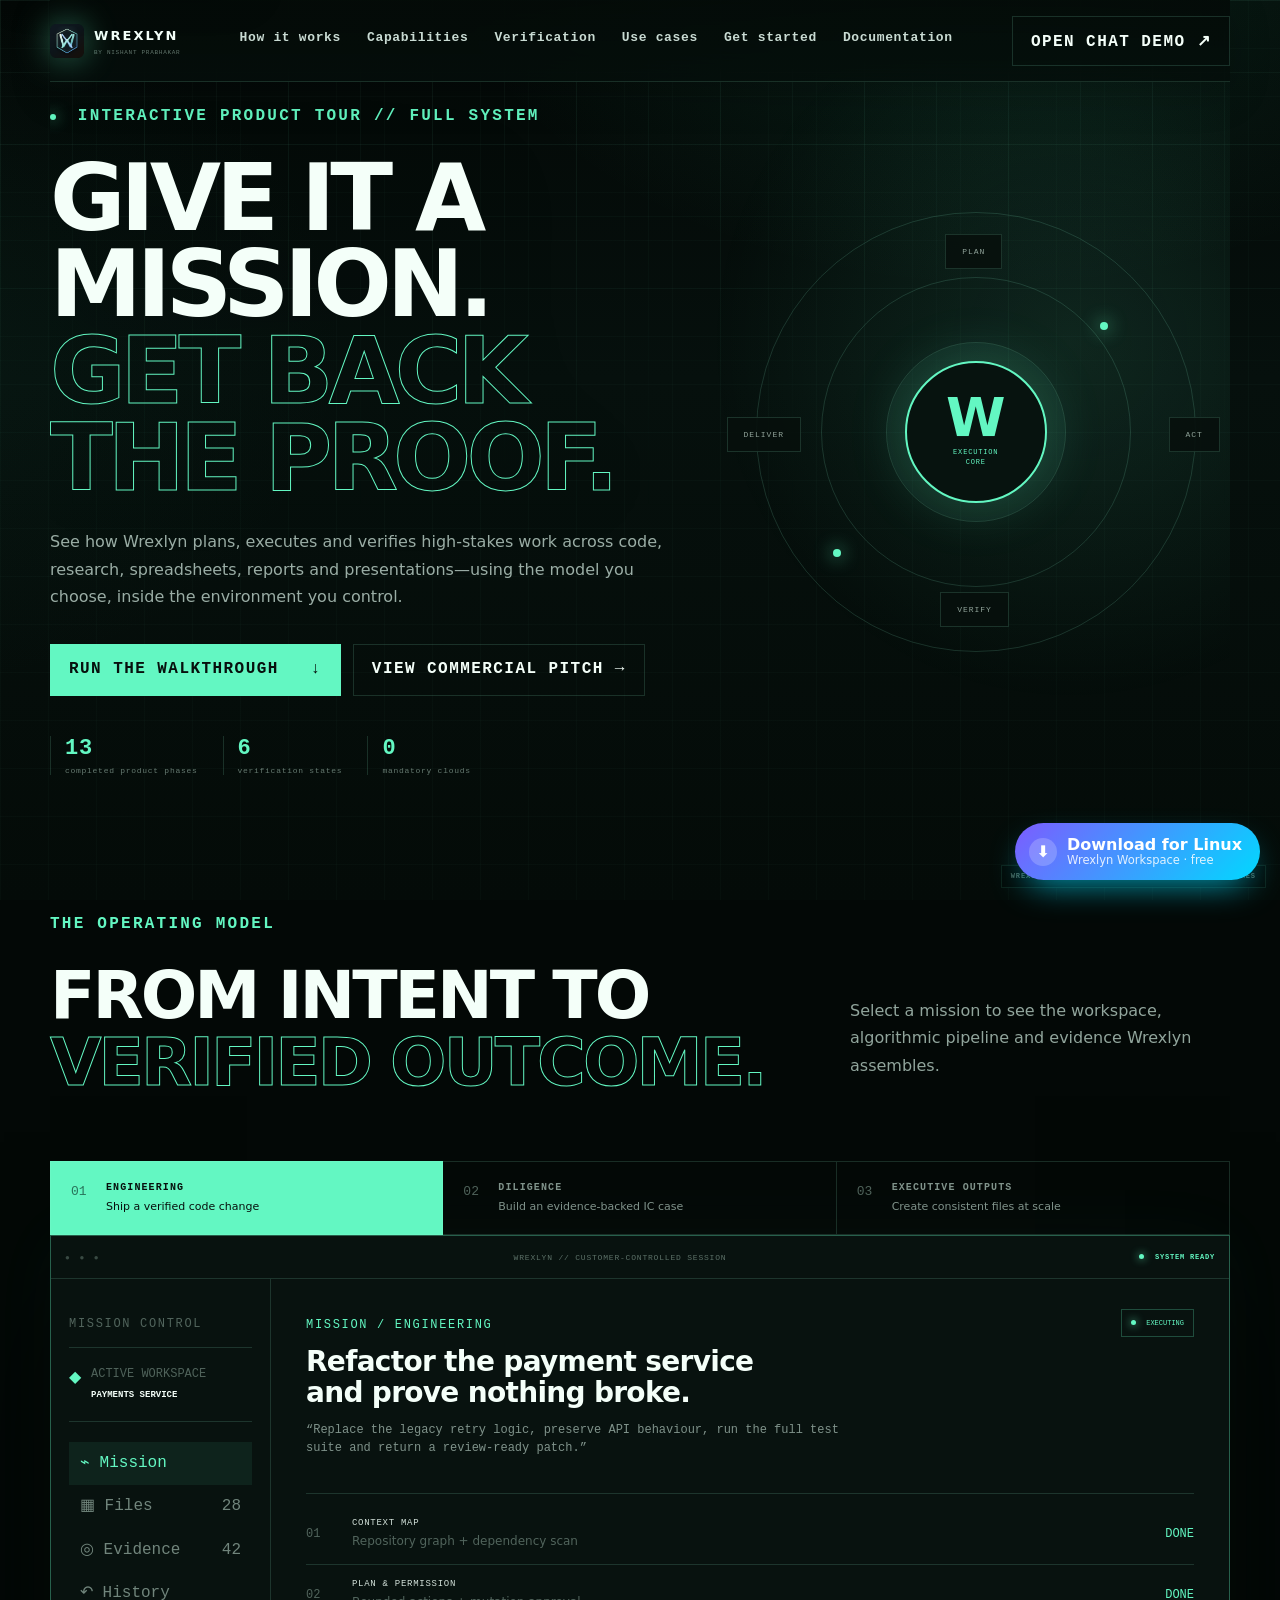
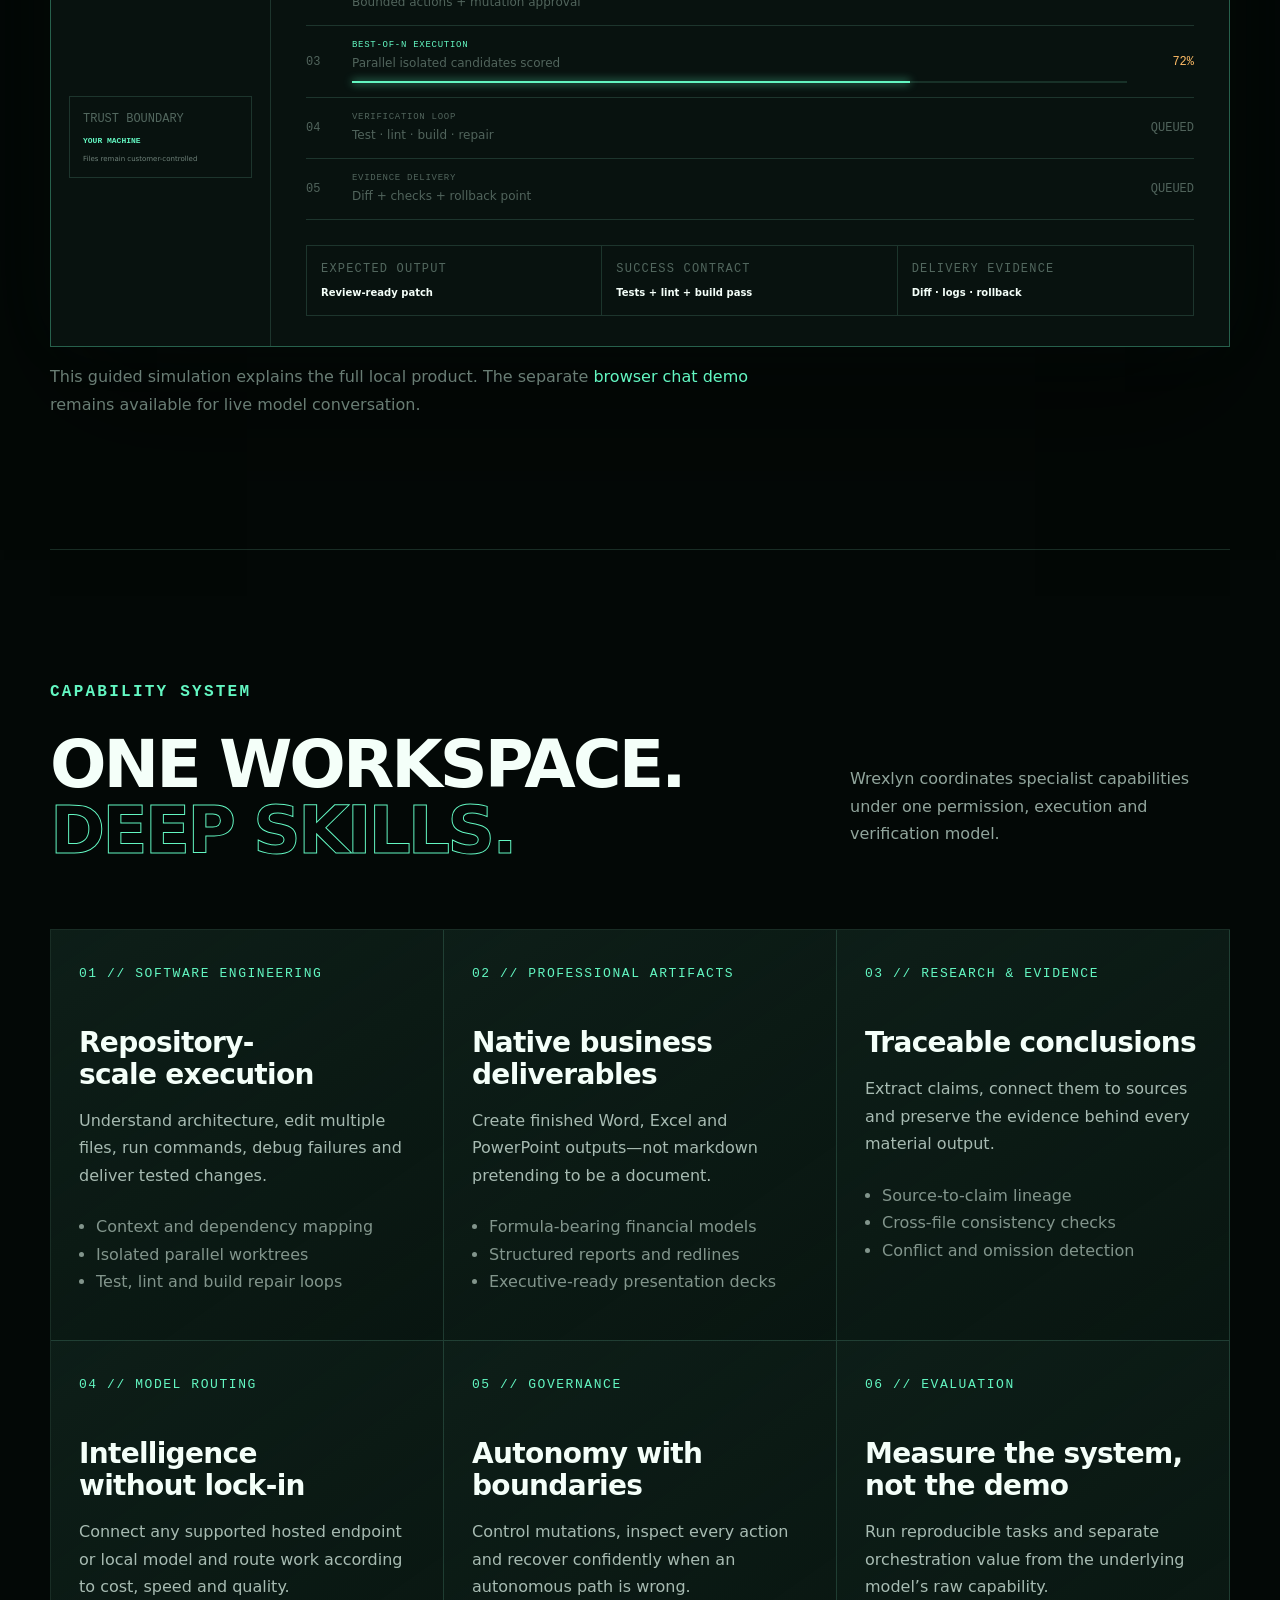
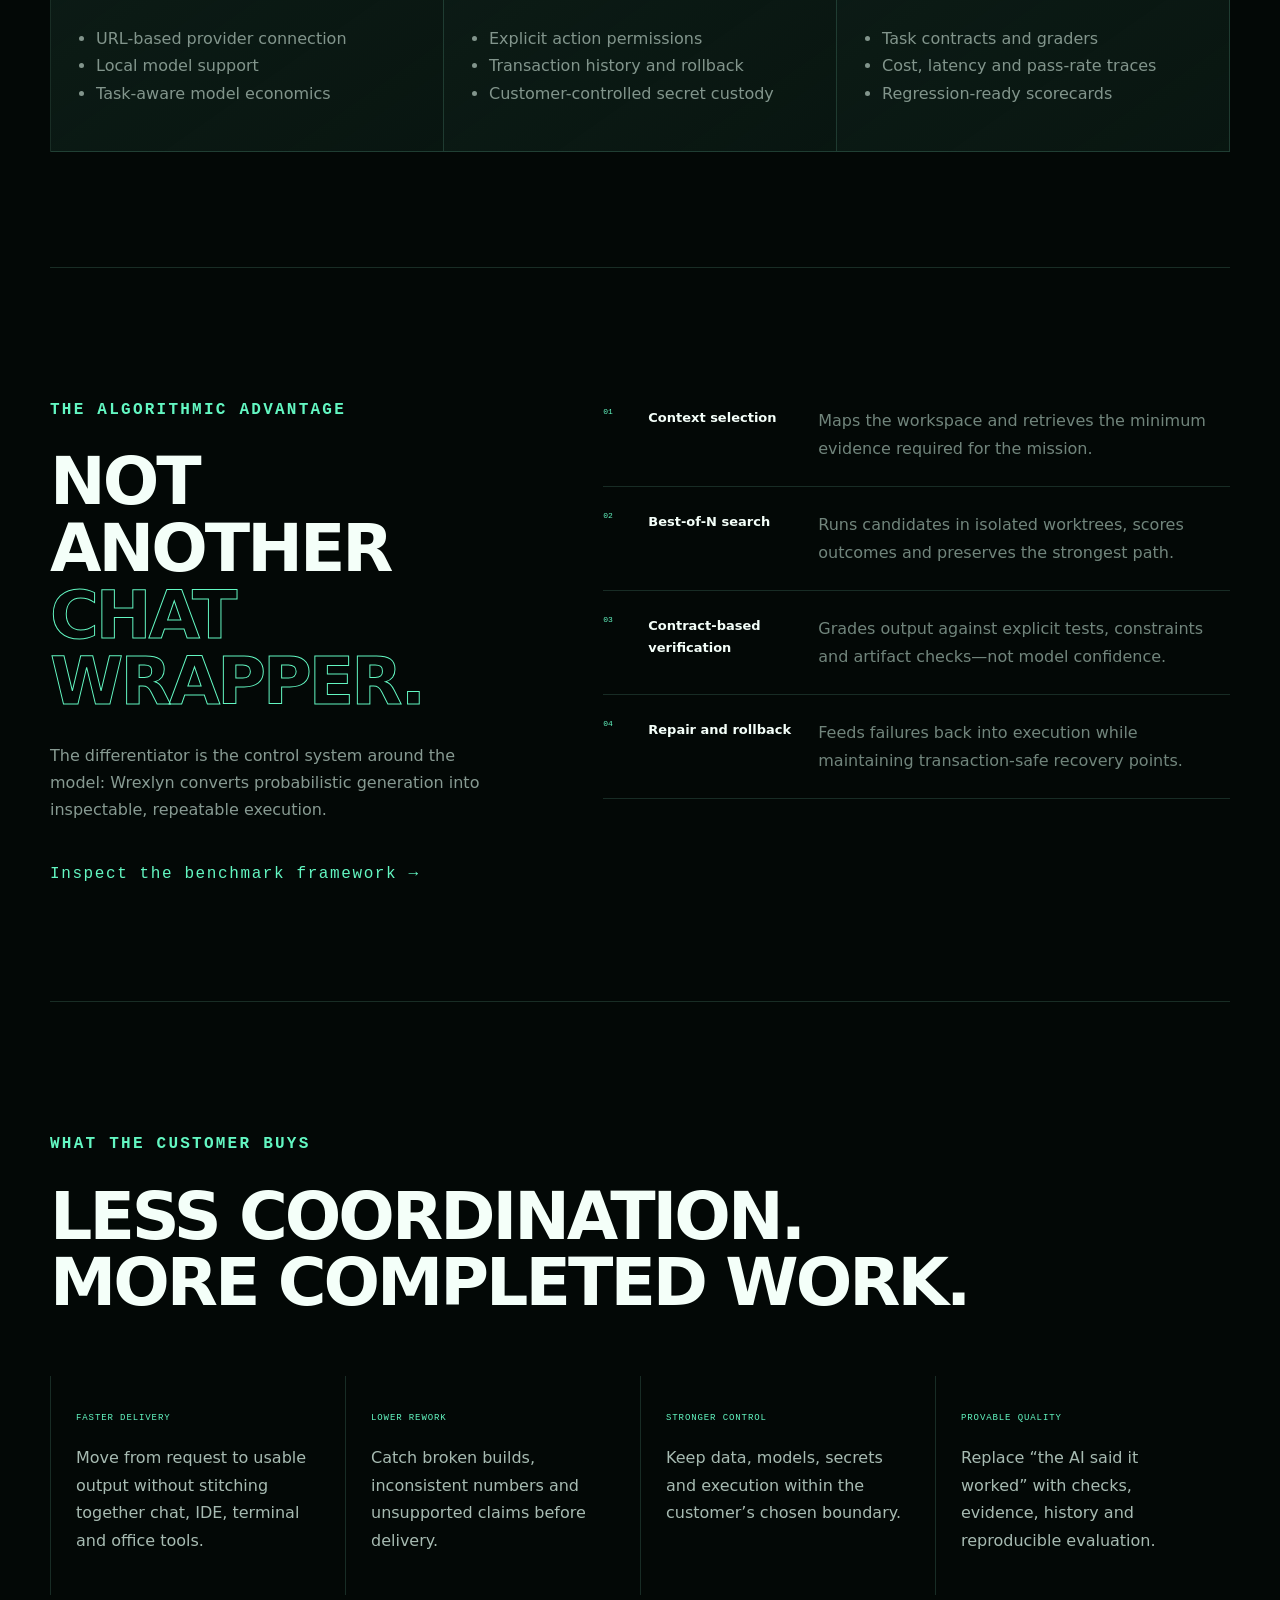
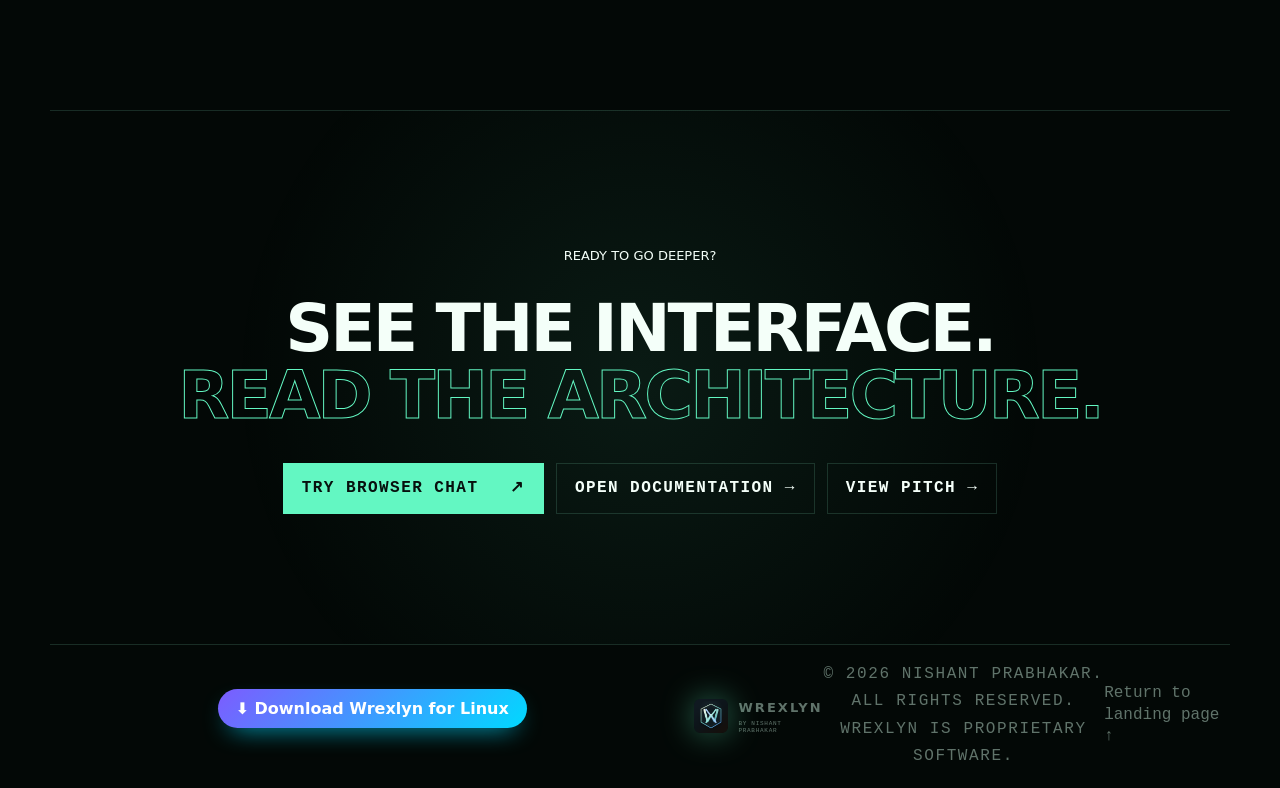
<file: product-demo.html>
<!doctype html>
<html lang="en">
<head>
  <meta charset="utf-8">
  <meta name="viewport" content="width=device-width,initial-scale=1,viewport-fit=cover">
<meta name="description" content="Explore how Wrexlyn turns a mission into verified code and professional deliverables inside a customer-controlled workspace.">
<link rel="canonical" href="https://nishantsprabhakar.github.io/wrexlynwebsite/product-demo.html">
<meta property="og:title" content="Wrexlyn — Interactive Product Tour">
<meta property="og:description" content="See Wrexlyn plan, execute, verify and deliver high-stakes work inside a customer-controlled workspace.">
<meta property="og:image" content="https://nishantsprabhakar.github.io/wrexlynwebsite/og.png">
<meta property="og:type" content="website">
  <meta name="author" content="Nishant Prabhakar">
  <title>Wrexlyn — Interactive Product Tour</title>
  <link rel="icon" href="icon-512.png">
<link rel="stylesheet" href="product-demo.css">
<link rel="stylesheet" href="wrexlyn-theme.css?v=20260828a">
  <style>.brand>img{grid-row:1/3;width:34px;height:34px;object-fit:contain;filter:drop-shadow(0 0 9px rgba(99,247,194,.45))}</style>
</head>
<body class="wrexlyn-site product-tour-page">
  <a class="global-skip" href="#main-content">Skip to product tour</a>
  <div class="grid" aria-hidden="true"></div>
  <header class="topbar">
    <a class="brand" href="index.html"><img src="icon-512.png" alt="Wrexlyn logo"><b>WREXLYN</b><small>BY NISHANT PRABHAKAR</small></a>
    <nav aria-label="Product tour navigation"><a href="#workflow">How it works</a><a href="#capabilities">Capabilities</a><a href="#proof">Verification</a><a href="use-cases.html">Use cases</a><a href="getting-started.html">Get started</a><a href="documentation.html">Documentation</a></nav>
    <a class="ghost" href="demo.html">Open chat demo ↗</a>
  </header>

  <main id="main-content">
    <section class="hero">
      <div class="hero-copy">
        <p class="kicker"><i></i> INTERACTIVE PRODUCT TOUR // FULL SYSTEM</p>
        <h1>GIVE IT A MISSION.<br><span>GET BACK THE PROOF.</span></h1>
        <p>See how Wrexlyn plans, executes and verifies high-stakes work across code, research, spreadsheets, reports and presentations—using the model you choose, inside the environment you control.</p>
        <div class="actions"><a class="primary" href="#workflow">Run the walkthrough <span>↓</span></a><a class="secondary" href="pitch.html">View commercial pitch →</a></div>
        <div class="hero-facts"><span><b>13</b> completed product phases</span><span><b>6</b> verification states</span><span><b>0</b> mandatory clouds</span></div>
      </div>
      <div class="system-orbit" aria-label="Wrexlyn system map">
        <div class="orbit o1"></div><div class="orbit o2"></div><div class="orbit o3"></div>
        <div class="core"><b>W</b><span>EXECUTION<br>CORE</span></div>
        <span class="node n1">PLAN</span><span class="node n2">ACT</span><span class="node n3">VERIFY</span><span class="node n4">DELIVER</span>
        <div class="signal s1"></div><div class="signal s2"></div>
      </div>
    </section>

    <section class="tour" id="workflow">
      <div class="section-head"><div><p class="kicker">THE OPERATING MODEL</p><h2>FROM INTENT TO<br><span>VERIFIED OUTCOME.</span></h2></div><p>Select a mission to see the workspace, algorithmic pipeline and evidence Wrexlyn assembles.</p></div>
      <div class="mission-tabs" role="tablist" aria-label="Choose a demonstration mission">
        <button class="active" data-mission="engineering" role="tab" aria-selected="true"><small>01</small><b>ENGINEERING</b><span>Ship a verified code change</span></button>
        <button data-mission="diligence" role="tab" aria-selected="false"><small>02</small><b>DILIGENCE</b><span>Build an evidence-backed IC case</span></button>
        <button data-mission="artifacts" role="tab" aria-selected="false"><small>03</small><b>EXECUTIVE OUTPUTS</b><span>Create consistent files at scale</span></button>
      </div>

      <div class="workstation">
        <div class="chrome"><span class="dots">● ● ●</span><span>WREXLYN // CUSTOMER-CONTROLLED SESSION</span><b><i></i> SYSTEM READY</b></div>
        <aside>
          <p>MISSION CONTROL</p>
          <div class="project"><span>◆</span><div><small>ACTIVE WORKSPACE</small><b id="project-name">PAYMENTS SERVICE</b></div></div>
          <div class="side-nav"><button class="active">⌁ Mission</button><button>▦ Files <em id="file-count">28</em></button><button>◎ Evidence <em id="evidence-count">42</em></button><button>↶ History</button></div>
          <div class="boundary"><small>TRUST BOUNDARY</small><b>YOUR MACHINE</b><span>Files remain customer-controlled</span></div>
        </aside>
        <div class="mission-panel">
          <div class="mission-head"><div><small id="mission-label">MISSION / ENGINEERING</small><h3 id="mission-title">Refactor the payment service and prove nothing broke.</h3><p id="mission-prompt">“Replace the legacy retry logic, preserve API behaviour, run the full test suite and return a review-ready patch.”</p></div><span class="status"><i></i> EXECUTING</span></div>
          <div class="algorithm">
            <div class="algo active"><span>01</span><div><b>CONTEXT MAP</b><small id="algo-1">Repository graph + dependency scan</small></div><em>DONE</em></div>
            <div class="algo active"><span>02</span><div><b>PLAN &amp; PERMISSION</b><small id="algo-2">Bounded actions + mutation approval</small></div><em>DONE</em></div>
            <div class="algo running"><span>03</span><div><b>BEST-OF-N EXECUTION</b><small id="algo-3">Parallel isolated candidates scored</small><div class="bar"><i></i></div></div><em>72%</em></div>
            <div class="algo"><span>04</span><div><b>VERIFICATION LOOP</b><small id="algo-4">Test · lint · build · repair</small></div><em>QUEUED</em></div>
            <div class="algo"><span>05</span><div><b>EVIDENCE DELIVERY</b><small id="algo-5">Diff + checks + rollback point</small></div><em>QUEUED</em></div>
          </div>
          <div class="result-strip"><div><small>EXPECTED OUTPUT</small><b id="result-output">Review-ready patch</b></div><div><small>SUCCESS CONTRACT</small><b id="result-contract">Tests + lint + build pass</b></div><div><small>DELIVERY EVIDENCE</small><b id="result-evidence">Diff · logs · rollback</b></div></div>
        </div>
      </div>
      <p class="demo-note">This guided simulation explains the full local product. The separate <a href="demo.html">browser chat demo</a> remains available for live model conversation.</p>
    </section>

    <section class="capabilities" id="capabilities">
      <div class="section-head"><div><p class="kicker">CAPABILITY SYSTEM</p><h2>ONE WORKSPACE.<br><span>DEEP SKILLS.</span></h2></div><p>Wrexlyn coordinates specialist capabilities under one permission, execution and verification model.</p></div>
      <div class="cap-grid">
        <article><small>01 // SOFTWARE ENGINEERING</small><h3>Repository-scale execution</h3><p>Understand architecture, edit multiple files, run commands, debug failures and deliver tested changes.</p><ul><li>Context and dependency mapping</li><li>Isolated parallel worktrees</li><li>Test, lint and build repair loops</li></ul></article>
        <article><small>02 // PROFESSIONAL ARTIFACTS</small><h3>Native business deliverables</h3><p>Create finished Word, Excel and PowerPoint outputs—not markdown pretending to be a document.</p><ul><li>Formula-bearing financial models</li><li>Structured reports and redlines</li><li>Executive-ready presentation decks</li></ul></article>
        <article><small>03 // RESEARCH &amp; EVIDENCE</small><h3>Traceable conclusions</h3><p>Extract claims, connect them to sources and preserve the evidence behind every material output.</p><ul><li>Source-to-claim lineage</li><li>Cross-file consistency checks</li><li>Conflict and omission detection</li></ul></article>
        <article><small>04 // MODEL ROUTING</small><h3>Intelligence without lock-in</h3><p>Connect any supported hosted endpoint or local model and route work according to cost, speed and quality.</p><ul><li>URL-based provider connection</li><li>Local model support</li><li>Task-aware model economics</li></ul></article>
        <article><small>05 // GOVERNANCE</small><h3>Autonomy with boundaries</h3><p>Control mutations, inspect every action and recover confidently when an autonomous path is wrong.</p><ul><li>Explicit action permissions</li><li>Transaction history and rollback</li><li>Customer-controlled secret custody</li></ul></article>
        <article><small>06 // EVALUATION</small><h3>Measure the system, not the demo</h3><p>Run reproducible tasks and separate orchestration value from the underlying model’s raw capability.</p><ul><li>Task contracts and graders</li><li>Cost, latency and pass-rate traces</li><li>Regression-ready scorecards</li></ul></article>
      </div>
    </section>

    <section class="proof" id="proof">
      <div class="proof-copy"><p class="kicker">THE ALGORITHMIC ADVANTAGE</p><h2>NOT ANOTHER<br><span>CHAT WRAPPER.</span></h2><p>The differentiator is the control system around the model: Wrexlyn converts probabilistic generation into inspectable, repeatable execution.</p><a href="benchmark-scorecard.md">Inspect the benchmark framework →</a></div>
      <div class="proof-stack">
        <div><span>01</span><b>Context selection</b><p>Maps the workspace and retrieves the minimum evidence required for the mission.</p></div>
        <div><span>02</span><b>Best-of-N search</b><p>Runs candidates in isolated worktrees, scores outcomes and preserves the strongest path.</p></div>
        <div><span>03</span><b>Contract-based verification</b><p>Grades output against explicit tests, constraints and artifact checks—not model confidence.</p></div>
        <div><span>04</span><b>Repair and rollback</b><p>Feeds failures back into execution while maintaining transaction-safe recovery points.</p></div>
      </div>
    </section>

    <section class="benefits">
      <p class="kicker">WHAT THE CUSTOMER BUYS</p><h2>LESS COORDINATION.<br>MORE COMPLETED WORK.</h2>
      <div class="benefit-grid"><div><b>FASTER DELIVERY</b><p>Move from request to usable output without stitching together chat, IDE, terminal and office tools.</p></div><div><b>LOWER REWORK</b><p>Catch broken builds, inconsistent numbers and unsupported claims before delivery.</p></div><div><b>STRONGER CONTROL</b><p>Keep data, models, secrets and execution within the customer’s chosen boundary.</p></div><div><b>PROVABLE QUALITY</b><p>Replace “the AI said it worked” with checks, evidence, history and reproducible evaluation.</p></div></div>
    </section>

    <section class="cta"><small>READY TO GO DEEPER?</small><h2>SEE THE INTERFACE.<br><span>READ THE ARCHITECTURE.</span></h2><div class="actions"><a class="primary" href="demo.html">Try browser chat <span>↗</span></a><a class="secondary" href="documentation.html">Open documentation →</a><a class="secondary" href="pitch.html">View pitch →</a></div></section>
  </main>

  <footer><div class="brand"><img src="icon-512.png" alt="Wrexlyn logo"><b>WREXLYN</b><small>BY NISHANT PRABHAKAR</small></div><p>© 2026 NISHANT PRABHAKAR. ALL RIGHTS RESERVED.<br>WREXLYN IS PROPRIETARY SOFTWARE.</p><a href="index.html">Return to landing page ↑</a></footer>
  <script src="product-demo.js" defer></script>
<script src="download.js" defer></script>
</body>
</html>
</file>
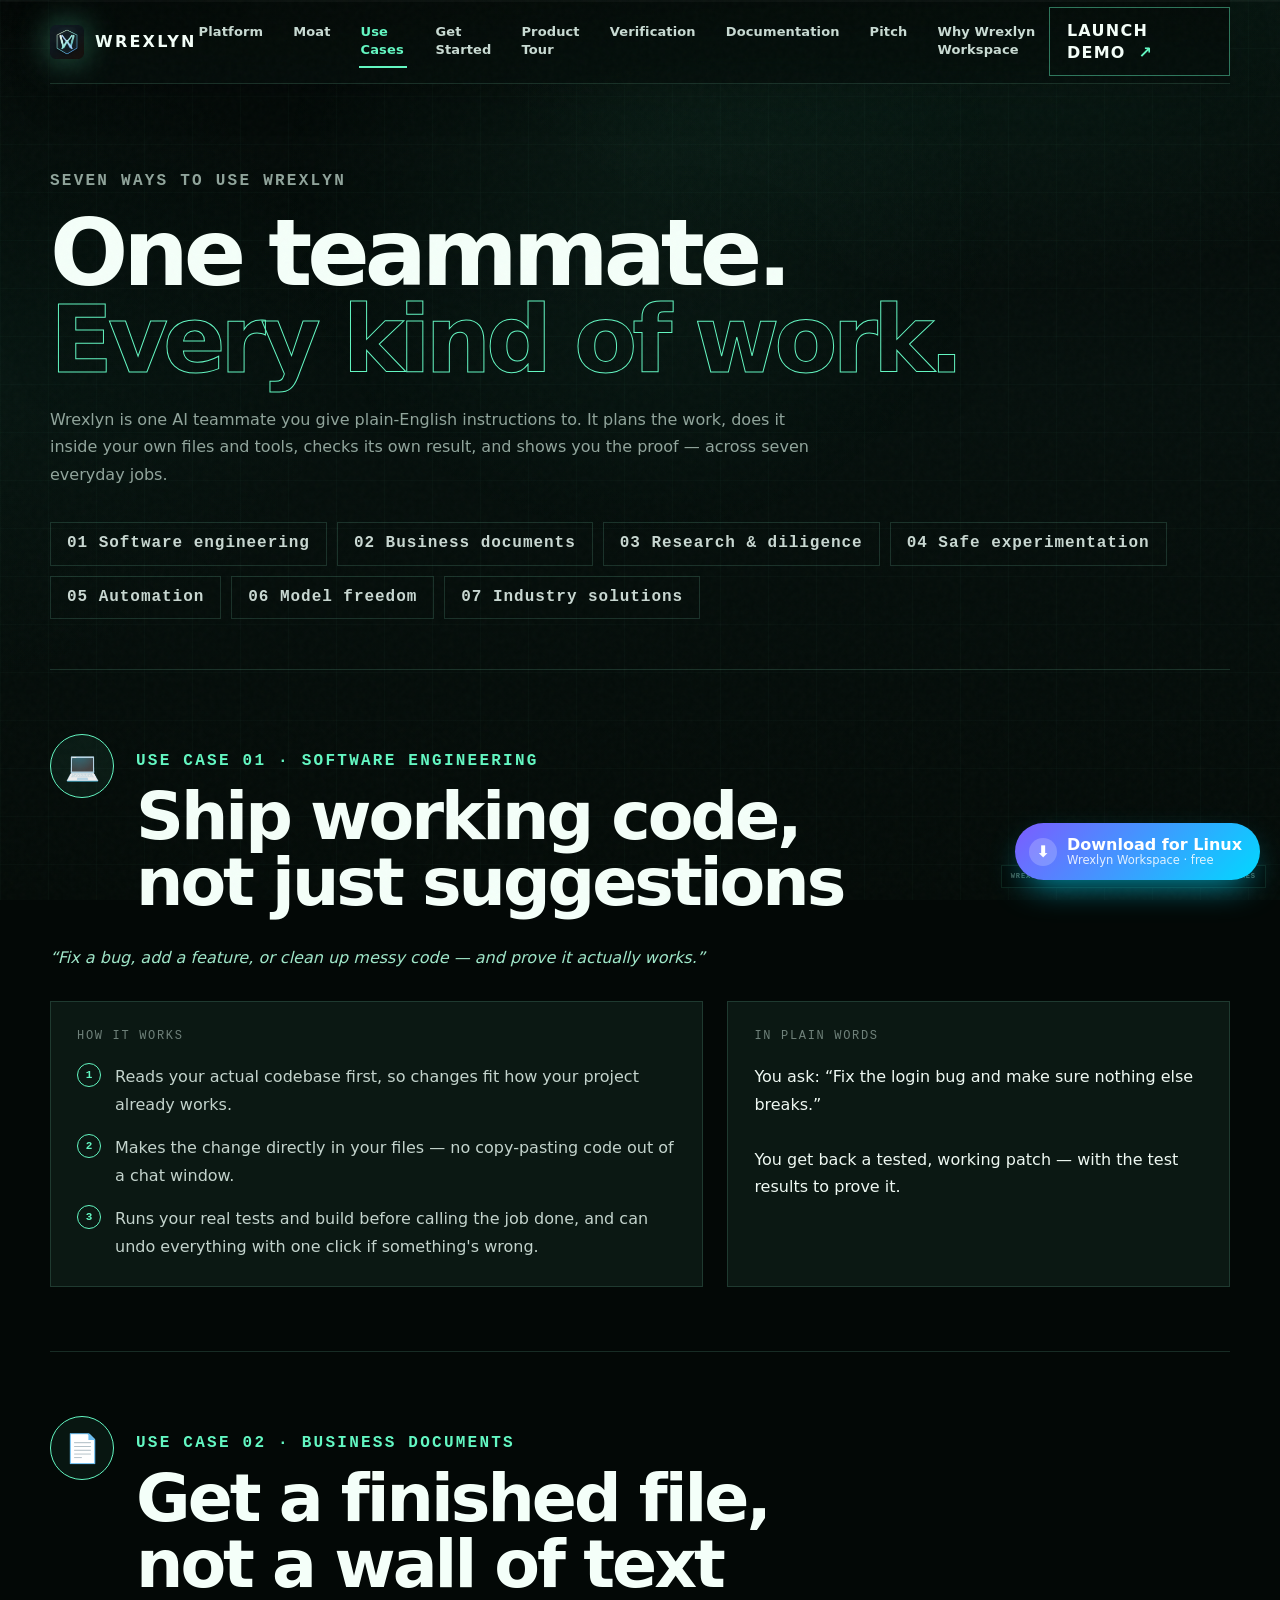
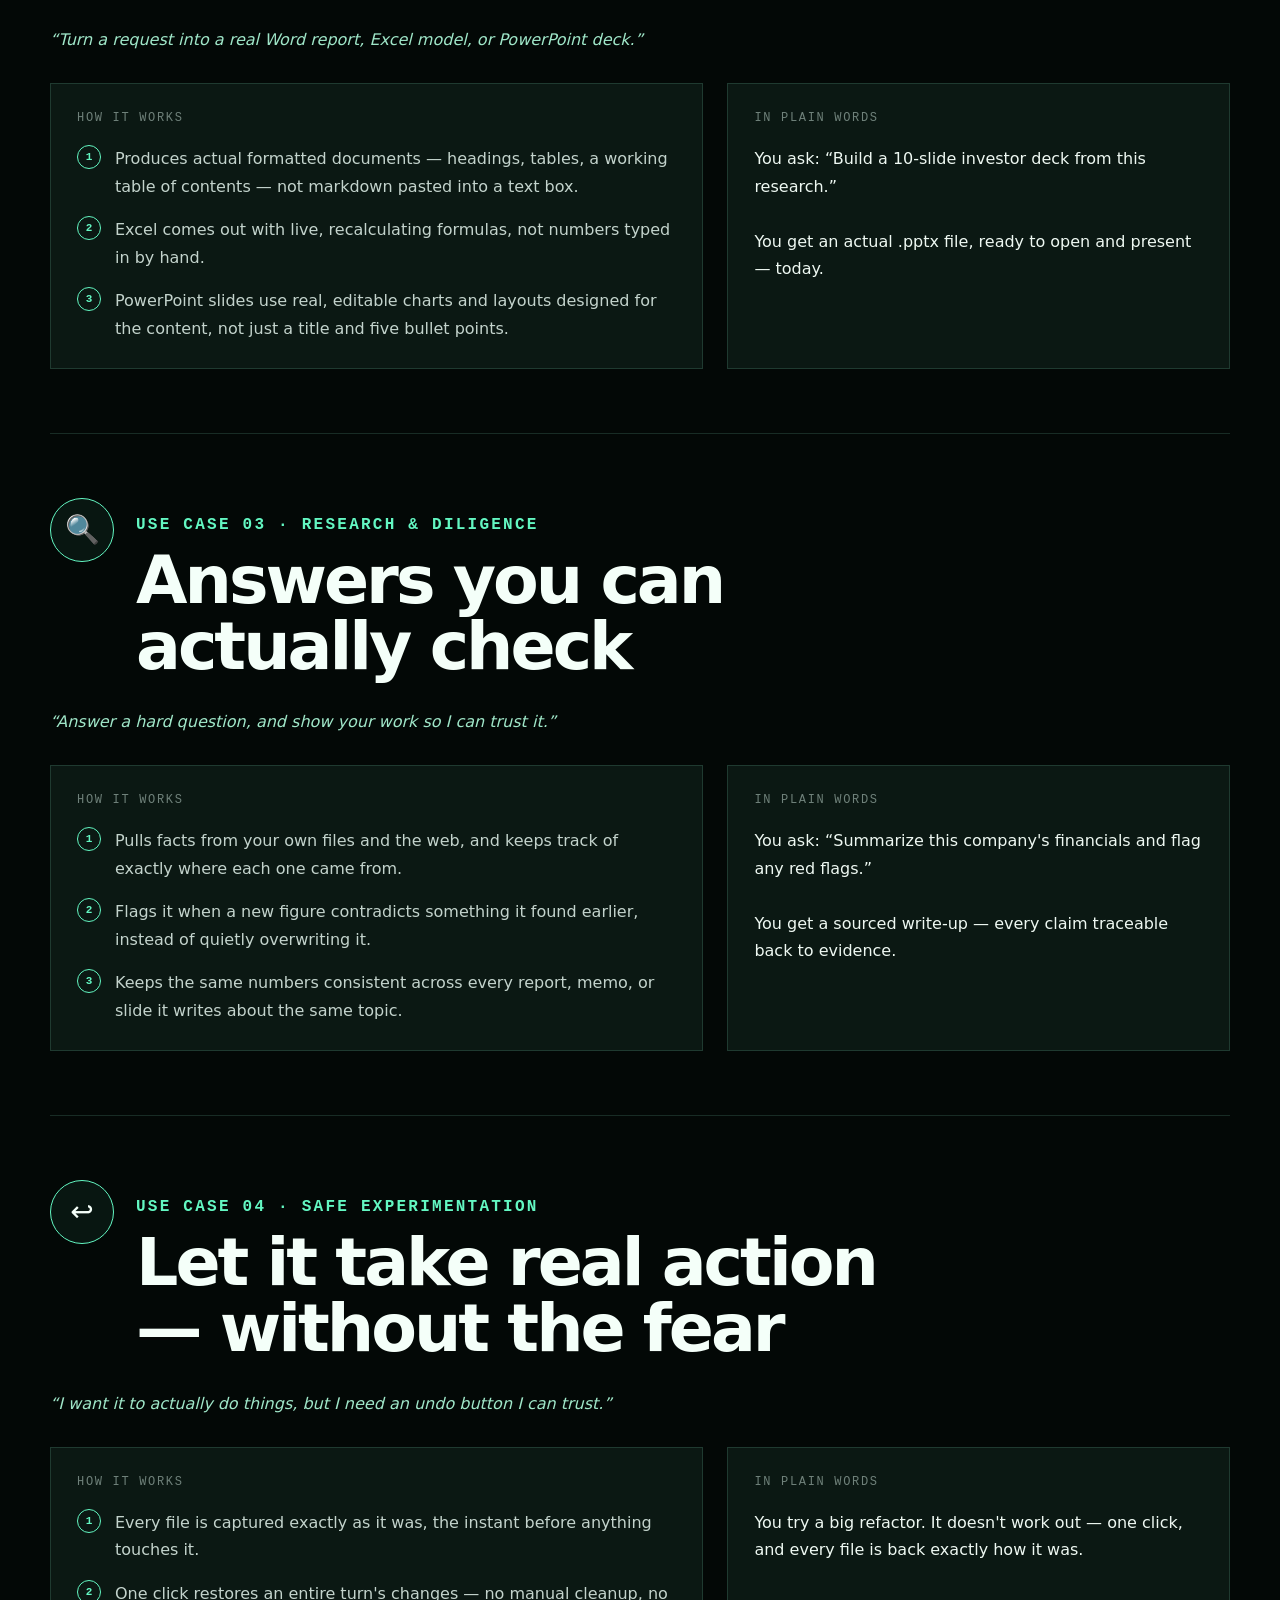
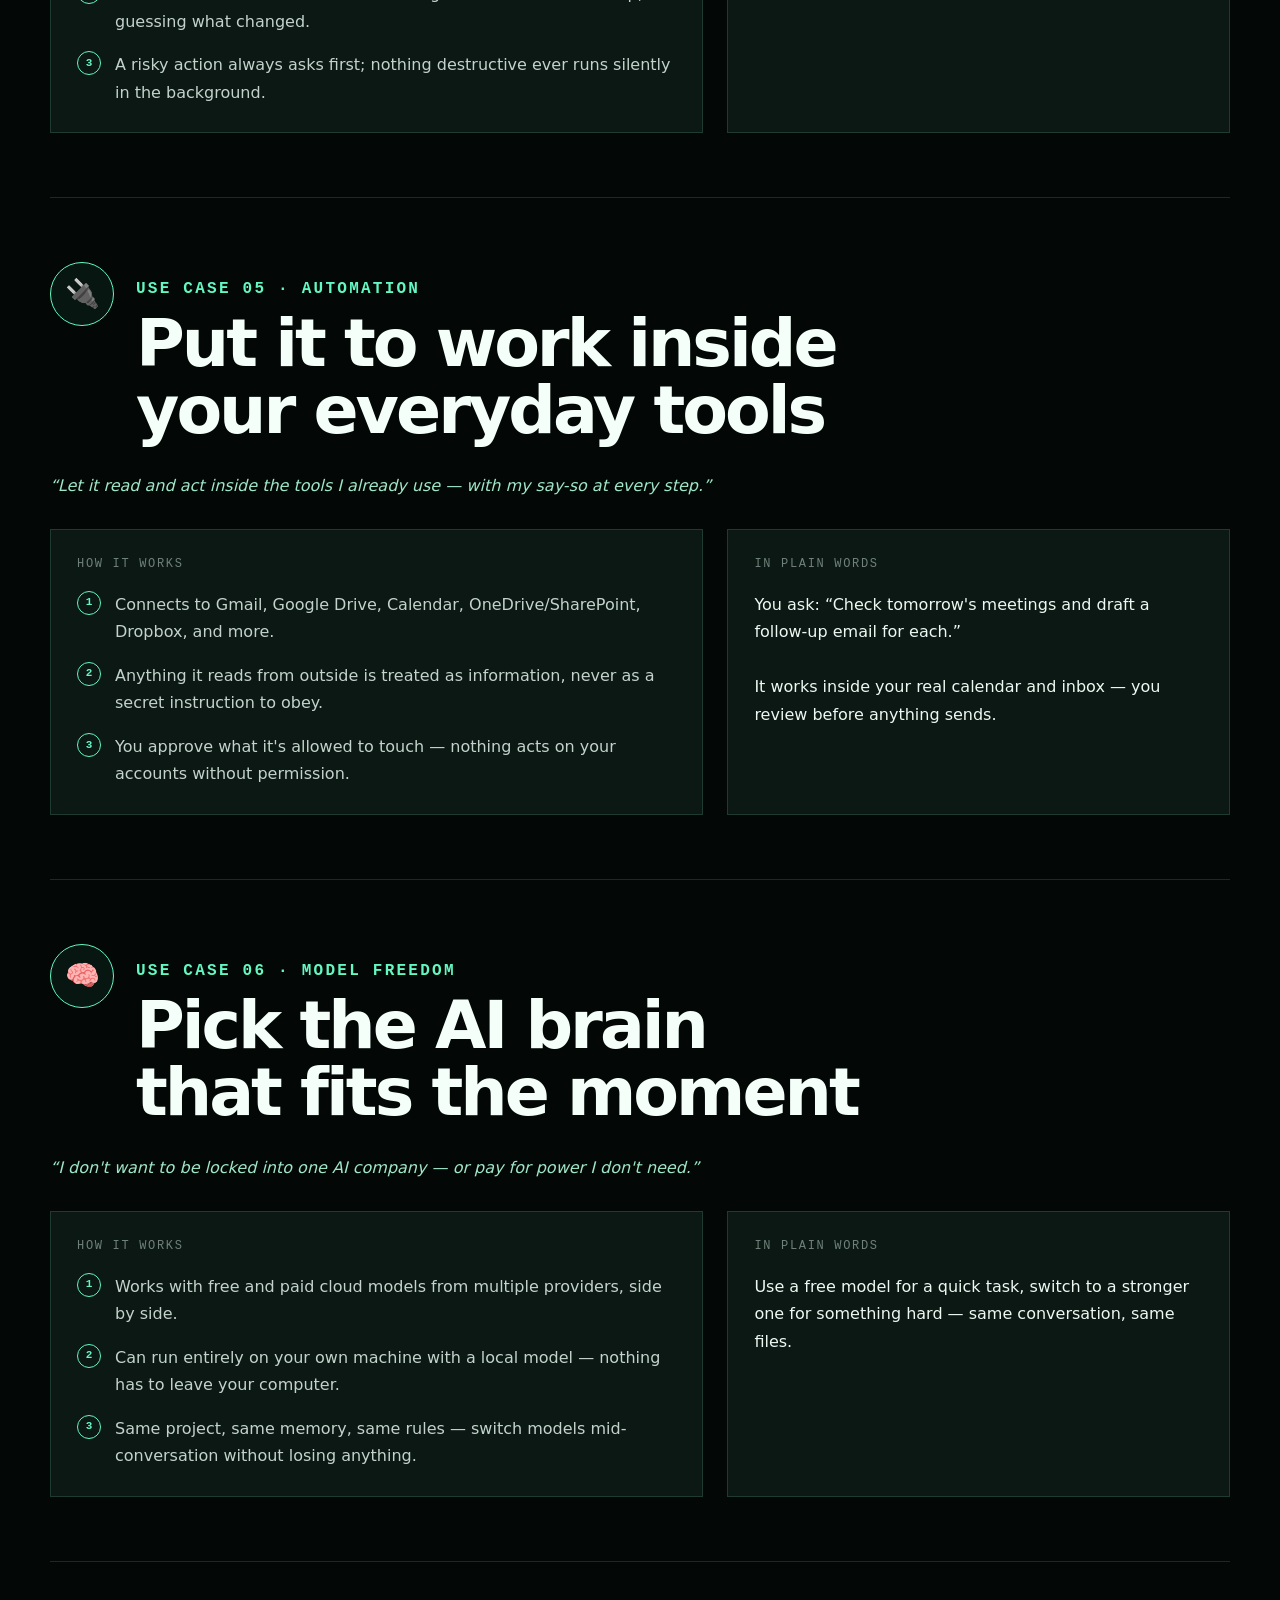
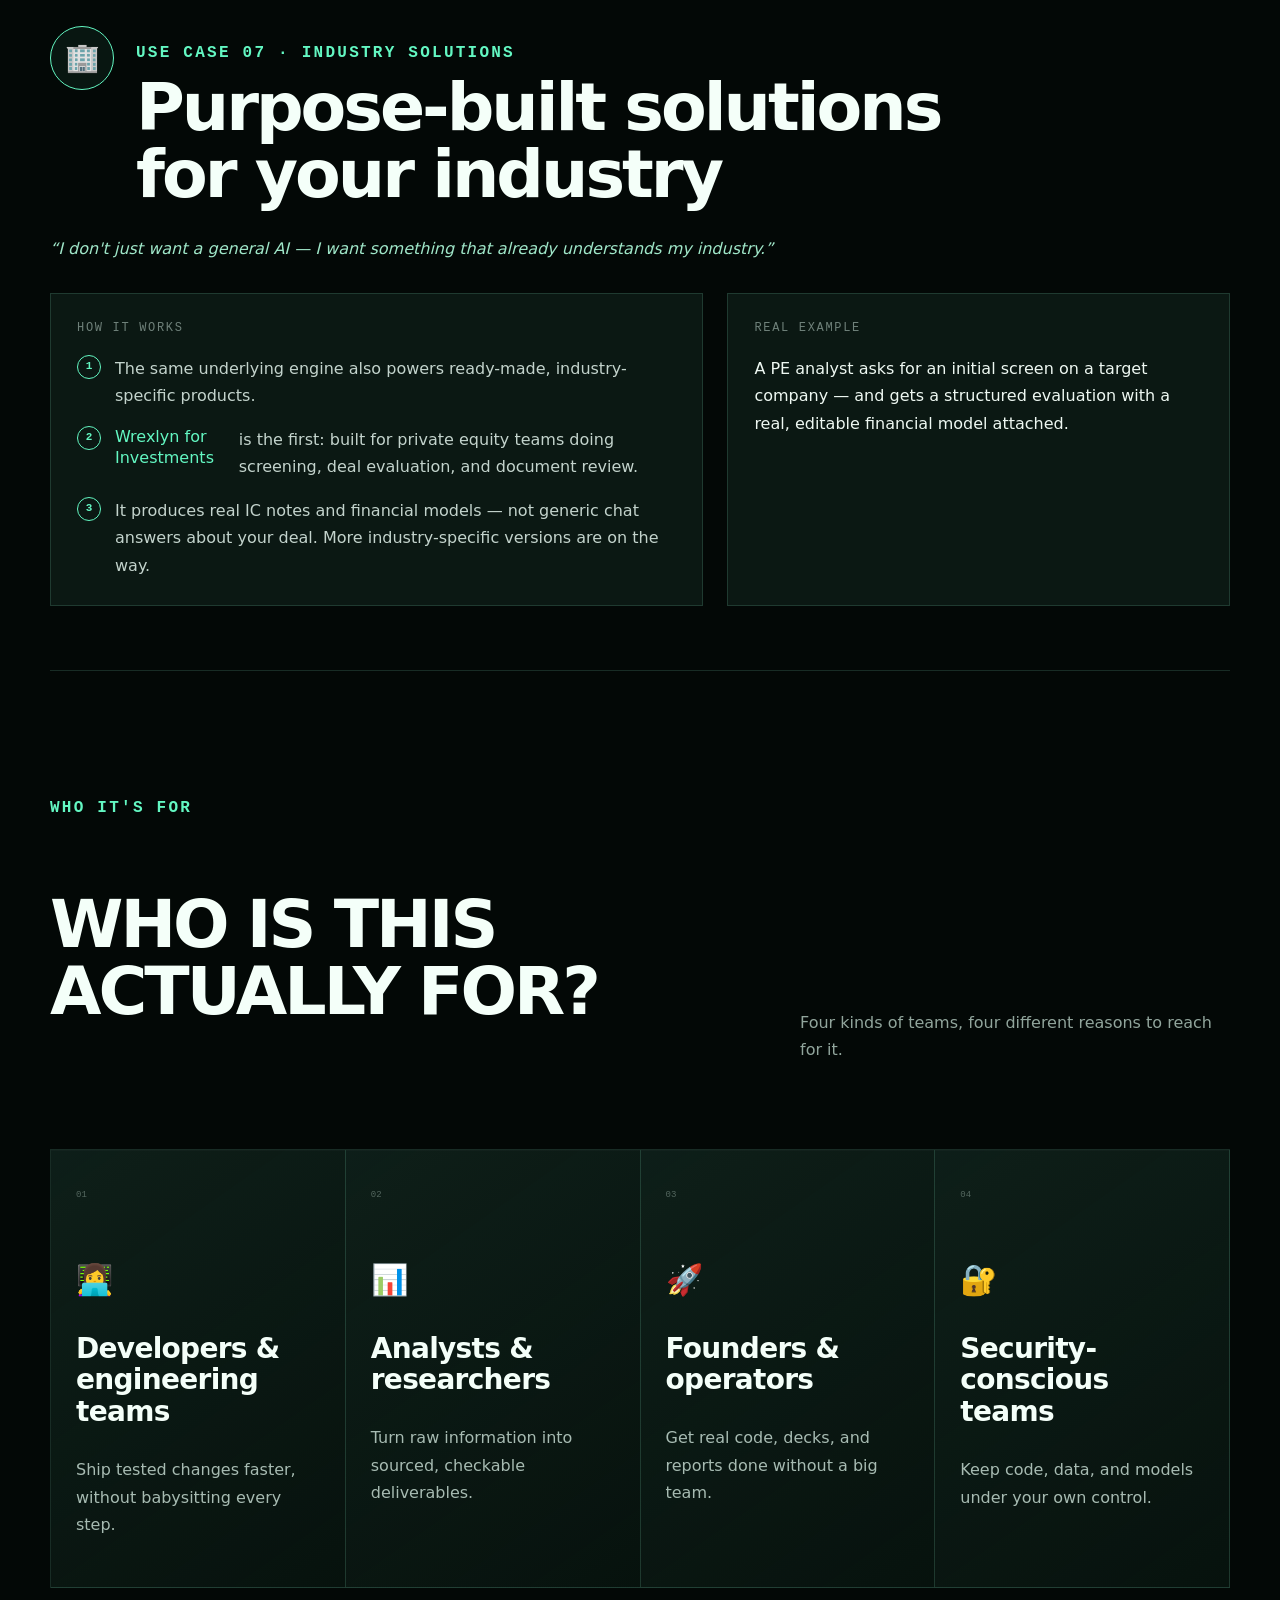
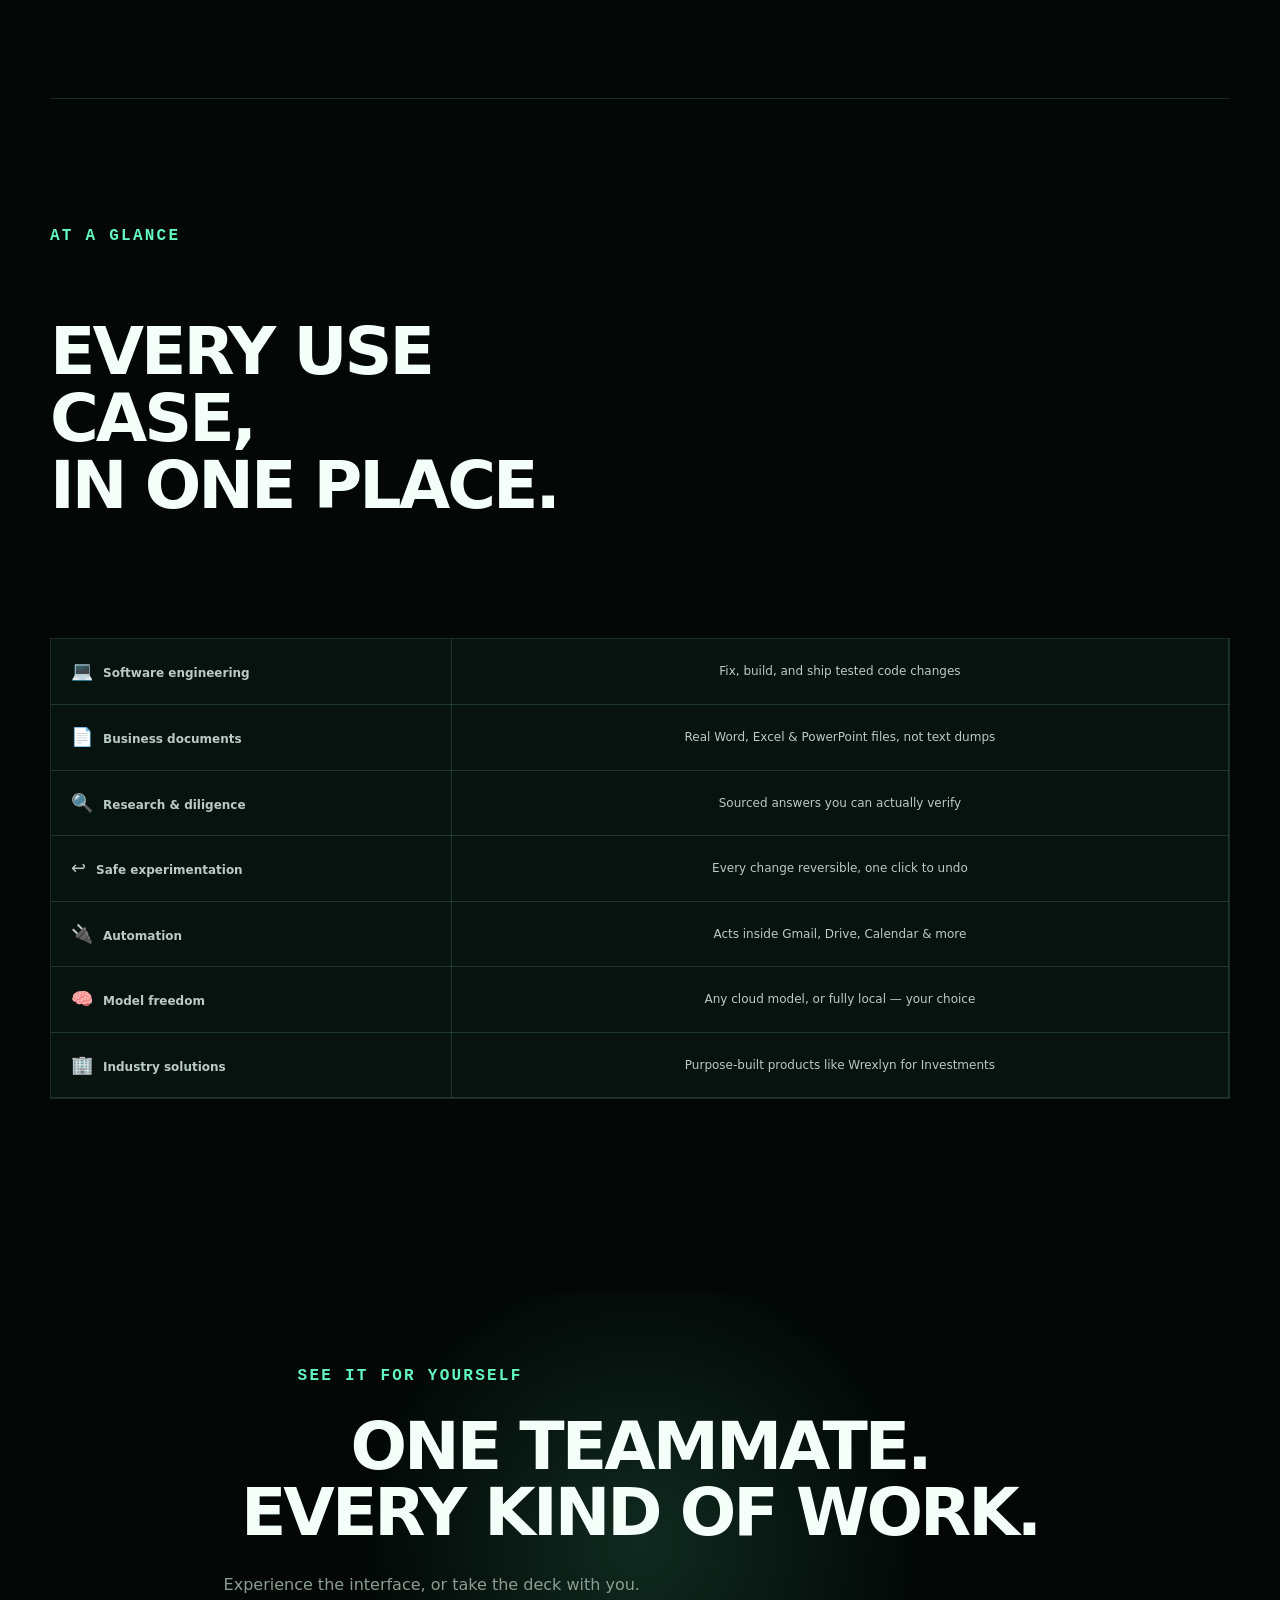
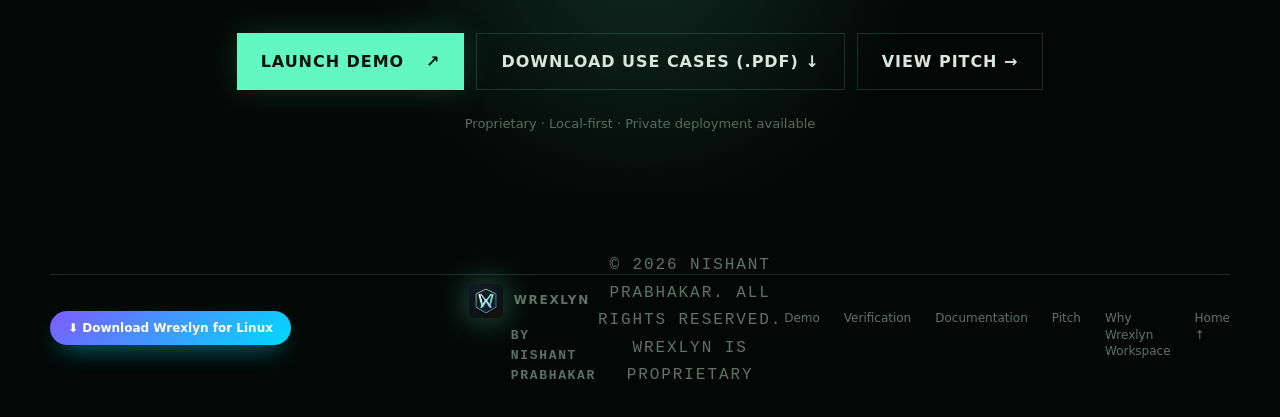
<file: use-cases.html>
<!doctype html>
<html lang="en">
<head>
  <meta charset="utf-8">
  <meta name="viewport" content="width=device-width,initial-scale=1">
  <meta name="description" content="Seven everyday jobs Wrexlyn does end to end — software engineering, business documents, research, automation, and more — explained in plain English.">
  <link rel="canonical" href="https://nishantsprabhakar.github.io/wrexlynwebsite/use-cases.html">
  <meta name="author" content="Nishant Prabhakar">
  <meta property="og:title" content="Wrexlyn — Use Cases">
  <meta property="og:description" content="One AI teammate, seven everyday jobs done end to end.">
  <meta property="og:type" content="website">
  <meta property="og:site_name" content="Wrexlyn by Nishant Prabhakar">
  <meta property="og:image" content="https://nishantsprabhakar.github.io/wrexlynwebsite/og.png">
  <title>Wrexlyn — Use Cases</title>
  <link rel="icon" href="icon-512.png">
<link rel="stylesheet" href="landing.css">
<link rel="stylesheet" href="wrexlyn-theme.css?v=20260828a">
  <style>
    .ucHero{padding:70px 0 50px}
    .ucHero .sectionTag{display:block;margin-bottom:18px}
    .ucHero h1{font-size:clamp(42px,7vw,84px);line-height:.95;letter-spacing:-.045em;margin:0 0 22px;font-weight:900}
    .ucHero h1 span{color:transparent;-webkit-text-stroke:1px var(--cyan)}
    .ucHero>p{font-size:17px;line-height:1.7;color:var(--muted);max-width:640px}
    .ucJump{display:flex;flex-wrap:wrap;gap:10px;margin-top:34px}
    .ucJump a{border:1px solid var(--line);padding:10px 16px;font-family:var(--font-mono);font-size:11px;letter-spacing:.06em;color:#c9d8d2;font-weight:600}
    .ucJump a:hover{border-color:var(--cyan);color:var(--cyan)}

    .uc{padding:64px 0;border-top:1px solid var(--line);scroll-margin-top:100px}
    .ucHead{display:flex;align-items:flex-start;gap:22px;margin-bottom:28px}
    .ucIcon{flex:0 0 auto;width:64px;height:64px;border-radius:50%;border:1px solid var(--cyan);background:rgba(99,247,194,.06);display:grid;place-items:center;font-size:28px}
    .ucTitleWrap .sectionTag{display:block;margin-bottom:10px}
    .uc h2{font-size:clamp(26px,3.4vw,38px);line-height:1.12;margin:0;font-weight:900;letter-spacing:-.02em}
    .ucScenario{font-size:16px;font-style:italic;color:#9fe6c8;max-width:760px;margin:22px 0 0}
    .ucBody{display:grid;grid-template-columns:1.3fr 1fr;gap:24px;margin-top:30px}
    .ucCard{border:1px solid var(--line);background:var(--panel);padding:26px}
    .ucCard .label{font-family:var(--font-mono);font-size:10px;letter-spacing:.14em;color:#6f817a;margin-bottom:18px;display:block}
    .ucSteps{list-style:none;margin:0;padding:0;display:flex;flex-direction:column;gap:16px}
    .ucSteps li{display:flex;gap:14px;font-size:14px;line-height:1.55;color:#c3d3cc}
    .ucSteps li b{flex:0 0 auto;width:24px;height:24px;border-radius:50%;border:1px solid var(--cyan);color:var(--cyan);font-family:var(--font-mono);font-size:11px;display:grid;place-items:center;font-style:normal}
    .ucExample{font-size:14.5px;line-height:1.65;color:#eef8f2}

    .ucAudience{padding:110px 0;border-top:1px solid var(--line)}
    .ucRecap{padding:110px 0;border-top:1px solid var(--line)}
    .ucRecap .tableWrap table td:first-child{white-space:nowrap}
    .ucRecap .emoji{font-size:18px;margin-right:10px}

    @media (max-width: 760px) {
      .ucBody{grid-template-columns:1fr}
      .ucHead{gap:16px}
      .ucIcon{width:52px;height:52px;font-size:22px}
      .ucCard{padding:20px}
      .uc{padding:48px 0}
    }
  </style>
</head>
<body class="wrexlyn-site">
<a class="global-skip" href="#main-content">Skip to use cases</a>
<div class="scroll-progress" aria-hidden="true"><i></i></div>
<main id="main-content">
  <div class="noise" aria-hidden="true"></div>
  <nav class="nav shell" aria-label="Main navigation">
    <a href="index.html#top" class="brand"><img class="brand-logo" src="icon-512.png" alt="Wrexlyn logo"><span>WREXLYN</span></a>
    <div class="navlinks"><a href="index.html#platform">Platform</a><a href="index.html#moat">Moat</a><a href="use-cases.html" class="current">Use Cases</a><a href="getting-started.html">Get Started</a><a href="product-demo.html">Product Tour</a><a href="verification-report.html">Verification</a><a href="documentation.html">Documentation</a><a href="pitch.html">Pitch</a><a href="why-wrexlyn-workspace/">Why Wrexlyn Workspace</a></div>
    <a class="navcta" href="demo.html">Launch demo <span>↗</span></a>
  </nav>

  <section class="ucHero shell">
    <p class="sectionTag">SEVEN WAYS TO USE WREXLYN</p>
    <h1>One teammate.<br><span>Every kind of work.</span></h1>
    <p>Wrexlyn is one AI teammate you give plain-English instructions to. It plans the work, does it inside your own files and tools, checks its own result, and shows you the proof — across seven everyday jobs.</p>
    <div class="ucJump">
      <a href="#code">01 Software engineering</a>
      <a href="#documents">02 Business documents</a>
      <a href="#research">03 Research &amp; diligence</a>
      <a href="#safety">04 Safe experimentation</a>
      <a href="#automation">05 Automation</a>
      <a href="#models">06 Model freedom</a>
      <a href="#industry">07 Industry solutions</a>
    </div>
  </section>

  <section class="uc shell" id="code">
    <div class="ucHead">
      <div class="ucIcon">💻</div>
      <div class="ucTitleWrap">
        <p class="sectionTag">USE CASE 01 · SOFTWARE ENGINEERING</p>
        <h2>Ship working code, not just suggestions</h2>
      </div>
    </div>
    <p class="ucScenario">“Fix a bug, add a feature, or clean up messy code — and prove it actually works.”</p>
    <div class="ucBody">
      <div class="ucCard">
        <span class="label">HOW IT WORKS</span>
        <ol class="ucSteps">
          <li><b>1</b>Reads your actual codebase first, so changes fit how your project already works.</li>
          <li><b>2</b>Makes the change directly in your files — no copy-pasting code out of a chat window.</li>
          <li><b>3</b>Runs your real tests and build before calling the job done, and can undo everything with one click if something's wrong.</li>
        </ol>
      </div>
      <div class="ucCard">
        <span class="label">IN PLAIN WORDS</span>
        <p class="ucExample">You ask: “Fix the login bug and make sure nothing else breaks.”<br><br>You get back a tested, working patch — with the test results to prove it.</p>
      </div>
    </div>
  </section>

  <section class="uc shell" id="documents">
    <div class="ucHead">
      <div class="ucIcon">📄</div>
      <div class="ucTitleWrap">
        <p class="sectionTag">USE CASE 02 · BUSINESS DOCUMENTS</p>
        <h2>Get a finished file, not a wall of text</h2>
      </div>
    </div>
    <p class="ucScenario">“Turn a request into a real Word report, Excel model, or PowerPoint deck.”</p>
    <div class="ucBody">
      <div class="ucCard">
        <span class="label">HOW IT WORKS</span>
        <ol class="ucSteps">
          <li><b>1</b>Produces actual formatted documents — headings, tables, a working table of contents — not markdown pasted into a text box.</li>
          <li><b>2</b>Excel comes out with live, recalculating formulas, not numbers typed in by hand.</li>
          <li><b>3</b>PowerPoint slides use real, editable charts and layouts designed for the content, not just a title and five bullet points.</li>
        </ol>
      </div>
      <div class="ucCard">
        <span class="label">IN PLAIN WORDS</span>
        <p class="ucExample">You ask: “Build a 10-slide investor deck from this research.”<br><br>You get an actual .pptx file, ready to open and present — today.</p>
      </div>
    </div>
  </section>

  <section class="uc shell" id="research">
    <div class="ucHead">
      <div class="ucIcon">🔍</div>
      <div class="ucTitleWrap">
        <p class="sectionTag">USE CASE 03 · RESEARCH &amp; DILIGENCE</p>
        <h2>Answers you can actually check</h2>
      </div>
    </div>
    <p class="ucScenario">“Answer a hard question, and show your work so I can trust it.”</p>
    <div class="ucBody">
      <div class="ucCard">
        <span class="label">HOW IT WORKS</span>
        <ol class="ucSteps">
          <li><b>1</b>Pulls facts from your own files and the web, and keeps track of exactly where each one came from.</li>
          <li><b>2</b>Flags it when a new figure contradicts something it found earlier, instead of quietly overwriting it.</li>
          <li><b>3</b>Keeps the same numbers consistent across every report, memo, or slide it writes about the same topic.</li>
        </ol>
      </div>
      <div class="ucCard">
        <span class="label">IN PLAIN WORDS</span>
        <p class="ucExample">You ask: “Summarize this company's financials and flag any red flags.”<br><br>You get a sourced write-up — every claim traceable back to evidence.</p>
      </div>
    </div>
  </section>

  <section class="uc shell" id="safety">
    <div class="ucHead">
      <div class="ucIcon">↩</div>
      <div class="ucTitleWrap">
        <p class="sectionTag">USE CASE 04 · SAFE EXPERIMENTATION</p>
        <h2>Let it take real action — without the fear</h2>
      </div>
    </div>
    <p class="ucScenario">“I want it to actually do things, but I need an undo button I can trust.”</p>
    <div class="ucBody">
      <div class="ucCard">
        <span class="label">HOW IT WORKS</span>
        <ol class="ucSteps">
          <li><b>1</b>Every file is captured exactly as it was, the instant before anything touches it.</li>
          <li><b>2</b>One click restores an entire turn's changes — no manual cleanup, no guessing what changed.</li>
          <li><b>3</b>A risky action always asks first; nothing destructive ever runs silently in the background.</li>
        </ol>
      </div>
      <div class="ucCard">
        <span class="label">IN PLAIN WORDS</span>
        <p class="ucExample">You try a big refactor. It doesn't work out — one click, and every file is back exactly how it was.</p>
      </div>
    </div>
  </section>

  <section class="uc shell" id="automation">
    <div class="ucHead">
      <div class="ucIcon">🔌</div>
      <div class="ucTitleWrap">
        <p class="sectionTag">USE CASE 05 · AUTOMATION</p>
        <h2>Put it to work inside your everyday tools</h2>
      </div>
    </div>
    <p class="ucScenario">“Let it read and act inside the tools I already use — with my say-so at every step.”</p>
    <div class="ucBody">
      <div class="ucCard">
        <span class="label">HOW IT WORKS</span>
        <ol class="ucSteps">
          <li><b>1</b>Connects to Gmail, Google Drive, Calendar, OneDrive/SharePoint, Dropbox, and more.</li>
          <li><b>2</b>Anything it reads from outside is treated as information, never as a secret instruction to obey.</li>
          <li><b>3</b>You approve what it's allowed to touch — nothing acts on your accounts without permission.</li>
        </ol>
      </div>
      <div class="ucCard">
        <span class="label">IN PLAIN WORDS</span>
        <p class="ucExample">You ask: “Check tomorrow's meetings and draft a follow-up email for each.”<br><br>It works inside your real calendar and inbox — you review before anything sends.</p>
      </div>
    </div>
  </section>

  <section class="uc shell" id="models">
    <div class="ucHead">
      <div class="ucIcon">🧠</div>
      <div class="ucTitleWrap">
        <p class="sectionTag">USE CASE 06 · MODEL FREEDOM</p>
        <h2>Pick the AI brain that fits the moment</h2>
      </div>
    </div>
    <p class="ucScenario">“I don't want to be locked into one AI company — or pay for power I don't need.”</p>
    <div class="ucBody">
      <div class="ucCard">
        <span class="label">HOW IT WORKS</span>
        <ol class="ucSteps">
          <li><b>1</b>Works with free and paid cloud models from multiple providers, side by side.</li>
          <li><b>2</b>Can run entirely on your own machine with a local model — nothing has to leave your computer.</li>
          <li><b>3</b>Same project, same memory, same rules — switch models mid-conversation without losing anything.</li>
        </ol>
      </div>
      <div class="ucCard">
        <span class="label">IN PLAIN WORDS</span>
        <p class="ucExample">Use a free model for a quick task, switch to a stronger one for something hard — same conversation, same files.</p>
      </div>
    </div>
  </section>

  <section class="uc shell" id="industry">
    <div class="ucHead">
      <div class="ucIcon">🏢</div>
      <div class="ucTitleWrap">
        <p class="sectionTag">USE CASE 07 · INDUSTRY SOLUTIONS</p>
        <h2>Purpose-built solutions for your industry</h2>
      </div>
    </div>
    <p class="ucScenario">“I don't just want a general AI — I want something that already understands my industry.”</p>
    <div class="ucBody">
      <div class="ucCard">
        <span class="label">HOW IT WORKS</span>
        <ol class="ucSteps">
          <li><b>1</b>The same underlying engine also powers ready-made, industry-specific products.</li>
          <li><b>2</b><a href="pitch.html" style="color:var(--cyan)">Wrexlyn for Investments</a> is the first: built for private equity teams doing screening, deal evaluation, and document review.</li>
          <li><b>3</b>It produces real IC notes and financial models — not generic chat answers about your deal. More industry-specific versions are on the way.</li>
        </ol>
      </div>
      <div class="ucCard">
        <span class="label">REAL EXAMPLE</span>
        <p class="ucExample">A PE analyst asks for an initial screen on a target company — and gets a structured evaluation with a real, editable financial model attached.</p>
      </div>
    </div>
  </section>

  <section class="ucAudience shell">
    <div class="sectionIntro"><p class="sectionTag">WHO IT'S FOR</p><h2>WHO IS THIS<br><span>ACTUALLY FOR?</span></h2><p>Four kinds of teams, four different reasons to reach for it.</p></div>
    <div class="featureGrid">
      <article><span class="featureN">01</span><div class="featureIcon">👩‍💻</div><h3>Developers &amp; engineering teams</h3><p>Ship tested changes faster, without babysitting every step.</p></article>
      <article><span class="featureN">02</span><div class="featureIcon">📊</div><h3>Analysts &amp; researchers</h3><p>Turn raw information into sourced, checkable deliverables.</p></article>
      <article><span class="featureN">03</span><div class="featureIcon">🚀</div><h3>Founders &amp; operators</h3><p>Get real code, decks, and reports done without a big team.</p></article>
      <article><span class="featureN">04</span><div class="featureIcon">🔐</div><h3>Security-conscious teams</h3><p>Keep code, data, and models under your own control.</p></article>
    </div>
  </section>

  <section class="ucRecap shell">
    <div class="sectionIntro"><p class="sectionTag">AT A GLANCE</p><h2>EVERY USE CASE,<br><span>IN ONE PLACE.</span></h2><p>&nbsp;</p></div>
    <div class="tableWrap"><table><tbody>
      <tr><td><span class="emoji">💻</span><strong>Software engineering</strong></td><td>Fix, build, and ship tested code changes</td></tr>
      <tr><td><span class="emoji">📄</span><strong>Business documents</strong></td><td>Real Word, Excel &amp; PowerPoint files, not text dumps</td></tr>
      <tr><td><span class="emoji">🔍</span><strong>Research &amp; diligence</strong></td><td>Sourced answers you can actually verify</td></tr>
      <tr><td><span class="emoji">↩</span><strong>Safe experimentation</strong></td><td>Every change reversible, one click to undo</td></tr>
      <tr><td><span class="emoji">🔌</span><strong>Automation</strong></td><td>Acts inside Gmail, Drive, Calendar &amp; more</td></tr>
      <tr><td><span class="emoji">🧠</span><strong>Model freedom</strong></td><td>Any cloud model, or fully local — your choice</td></tr>
      <tr><td><span class="emoji">🏢</span><strong>Industry solutions</strong></td><td>Purpose-built products like Wrexlyn for Investments</td></tr>
    </tbody></table></div>
  </section>

  <section class="finalCta shell"><div class="ctaGlow"></div><p class="sectionTag">SEE IT FOR YOURSELF</p><h2>ONE TEAMMATE.<br>EVERY KIND OF WORK.</h2><p>Experience the interface, or take the deck with you.</p><div class="heroActions"><a class="primary" href="demo.html">Launch demo <span>↗</span></a><a class="secondary" href="assets/Wrexlyn-Use-Cases.pdf" download>Download use cases (.pdf) ↓</a><a class="secondary" href="pitch.html">View pitch →</a></div><small>Proprietary · Local-first · Private deployment available</small></section>

  <footer class="shell"><div class="footerIdentity"><a href="index.html#top" class="brand"><img class="brand-logo" src="icon-512.png" alt="Wrexlyn logo"><span>WREXLYN</span></a><small>BY NISHANT PRABHAKAR</small></div><p>© 2026 NISHANT PRABHAKAR. ALL RIGHTS RESERVED.<br>WREXLYN IS PROPRIETARY SOFTWARE.</p><div><a href="demo.html">Demo</a><a href="verification-report.html">Verification</a><a href="documentation.html">Documentation</a><a href="pitch.html">Pitch</a><a href="why-wrexlyn-workspace/">Why Wrexlyn Workspace</a><a href="index.html#top">Home ↑</a></div></footer>
</main>
<script src="landing.js" defer></script>
<script src="download.js" defer></script>
</body>
</html>
</file>
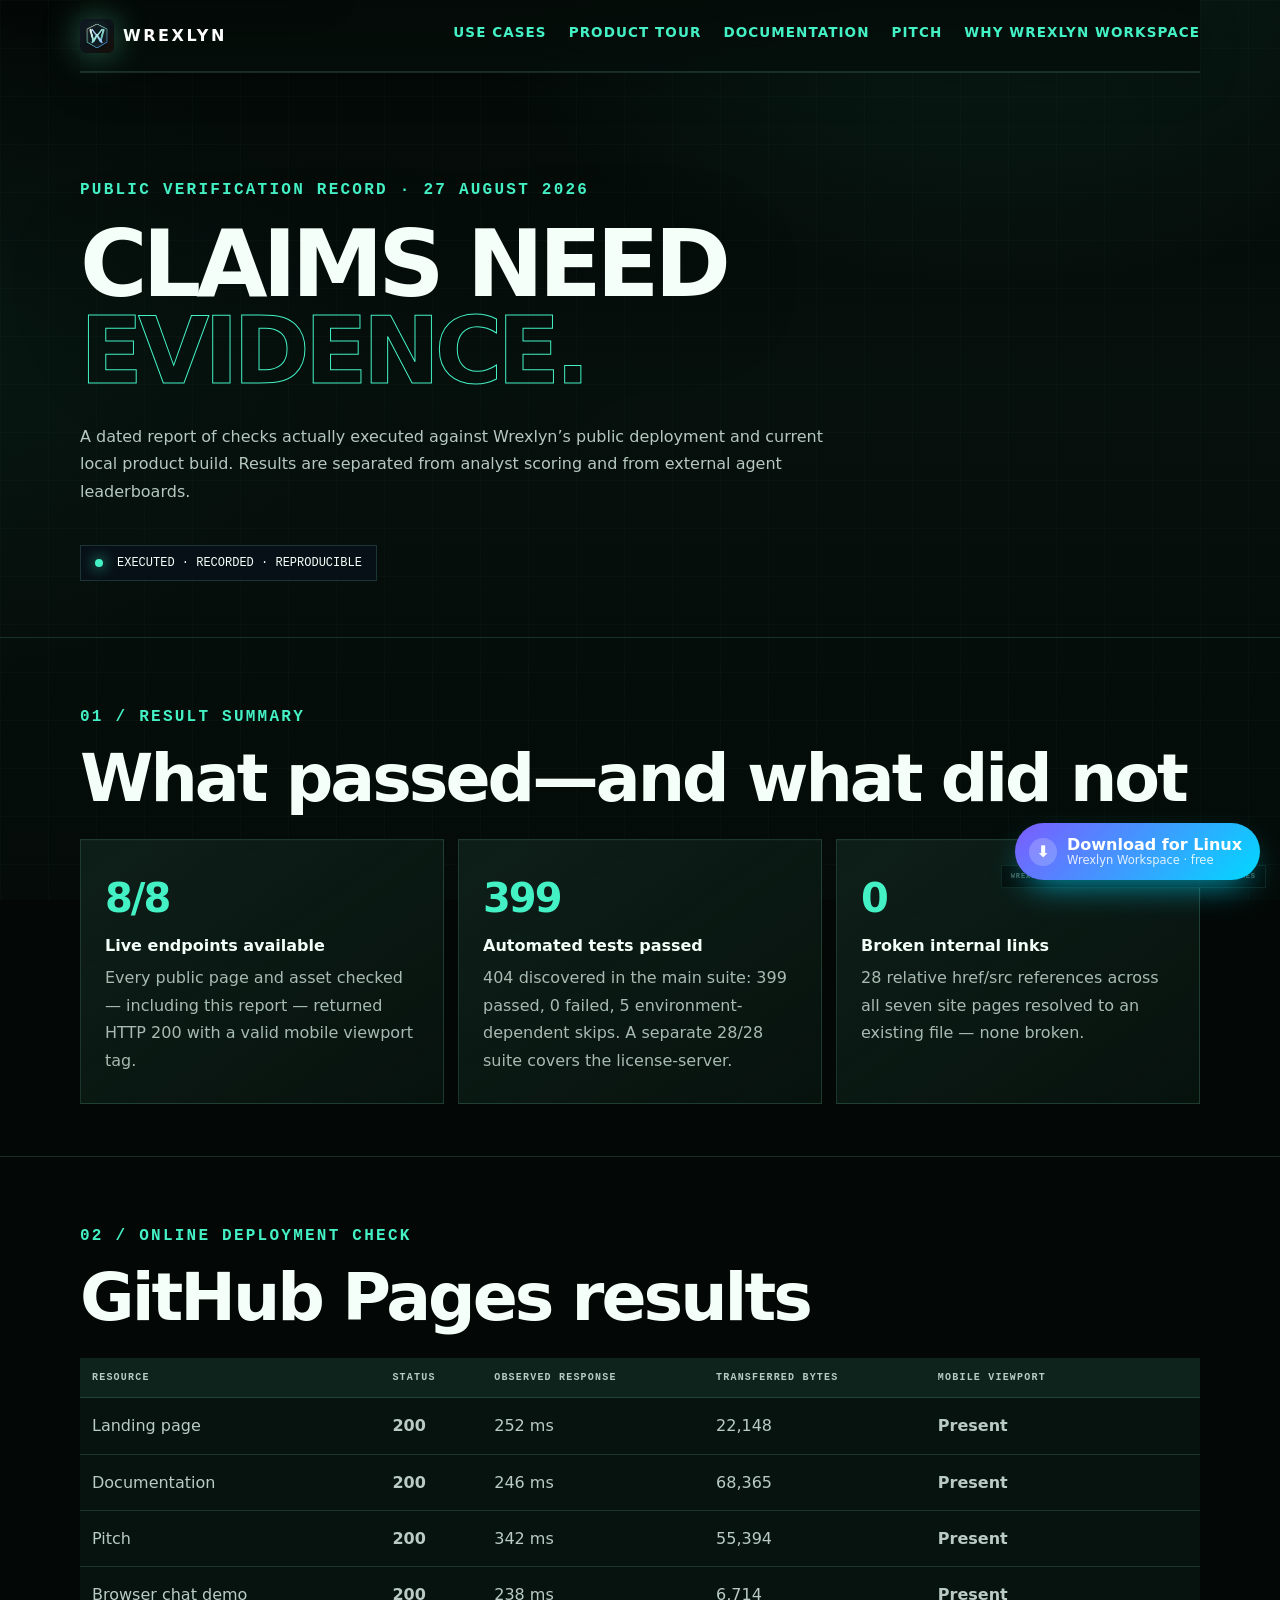
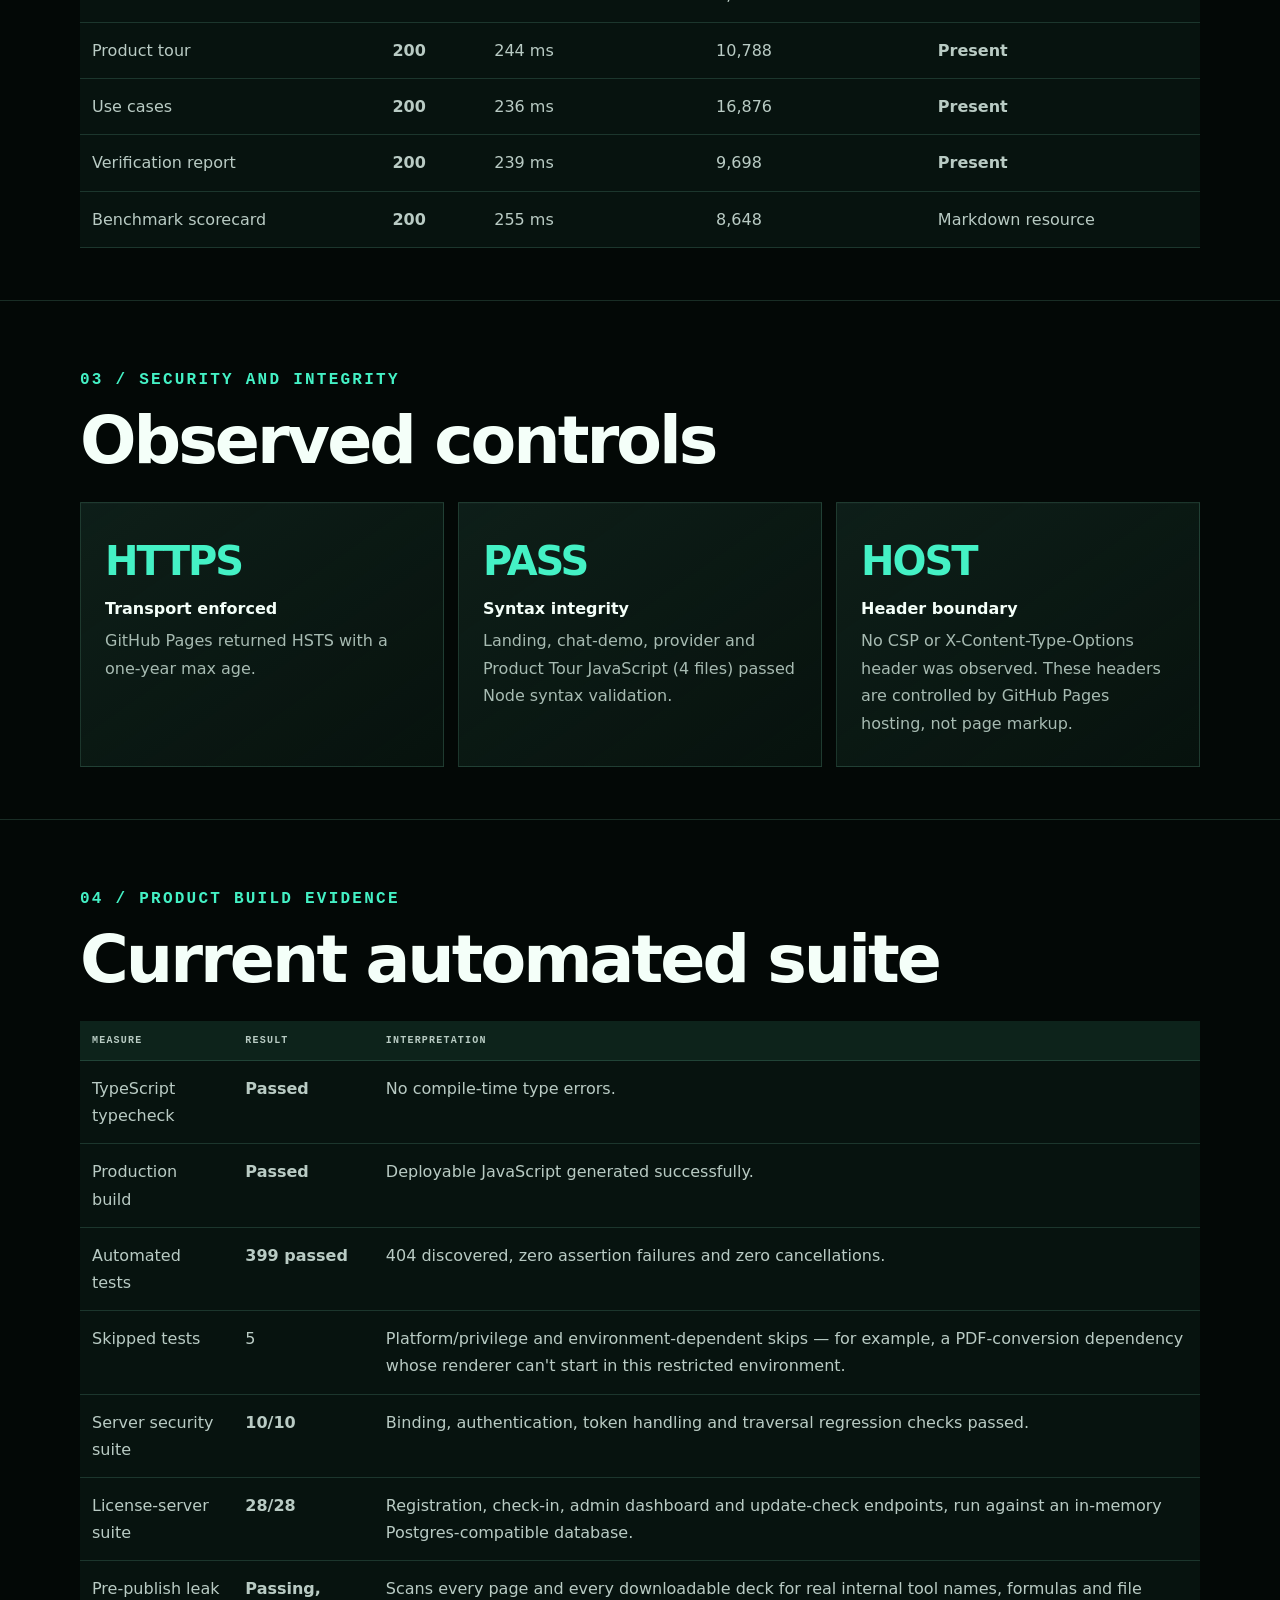
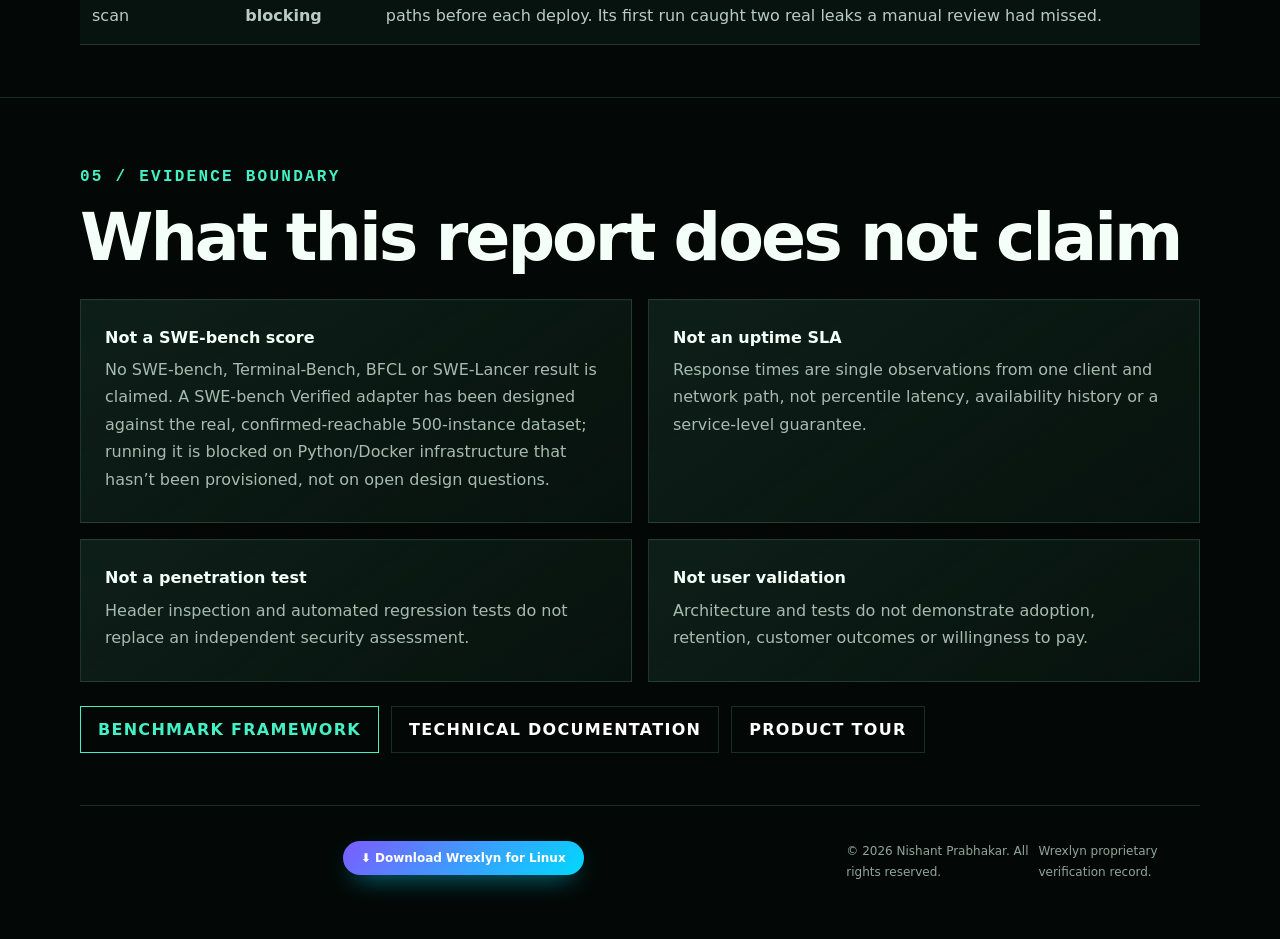
<file: verification-report.html>
<!doctype html>
<html lang="en">
<head>
  <meta charset="utf-8">
  <meta name="viewport" content="width=device-width,initial-scale=1,viewport-fit=cover">
  <meta name="description" content="Dated, reproducible verification results for the Wrexlyn product and public website.">
  <link rel="canonical" href="https://nishantsprabhakar.github.io/wrexlynwebsite/verification-report.html">
  <meta property="og:title" content="Wrexlyn — Verification Report">
  <meta property="og:description" content="A dated public record separating executed Wrexlyn checks from analyst assessments and external leaderboard claims.">
  <meta property="og:image" content="https://nishantsprabhakar.github.io/wrexlynwebsite/og.png">
  <meta property="og:type" content="website">
  <title>Wrexlyn — Verification Report</title>
  <link rel="icon" href="icon-512.png">
  <style>
    :root{--bg:#05080b;--panel:#0a1117;--line:#18313b;--text:#eaf7f5;--muted:#8ba3a5;--a:#44f1c5;--b:#64a7ff;--warn:#ffc76a}*{box-sizing:border-box}html{scroll-behavior:smooth}body{margin:0;background:radial-gradient(circle at 80% 5%,#0d2730 0,transparent 32%),var(--bg);color:var(--text);font:15px/1.65 Inter,ui-sans-serif,system-ui,sans-serif}.shell{width:min(1120px,calc(100% - 36px));margin:auto}header{height:72px;display:flex;align-items:center;justify-content:space-between;border-bottom:1px solid var(--line)}a{color:var(--a);text-decoration:none}.brand{font-weight:900;letter-spacing:.16em;color:#fff}.brand span{color:var(--a)}nav{display:flex;gap:22px;font-size:13.5px;font-weight:700;text-transform:uppercase;letter-spacing:.08em}nav a{padding-bottom:4px;border-bottom:2px solid transparent}nav a:hover{border-bottom-color:var(--a)}.hero{padding:90px 0 56px}.eyebrow,.label{font:700 11px/1.2 ui-monospace,monospace;letter-spacing:.16em;color:var(--a);text-transform:uppercase}h1{font-size:clamp(44px,8vw,92px);line-height:.92;letter-spacing:-.065em;margin:20px 0 28px;max-width:900px}h1 span{color:transparent;-webkit-text-stroke:1px var(--a)}.lede{font-size:19px;color:var(--muted);max-width:760px}.stamp{display:inline-flex;gap:14px;align-items:center;margin-top:24px;padding:10px 14px;border:1px solid var(--line);background:#071016;font:12px ui-monospace,monospace}.dot{width:8px;height:8px;border-radius:50%;background:var(--a);box-shadow:0 0 14px var(--a)}section{padding:52px 0;border-top:1px solid var(--line)}h2{font-size:clamp(28px,4vw,46px);line-height:1.05;margin:12px 0 28px}.grid{display:grid;grid-template-columns:repeat(3,1fr);gap:14px}.card{padding:24px;background:linear-gradient(145deg,rgba(15,28,36,.94),rgba(7,14,19,.94));border:1px solid var(--line)}.metric{font-size:40px;font-weight:900;letter-spacing:-.05em;color:var(--a)}.card p{margin:5px 0;color:var(--muted)}table{width:100%;border-collapse:collapse;background:rgba(8,16,21,.8)}th,td{text-align:left;padding:14px 12px;border-bottom:1px solid var(--line);vertical-align:top}th{font:700 10px ui-monospace,monospace;letter-spacing:.12em;color:var(--muted);text-transform:uppercase}.pass{color:var(--a);font-weight:800}.fail{color:var(--warn);font-weight:800}.note{margin-top:22px;padding:18px 20px;border-left:3px solid var(--warn);background:rgba(255,199,106,.06);color:#d7c8ac}.method{display:grid;grid-template-columns:1fr 1fr;gap:16px}.method .card code{color:var(--b);word-break:break-word}.actions{display:flex;flex-wrap:wrap;gap:12px;margin-top:24px}.button{padding:12px 17px;border:1px solid var(--a);font-weight:800;text-transform:uppercase;letter-spacing:.08em;font-size:11px}.button.secondary{border-color:var(--line);color:#fff}footer{padding:35px 0 50px;border-top:1px solid var(--line);display:flex;justify-content:space-between;color:var(--muted);font-size:12px}@media(max-width:760px){nav{display:none}.hero{padding-top:60px}.grid,.method{grid-template-columns:1fr}th:nth-child(4),td:nth-child(4){display:none}.shell{width:min(100% - 24px,1120px)}h1{font-size:48px}footer{display:block}}
  </style>
  <style>.brand{display:flex;align-items:center;gap:9px}.brand img{width:30px;height:30px;object-fit:contain;filter:drop-shadow(0 0 8px rgba(68,241,197,.45))}</style>
  <link rel="stylesheet" href="wrexlyn-theme.css?v=20260828a">
</head>
<body class="wrexlyn-site">
  <a class="global-skip" href="#main-content">Skip to verification results</a>
  <header class="shell"><a class="brand" href="index.html"><img src="icon-512.png" alt="Wrexlyn logo">WREXLYN</a><nav><a href="use-cases.html">Use cases</a><a href="product-demo.html">Product tour</a><a href="documentation.html">Documentation</a><a href="pitch.html">Pitch</a><a href="why-wrexlyn-workspace/">Why Wrexlyn Workspace</a></nav></header>
  <main id="main-content">
    <section class="hero shell"><p class="eyebrow">Public verification record · 27 August 2026</p><h1>CLAIMS NEED<br><span>EVIDENCE.</span></h1><p class="lede">A dated report of checks actually executed against Wrexlyn’s public deployment and current local product build. Results are separated from analyst scoring and from external agent leaderboards.</p><div class="stamp"><span class="dot"></span> EXECUTED · RECORDED · REPRODUCIBLE</div></section>
    <section><div class="shell"><p class="label">01 / Result summary</p><h2>What passed—and what did not</h2><div class="grid"><article class="card"><div class="metric">8/8</div><strong>Live endpoints available</strong><p>Every public page and asset checked — including this report — returned HTTP 200 with a valid mobile viewport tag.</p></article><article class="card"><div class="metric">399</div><strong>Automated tests passed</strong><p>404 discovered in the main suite: 399 passed, 0 failed, 5 environment-dependent skips. A separate 28/28 suite covers the license-server.</p></article><article class="card"><div class="metric">0</div><strong>Broken internal links</strong><p>28 relative href/src references across all seven site pages resolved to an existing file — none broken.</p></article></div></div></section>
    <section><div class="shell"><p class="label">02 / Online deployment check</p><h2>GitHub Pages results</h2><table><thead><tr><th>Resource</th><th>Status</th><th>Observed response</th><th>Transferred bytes</th><th>Mobile viewport</th></tr></thead><tbody>
      <tr><td>Landing page</td><td class="pass">200</td><td>252 ms</td><td>22,148</td><td class="pass">Present</td></tr>
      <tr><td>Documentation</td><td class="pass">200</td><td>246 ms</td><td>68,365</td><td class="pass">Present</td></tr>
      <tr><td>Pitch</td><td class="pass">200</td><td>342 ms</td><td>55,394</td><td class="pass">Present</td></tr>
      <tr><td>Browser chat demo</td><td class="pass">200</td><td>238 ms</td><td>6,714</td><td class="pass">Present</td></tr>
      <tr><td>Product tour</td><td class="pass">200</td><td>244 ms</td><td>10,788</td><td class="pass">Present</td></tr>
      <tr><td>Use cases</td><td class="pass">200</td><td>236 ms</td><td>16,876</td><td class="pass">Present</td></tr>
      <tr><td>Verification report</td><td class="pass">200</td><td>239 ms</td><td>9,698</td><td class="pass">Present</td></tr>
      <tr><td>Benchmark scorecard</td><td class="pass">200</td><td>255 ms</td><td>8,648</td><td>Markdown resource</td></tr>
    </tbody></table></div></section>
    <section><div class="shell"><p class="label">03 / Security and integrity</p><h2>Observed controls</h2><div class="grid"><article class="card"><div class="metric">HTTPS</div><strong>Transport enforced</strong><p>GitHub Pages returned HSTS with a one-year max age.</p></article><article class="card"><div class="metric">PASS</div><strong>Syntax integrity</strong><p>Landing, chat-demo, provider and Product Tour JavaScript (4 files) passed Node syntax validation.</p></article><article class="card"><div class="metric">HOST</div><strong>Header boundary</strong><p>No CSP or X-Content-Type-Options header was observed. These headers are controlled by GitHub Pages hosting, not page markup.</p></article></div></div></section>
    <section><div class="shell"><p class="label">04 / Product build evidence</p><h2>Current automated suite</h2><table><thead><tr><th>Measure</th><th>Result</th><th>Interpretation</th></tr></thead><tbody><tr><td>TypeScript typecheck</td><td class="pass">Passed</td><td>No compile-time type errors.</td></tr><tr><td>Production build</td><td class="pass">Passed</td><td>Deployable JavaScript generated successfully.</td></tr><tr><td>Automated tests</td><td class="pass">399 passed</td><td>404 discovered, zero assertion failures and zero cancellations.</td></tr><tr><td>Skipped tests</td><td>5</td><td>Platform/privilege and environment-dependent skips — for example, a PDF-conversion dependency whose renderer can't start in this restricted environment.</td></tr><tr><td>Server security suite</td><td class="pass">10/10</td><td>Binding, authentication, token handling and traversal regression checks passed.</td></tr><tr><td>License-server suite</td><td class="pass">28/28</td><td>Registration, check-in, admin dashboard and update-check endpoints, run against an in-memory Postgres-compatible database.</td></tr><tr><td>Pre-publish leak scan</td><td class="pass">Passing, blocking</td><td>Scans every page and every downloadable deck for real internal tool names, formulas and file paths before each deploy. Its first run caught two real leaks a manual review had missed.</td></tr></tbody></table></div></section>
    <section><div class="shell"><p class="label">05 / Evidence boundary</p><h2>What this report does not claim</h2><div class="method"><article class="card"><strong>Not a SWE-bench score</strong><p>No SWE-bench, Terminal-Bench, BFCL or SWE-Lancer result is claimed. A SWE-bench Verified adapter has been designed against the real, confirmed-reachable 500-instance dataset; running it is blocked on Python/Docker infrastructure that hasn&rsquo;t been provisioned, not on open design questions.</p></article><article class="card"><strong>Not an uptime SLA</strong><p>Response times are single observations from one client and network path, not percentile latency, availability history or a service-level guarantee.</p></article><article class="card"><strong>Not a penetration test</strong><p>Header inspection and automated regression tests do not replace an independent security assessment.</p></article><article class="card"><strong>Not user validation</strong><p>Architecture and tests do not demonstrate adoption, retention, customer outcomes or willingness to pay.</p></article></div><div class="actions"><a class="button" href="benchmark-scorecard.md">Benchmark framework</a><a class="button secondary" href="documentation.html">Technical documentation</a><a class="button secondary" href="product-demo.html">Product tour</a></div></div></section>
  </main>
  <footer class="shell"><span>© 2026 Nishant Prabhakar. All rights reserved.</span><span>Wrexlyn proprietary verification record.</span></footer>
<script src="download.js" defer></script>
</body>
</html>
</file>
<file: landing.css>
:root{--font-sans:system-ui,"Segoe UI",-apple-system,BlinkMacSystemFont,Roboto,"Helvetica Neue",Arial,sans-serif;--font-mono:ui-monospace,"Cascadia Code","SF Mono",Consolas,"Liberation Mono",monospace;--ink:#07110f;--panel:#0b1714;--muted:#91a19b;--line:rgba(190,255,231,.14);--cyan:#63f7c2;--amber:#ffca72;--paper:#eef2ec;--fontDisplay:var(--font-sans)}
.brand-logo{width:32px;height:32px;object-fit:contain;filter:drop-shadow(0 0 9px rgba(99,247,194,.45))}
*{box-sizing:border-box}html{scroll-behavior:smooth}body{margin:0;background:var(--ink);color:#eef8f2;font-family:var(--font-sans),Arial,sans-serif}.shell{width:min(1180px,calc(100% - 48px));margin:auto}a{color:inherit;text-decoration:none}.noise{position:fixed;inset:0;opacity:.035;pointer-events:none;z-index:10;background-image:url("data:image/svg+xml,%3Csvg viewBox='0 0 180 180' xmlns='http://www.w3.org/2000/svg'%3E%3Cfilter id='n'%3E%3CfeTurbulence type='fractalNoise' baseFrequency='.9' numOctaves='3' stitchTiles='stitch'/%3E%3C/filter%3E%3Crect width='100%25' height='100%25' filter='url(%23n)' opacity='.7'/%3E%3C/svg%3E")}.nav{height:84px;display:flex;align-items:center;justify-content:space-between;border-bottom:1px solid var(--line);position:relative;z-index:3}.brand{display:flex;align-items:center;gap:11px;font-weight:800;letter-spacing:.14em;font-size:14px}.mark,.miniMark{display:grid;place-items:center;width:31px;height:31px;background:var(--cyan);color:var(--ink);font-weight:950;clip-path:polygon(18% 0,82% 0,100% 22%,100% 78%,82% 100%,18% 100%,0 78%,0 22%)}.navlinks{display:flex;gap:32px;color:#c9d8d2;font-size:14.5px;font-weight:700;letter-spacing:.01em}.navlinks a{padding:8px 2px;border-bottom:2px solid transparent}.navlinks a:hover{color:var(--cyan)}.navlinks a.current{color:var(--cyan);border-bottom-color:var(--cyan)}.navcta{border:1px solid rgba(99,247,194,.45);padding:12px 17px;font-size:12px;font-weight:700;text-transform:uppercase;letter-spacing:.08em}.navcta span{color:var(--cyan);margin-left:6px}
.hero{padding:88px 0 108px;text-align:center;position:relative}.hero:before{content:"";position:absolute;width:750px;height:600px;top:-180px;left:50%;translate:-50%;background:radial-gradient(circle,rgba(38,164,126,.18),transparent 65%);pointer-events:none}.eyebrow,.sectionTag{font-family:var(--font-mono);font-size:11px;letter-spacing:.17em;color:var(--cyan);font-weight:700}.eyebrow{display:inline-flex;align-items:center;gap:10px;border:1px solid var(--line);padding:9px 13px;background:rgba(8,25,20,.7)}.eyebrow b{color:#6f817a;font-weight:500}.pulse,.secure i,.running i{width:6px;height:6px;background:var(--cyan);border-radius:50%;box-shadow:0 0 13px var(--cyan)}.hero h1{font-size:clamp(60px,9vw,124px);line-height:.83;letter-spacing:-.075em;margin:38px 0 30px;font-weight:900}.hero h1 span,.platform h2 span,.outcomeHead h2 span,.compareHead h2 span,.freedom h2 span{color:transparent;-webkit-text-stroke:1px var(--cyan)}.heroCopy{font-size:18px;line-height:1.6;max-width:700px;color:#afbeb8;margin:0 auto}.heroActions{display:flex;justify-content:center;gap:12px;margin:34px 0 24px}.primary,.secondary{display:inline-flex;align-items:center;justify-content:center;gap:22px;padding:17px 24px;font-weight:800;font-size:13px;text-transform:uppercase;letter-spacing:.06em}.primary{background:var(--cyan);color:#06120e;box-shadow:0 0 32px rgba(99,247,194,.16)}.primary:hover{background:#9affd9}.secondary{border:1px solid var(--line);color:#d9e5df}.play{font-size:9px;color:var(--cyan)}.trust{display:flex;justify-content:center;gap:30px;color:#71847c;font-size:12px}.check{color:var(--cyan);margin-right:6px}
.consoleWrap{position:relative;margin:94px auto 0;max-width:1050px}.orbit{position:absolute;border:1px solid rgba(99,247,194,.09);border-radius:50%;left:50%;top:50%;translate:-50% -50%;z-index:-1}.orbit1{width:120%;height:150%}.orbit2{width:145%;height:190%}.console{border:1px solid rgba(127,255,208,.22);background:#08110f;text-align:left;box-shadow:0 45px 100px rgba(0,0,0,.5),0 0 80px rgba(45,178,131,.08)}.consoleTop{height:43px;border-bottom:1px solid var(--line);display:flex;align-items:center;justify-content:space-between;padding:0 15px;font-family:var(--font-mono);font-size:9px;color:#62756e;letter-spacing:.13em}.dots{display:flex;gap:6px}.dots i{width:7px;height:7px;border-radius:50%;background:#26342f}.secure{display:flex;align-items:center;gap:8px;color:#5d9d85}.consoleBody{display:grid;grid-template-columns:230px 1fr;min-height:460px}.console aside{border-right:1px solid var(--line);padding:25px 20px;font-family:var(--font-mono);font-size:10px}.sideLabel{color:#4d6259;letter-spacing:.15em;margin-bottom:15px}.project{color:#dbe9e2;font-weight:700;border-bottom:1px solid var(--line);padding-bottom:16px}.project span{color:var(--cyan);margin-right:7px}.tree{color:#71847c;line-height:1.4}.outputLabel{margin-top:36px}.output{display:flex;align-items:center;gap:8px;color:#99aaa3;margin:11px 0}.doc{width:17px;height:17px;display:grid;place-items:center;font-weight:800;font-size:8px}.xls{background:#177f59}.ppt{background:#b85c38}.work{padding:32px 36px}.taskHead{display:flex;justify-content:space-between;gap:25px;align-items:start;padding-bottom:24px;border-bottom:1px solid var(--line)}.taskHead small,.verified small{font-family:var(--font-mono);color:#5d756b;font-size:9px;letter-spacing:.15em}.taskHead h3{margin:8px 0 0;font-size:20px}.running{font-family:var(--font-mono);font-size:9px;color:var(--cyan);border:1px solid rgba(99,247,194,.25);padding:8px 10px;display:flex;gap:7px;align-items:center}.step{display:grid;grid-template-columns:35px 1fr 45px;gap:15px;align-items:center;padding:18px 0;border-bottom:1px solid var(--line);color:#52645d}.step>b{font-family:var(--font-mono);font-size:10px}.step span{display:flex;flex-direction:column;gap:4px}.step strong{font-size:13px;color:#80928a}.step small{font-size:10px}.step em{font-style:normal;font-family:var(--font-mono);font-size:10px;text-align:right}.step.done strong{color:#d7e3dd}.step.done em{color:var(--cyan)}.step.active strong{color:var(--cyan)}.step.active em{color:var(--amber)}.progress{height:2px;background:#183028;margin-top:8px}.progress i{display:block;height:100%;width:72%;background:var(--cyan);box-shadow:0 0 10px var(--cyan)}.verified{margin-top:27px;background:rgba(99,247,194,.045);border:1px solid rgba(99,247,194,.15);display:grid;grid-template-columns:42px 1fr 90px 90px;gap:15px;align-items:center;padding:15px}.shield{width:35px;height:35px;display:grid;place-items:center;border:1px solid var(--cyan);color:var(--cyan);clip-path:polygon(50% 0,95% 18%,88% 75%,50% 100%,12% 75%,5% 18%)}.verified>div:nth-child(2){display:flex;flex-direction:column;gap:5px}.verified strong{font-size:12px}.metric{border-left:1px solid var(--line);padding-left:16px;display:flex;flex-direction:column}.metric b{color:var(--cyan);font-size:20px}.metric small{font-size:7px}
.manifesto{background:var(--paper);color:#0a1713;padding:110px 0}.manifestoGrid{display:grid;grid-template-columns:220px 1fr}.manifesto .sectionTag{color:#278969}.manifesto h2,.platform h2,.outcomeHead h2,.compareHead h2,.freedom h2,.finalCta h2{font-size:clamp(42px,6vw,80px);line-height:.92;letter-spacing:-.055em;margin:0;font-weight:900}.manifesto h2 span{color:#4b5a54}.manifestoGrid>div>p{font-size:18px;line-height:1.65;color:#52605b;max-width:650px;margin:35px 0 0}
.platform{padding:120px 0}.sectionIntro{display:grid;grid-template-columns:1fr 1fr;align-items:end}.sectionIntro .sectionTag{grid-column:1/-1}.sectionIntro>p:last-child{color:var(--muted);line-height:1.7;max-width:430px;justify-self:end}.featureGrid{display:grid;grid-template-columns:repeat(4,1fr);margin-top:70px;border-top:1px solid var(--line);border-left:1px solid var(--line)}.featureGrid article{padding:28px 25px 32px;min-height:350px;border-right:1px solid var(--line);border-bottom:1px solid var(--line);position:relative;transition:.25s}.featureGrid article:hover{background:rgba(99,247,194,.04);translate:0 -4px}.featureN{font-family:var(--font-mono);font-size:9px;color:#53665e}.featureIcon{font-size:30px;color:var(--cyan);margin:48px 0 25px}.featureGrid h3{font-size:20px;line-height:1.15}.featureGrid p{font-size:13px;line-height:1.65;color:#80928a}.featureGrid a{position:absolute;bottom:26px;font-family:var(--font-mono);font-size:8px;color:var(--cyan);letter-spacing:.1em}
.outcomes{padding:115px 0;background:#0d1a17;border-block:1px solid var(--line)}.outcomeHead,.compareHead{display:grid;grid-template-columns:1fr 380px;gap:50px;align-items:end}.outcomeHead>p,.compareHead>p{color:#83958e;line-height:1.7}.pipeline{margin-top:70px;display:grid;grid-template-columns:1fr 28px 1fr 28px 1fr 28px 1fr;align-items:center}.pipeline>div{padding:28px 22px;border:1px solid var(--line);height:180px;display:flex;flex-direction:column}.pipeline>b{}.pipeline b{font-family:var(--font-mono);font-size:9px;color:#52675f}.pipeline strong{margin-top:40px;font-size:18px}.pipeline small{margin-top:8px;color:#71847c;line-height:1.5}.pipeline>i{text-align:center;color:#426056;font-style:normal}.pipeline .lit{border-color:rgba(99,247,194,.5);background:rgba(99,247,194,.05);box-shadow:inset 0 -2px var(--cyan)}.pipeline .lit strong{color:var(--cyan)}
.compare{padding:120px 0}.tableWrap{margin-top:65px;border:1px solid var(--line);overflow-x:auto}table{width:100%;border-collapse:collapse;min-width:780px;font-size:12px}th,td{padding:17px 20px;border-right:1px solid var(--line);border-bottom:1px solid var(--line);text-align:center}th:first-child,td:first-child{text-align:left;width:34%}th{font-family:var(--font-mono);font-size:9px;letter-spacing:.1em;color:#71847c}.wrex{background:rgba(99,247,194,.045)}th.wrex{color:var(--cyan);font-weight:900}.miniMark{display:inline-grid;width:19px;height:19px;margin-right:6px;font-size:9px}.yes{color:var(--cyan);font-size:16px}.no{color:#465650}.limited{color:var(--amber);font-size:9px;font-family:var(--font-mono);text-transform:uppercase}.disclaimer{font-size:10px;color:#52625c;line-height:1.6;margin-top:15px}
.freedom{background:var(--cyan);color:#07110f;padding:110px 0;overflow:hidden}.freedomGrid{display:grid;grid-template-columns:1fr 1fr;align-items:center}.freedom .sectionTag{color:#126247}.freedom h2 span{-webkit-text-stroke-color:#0a3e2e}.freedom p:not(.sectionTag){max-width:520px;line-height:1.65;color:#246650}.primary.dark{background:#07110f;color:var(--cyan);margin-top:20px}.providers{height:410px;position:relative}.core{position:absolute;left:50%;top:50%;translate:-50% -50%;width:125px;height:125px;border-radius:50%;background:#07110f;color:var(--cyan);display:grid;place-items:center;font-size:54px;font-weight:900;box-shadow:0 0 0 20px rgba(7,17,15,.08)}.core small{position:absolute;bottom:22px;font-size:7px;letter-spacing:.15em}.provider{position:absolute;border:1px solid rgba(7,17,15,.3);background:rgba(238,242,236,.35);padding:13px 16px;font-family:var(--font-mono);font-size:9px;font-weight:800}.p0{left:8%;top:8%}.p1{right:5%;top:13%}.p2{right:0;bottom:14%}.p3{left:11%;bottom:7%}.p4{left:4%;top:48%}.providers:before,.providers:after{content:"";position:absolute;inset:50% auto auto 50%;width:320px;height:1px;background:rgba(7,17,15,.17);translate:-50%;transform:rotate(25deg)}.providers:after{transform:rotate(-28deg)}
.finalCta{padding:140px 0;text-align:center;position:relative;overflow:hidden}.ctaGlow{position:absolute;width:700px;height:500px;left:50%;top:50%;translate:-50% -50%;background:radial-gradient(circle,rgba(99,247,194,.14),transparent 66%);z-index:-1}.finalCta h2{font-size:clamp(68px,10vw,135px);margin:25px 0}.finalCta>p:not(.sectionTag){color:#8b9d95}.primary.large{margin:25px auto 18px;padding:20px 30px}.finalCta>small{display:block;color:#596b63;font-size:10px}footer{height:120px;border-top:1px solid var(--line);display:flex;align-items:center;justify-content:space-between;color:#5f726a}footer p{font-family:var(--font-mono);font-size:8px;letter-spacing:.12em}footer>div{display:flex;gap:24px;font-size:10px}footer a:hover{color:var(--cyan)}
@media(max-width:900px){.navlinks{display:none}.consoleBody{grid-template-columns:1fr}.console aside{display:none}.featureGrid{grid-template-columns:1fr 1fr}.manifestoGrid,.sectionIntro,.outcomeHead,.compareHead,.freedomGrid{grid-template-columns:1fr;gap:30px}.manifestoGrid{gap:45px}.sectionIntro>p:last-child{justify-self:start}.pipeline{grid-template-columns:1fr 1fr;gap:12px}.pipeline>i{display:none}.freedomGrid{gap:40px}.providers{height:340px}footer p{font-size:10px;line-height:1.6}}
@media(max-width:600px){.shell{width:min(100% - 28px,1180px)}.nav{height:70px}.navcta{padding:10px;font-size:9px}.hero{padding-top:65px}.hero h1{font-size:17vw}.heroActions{flex-direction:column}.trust{flex-direction:column;gap:8px}.consoleWrap{margin-top:65px}.work{padding:22px 15px}.taskHead{flex-direction:column}.verified{grid-template-columns:36px 1fr}.metric{display:none}.manifesto,.platform,.outcomes,.compare,.freedom{padding:80px 0}.featureGrid{grid-template-columns:1fr}.featureGrid article{min-height:300px}.pipeline{grid-template-columns:1fr}.outcomeHead,.compareHead{gap:20px}.providers{transform:scale(.85);margin-inline:-30px}.finalCta{padding:100px 0}.finalCta h2{font-size:18vw}footer{height:auto;padding:35px 0;flex-direction:column;gap:25px}footer p{text-align:center}footer>div{flex-wrap:wrap;justify-content:center}}
@media(max-width:600px){html,body{max-width:100%;overflow-x:hidden}.nav{gap:8px}.brand{font-size:11px}.mark{width:27px;height:27px}.navcta{white-space:nowrap}.hero .eyebrow{max-width:100%;font-size:8px;letter-spacing:.1em}.consoleTop>span{display:none}.step{grid-template-columns:26px minmax(0,1fr) 38px;gap:8px}.step strong,.step small{overflow-wrap:anywhere}.tableWrap{max-width:calc(100vw - 28px);-webkit-overflow-scrolling:touch}.finalCta .heroActions{width:100%}.finalCta .heroActions a{width:100%}.providers{max-width:100%}}
@media(prefers-reduced-motion:reduce){html{scroll-behavior:auto}.featureGrid article{transition:none}}

/* Immersive interaction layer */
body:before{content:"";position:fixed;inset:0;pointer-events:none;z-index:0;background:radial-gradient(520px circle at var(--mx,50vw) var(--my,20vh),rgba(99,247,194,.055),transparent 70%)}
main{position:relative;z-index:1}.scroll-progress{position:fixed;top:0;left:0;right:0;height:2px;z-index:50;background:rgba(255,255,255,.03)}.scroll-progress i{display:block;height:100%;background:var(--cyan);box-shadow:0 0 18px var(--cyan);transform:scaleX(0);transform-origin:left}
#system-field{position:absolute;inset:-84px 50% auto;translate:-50% 0;width:100vw;height:780px;opacity:.7;pointer-events:none;mask-image:linear-gradient(to bottom,#000 50%,transparent)}
.hero>*:not(#system-field){position:relative;z-index:1}.hero-line{display:inline-block;animation:heroIn .9s cubic-bezier(.2,.8,.2,1) both}.hero-line.outline{animation-delay:.1s}.heroTelemetry{display:grid;grid-template-columns:repeat(4,1fr);max-width:920px;margin:45px auto 0;border:1px solid var(--line);background:rgba(7,17,15,.58);backdrop-filter:blur(12px);text-align:left}.heroTelemetry>div{padding:15px 18px;border-right:1px solid var(--line)}.heroTelemetry>div:last-child{border-right:0}.heroTelemetry small,.heroTelemetry strong{display:block;font-family:var(--font-mono)}.heroTelemetry small{font-size:7px;letter-spacing:.15em;color:#53665e}.heroTelemetry strong{font-size:9px;letter-spacing:.06em;color:#bdcec6;margin-top:7px}.heroTelemetry strong i{display:inline-block;width:5px;height:5px;border-radius:50%;background:var(--cyan);box-shadow:0 0 10px var(--cyan);margin-right:6px;animation:pulseDot 1.8s infinite}
.productLockup{margin:42px auto 0}.productName{font-size:clamp(40px,6vw,78px);font-weight:900;letter-spacing:.22em;line-height:1;color:#eef7f2;text-indent:.22em;text-shadow:0 0 38px rgba(99,247,194,.13)}.registered{display:inline-block;vertical-align:top;color:var(--cyan);font:500 12px var(--font-mono);letter-spacing:0;margin:2px 0 0 5px}.creatorLine{display:flex;align-items:center;justify-content:center;gap:12px;margin-top:14px;font-family:var(--font-mono);letter-spacing:.18em}.creatorLine span{width:44px;height:1px;background:linear-gradient(90deg,transparent,var(--cyan))}.creatorLine span:last-child{transform:scaleX(-1)}.creatorLine small{font-size:7px;color:#587068}.creatorLine strong{font-size:9px;color:var(--cyan)}.productLockup+h1{margin-top:54px}
.missionSwitch{display:inline-flex;margin:70px auto -72px;position:relative;z-index:3;border:1px solid var(--line);background:#08110f;padding:4px}.missionSwitch button{border:0;background:transparent;color:#60736b;font:700 8px var(--font-mono);letter-spacing:.12em;padding:10px 15px;cursor:pointer}.missionSwitch button:hover{color:#dceae3}.missionSwitch button.active{color:var(--ink);background:var(--cyan);box-shadow:0 0 22px rgba(99,247,194,.2)}.consoleWrap{perspective:1300px}.console{position:relative;overflow:hidden}.console:after{content:"";position:absolute;inset:-100% 0 auto;height:60%;background:linear-gradient(transparent,rgba(99,247,194,.035),transparent);animation:scan 7s linear infinite;pointer-events:none}
.proofRail{overflow:hidden;border-block:1px solid var(--line);background:#091512}.proofTrack{min-width:max-content;display:flex;align-items:center;gap:25px;padding:14px 0;animation:rail 28s linear infinite;font:700 9px var(--font-mono);letter-spacing:.16em;color:#82968d}.proofTrack span:nth-of-type(odd){color:var(--cyan)}.proofTrack i{width:4px;height:4px;background:#385148;transform:rotate(45deg)}
.buyerBrief{display:grid;grid-template-columns:.85fr 1.15fr;gap:80px;padding-block:130px}.briefLead{position:sticky;top:50px;align-self:start}.briefLead h2{font-size:clamp(44px,5.5vw,76px);line-height:.91;letter-spacing:-.06em;margin:18px 0 28px}.briefLead h2 span{color:transparent;-webkit-text-stroke:1px var(--cyan)}.briefLead>p:not(.sectionTag){color:#8ba097;line-height:1.75;max-width:520px}.briefLink{display:inline-flex;gap:28px;margin-top:26px;padding-bottom:8px;border-bottom:1px solid var(--cyan);color:var(--cyan);font:800 10px var(--font-mono);letter-spacing:.09em;text-transform:uppercase}.briefMatrix{display:grid;grid-template-columns:1fr 1fr;border-top:1px solid var(--line);border-left:1px solid var(--line)}.briefMatrix article{min-height:300px;padding:30px;position:relative;border-right:1px solid var(--line);border-bottom:1px solid var(--line);background:linear-gradient(145deg,rgba(15,32,27,.78),rgba(7,17,15,.15));transition:transform .25s,background .25s}.briefMatrix article:hover{z-index:2;transform:translateY(-5px);background:rgba(99,247,194,.055)}.briefMatrix small{color:var(--cyan);font:700 8px var(--font-mono);letter-spacing:.14em}.briefMatrix h3{font-size:24px;line-height:1.05;margin:82px 0 17px}.briefMatrix p{color:#81958c;font-size:13px;line-height:1.7}.heroCopy strong{color:#effff8}
.featureGrid article:before{content:"";position:absolute;inset:0;opacity:0;transition:opacity .25s;background:radial-gradient(260px circle at var(--x,50%) var(--y,50%),rgba(99,247,194,.09),transparent 70%);pointer-events:none}.featureGrid article:hover:before{opacity:1}.featureGrid article:hover .featureIcon{filter:drop-shadow(0 0 10px rgba(99,247,194,.55))}
.numbers{display:grid;grid-template-columns:repeat(4,1fr);padding:90px 0;border-bottom:1px solid var(--line)}.numbers>div{padding:15px 25px;border-left:1px solid var(--line)}.numbers>div:last-child{border-right:1px solid var(--line)}.numbers strong{display:block;color:var(--cyan);font-size:clamp(42px,6vw,78px);line-height:1;font-weight:900;letter-spacing:-.06em}.numbers span{display:block;margin-top:13px;color:#61756c;font:700 8px var(--font-mono);letter-spacing:.14em}
.reveal{opacity:0;transform:translateY(28px);transition:opacity .8s cubic-bezier(.2,.8,.2,1),transform .8s cubic-bezier(.2,.8,.2,1)}.reveal.is-visible{opacity:1;transform:none}.featureGrid article:nth-child(2),.pipeline>div:nth-of-type(2){transition-delay:.08s}.featureGrid article:nth-child(3),.pipeline>div:nth-of-type(3){transition-delay:.16s}.featureGrid article:nth-child(4),.pipeline>div:nth-of-type(4){transition-delay:.24s}
.primary,.navcta{position:relative;overflow:hidden;transition:transform .2s,box-shadow .2s}.primary:after,.navcta:after{content:"";position:absolute;inset:0;translate:-120% 0;background:linear-gradient(100deg,transparent,rgba(255,255,255,.35),transparent);transition:translate .55s}.primary:hover:after,.navcta:hover:after{translate:120% 0}.primary:hover,.navcta:hover{transform:translateY(-2px);box-shadow:0 10px 35px rgba(99,247,194,.18)}
@keyframes heroIn{from{opacity:0;transform:translateY(45px);filter:blur(8px)}to{opacity:1;transform:none;filter:none}}@keyframes pulseDot{50%{opacity:.35;box-shadow:0 0 2px var(--cyan)}}@keyframes scan{to{top:160%}}@keyframes rail{to{transform:translateX(-25%)}}
@media(max-width:900px){.heroTelemetry{grid-template-columns:1fr 1fr}.heroTelemetry>div:nth-child(2){border-right:0}.heroTelemetry>div:nth-child(-n+2){border-bottom:1px solid var(--line)}.numbers{grid-template-columns:1fr 1fr}.numbers>div{border-bottom:1px solid var(--line)}}
@media(max-width:900px){.buyerBrief{grid-template-columns:1fr;gap:50px;padding-block:90px}.briefLead{position:static}.briefMatrix article{min-height:260px}.briefMatrix h3{margin-top:55px}}
@media(max-width:600px){#system-field{height:580px}.heroTelemetry{margin-top:30px}.heroTelemetry>div{padding:12px}.missionSwitch{margin-top:45px;margin-bottom:-48px;max-width:100%}.missionSwitch button{padding:9px 8px;font-size:7px}.proofTrack{animation-duration:18s}.numbers{padding:60px 0}.numbers>div{padding:18px 14px}.numbers strong{font-size:42px}}
@media(max-width:600px){.briefMatrix{grid-template-columns:1fr}.briefMatrix article{min-height:230px}.briefLead h2{font-size:13vw}}
@media(prefers-reduced-motion:reduce){.hero-line,.console:after,.proofTrack,.heroTelemetry strong i{animation:none}.reveal{opacity:1;transform:none;transition:none}body:before,#system-field{display:none}}

/* Creator signature and ownership */
.creatorStatement{position:relative;padding:100px 0;border-block:1px solid var(--line);background:linear-gradient(120deg,#091310 0%,#0d1d18 54%,#091310 100%);overflow:hidden}.creatorStatement:after{content:"NISHANT PRABHAKAR";position:absolute;right:-24px;bottom:-22px;color:transparent;-webkit-text-stroke:1px rgba(99,247,194,.055);font-size:clamp(58px,10vw,150px);font-weight:900;letter-spacing:-.06em;white-space:nowrap}.creatorGrid{position:relative;z-index:1;display:grid;grid-template-columns:150px minmax(0,1fr) 270px;gap:54px;align-items:center}.creatorSeal{width:132px;height:132px;border:1px solid rgba(99,247,194,.42);display:grid;place-content:center;text-align:center;transform:rotate(45deg);box-shadow:inset 0 0 35px rgba(99,247,194,.06),0 0 35px rgba(99,247,194,.06)}.creatorSeal>*{transform:rotate(-45deg)}.creatorSeal span{color:var(--cyan);font-size:38px;font-weight:900;letter-spacing:-.08em}.creatorSeal small{margin-top:4px;color:#769087;font:700 7px/1.45 var(--font-mono);letter-spacing:.15em}.creatorCopy h2{margin:14px 0 22px;font-size:clamp(38px,5vw,66px);line-height:.92;letter-spacing:-.055em}.creatorCopy h2 span{color:transparent;-webkit-text-stroke:1px var(--cyan)}.creatorCopy>p:last-child{max-width:650px;color:#90a39b;line-height:1.7}.creatorCopy strong{color:#e4efe9}.creatorSignature{border-left:1px solid var(--line);padding:24px 0 24px 34px;display:flex;flex-direction:column;gap:10px}.creatorSignature small,.creatorSignature span{font-family:var(--font-mono);letter-spacing:.13em}.creatorSignature small{color:#53665e;font-size:7px}.creatorSignature strong{font-size:22px;color:#e7f2ed}.creatorSignature span{color:var(--cyan);font-size:8px}.footerIdentity{display:flex;flex-direction:column;gap:8px}.footerIdentity small{padding-left:42px;color:#587068;font:700 7px var(--font-mono);letter-spacing:.13em}footer>p{text-align:center;line-height:1.7}
@media(max-width:900px){.creatorGrid{grid-template-columns:130px 1fr}.creatorSignature{grid-column:2;border-left:0;border-top:1px solid var(--line);padding:22px 0 0}.creatorStatement:after{bottom:0}}
@media(max-width:600px){.productLockup{margin-top:32px}.productName{font-size:34px;letter-spacing:.16em;text-indent:.16em}.creatorLine{gap:7px;letter-spacing:.1em}.creatorLine span{width:18px}.productLockup+h1{margin-top:38px}.creatorStatement{padding:76px 0}.creatorGrid{grid-template-columns:1fr;gap:42px;text-align:center}.creatorSeal{margin:auto;width:105px;height:105px}.creatorCopy>p:last-child{font-size:14px}.creatorSignature{grid-column:1;padding-top:24px;align-items:center}.footerIdentity{align-items:center}footer>p{display:block;font-size:7px}}

/* 2026 conversion and trust layer */
html,body{max-width:100%;overflow-x:hidden}
.skip-link{position:fixed;left:16px;top:-60px;z-index:100;background:var(--cyan);color:var(--ink);padding:12px 16px;font-weight:800;transition:top .2s}.skip-link:focus{top:12px}.navlinks{gap:26px}.navlinks a{position:relative}.navlinks a:after{content:"";position:absolute;left:0;right:100%;bottom:-8px;height:1px;background:var(--cyan);transition:right .25s}.navlinks a:hover:after{right:0}.heroCopy{font-size:18px;max-width:780px}.proofRail{max-width:100vw}.proofTrack{will-change:transform}
.evidence{padding:125px 0}.evidenceHead,.entryHead{display:grid;grid-template-columns:1fr 430px;gap:70px;align-items:end}.evidenceHead h2,.controlCopy h2,.entryHead h2,.faq h2{font-size:clamp(46px,6vw,82px);line-height:.9;letter-spacing:-.06em;margin:14px 0 0}.evidenceHead h2 span,.controlCopy h2 span,.entryHead h2 span,.faq h2 span{color:transparent;-webkit-text-stroke:1px var(--cyan)}.evidenceHead>p,.entryHead>p{color:#8da098;line-height:1.75}.evidenceGrid{display:grid;grid-template-columns:1.2fr 1fr 1fr;margin-top:68px;border-top:1px solid var(--line);border-left:1px solid var(--line)}.evidenceGrid article{position:relative;min-height:260px;padding:28px;border-right:1px solid var(--line);border-bottom:1px solid var(--line);background:linear-gradient(145deg,rgba(14,30,25,.74),rgba(7,17,15,.2))}.evidenceGrid article:hover{background:rgba(99,247,194,.04)}.evidenceGrid article span,.evidenceGrid article small{color:var(--cyan);font:700 8px var(--font-mono);letter-spacing:.14em}.evidenceGrid article h3{font-size:19px;margin:48px 0 15px}.evidenceGrid article p{color:#83958e;font-size:12px;line-height:1.7}.evidenceGrid .evidenceLead{grid-row:span 2;min-height:520px;background:radial-gradient(circle at 30% 20%,rgba(99,247,194,.12),transparent 45%),#0a1713}.evidenceLead strong{display:block;color:#fff;font-size:clamp(90px,11vw,150px);line-height:.8;letter-spacing:-.08em;margin:70px 0 35px;text-shadow:0 0 40px rgba(99,247,194,.16)}.evidenceLead h3{margin-top:0;font-size:24px}.evidenceLead a{position:absolute;left:28px;bottom:30px;color:var(--cyan);font:700 9px var(--font-mono);letter-spacing:.09em}
.controlPlane{padding:120px 0;background:linear-gradient(115deg,#eef2ec 0%,#dfe9e2 100%);color:#08130f}.controlGrid{display:grid;grid-template-columns:.85fr 1.15fr;gap:90px;align-items:center}.controlCopy .sectionTag{color:#1d7859}.controlCopy h2 span{-webkit-text-stroke-color:#147753}.controlCopy>p:not(.sectionTag){color:#52665e;line-height:1.75;max-width:560px;font-size:16px}.controlActions{display:flex;gap:24px;margin-top:30px}.controlActions a{font:800 9px var(--font-mono);letter-spacing:.09em;color:#126a4d}.boundaryMap{border:1px solid rgba(7,17,15,.2);background:rgba(255,255,255,.5);box-shadow:0 40px 80px rgba(8,25,18,.12);padding:18px}.boundaryTop,.boundaryFoot{display:flex;justify-content:space-between;font:700 8px var(--font-mono);letter-spacing:.12em;color:#49645a}.boundaryTop em{font-style:normal;color:#147753}.boundaryCore{margin:45px auto 25px;width:min(360px,85%);min-height:175px;border:1px solid #16825e;background:#07110f;color:#eef7f2;display:flex;flex-direction:column;justify-content:center;align-items:center;gap:10px;box-shadow:0 0 0 12px rgba(20,130,94,.08)}.boundaryCore img{width:48px;height:48px;object-fit:contain}.boundaryCore strong{font-size:14px;letter-spacing:.08em}.boundaryCore small{color:var(--cyan);font:700 7px var(--font-mono);letter-spacing:.13em}.boundaryNodes{display:grid;grid-template-columns:repeat(4,1fr);gap:8px}.boundaryNodes span{padding:13px 8px;border:1px solid rgba(7,17,15,.15);text-align:center;font:700 7px var(--font-mono);letter-spacing:.08em}.boundaryFoot{margin-top:25px;padding-top:16px;border-top:1px solid rgba(7,17,15,.12);font-size:7px}
.entry{padding:125px 0}.entryGrid{display:grid;grid-template-columns:repeat(3,1fr);margin-top:65px;border-top:1px solid var(--line);border-left:1px solid var(--line)}.entryGrid article{position:relative;min-height:470px;padding:34px 30px;border-right:1px solid var(--line);border-bottom:1px solid var(--line)}.entryGrid article.featured{background:linear-gradient(155deg,rgba(99,247,194,.1),rgba(99,247,194,.02));box-shadow:inset 0 3px var(--cyan)}.entryGrid small{color:#657970;font:700 8px var(--font-mono);letter-spacing:.14em}.entryGrid h3{font-size:27px;line-height:1.05;margin:64px 0 20px}.entryGrid p,.entryGrid li{color:#83968d;font-size:13px;line-height:1.7}.entryGrid ul{padding-left:17px;margin-top:25px}.entryGrid a{position:absolute;left:30px;bottom:32px;color:var(--cyan);font:700 9px var(--font-mono);letter-spacing:.09em}.entryFlag{position:absolute;right:22px;top:22px;padding:7px 9px;background:var(--cyan);color:var(--ink);font:800 7px var(--font-mono);letter-spacing:.1em}
.faq{padding:120px 0;border-block:1px solid var(--line);background:#091411}.faqGrid{display:grid;grid-template-columns:.8fr 1.2fr;gap:100px}.faqList{border-top:1px solid var(--line)}.faqList details{border-bottom:1px solid var(--line);padding:22px 0}.faqList summary{cursor:pointer;list-style:none;font-weight:750;font-size:16px;padding-right:40px;position:relative}.faqList summary::-webkit-details-marker{display:none}.faqList summary:after{content:"+";position:absolute;right:8px;color:var(--cyan);font:400 22px var(--font-mono)}.faqList details[open] summary:after{content:"−"}.faqList p{color:#899c93;line-height:1.75;margin:18px 45px 0 0;font-size:13px}.finalCta h2{font-size:clamp(58px,8vw,108px);max-width:1180px;margin-inline:auto}
@media(max-width:1100px){.navlinks{gap:16px;font-size:11px}.evidenceHead,.entryHead{grid-template-columns:1fr 360px}.controlGrid{gap:50px}.faqGrid{gap:55px}}
@media(max-width:900px){.evidenceHead,.entryHead,.controlGrid,.faqGrid{grid-template-columns:1fr}.evidenceGrid{grid-template-columns:1fr 1fr}.evidenceGrid .evidenceLead{grid-column:1/-1;grid-row:auto;min-height:430px}.entryGrid{grid-template-columns:1fr}.entryGrid article{min-height:380px}.controlPlane,.evidence,.entry,.faq{padding:85px 0}.boundaryMap{margin-top:20px}}
@media(max-width:600px){.evidenceGrid{grid-template-columns:1fr}.evidenceGrid .evidenceLead{grid-column:auto;min-height:450px}.evidenceGrid article{min-height:230px}.evidenceHead,.entryHead{gap:20px}.boundaryNodes{grid-template-columns:1fr 1fr}.boundaryTop,.boundaryFoot{gap:14px}.boundaryCore{width:92%}.controlActions{flex-direction:column;gap:14px}.entryGrid article{min-height:420px}.faqList summary{font-size:14px}.finalCta h2{font-size:15vw}}

/* inside the workspace: real product screenshots */
.inside{padding:110px 0 40px}
.insideHead{display:grid;grid-template-columns:1fr 1fr;gap:40px;align-items:end;margin-bottom:44px}
.insideHead h2{margin:14px 0 0;font-size:clamp(44px,6vw,86px);line-height:.95;letter-spacing:-.03em;font-weight:900}
.insideHead p{color:var(--muted);font-size:18px;line-height:1.6;margin:0}
.insideGrid{display:grid;grid-template-columns:repeat(3,1fr);gap:18px}
.shotCard{margin:0;border:1px solid var(--line);background:var(--panel);overflow:hidden;position:relative;transition:transform .25s,border-color .25s,box-shadow .25s}
.shotCard:hover{transform:translateY(-3px);border-color:rgba(99,247,194,.45);box-shadow:0 30px 80px -40px rgba(99,247,194,.5)}
.shotCard img{display:block;width:100%;height:auto;border-bottom:1px solid var(--line)}
.shotCard figcaption{padding:16px 18px 18px;display:grid;gap:6px}
.shotCard figcaption b{font-family:var(--font-mono);font-size:11px;letter-spacing:.17em;color:var(--cyan)}
.shotCard figcaption span{color:#c9d8d2;font-size:15px;line-height:1.55}
.shotCard.wide{grid-column:1 / -1}
.insideCta{display:flex;gap:14px;flex-wrap:wrap;margin-top:28px}
.insideCta a{padding:15px 22px;font-weight:800;letter-spacing:.02em}
.insideCta .primary{background:var(--cyan);color:var(--ink)}
.insideCta .secondary{border:1px solid var(--line);color:#eef8f2}
@media (max-width:900px){.insideHead,.insideGrid{grid-template-columns:1fr}}
</file>
<file: wrexlyn-theme.css>
:root{
  --wx-bg:#06100d;
  --wx-bg-deep:#030806;
  --wx-surface:rgba(11,24,19,.82);
  --wx-surface-strong:#0b1813;
  --wx-line:rgba(150,255,215,.15);
  --wx-line-hot:rgba(99,247,194,.42);
  --wx-mint:#63f7c2;
  --wx-text:#f4fff9;
  --wx-muted:#91a59c;
  --wx-shadow:0 32px 80px rgba(0,0,0,.34);
}
/* Normalize legacy page tokens. The double :root specificity also overrides
   old per-page light/theme selectors while this public site uses one identity. */
:root:root{
  --bg:#06100d;
  --surface:#0b1813;
  --surface-2:#10231b;
  --panel:#0b1813;
  --panel2:#10231b;
  --line:rgba(150,255,215,.15);
  --line-soft:rgba(150,255,215,.09);
  --border:rgba(150,255,215,.15);
  --border-soft:rgba(150,255,215,.09);
  --ink:#f4fff9;
  --ink-dim:#a8bbb3;
  --ink-faint:#758b81;
  --text:#f4fff9;
  --text-dim:#a8bbb3;
  --text-faint:#758b81;
  --muted:#91a59c;
  --accent:#63f7c2;
  --accent-rgb:99,247,194;
  --accent-soft:rgba(99,247,194,.12);
  --accent-dim:rgba(99,247,194,.12);
  --accent-2:#78b7ff;
  --mint:#63f7c2;
}
html{background:var(--wx-bg-deep);color-scheme:dark;overflow-x:hidden}
body.wrexlyn-site{
  min-height:100vh;
  color:var(--wx-text);
  background:
    radial-gradient(900px 620px at 78% -12%,rgba(61,217,163,.13),transparent 64%),
    radial-gradient(700px 520px at -10% 38%,rgba(25,113,85,.08),transparent 68%),
    linear-gradient(rgba(144,255,213,.018) 1px,transparent 1px),
    linear-gradient(90deg,rgba(144,255,213,.018) 1px,transparent 1px),
    linear-gradient(180deg,var(--wx-bg-deep),var(--wx-bg) 42%,#040b08) !important;
  background-size:auto,auto,48px 48px,48px 48px,auto !important;
  background-attachment:fixed !important;
}
body.wrexlyn-site ::selection{background:var(--wx-mint);color:#04100b}
body.wrexlyn-site :focus-visible{outline:2px solid var(--wx-mint);outline-offset:4px}
.global-skip{position:fixed;left:16px;top:-70px;z-index:9999;padding:12px 16px;background:var(--wx-mint);color:#03100a !important;border:1px solid #baffdf;font:800 13px/1.2 ui-monospace,"Cascadia Code",monospace;text-decoration:none;box-shadow:0 16px 40px rgba(0,0,0,.35);transition:top .18s ease}
.global-skip:focus{top:14px}
body.wrexlyn-site::-webkit-scrollbar{width:10px;height:10px}
body.wrexlyn-site::-webkit-scrollbar-track{background:var(--wx-bg-deep)}
body.wrexlyn-site::-webkit-scrollbar-thumb{background:#1e4a3a;border:2px solid var(--wx-bg-deep)}
body.wrexlyn-site::-webkit-scrollbar-thumb:hover{background:var(--wx-mint)}

/* One navigation surface across every route. */
body.wrexlyn-site > .topbar,
body.wrexlyn-site > header.topbar,
body.wrexlyn-site > header.shell,
body.wrexlyn-site main > .nav,
body.wrexlyn-site > main > .nav{
  border-color:var(--wx-line) !important;
  background:linear-gradient(180deg,rgba(4,11,8,.94),rgba(5,14,11,.82)) !important;
  backdrop-filter:blur(18px) saturate(125%);
  -webkit-backdrop-filter:blur(18px) saturate(125%);
  box-shadow:0 12px 42px rgba(0,0,0,.18);
}
body.wrexlyn-site .brand-logo,
body.wrexlyn-site .brand img,
body.wrexlyn-site .hero-logo,
body.wrexlyn-site .closing-logo{
  filter:drop-shadow(0 0 16px rgba(99,247,194,.4)) !important;
}
body.wrexlyn-site h1,
body.wrexlyn-site h2,
body.wrexlyn-site h3{color:var(--wx-text);text-wrap:balance}
body.wrexlyn-site h1{filter:drop-shadow(0 16px 40px rgba(0,0,0,.2))}
body.wrexlyn-site p{max-width:75ch}

/* Shared premium surface language, while retaining each page's layout. */
body.wrexlyn-site .card,
body.wrexlyn-site .stepCard,
body.wrexlyn-site .featureGrid article,
body.wrexlyn-site .entryGrid article,
body.wrexlyn-site .evidenceGrid article,
body.wrexlyn-site .principleGrid article,
body.wrexlyn-site .briefMatrix article{
  border-color:var(--wx-line) !important;
  background:linear-gradient(145deg,rgba(14,31,25,.88),rgba(5,14,10,.7)) !important;
  box-shadow:inset 0 1px rgba(255,255,255,.018);
}
body.wrexlyn-site .card,
body.wrexlyn-site .stepCard,
body.wrexlyn-site .featureGrid article,
body.wrexlyn-site .entryGrid article{
  transition:transform .24s ease,border-color .24s ease,box-shadow .24s ease;
}
body.wrexlyn-site .card:hover,
body.wrexlyn-site .stepCard:hover,
body.wrexlyn-site .featureGrid article:hover,
body.wrexlyn-site .entryGrid article:hover{
  transform:translateY(-4px);
  border-color:var(--wx-line-hot) !important;
  box-shadow:var(--wx-shadow);
}
body.wrexlyn-site .button,
body.wrexlyn-site .btn,
body.wrexlyn-site .primary,
body.wrexlyn-site .navcta,
body.wrexlyn-site .dl-btn{
  transition:transform .2s ease,box-shadow .2s ease,background .2s ease,border-color .2s ease;
}
body.wrexlyn-site .button:hover,
body.wrexlyn-site .btn:hover,
body.wrexlyn-site .primary:hover,
body.wrexlyn-site .navcta:hover,
body.wrexlyn-site .dl-btn:hover{
  transform:translateY(-2px);
  box-shadow:0 14px 42px rgba(58,230,168,.16);
}

/* Remove isolated light/color blocks so every page remains in the Wrexlyn universe. */
body.wrexlyn-site .controlPlane,
body.wrexlyn-site .freedom,
body.wrexlyn-site .principles{
  color:var(--wx-text) !important;
  background:linear-gradient(135deg,rgba(10,28,21,.96),rgba(5,14,10,.96)) !important;
  border-color:var(--wx-line) !important;
}
body.wrexlyn-site .controlPlane p,
body.wrexlyn-site .freedom p,
body.wrexlyn-site .principles p{color:var(--wx-muted) !important}
body.wrexlyn-site .controlPlane .sectionTag,
body.wrexlyn-site .freedom .sectionTag{color:var(--wx-mint) !important}
body.wrexlyn-site .controlPlane h2 span,
body.wrexlyn-site .freedom h2 span{-webkit-text-stroke-color:var(--wx-mint) !important}
body.wrexlyn-site .boundaryMap{background:rgba(238,255,247,.035) !important;border-color:var(--wx-line) !important;box-shadow:var(--wx-shadow)}
body.wrexlyn-site .boundaryTop,
body.wrexlyn-site .boundaryFoot{color:#8ca198 !important}
body.wrexlyn-site .boundaryNodes span{border-color:var(--wx-line) !important;color:#b5c8c0}

/* A quiet route signature makes every standalone page unmistakably Wrexlyn. */
body.wrexlyn-site::after{
  content:"WREXLYN  /  GOVERNED EXECUTION  /  VERIFIED OUTCOMES";
  position:fixed;
  z-index:80;
  right:14px;
  bottom:12px;
  padding:7px 9px;
  color:rgba(160,205,187,.46);
  background:rgba(3,9,7,.7);
  border:1px solid rgba(99,247,194,.1);
  backdrop-filter:blur(8px);
  font:700 7px/1 ui-monospace,"Cascadia Code",monospace;
  letter-spacing:.13em;
  pointer-events:none;
}
@media(max-width:700px){
  body.wrexlyn-site{background-size:auto,auto,34px 34px,34px 34px,auto !important}
  body.wrexlyn-site::after{display:none}
  body.wrexlyn-site .card:hover,
  body.wrexlyn-site .stepCard:hover,
  body.wrexlyn-site .featureGrid article:hover,
  body.wrexlyn-site .entryGrid article:hover{transform:none;box-shadow:none}
}

/* 2026 type, logo and contrast specification — shared by every public page. */
:root:root{
  --wx-nav-size:13px;
  --wx-label-size:12px;
  --wx-body-size:16px;
  --wx-small-size:13px;
  --wx-h1-size:clamp(54px,7.2vw,104px);
  --wx-h2-size:clamp(38px,5.2vw,72px);
  --wx-h3-size:clamp(20px,2.4vw,28px);
}
body.wrexlyn-site{font-size:var(--wx-body-size);line-height:1.7;overflow-x:hidden}
body.wrexlyn-site :is(.navlinks,.topbar nav,.site-nav){font-size:var(--wx-nav-size) !important;line-height:1.35}
body.wrexlyn-site :is(.sectionTag,.kicker,.eyebrow,.label,.slide-num,.hero-kicker){font-size:var(--wx-label-size) !important;line-height:1.4;letter-spacing:.14em}
body.wrexlyn-site main :is(h1,.hero h1){font-size:var(--wx-h1-size);line-height:.94;letter-spacing:-.055em}
body.wrexlyn-site main :is(h2){font-size:var(--wx-h2-size);line-height:1;letter-spacing:-.045em}
body.wrexlyn-site main :is(h3){font-size:var(--wx-h3-size);line-height:1.14;letter-spacing:-.025em}
body.wrexlyn-site main :is(p,li){font-size:var(--wx-body-size);line-height:1.72}
body.wrexlyn-site main :is(small,figcaption,.disclaimer){font-size:var(--wx-small-size);line-height:1.55}
body.wrexlyn-site :is(.navlinks a,.topbar nav a,.site-nav a){font-weight:750;color:#c9dbd3 !important}
body.wrexlyn-site :is(.navlinks a,.topbar nav a,.site-nav a):hover,
body.wrexlyn-site :is(.navlinks a.current,.topbar nav a.current,.site-nav a.current){color:var(--wx-mint) !important}
body.wrexlyn-site :is(.brand-logo,.brand img,.rail-mark img,.mobile-brand img){width:34px !important;height:34px !important;object-fit:contain;flex:0 0 34px}
body.wrexlyn-site :is(.hero-logo,.closing-logo){width:76px !important;height:76px !important;object-fit:contain}
body.wrexlyn-site :is(.heroCopy,.lede,.tagline,.sub){color:#b6c8c0 !important}
body.wrexlyn-site :is(.card p,.stepCard p,.featureGrid article p,.entryGrid article p,.evidenceGrid article p,.principleGrid article p,.cap-grid article p,.benefit-grid p){color:#a7bbb2 !important}
body.wrexlyn-site :is(.card,.stepCard,.featureGrid article,.entryGrid article,.evidenceGrid article,.principleGrid article,.cap-grid article){background-color:#0b1b15 !important}
body.wrexlyn-site table{background:#07130f;color:#eefaf4}
body.wrexlyn-site th{color:#b8cbc3 !important;background:rgba(99,247,194,.065) !important}
body.wrexlyn-site td{color:#b9cbc4 !important}
body.wrexlyn-site td.strong{color:#fff !important}
body.wrexlyn-site code{color:#d3ffeb;background:#030a07;border-color:rgba(99,247,194,.2)}

/* High-contrast model topology, correcting the low-legibility provider panel. */
body.wrexlyn-site .providers{
  border:1px solid rgba(99,247,194,.24);
  background:
    radial-gradient(circle at 50% 50%,rgba(99,247,194,.13),transparent 28%),
    linear-gradient(rgba(99,247,194,.035) 1px,transparent 1px),
    linear-gradient(90deg,rgba(99,247,194,.035) 1px,transparent 1px),
    #04100c;
  background-size:auto,40px 40px,40px 40px,auto;
  box-shadow:0 28px 75px rgba(0,0,0,.38),inset 0 0 80px rgba(99,247,194,.025);
}
body.wrexlyn-site .providers::before,
body.wrexlyn-site .providers::after{height:2px !important;background:rgba(99,247,194,.28) !important}
body.wrexlyn-site .provider{
  min-width:112px;
  padding:15px 18px !important;
  border:1px solid rgba(99,247,194,.55) !important;
  background:#102a20 !important;
  color:#f4fff9 !important;
  box-shadow:0 12px 28px rgba(0,0,0,.38),inset 0 1px rgba(255,255,255,.06);
  font-size:13px !important;
  line-height:1.2;
  letter-spacing:.06em !important;
  text-align:center;
  text-shadow:0 1px 2px #000;
}
body.wrexlyn-site .core{
  width:142px;height:142px;
  background:#07130f !important;
  color:var(--wx-mint) !important;
  border:2px solid var(--wx-mint);
  box-shadow:0 0 0 18px rgba(99,247,194,.055),0 0 60px rgba(99,247,194,.2) !important;
}
body.wrexlyn-site .core small{font-size:11px !important;color:#d8ffed;bottom:18px}

/* Dense technical pages keep the shared scale without oversized chapter titles. */
body.documentation-page main .cover h1{font-size:clamp(50px,6vw,76px)}
body.documentation-page main .chapter h2{font-size:clamp(27px,3vw,38px);line-height:1.12}
body.documentation-page main .chapter h3{font-size:clamp(18px,2vw,24px)}
body.documentation-page main :is(p,li){font-size:16px}
body.documentation-page .rail :is(a,.rail-meta){font-size:13px !important;line-height:1.5}
body.wrexlyn-site .console :is(small,.sideLabel,.step small,.metric small),
body.product-tour-page .workstation :is(small,p,.algo span,.algo em){font-size:12px !important;line-height:1.5}
body.wrexlyn-site :is(main,footer,.deck,.deck-nav) :is(a,button){font-size:max(12px,1em) !important;line-height:1.35}
body.wrexlyn-site :is(a,button){font-size:max(12px,1em) !important}
body.wrexlyn-site :is(main,.deck,.app-shell,footer) :is(p,li,figcaption){font-size:max(12px,1em) !important}
body.wrexlyn-site .deck .hero-slide h1{font-size:var(--wx-h1-size) !important;line-height:.94;letter-spacing:-.055em}
body.wrexlyn-site .deck .slide h2{font-size:var(--wx-h2-size);line-height:1;letter-spacing:-.045em}
body.wrexlyn-site .deck .slide h3{font-size:var(--wx-h3-size);line-height:1.14}
body.wrexlyn-site .deck .slide :is(p,li){font-size:var(--wx-body-size);line-height:1.72}
body.wrexlyn-site .deck .slide :is(small,figcaption){font-size:var(--wx-small-size);line-height:1.55}
body.wrexlyn-site .deck-nav a{font-size:12px !important}
body.wrexlyn-site .sidebar-header img{width:34px !important;height:34px !important;object-fit:contain;filter:drop-shadow(0 0 16px rgba(99,247,194,.4))}
body.wrexlyn-site .topbar-logo{width:34px;height:34px;object-fit:contain;filter:drop-shadow(0 0 14px rgba(99,247,194,.4))}
body.wrexlyn-site .sidebar-header .logo-text-group b{font-size:14px;letter-spacing:.12em}
body.wrexlyn-site .sidebar-header .logo-text-group small{font-size:11px !important;color:#a7bbb2}
.brand-owner{
  margin:10px 0 0 !important;
  color:var(--wx-mint) !important;
  font:800 16px/1.25 ui-monospace,"Cascadia Code",monospace !important;
  letter-spacing:.18em !important;
  text-transform:uppercase;
  text-shadow:0 0 20px rgba(99,247,194,.2);
}
.creatorLine.brand-owner{font-size:0 !important;margin-top:16px !important}
.creatorLine.brand-owner strong{color:var(--wx-mint);font-size:18px !important;letter-spacing:.2em}
.hero-brand>div{min-width:0}
body.documentation-page .cover .brand-owner{margin-top:0 !important;margin-bottom:8px !important}

@media(max-width:700px){
  :root:root{--wx-nav-size:12px;--wx-body-size:16px;--wx-small-size:12px;--wx-h1-size:clamp(44px,13vw,60px);--wx-h2-size:clamp(34px,10vw,52px);--wx-h3-size:clamp(20px,6vw,26px)}
  body.wrexlyn-site :is(.brand-logo,.brand img,.rail-mark img,.mobile-brand img){width:30px !important;height:30px !important;flex-basis:30px}
  body.wrexlyn-site .topbar-logo{width:30px;height:30px}
  .brand-owner{font-size:13px !important;letter-spacing:.14em !important}
  .creatorLine.brand-owner strong{font-size:13px !important;letter-spacing:.15em}
  body.wrexlyn-site :is(.hero-logo,.closing-logo){width:62px !important;height:62px !important}
  body.wrexlyn-site .provider{min-width:96px;padding:13px 12px !important;font-size:11px !important}
  body.wrexlyn-site .core{width:120px;height:120px}
}
@media(prefers-reduced-motion:reduce){
  body.wrexlyn-site *,body.wrexlyn-site *::before,body.wrexlyn-site *::after{scroll-behavior:auto !important;animation-duration:.01ms !important;animation-iteration-count:1 !important;transition-duration:.01ms !important}
}

/* Documentation — a first-class product surface, not a long text file. */
body.documentation-page .rail{
  z-index:20;
  background:linear-gradient(180deg,rgba(4,13,9,.97),rgba(6,18,13,.94));
  border-right-color:var(--wx-line-hot);
  box-shadow:22px 0 70px rgba(0,0,0,.22);
  scrollbar-color:#285744 transparent;
}
body.documentation-page .rail-mark{font-size:17px;letter-spacing:.08em;color:#fff}
body.documentation-page .rail-meta{padding:13px 0 2px;color:#91a69c}
body.documentation-page .site-nav a,
body.documentation-page .navlink{transition:background .18s,color .18s,transform .18s}
body.documentation-page .site-nav a:hover,
body.documentation-page .navlink:hover{transform:translateX(3px)}
body.documentation-page .cover{
  max-width:1040px;
  min-height:500px;
  justify-content:center;
  padding:88px 64px 64px;
  background:radial-gradient(580px circle at 22% 12%,rgba(99,247,194,.08),transparent 67%);
}
body.documentation-page .cover h1{font-size:clamp(48px,6vw,76px);letter-spacing:-.055em;line-height:.94}
body.documentation-page .cover .tagline{max-width:760px;font-size:19px;line-height:1.7}
body.documentation-page section.chapter{max-width:1040px;padding-top:72px;padding-bottom:38px}
body.documentation-page .chapter-head h2{font-size:clamp(25px,3vw,36px);letter-spacing:-.035em}
body.documentation-page .chapter-num{box-shadow:0 0 24px rgba(99,247,194,.08)}
body.documentation-page .shot{
  border-color:rgba(99,247,194,.24);
  background:#040b08;
  box-shadow:0 26px 70px rgba(0,0,0,.34),0 0 0 1px rgba(255,255,255,.018) inset;
}
body.documentation-page .shot img{background:#07100d}
body.documentation-page .shot figcaption{color:#a8bbb3;background:rgba(9,23,17,.96);border-top-color:var(--wx-line)}
body.documentation-page .mobile-bar{
  background:rgba(4,13,9,.95);
  border-bottom-color:var(--wx-line-hot);
  box-shadow:0 12px 40px rgba(0,0,0,.25);
  backdrop-filter:blur(18px);
}

/* Product tour — flagship polish equal to the landing page. */
body.product-tour-page .topbar{position:sticky;top:0;background:rgba(4,13,9,.9) !important;backdrop-filter:blur(18px);z-index:40}
body.product-tour-page .hero{overflow:hidden}
body.product-tour-page .hero::before{
  content:"";
  position:absolute;
  width:760px;height:760px;right:-220px;top:-120px;
  border-radius:50%;
  background:radial-gradient(circle,rgba(99,247,194,.1),transparent 67%);
  pointer-events:none;
}
body.product-tour-page .hero-copy,
body.product-tour-page .system-orbit{position:relative;z-index:1}
body.product-tour-page .hero h1{font-size:clamp(58px,7vw,104px)}
body.product-tour-page .workstation{
  border-color:rgba(99,247,194,.34);
  box-shadow:0 55px 130px rgba(0,0,0,.55),0 0 70px rgba(99,247,194,.035);
}
body.product-tour-page .mission-tabs button{transition:background .2s,color .2s,transform .2s}
body.product-tour-page .mission-tabs button:hover{position:relative;z-index:2;border-color:var(--mint);transform:translateY(-2px)}
body.product-tour-page .cap-grid article{background:linear-gradient(145deg,rgba(14,31,25,.7),rgba(5,14,10,.42));transition:transform .22s,background .22s,border-color .22s}
body.product-tour-page .cap-grid article:hover{transform:translateY(-5px);background:rgba(99,247,194,.055);border-color:rgba(99,247,194,.34)}
body.product-tour-page .proof-stack>div{transition:padding-left .2s,background .2s}
body.product-tour-page .proof-stack>div:hover{padding-left:14px;background:linear-gradient(90deg,rgba(99,247,194,.045),transparent)}
body.product-tour-page .cta{position:relative;overflow:hidden;background:radial-gradient(600px circle at 50% 50%,rgba(99,247,194,.08),transparent 68%)}

@media(max-width:1040px){
  body.documentation-page .cover{min-height:auto;padding:68px 28px 46px}
  body.documentation-page section.chapter{padding-top:58px}
}
@media(max-width:700px){
  body.documentation-page .cover h1{font-size:14vw}
  body.documentation-page .cover .tagline{font-size:16px}
  body.documentation-page section.chapter{padding-top:50px;padding-bottom:28px}
  body.product-tour-page .topbar{position:relative}
  body.product-tour-page .hero::before{width:420px;height:420px;right:-210px}
}
</file>
<file: why-wrexlyn-workspace/fonts/fonts.css>
/* Wrexlyn — self-hosted fonts (SIL Open Font License): Inter, JetBrains Mono, Space Grotesk. No requests to third parties. */
@font-face { font-family: 'Inter'; font-style: normal; font-weight: 400; font-display: swap; src: url(Inter-latin-ext-UcC73FwrK3iLTeHuS_nVMrMxCp50SjIa25L7SUc.woff2) format('woff2'); unicode-range: U+0100-02BA, U+02BD-02C5, U+02C7-02CC, U+02CE-02D7, U+02DD-02FF, U+0304, U+0308, U+0329, U+1D00-1DBF, U+1E00-1E9F, U+1EF2-1EFF, U+2020, U+20A0-20AB, U+20AD-20C4, U+2113, U+2C60-2C7F, U+A720-A7FF; }
@font-face { font-family: 'Inter'; font-style: normal; font-weight: 400; font-display: swap; src: url(Inter-latin-UcC73FwrK3iLTeHuS_nVMrMxCp50SjIa1ZL7.woff2) format('woff2'); unicode-range: U+0000-00FF, U+0131, U+0152-0153, U+02BB-02BC, U+02C6, U+02DA, U+02DC, U+0304, U+0308, U+0329, U+2000-206F, U+20AC, U+2122, U+2191, U+2193, U+2212, U+2215, U+FEFF, U+FFFD; }
@font-face { font-family: 'Inter'; font-style: normal; font-weight: 500; font-display: swap; src: url(Inter-latin-ext-UcC73FwrK3iLTeHuS_nVMrMxCp50SjIa25L7SUc.woff2) format('woff2'); unicode-range: U+0100-02BA, U+02BD-02C5, U+02C7-02CC, U+02CE-02D7, U+02DD-02FF, U+0304, U+0308, U+0329, U+1D00-1DBF, U+1E00-1E9F, U+1EF2-1EFF, U+2020, U+20A0-20AB, U+20AD-20C4, U+2113, U+2C60-2C7F, U+A720-A7FF; }
@font-face { font-family: 'Inter'; font-style: normal; font-weight: 500; font-display: swap; src: url(Inter-latin-UcC73FwrK3iLTeHuS_nVMrMxCp50SjIa1ZL7.woff2) format('woff2'); unicode-range: U+0000-00FF, U+0131, U+0152-0153, U+02BB-02BC, U+02C6, U+02DA, U+02DC, U+0304, U+0308, U+0329, U+2000-206F, U+20AC, U+2122, U+2191, U+2193, U+2212, U+2215, U+FEFF, U+FFFD; }
@font-face { font-family: 'Inter'; font-style: normal; font-weight: 600; font-display: swap; src: url(Inter-latin-ext-UcC73FwrK3iLTeHuS_nVMrMxCp50SjIa25L7SUc.woff2) format('woff2'); unicode-range: U+0100-02BA, U+02BD-02C5, U+02C7-02CC, U+02CE-02D7, U+02DD-02FF, U+0304, U+0308, U+0329, U+1D00-1DBF, U+1E00-1E9F, U+1EF2-1EFF, U+2020, U+20A0-20AB, U+20AD-20C4, U+2113, U+2C60-2C7F, U+A720-A7FF; }
@font-face { font-family: 'Inter'; font-style: normal; font-weight: 600; font-display: swap; src: url(Inter-latin-UcC73FwrK3iLTeHuS_nVMrMxCp50SjIa1ZL7.woff2) format('woff2'); unicode-range: U+0000-00FF, U+0131, U+0152-0153, U+02BB-02BC, U+02C6, U+02DA, U+02DC, U+0304, U+0308, U+0329, U+2000-206F, U+20AC, U+2122, U+2191, U+2193, U+2212, U+2215, U+FEFF, U+FFFD; }
@font-face { font-family: 'Inter'; font-style: normal; font-weight: 700; font-display: swap; src: url(Inter-latin-ext-UcC73FwrK3iLTeHuS_nVMrMxCp50SjIa25L7SUc.woff2) format('woff2'); unicode-range: U+0100-02BA, U+02BD-02C5, U+02C7-02CC, U+02CE-02D7, U+02DD-02FF, U+0304, U+0308, U+0329, U+1D00-1DBF, U+1E00-1E9F, U+1EF2-1EFF, U+2020, U+20A0-20AB, U+20AD-20C4, U+2113, U+2C60-2C7F, U+A720-A7FF; }
@font-face { font-family: 'Inter'; font-style: normal; font-weight: 700; font-display: swap; src: url(Inter-latin-UcC73FwrK3iLTeHuS_nVMrMxCp50SjIa1ZL7.woff2) format('woff2'); unicode-range: U+0000-00FF, U+0131, U+0152-0153, U+02BB-02BC, U+02C6, U+02DA, U+02DC, U+0304, U+0308, U+0329, U+2000-206F, U+20AC, U+2122, U+2191, U+2193, U+2212, U+2215, U+FEFF, U+FFFD; }
@font-face { font-family: 'JetBrains Mono'; font-style: normal; font-weight: 400; font-display: swap; src: url(JetBrainsMono-latin-ext-tDbv2o-flEEny0FZhsfKu5WU4zr3E_BX0PnT8RD8yKwBNntkaToggR7BYRbKPx7cwhsk.woff2) format('woff2'); unicode-range: U+0100-02BA, U+02BD-02C5, U+02C7-02CC, U+02CE-02D7, U+02DD-02FF, U+0304, U+0308, U+0329, U+1D00-1DBF, U+1E00-1E9F, U+1EF2-1EFF, U+2020, U+20A0-20AB, U+20AD-20C4, U+2113, U+2C60-2C7F, U+A720-A7FF; }
@font-face { font-family: 'JetBrains Mono'; font-style: normal; font-weight: 400; font-display: swap; src: url(JetBrainsMono-latin-tDbv2o-flEEny0FZhsfKu5WU4zr3E_BX0PnT8RD8yKwBNntkaToggR7BYRbKPxDcwg.woff2) format('woff2'); unicode-range: U+0000-00FF, U+0131, U+0152-0153, U+02BB-02BC, U+02C6, U+02DA, U+02DC, U+0304, U+0308, U+0329, U+2000-206F, U+20AC, U+2122, U+2191, U+2193, U+2212, U+2215, U+FEFF, U+FFFD; }
@font-face { font-family: 'JetBrains Mono'; font-style: normal; font-weight: 500; font-display: swap; src: url(JetBrainsMono-latin-ext-tDbv2o-flEEny0FZhsfKu5WU4zr3E_BX0PnT8RD8yKwBNntkaToggR7BYRbKPx7cwhsk.woff2) format('woff2'); unicode-range: U+0100-02BA, U+02BD-02C5, U+02C7-02CC, U+02CE-02D7, U+02DD-02FF, U+0304, U+0308, U+0329, U+1D00-1DBF, U+1E00-1E9F, U+1EF2-1EFF, U+2020, U+20A0-20AB, U+20AD-20C4, U+2113, U+2C60-2C7F, U+A720-A7FF; }
@font-face { font-family: 'JetBrains Mono'; font-style: normal; font-weight: 500; font-display: swap; src: url(JetBrainsMono-latin-tDbv2o-flEEny0FZhsfKu5WU4zr3E_BX0PnT8RD8yKwBNntkaToggR7BYRbKPxDcwg.woff2) format('woff2'); unicode-range: U+0000-00FF, U+0131, U+0152-0153, U+02BB-02BC, U+02C6, U+02DA, U+02DC, U+0304, U+0308, U+0329, U+2000-206F, U+20AC, U+2122, U+2191, U+2193, U+2212, U+2215, U+FEFF, U+FFFD; }
@font-face { font-family: 'JetBrains Mono'; font-style: normal; font-weight: 600; font-display: swap; src: url(JetBrainsMono-latin-ext-tDbv2o-flEEny0FZhsfKu5WU4zr3E_BX0PnT8RD8yKwBNntkaToggR7BYRbKPx7cwhsk.woff2) format('woff2'); unicode-range: U+0100-02BA, U+02BD-02C5, U+02C7-02CC, U+02CE-02D7, U+02DD-02FF, U+0304, U+0308, U+0329, U+1D00-1DBF, U+1E00-1E9F, U+1EF2-1EFF, U+2020, U+20A0-20AB, U+20AD-20C4, U+2113, U+2C60-2C7F, U+A720-A7FF; }
@font-face { font-family: 'JetBrains Mono'; font-style: normal; font-weight: 600; font-display: swap; src: url(JetBrainsMono-latin-tDbv2o-flEEny0FZhsfKu5WU4zr3E_BX0PnT8RD8yKwBNntkaToggR7BYRbKPxDcwg.woff2) format('woff2'); unicode-range: U+0000-00FF, U+0131, U+0152-0153, U+02BB-02BC, U+02C6, U+02DA, U+02DC, U+0304, U+0308, U+0329, U+2000-206F, U+20AC, U+2122, U+2191, U+2193, U+2212, U+2215, U+FEFF, U+FFFD; }
@font-face { font-family: 'Space Grotesk'; font-style: normal; font-weight: 500; font-display: swap; src: url(SpaceGrotesk-latin-ext-V8mDoQDjQSkFtoMM3T6r8E7mPb94C-s0.woff2) format('woff2'); unicode-range: U+0100-02BA, U+02BD-02C5, U+02C7-02CC, U+02CE-02D7, U+02DD-02FF, U+0304, U+0308, U+0329, U+1D00-1DBF, U+1E00-1E9F, U+1EF2-1EFF, U+2020, U+20A0-20AB, U+20AD-20C4, U+2113, U+2C60-2C7F, U+A720-A7FF; }
@font-face { font-family: 'Space Grotesk'; font-style: normal; font-weight: 500; font-display: swap; src: url(SpaceGrotesk-latin-V8mDoQDjQSkFtoMM3T6r8E7mPbF4Cw.woff2) format('woff2'); unicode-range: U+0000-00FF, U+0131, U+0152-0153, U+02BB-02BC, U+02C6, U+02DA, U+02DC, U+0304, U+0308, U+0329, U+2000-206F, U+20AC, U+2122, U+2191, U+2193, U+2212, U+2215, U+FEFF, U+FFFD; }
@font-face { font-family: 'Space Grotesk'; font-style: normal; font-weight: 600; font-display: swap; src: url(SpaceGrotesk-latin-ext-V8mDoQDjQSkFtoMM3T6r8E7mPb94C-s0.woff2) format('woff2'); unicode-range: U+0100-02BA, U+02BD-02C5, U+02C7-02CC, U+02CE-02D7, U+02DD-02FF, U+0304, U+0308, U+0329, U+1D00-1DBF, U+1E00-1E9F, U+1EF2-1EFF, U+2020, U+20A0-20AB, U+20AD-20C4, U+2113, U+2C60-2C7F, U+A720-A7FF; }
@font-face { font-family: 'Space Grotesk'; font-style: normal; font-weight: 600; font-display: swap; src: url(SpaceGrotesk-latin-V8mDoQDjQSkFtoMM3T6r8E7mPbF4Cw.woff2) format('woff2'); unicode-range: U+0000-00FF, U+0131, U+0152-0153, U+02BB-02BC, U+02C6, U+02DA, U+02DC, U+0304, U+0308, U+0329, U+2000-206F, U+20AC, U+2122, U+2191, U+2193, U+2212, U+2215, U+FEFF, U+FFFD; }
@font-face { font-family: 'Space Grotesk'; font-style: normal; font-weight: 700; font-display: swap; src: url(SpaceGrotesk-latin-ext-V8mDoQDjQSkFtoMM3T6r8E7mPb94C-s0.woff2) format('woff2'); unicode-range: U+0100-02BA, U+02BD-02C5, U+02C7-02CC, U+02CE-02D7, U+02DD-02FF, U+0304, U+0308, U+0329, U+1D00-1DBF, U+1E00-1E9F, U+1EF2-1EFF, U+2020, U+20A0-20AB, U+20AD-20C4, U+2113, U+2C60-2C7F, U+A720-A7FF; }
@font-face { font-family: 'Space Grotesk'; font-style: normal; font-weight: 700; font-display: swap; src: url(SpaceGrotesk-latin-V8mDoQDjQSkFtoMM3T6r8E7mPbF4Cw.woff2) format('woff2'); unicode-range: U+0000-00FF, U+0131, U+0152-0153, U+02BB-02BC, U+02C6, U+02DA, U+02DC, U+0304, U+0308, U+0329, U+2000-206F, U+20AC, U+2122, U+2191, U+2193, U+2212, U+2215, U+FEFF, U+FFFD; }
</file>
<file: why-wrexlyn-workspace/pitch.css>
/* Wrexlyn — Why Wrexlyn · © Nishant Prabhakar · pitch.css */
:root{
  --bg:#04060d;--ink:#eef1ff;--mute:#a3abcf;--dim:#7d86ad;--line:rgba(255,255,255,.08);--line2:rgba(255,255,255,.16);
  --glass:rgba(14,20,40,.78);--a1:#7c5cff;--a2:#00d9ff;--a3:#2ee6a8;--hot:#ff8a4c;--bad:#ff6b7f;--warn:#ffc850;
  --font:'Inter',system-ui,-apple-system,sans-serif;--disp:'Space Grotesk',var(--font);--mono:'JetBrains Mono',ui-monospace,monospace;
}
*{box-sizing:border-box;margin:0;padding:0}
html{scroll-behavior:smooth;-webkit-text-size-adjust:100%;overflow-x:hidden;overflow-x:clip}
body{background:var(--bg);color:var(--ink);font:16px/1.6 var(--font);-webkit-font-smoothing:antialiased;overflow-x:hidden;overflow-x:clip;max-width:100%;overflow-wrap:break-word}
a{color:var(--a2);text-decoration:none}
a:focus-visible,.btn:focus-visible{outline:2px solid var(--a2);outline-offset:3px;border-radius:10px}
svg{display:block}
main,header,footer{position:relative;z-index:1}

/* background: drifting aurora + a faint grid */
/* Soft radial gradients, not filter:blur — a huge blurred layer that keeps moving makes Edge flicker. */
.aurora i{position:absolute;width:60vw;height:60vw;border-radius:50%;background:radial-gradient(circle,var(--c) 0%,transparent 68%);will-change:transform;backface-visibility:hidden;animation:drift 26s ease-in-out infinite alternate}
.aurora i:nth-child(1){--c:#4b2ee0;left:5%;top:0}
.aurora i:nth-child(2){--c:#007f9e;right:0;top:25%;animation-duration:32s;animation-delay:-8s}
.aurora i:nth-child(3){--c:#0f6e57;left:30%;bottom:0;animation-duration:38s;animation-delay:-16s;opacity:.7}
@keyframes drift{0%{transform:translate(0,0) scale(1)}50%{transform:translate(8vw,6vh) scale(1.15)}100%{transform:translate(-6vw,-4vh) scale(.92)}}
.grid-bg{position:fixed;inset:0;z-index:0;pointer-events:none;background-image:linear-gradient(var(--line) 1px,transparent 1px),linear-gradient(90deg,var(--line) 1px,transparent 1px);background-size:64px 64px;-webkit-mask-image:radial-gradient(ellipse at 50% 0%,#000 10%,transparent 70%);mask-image:radial-gradient(ellipse at 50% 0%,#000 10%,transparent 70%);opacity:.5}
.progress{position:fixed;top:0;left:0;right:0;height:3px;z-index:30}
.progress span{display:block;height:100%;width:0;background:linear-gradient(90deg,var(--a1),var(--a2),var(--a3))}

/* nav */
.nav{position:sticky;top:0;z-index:20;display:flex;align-items:center;gap:14px;padding:12px max(16px,calc((100vw - 1140px)/2));background:rgba(4,6,13,.92);border-bottom:1px solid var(--line)}
.brand{display:flex;align-items:center;gap:10px;color:var(--ink)}
.brand img{width:30px;height:30px;border-radius:8px}
.brand b{font:700 16px var(--disp);letter-spacing:.06em}
.brand small{display:block;font:500 10.5px var(--mono);color:var(--mute);letter-spacing:.04em}
.cta-s{margin-left:auto;flex:none;padding:8px 14px;border-radius:10px;font-weight:600;font-size:13.5px;color:#fff;background:linear-gradient(135deg,var(--a1),#3d8bff)}

/* layout & type */
.wrap{max-width:1140px;margin:0 auto;padding:0 20px}
section{padding:110px 0;position:relative}
.kicker{display:inline-block;font:600 12px var(--mono);letter-spacing:.14em;text-transform:uppercase;color:var(--a2);margin-bottom:14px}
.kicker::before{content:"";display:inline-block;width:26px;height:1px;background:var(--a2);vertical-align:middle;margin-right:10px}
h1{font:700 clamp(40px,6.4vw,78px)/1.02 var(--disp);letter-spacing:-.03em;margin:18px 0 20px}
h2.t{font:700 clamp(30px,4.4vw,52px)/1.08 var(--disp);letter-spacing:-.025em;max-width:820px}
h3{font:600 18px var(--disp);margin:10px 0 6px}
.lede{font-size:clamp(16px,1.6vw,19px);color:var(--mute);max-width:700px;margin-top:16px}
.note{margin-top:28px;font-size:14.5px;color:var(--mute);max-width:780px;border-left:2px solid var(--a1);padding-left:14px}
.grad{background:linear-gradient(100deg,var(--a1),var(--a2) 60%,var(--a3));-webkit-background-clip:text;background-clip:text;color:transparent}
.grad2{background:linear-gradient(100deg,var(--a2),var(--a3));-webkit-background-clip:text;background-clip:text;color:transparent}
.mono{font-family:var(--mono)}

/* reveal on scroll */
.rv{opacity:0;transform:translateY(28px);transition:opacity .9s cubic-bezier(.2,.8,.2,1),transform .9s cubic-bezier(.2,.8,.2,1)}
.rv.in{opacity:1;transform:none}
.rv.d1{transition-delay:.08s}.rv.d2{transition-delay:.16s}.rv.d3{transition-delay:.24s}.rv.d4{transition-delay:.32s}

/* buttons */
.ctas{display:flex;flex-wrap:wrap;gap:12px;margin-top:30px}
.btn{display:inline-flex;align-items:center;padding:14px 22px;border-radius:14px;font-weight:600;color:var(--ink);border:1px solid var(--line2);background:rgba(255,255,255,.04);transition:transform .2s,box-shadow .2s}
.btn:hover{transform:translateY(-2px)}
.btn.pri{border:0;color:#fff;background:linear-gradient(135deg,var(--a1),var(--a2));box-shadow:0 14px 40px -14px var(--a2)}
.btn.pri:hover{box-shadow:0 18px 50px -12px var(--a2)}

/* hero */
.hero{min-height:calc(100vh - 56px);display:flex;align-items:center;padding:70px 0 90px}
.hero-grid{display:grid;grid-template-columns:1.1fr .9fr;gap:56px;align-items:center;width:100%}
.pill{display:inline-flex;align-items:center;gap:8px;padding:6px 12px;border-radius:30px;border:1px solid var(--line2);background:rgba(255,255,255,.04);font:500 12.5px var(--mono);color:var(--mute)}
.dot{width:7px;height:7px;border-radius:50%;background:var(--a3);box-shadow:0 0 0 0 var(--a3);animation:ping 2s infinite}
@keyframes ping{0%{box-shadow:0 0 0 0 rgba(46,230,168,.6)}100%{box-shadow:0 0 0 10px rgba(46,230,168,0)}}
.scroll-cue{position:absolute;left:50%;bottom:26px;width:24px;height:38px;border:2px solid var(--line2);border-radius:14px;transform:translateX(-50%)}
.scroll-cue span{position:absolute;left:50%;top:7px;width:4px;height:8px;margin-left:-2px;border-radius:2px;background:var(--a2);animation:cue 1.8s infinite}
@keyframes cue{0%{opacity:0;transform:translateY(0)}40%{opacity:1}100%{opacity:0;transform:translateY(14px)}}

/* hero demo: an answer being checked */
.demo{border-radius:22px;border:1px solid var(--line2);background:linear-gradient(180deg,rgba(20,28,56,.85),rgba(10,14,30,.85));box-shadow:0 40px 90px -40px rgba(0,217,255,.45),inset 0 1px 0 rgba(255,255,255,.06);overflow:hidden;transform:perspective(1200px) rotateY(-6deg) rotateX(3deg)}
.demo-top{display:flex;align-items:center;gap:6px;padding:12px 16px;border-bottom:1px solid var(--line);font:500 12px var(--mono);color:var(--mute)}
.demo-top i{width:10px;height:10px;border-radius:50%;background:#2a3358}.demo-top span{margin-left:8px}
.demo-body{position:relative;padding:22px 22px 18px}
.ln{height:10px;border-radius:6px;background:rgba(255,255,255,.08);margin:12px 0}
.w90{width:90%}.w80{width:80%}.w70{width:70%}.w60{width:60%}
.claim{font:500 15.5px var(--font);margin:16px 0;color:var(--ink)}
.num{display:inline-block;padding:1px 8px;border-radius:8px;transition:all .45s}
.num.bad{background:rgba(255,107,127,.16);color:var(--bad);text-decoration:line-through}
.num.good{background:rgba(46,230,168,.16);color:var(--a3)}
.scan{position:absolute;left:0;right:0;top:0;height:42px;background:linear-gradient(180deg,transparent,rgba(0,217,255,.18),transparent);border-bottom:1px solid rgba(0,217,255,.5);animation:scan 2.6s ease-in-out infinite;pointer-events:none}
@keyframes scan{0%{transform:translateY(-20px);opacity:0}15%{opacity:1}85%{opacity:1}100%{transform:translateY(170px);opacity:0}}
.demo.done .scan{display:none}
.demo-foot{padding:14px 18px;border-top:1px solid var(--line)}
.chip{display:inline-flex;align-items:center;gap:8px;padding:7px 12px;border-radius:20px;font-size:13.5px;border:1px solid rgba(0,217,255,.35);color:var(--a2);background:rgba(0,217,255,.06);transition:all .4s}
.chip.bad{border-color:rgba(255,107,127,.45);color:var(--bad);background:rgba(255,107,127,.07)}
.chip.good{border-color:rgba(46,230,168,.5);color:var(--a3);background:rgba(46,230,168,.08)}
.spin{width:12px;height:12px;border-radius:50%;border:2px solid rgba(255,255,255,.15);border-top-color:currentColor;animation:sp .8s linear infinite}
.chip.good .spin,.chip.bad .spin{display:none}
@keyframes sp{to{transform:rotate(360deg)}}

/* cards */
.three{display:grid;grid-template-columns:repeat(3,1fr);gap:16px;margin-top:44px}
.card{position:relative;padding:24px;border-radius:20px;border:1px solid var(--line);background:var(--glass);overflow:hidden;transition:border-color .3s,transform .3s}
.card:hover{border-color:var(--line2);transform:translateY(-4px)}
.card::after{content:"";position:absolute;inset:0;background:radial-gradient(300px circle at var(--mx,50%) var(--my,0%),rgba(124,92,255,.14),transparent 60%);pointer-events:none}
.card p{color:var(--mute);font-size:15px}
.big{display:grid;place-items:center;width:44px;height:44px;border-radius:12px;font-size:22px;color:#fff;background:linear-gradient(135deg,var(--a1),var(--a2))}

/* how: the convergence flow */
.flow{margin-top:44px;display:grid;grid-template-columns:1.5fr 1fr;gap:32px;align-items:center;padding:26px;border-radius:24px;border:1px solid var(--line);background:var(--glass)}
.flow svg{width:100%;height:auto;overflow:visible}
.wires path{fill:none;stroke:rgba(255,255,255,.12);stroke-width:2.5}
.flow.in .wires path{stroke:url(#gA);stroke-dasharray:6 10;animation:flowdash 1.2s linear infinite}
@keyframes flowdash{to{stroke-dashoffset:-32}}
.pulses .p{fill:#fff;stroke:rgba(0,217,255,.45);stroke-width:5;paint-order:stroke;opacity:0}
.node rect,.node circle{fill:#0c1330;stroke:rgba(255,255,255,.18);stroke-width:1.5;transition:all .5s}
.node text{fill:var(--ink);font:600 17px var(--disp);text-anchor:middle}
.node text.sm{font:500 12px var(--font);fill:var(--mute)}
.node.on rect,.node.on circle{fill:#16204a;stroke:var(--a2);stroke-width:2.5;filter:url(#glow)}
.node.out.on rect{stroke:var(--a3)}
.steps{list-style:none;display:grid;gap:10px;counter-reset:s}
.steps li{padding:12px 14px;border-radius:14px;border:1px solid var(--line);color:var(--mute);font-size:14.5px;transition:all .5s}
.steps li b{display:block;color:var(--ink);font:600 15.5px var(--disp)}
.steps li.on{border-color:rgba(0,217,255,.5);background:rgba(0,217,255,.07);color:var(--ink);transform:translateX(6px)}

/* bot wizard */
.wiz{margin-top:44px;padding:24px;border-radius:24px;border:1px solid var(--line);background:var(--glass)}
.wiz-ask{display:flex;align-items:center;gap:12px;padding:14px 16px;border-radius:14px;border:1px solid var(--line2);background:rgba(0,0,0,.25);font-size:15.5px;min-height:52px}
.wiz-ask .mono{font-size:11.5px;letter-spacing:.1em;text-transform:uppercase;color:var(--a2)}
.caret{width:2px;height:20px;background:var(--a2);animation:blink 1s steps(2) infinite}
@keyframes blink{to{opacity:0}}
.wiz-team{display:grid;grid-template-columns:repeat(5,1fr);gap:10px;margin-top:16px}
.bot{padding:14px;border-radius:14px;border:1px solid var(--line);background:rgba(255,255,255,.03);opacity:0;transform:translateY(16px) scale(.96);transition:all .55s cubic-bezier(.2,1.2,.4,1)}
.bot.show{opacity:1;transform:none}
.bot b{display:block;font:600 14.5px var(--disp)}
.bot small{display:block;color:var(--mute);font-size:12.5px;margin-top:2px}
.bot em{display:inline-block;margin-top:10px;font:600 11px var(--mono);font-style:normal;letter-spacing:.05em;text-transform:uppercase;padding:3px 8px;border-radius:20px;border:1px solid var(--line2);color:var(--mute);transition:all .4s}
.bot.work{border-color:rgba(0,217,255,.5);box-shadow:0 0 30px -14px var(--a2)}.bot.work em{color:var(--a2);border-color:rgba(0,217,255,.5)}
.bot.fix{border-color:rgba(255,200,80,.6)}.bot.fix em{color:var(--warn);border-color:rgba(255,200,80,.6)}
.bot.pass{border-color:rgba(46,230,168,.5)}.bot.pass em{color:var(--a3);border-color:rgba(46,230,168,.5)}
.wiz-verdict{margin-top:18px}
.bar{height:8px;border-radius:8px;background:rgba(255,255,255,.07);overflow:hidden}
.bar span{display:block;height:100%;width:0;background:linear-gradient(90deg,var(--a1),var(--a2),var(--a3));transition:width .7s ease}
.wiz-verdict p{margin-top:8px;font:500 13.5px var(--mono);color:var(--mute)}

/* files */
.files{display:grid;grid-template-columns:repeat(4,1fr);gap:16px;margin-top:44px}
.fcard{padding:16px;border-radius:20px;border:1px solid var(--line);background:var(--glass)}
.fh{font:600 13px var(--mono);letter-spacing:.06em;text-transform:uppercase;margin-bottom:12px}
.doc .fh{color:#6f9bff}.ppt .fh{color:#ff9a66}.xls .fh{color:#4fd98f}.pdf .fh{color:#ff7a8a}
.page{position:relative;aspect-ratio:3/4;border-radius:10px;background:#f7f8fb;padding:14px 12px;overflow:hidden;box-shadow:0 20px 40px -24px rgba(0,0,0,.8)}
.page.wide{aspect-ratio:4/3}
.page i{display:block;opacity:0;transform:translateY(8px);transition:all .5s}
.files.in .page i{opacity:1;transform:none}
.page .t1{height:12px;width:70%;border-radius:3px;background:#2f5496;margin-bottom:10px}
.page .l{height:6px;width:100%;border-radius:3px;background:#d6dbe6;margin:7px 0}
.page .l.s{width:62%}
.page .q{height:22px;border-left:3px solid #4472c4;background:#eef2fa;margin:10px 0}
.tbl{display:grid;gap:3px;margin:10px 0}
.tbl i{height:9px;border-radius:2px;background:#d9e2f3}.tbl i:first-child{background:#4472c4}
.bars{display:flex;align-items:flex-end;gap:7px;height:clamp(60px,9vw,110px);margin:8px 4px}
.bars i{flex:1;border-radius:3px 3px 0 0;background:#4472c4;height:0!important}
.files.in .bars i{transition:height .9s cubic-bezier(.2,.8,.2,1)}
.files.in .bars i:nth-child(1){height:35%!important}.files.in .bars i:nth-child(2){height:55%!important;background:#ed7d31}.files.in .bars i:nth-child(3){height:48%!important}.files.in .bars i:nth-child(4){height:72%!important;background:#70ad47}.files.in .bars i:nth-child(5){height:90%!important}
.cb{height:14px;border-radius:4px;background:#2f5496;margin-top:10px}
.cells{display:grid;grid-template-columns:repeat(3,1fr);gap:2px}
.cells i{height:14px;background:#fff;outline:1px solid #d4d8e2}
.cells i:nth-child(-n+3){background:#4472c4}
.cells i:nth-child(6n+4),.cells i:nth-child(6n+5),.cells i:nth-child(6n+6){background:#d9e2f3}
.page i:nth-child(2){transition-delay:.1s}.page i:nth-child(3){transition-delay:.2s}.page i:nth-child(4){transition-delay:.3s}.page i:nth-child(5){transition-delay:.4s}.page i:nth-child(6){transition-delay:.5s}
.cells i:nth-child(n+4){transition-delay:calc(var(--k,0) * 1ms)}

/* proof */
.stats{display:grid;grid-template-columns:repeat(4,1fr);gap:16px;margin-top:44px}
.stat{padding:22px;border-radius:20px;border:1px solid var(--line);background:var(--glass)}
.stat b{display:block;font:700 clamp(28px,3.4vw,40px)/1.1 var(--disp);background:linear-gradient(100deg,var(--ink),var(--a2));-webkit-background-clip:text;background-clip:text;color:transparent}
.stat span{display:block;margin-top:8px;color:var(--mute);font-size:14px}
.stat em{font-style:normal;color:var(--ink)}
.chart{margin-top:20px;padding:22px;border-radius:20px;border:1px solid var(--line);background:var(--glass);display:grid;gap:14px}
.crow{display:grid;grid-template-columns:150px 1fr 70px;gap:12px;align-items:center;font-size:14px}
.crow .lab{color:var(--mute)}
.crow .track{height:14px;border-radius:8px;background:rgba(255,255,255,.06);overflow:hidden}
.crow .fill{display:block;height:100%;width:0;border-radius:8px;transition:width 1.2s cubic-bezier(.2,.8,.2,1)}
.crow .fill.a{background:#5d6690}.crow .fill.b{background:linear-gradient(90deg,var(--a1),var(--a2))}
.crow .val{text-align:right;font:600 14px var(--mono)}
.chart h4{font:600 13px var(--mono);letter-spacing:.08em;text-transform:uppercase;color:var(--dim);margin-top:4px}

/* closing & footer */
.closing{text-align:center;padding:130px 0}
.closing h2{font:700 clamp(36px,5.4vw,66px)/1.05 var(--disp);letter-spacing:-.03em}
.closing .ctas{justify-content:center}
.foot{padding:30px 20px 44px;text-align:center;font-size:13px;color:var(--dim);border-top:1px solid var(--line);line-height:1.8}
.foot a{color:var(--mute)}

/* responsive */
@media (max-width:980px){
  .hero-grid,.flow{grid-template-columns:1fr}
  .demo{transform:none}
  .wiz-team{grid-template-columns:repeat(2,1fr)}
  .files,.stats{grid-template-columns:repeat(2,1fr)}
}
@media (max-width:640px){
  section{padding:76px 0}
  .three{grid-template-columns:1fr}
  .wiz-team .bot:last-child{grid-column:1 / -1}
  .crow{grid-template-columns:96px 1fr 58px;font-size:13px}
  .hero{min-height:auto;padding-top:40px}
  .scroll-cue{display:none}
}
/* reduced motion: calmer, not frozen — the demos still step through; the large movement stops */
@media (prefers-reduced-motion:reduce){
  html{scroll-behavior:auto}
  .aurora i,.scan,.scroll-cue span{animation:none}
  .rv,.bot,.dt,.page i,.pcp-steps li{transform:none!important}
}

/* algorithms */
.algo{margin-top:44px;padding:24px;border-radius:24px;border:1px solid var(--line);background:var(--glass)}
.algo-grid{display:grid;grid-template-columns:repeat(4,1fr);gap:10px}
.alg{position:relative;text-align:left;padding:14px 14px 14px 52px;min-height:62px;border-radius:14px;border:1px solid var(--line);background:rgba(255,255,255,.025);color:var(--ink);font:600 14px var(--disp);cursor:pointer;transition:all .45s;overflow:hidden}
.alg i{position:absolute;left:12px;top:50%;transform:translateY(-50%);width:30px;height:30px;border-radius:9px;display:grid;place-items:center;font:600 11.5px var(--mono);font-style:normal;color:var(--mute);border:1px solid var(--line2);transition:all .45s}
.alg::after{content:"";position:absolute;inset:0;background:linear-gradient(100deg,transparent 30%,rgba(0,217,255,.18),transparent 70%);transform:translateX(-100%)}
.alg.on{border-color:rgba(0,217,255,.6);background:rgba(0,217,255,.07);box-shadow:0 0 30px -14px var(--a2);transform:translateY(-2px)}
.alg.on i{color:#fff;border-color:transparent;background:linear-gradient(135deg,var(--a1),var(--a2))}
.alg.on::after{animation:sweep 1.1s ease}
.alg.done i{color:var(--a3);border-color:rgba(46,230,168,.5)}
@keyframes sweep{to{transform:translateX(100%)}}
.alg:focus-visible{outline:2px solid var(--a2);outline-offset:2px}
.algo-d{margin-top:16px;min-height:48px;padding:12px 16px;border-radius:12px;background:rgba(0,0,0,.25);border-left:3px solid var(--a2);color:var(--ink);font-size:15px;transition:opacity .3s}
.pcp{margin-top:20px;padding:24px;border-radius:24px;border:1px solid rgba(124,92,255,.45);background:linear-gradient(135deg,rgba(124,92,255,.14),rgba(0,217,255,.05));position:relative;overflow:hidden}
.pcp-head{display:flex;gap:14px;align-items:center}
.pcp-head .star{flex:none;width:46px;height:46px;border-radius:14px;display:grid;place-items:center;font-size:22px;color:#fff;background:linear-gradient(135deg,var(--a1),var(--a2));animation:glowp 2.6s ease-in-out infinite}
@keyframes glowp{50%{box-shadow:0 0 34px -4px var(--a1)}}
.pcp-head b{display:block;font:700 20px var(--disp)}.pcp-head small{color:var(--mute);font-size:14px}
.pcp-steps{list-style:none;display:grid;grid-template-columns:repeat(4,1fr);gap:12px;margin-top:20px;counter-reset:p}
.pcp-steps li{padding:16px;border-radius:16px;border:1px solid var(--line);background:rgba(4,6,13,.5);opacity:.45;transform:translateY(6px);transition:all .5s}
.pcp-steps li.on,.pcp-steps li.done{opacity:1;transform:none}
.pcp-steps li.on{border-color:rgba(0,217,255,.6);box-shadow:0 0 30px -12px var(--a2)}
.pcp-steps i{display:inline-grid;place-items:center;width:26px;height:26px;border-radius:8px;font:600 12px var(--mono);font-style:normal;background:rgba(255,255,255,.08);margin-bottom:8px}
.pcp-steps li.on i,.pcp-steps li.done i{background:linear-gradient(135deg,var(--a1),var(--a2));color:#fff}
.pcp-steps b{display:block;font:600 15px var(--disp)}.pcp-steps span{display:block;color:var(--mute);font-size:13.5px;margin-top:4px}
.pcp-bar{margin-top:16px;height:4px;border-radius:4px;background:rgba(255,255,255,.07);overflow:hidden}
.pcp-bar span{display:block;height:100%;width:0;background:linear-gradient(90deg,var(--a1),var(--a2),var(--a3));transition:width .6s ease}

/* bots */
.bots-grid{display:grid;grid-template-columns:1.1fr .9fr;gap:20px;margin-top:44px;align-items:start}
.bots-feats{display:grid;grid-template-columns:1fr 1fr;gap:12px}
.bf{padding:18px;border-radius:18px;border:1px solid var(--line);background:var(--glass)}
.bf b{display:block;font:600 16px var(--disp)}.bf span{display:block;color:var(--mute);font-size:14px;margin-top:4px}
.feed{padding:18px;border-radius:20px;border:1px solid var(--line2);background:linear-gradient(180deg,rgba(20,28,56,.85),rgba(10,14,30,.85));min-height:380px}
.feed-h{display:flex;align-items:center;gap:8px;font:600 12px var(--mono);letter-spacing:.08em;text-transform:uppercase;color:var(--mute);padding-bottom:12px;border-bottom:1px solid var(--line)}
.feed ul{list-style:none;display:grid;gap:10px;margin-top:12px}
.feed li{display:grid;grid-template-columns:52px 1fr;gap:10px;padding:11px 12px;border-radius:13px;border:1px solid var(--line);background:rgba(255,255,255,.03);font-size:14px;animation:feedIn .55s cubic-bezier(.2,1.2,.4,1) both}
.feed li time{font:600 12px var(--mono);color:var(--a2);padding-top:2px}
.feed li b{font-weight:600}.feed li small{display:block;color:var(--mute);font-size:12.5px;margin-top:2px}
.feed li.ask{border-color:rgba(255,200,80,.55);background:rgba(255,200,80,.06)}
.feed li .ok{display:inline-block;margin-top:8px;padding:4px 10px;border-radius:8px;font:600 12px var(--font);color:#04060d;background:var(--warn)}
.feed li.okd{border-color:rgba(46,230,168,.5)}
.feed li.okd .ok{background:var(--a3)}
@keyframes feedIn{from{opacity:0;transform:translateY(12px) scale(.98)}}
@media (max-width:980px){.algo-grid{grid-template-columns:repeat(2,1fr)}.pcp-steps{grid-template-columns:1fr 1fr}.bots-grid{grid-template-columns:1fr}}
@media (max-width:640px){.algo-grid,.pcp-steps,.bots-feats{grid-template-columns:1fr}}

/* shown inside the desktop app */
html.embedded .nav,html.embedded .progress{display:none}

/* vs. the model on its own */
.duel{display:grid;grid-template-columns:repeat(auto-fit,minmax(250px,1fr));gap:16px;margin-top:44px}
.dt{position:relative;padding:22px;border-radius:20px;border:1px solid var(--line);background:linear-gradient(160deg,rgba(255,255,255,.05),rgba(255,255,255,.01)),var(--glass);overflow:hidden;opacity:0;transform:translateY(18px);transition:opacity .7s,transform .7s cubic-bezier(.2,1,.3,1)}
.duel.in .dt{opacity:1;transform:none}
.duel.in .dt:nth-child(2){transition-delay:.12s}.duel.in .dt:nth-child(3){transition-delay:.24s}.duel.in .dt:nth-child(4){transition-delay:.36s}.duel.in .dt:nth-child(5){transition-delay:.48s}
.dt::before{content:"";position:absolute;inset:0;border-radius:inherit;padding:1px;background:linear-gradient(140deg,rgba(0,217,255,.55),transparent 40%,rgba(124,92,255,.5));-webkit-mask:linear-gradient(#000 0 0) content-box,linear-gradient(#000 0 0);-webkit-mask-composite:xor;mask-composite:exclude;pointer-events:none}
.dt{display:flex;flex-direction:column}
.dt .imp{display:flex;flex-direction:column;align-items:flex-start;gap:6px;padding-bottom:14px;margin-bottom:14px;border-bottom:1px solid var(--line)}
.dt .imp b{font:700 clamp(34px,9vw,44px)/1 var(--disp);letter-spacing:-.02em;white-space:nowrap;background:linear-gradient(100deg,#fff,var(--a2) 55%,var(--a3));-webkit-background-clip:text;background-clip:text;color:transparent;filter:drop-shadow(0 0 18px rgba(0,217,255,.25))}
.dt .imp span{font-size:13px;line-height:1.35;color:var(--mute)}
.dt h3{font:600 15px var(--disp);color:var(--ink);margin-bottom:4px}
.dt .why{font-size:13px;color:var(--dim);flex:1;margin-bottom:4px}
.dt .rowd{display:grid;grid-template-columns:76px minmax(0,1fr) 74px;gap:10px;align-items:center;margin-top:12px;font-size:13px}
.dt .rowd .lab{color:var(--mute)}
.dt .rowd .track{height:12px;border-radius:8px;background:rgba(255,255,255,.06);overflow:hidden}
.dt .rowd .fill{display:block;height:100%;width:0;border-radius:8px;transition:width 1.3s cubic-bezier(.2,.8,.2,1) .3s}
.dt .rowd .fill.a{background:#5d6690}.dt .rowd .fill.b{background:linear-gradient(90deg,var(--a1),var(--a2),var(--a3));box-shadow:0 0 16px -4px var(--a2)}
.dt .rowd .val{text-align:right;white-space:nowrap;font:600 13.5px var(--mono);color:var(--ink)}
.dt .rowd.w .lab{color:var(--a2);font-weight:600}
/* five tiles without a lone one on the last row: 2+2+1 (full width) on tablets, 3+2 on wide screens */
@media (min-width:640px){.duel{grid-template-columns:repeat(2,minmax(0,1fr))}.dt:last-child{grid-column:1/-1}.dt .imp span{min-height:2.7em}}
@media (min-width:1000px){.duel{grid-template-columns:repeat(6,minmax(0,1fr))}.dt{grid-column:span 2}.dt:nth-child(n+4),.dt:last-child{grid-column:span 3}}

/* the download, prominent */
.nav .cta-dl{background:linear-gradient(135deg,var(--a1),var(--a2));color:#fff;border-color:transparent;margin-right:8px}
.ctas .btn.dl{border-color:rgba(0,217,255,.55);color:var(--ink);background:rgba(0,217,255,.1)}
html.embedded .nav .cta-dl{display:none}

/* the download, in every footer */
.dl-foot{display:inline-flex;align-items:center;gap:6px;margin:0 6px 6px 0;padding:6px 14px;border-radius:999px;font:600 12px/1.3 Inter,system-ui,sans-serif;color:#fff!important;text-decoration:none!important;background:linear-gradient(135deg,#7c5cff,#00d9ff);box-shadow:0 8px 22px -12px #00d9ff;vertical-align:middle;white-space:nowrap}
.dl-foot:hover{filter:brightness(1.08)}

/* product screenshots (research, bots, concept graphs) */
.shot{margin:0;border-radius:18px;overflow:hidden;border:1px solid var(--line);background:#05070f;box-shadow:0 40px 100px -40px rgba(0,217,255,.35)}
.shot img{display:block;width:100%;height:auto}
.shot figcaption{padding:12px 16px;font-size:13.5px;color:var(--mute);border-top:1px solid var(--line);background:var(--glass)}
.shot.wide{margin-top:28px}
.shot.space{box-shadow:0 40px 120px -30px rgba(124,92,255,.55)}
.rs-grid{display:grid;grid-template-columns:.9fr 1.1fr;gap:20px;margin-top:44px;align-items:start}
.rs-feats{display:grid;gap:12px}
.gr-feats{display:grid;grid-template-columns:repeat(3,1fr);gap:12px;margin-top:16px}
@media (max-width:980px){.rs-grid{grid-template-columns:1fr}.gr-feats{grid-template-columns:1fr}}
</file>
<file: style.css>
/*
 * Wrexlyn — Copyright (c) 2026 Nishant Prabhakar. All rights reserved.
 * Browser-only chat demo — see demo.html for what this is and isn't.
 *
 * Theme system and core visual language are ported from the real desktop/web app's
 * public/style.css (same variable names, same per-theme values, same theme-picker
 * mechanism: a data-theme attribute on <html>, persisted to localStorage) so this
 * demo actually looks and feels like a real Wrexlyn session, not a separate skin.
 */
:root {
  --bg: #0a0d12; --bg-elevated: #10141b; --bg-panel: #0d1117; --bg-hover: #171c25;
  --border: #232a36; --border-soft: #1a2029;
  --text: #e6e9ef; --text-dim: #8b93a7; --text-faint: #7a8595;
  --accent-rgb: 34, 211, 238; --accent: #22d3ee; --accent-soft: rgba(var(--accent-rgb), 0.12);
  --accent-2-rgb: 167, 139, 250; --accent-2: #a78bfa;
  --success: #34d399; --danger: #f87171; --warn: #fbbf24;
  --radius: 10px;
  --mono: "SFMono-Regular", "JetBrains Mono", Consolas, "Liberation Mono", Menlo, monospace;
  --sans: -apple-system, BlinkMacSystemFont, "Segoe UI", Inter, system-ui, sans-serif;
  --code-bg: #090c11; --code-text: #c7ccd6;
  --shadow-sm: 0 1px 2px rgba(0, 0, 0, 0.3);
  --shadow-md: 0 4px 16px rgba(0, 0, 0, 0.35);
  --shadow-lg: 0 12px 40px rgba(0, 0, 0, 0.45);
  --dur-fast: 120ms; --dur-base: 160ms; --dur-slow: 220ms;
  --ease: cubic-bezier(0.4, 0, 0.2, 1);
}

:root[data-theme="tech"] {
  --bg:#05070a; --bg-elevated:#0b0f0c; --bg-panel:#070a08; --bg-hover:#101812;
  --border:#1c2a1f; --border-soft:#142018;
  --text:#d7ffe4; --text-dim:#86c79a; --text-faint:#638a70;
  --accent-rgb:57,255,136; --accent:#39ff88; --accent-2-rgb:34,211,238; --accent-2:#22d3ee;
}
:root[data-theme="aurora"] {
  --bg:#0a0a14; --bg-elevated:#12121f; --bg-panel:#0d0d18; --bg-hover:#1a1a2b;
  --border:#26263c; --border-soft:#1c1c2e;
  --text:#ece9ff; --text-dim:#9d97c9; --text-faint:#857fa7;
  --accent-rgb:167,139,250; --accent:#a78bfa; --accent-2-rgb:45,212,191; --accent-2:#2dd4bf;
}
:root[data-theme="sunset"] {
  --bg:#120a0d; --bg-elevated:#1a1013; --bg-panel:#150c0f; --bg-hover:#241419;
  --border:#33202a; --border-soft:#241419;
  --text:#ffe9e6; --text-dim:#d3a3a8; --text-faint:#9f7a7f;
  --accent-rgb:251,146,60; --accent:#fb923c; --accent-2-rgb:244,114,182; --accent-2:#f472b6;
}
:root[data-theme="midnight"] {
  --bg:#070a12; --bg-elevated:#0d1220; --bg-panel:#0a0e1a; --bg-hover:#131a2b;
  --border:#202b45; --border-soft:#161d30;
  --text:#dbe4ff; --text-dim:#8c9bc9; --text-faint:#7582aa;
  --accent-rgb:91,141,239; --accent:#5b8def; --accent-2-rgb:125,211,252; --accent-2:#7dd3fc;
}
:root[data-theme="daylight"] {
  --bg:#f6f7f9; --bg-elevated:#ffffff; --bg-panel:#ffffff; --bg-hover:#eef1f5;
  --border:#d8dce3; --border-soft:#e7e9ee;
  --text:#161a20; --text-dim:#4b5566; --text-faint:#667080;
  --accent-rgb:37,99,235; --accent:#2563eb; --accent-2-rgb:124,58,237; --accent-2:#7c3aed;
  --success:#059669; --danger:#dc2626; --warn:#b45309;
  --shadow-sm: 0 1px 2px rgba(16,24,40,0.08);
  --shadow-md: 0 4px 16px rgba(16,24,40,0.10);
  --shadow-lg: 0 12px 40px rgba(16,24,40,0.14);
}
:root[data-theme="paper"] {
  --bg:#ffffff; --bg-elevated:#ffffff; --bg-panel:#fafafa; --bg-hover:#f0f0f2;
  --border:#dcdfe4; --border-soft:#ebedf0;
  --text:#14161a; --text-dim:#4a4f58; --text-faint:#6a6f79;
  --accent-rgb:17,24,39; --accent:#111827; --accent-2-rgb:100,116,139; --accent-2:#64748b;
  --success:#16a34a; --danger:#dc2626; --warn:#b45309;
  --shadow-sm: 0 1px 2px rgba(16,24,40,0.08);
  --shadow-md: 0 4px 16px rgba(16,24,40,0.10);
  --shadow-lg: 0 12px 40px rgba(16,24,40,0.14);
}
:root[data-theme="tactical"] {
  --bg:#030303; --bg-elevated:#0c0d0e; --bg-panel:#0c0d0e; --bg-hover:#14171a;
  --grid-rgb: 57,255,20; --border: rgba(var(--grid-rgb),0.55); --border-soft: rgba(var(--grid-rgb),0.22);
  --text:#e2e8f0; --text-dim:#9aa5b4; --text-faint:#73829b;
  --accent-rgb:0,240,255; --accent:#00f0ff; --accent-2-rgb:255,107,0; --accent-2:#ff6b00;
  --success:#00ff66; --danger:#ff6b00; --warn:#ff6b00;
  --radius: 0px;
  --mono: "JetBrains Mono", "Fira Code", ui-monospace, Consolas, monospace;
  --sans: "Space Grotesk", "Orbitron", system-ui, sans-serif;
}

* { box-sizing: border-box; }
[hidden] { display: none !important; }

html, body {
  margin: 0;
  background: var(--bg);
  color: var(--text);
  font-family: var(--sans);
}

body {
  display: flex;
  flex-direction: column;
  min-height: 100vh;
  position: relative;
  transition: background var(--dur-slow) var(--ease), color var(--dur-slow) var(--ease);
}

/* Ambient breathing glow behind the whole page — shared by every dark theme, dimmed on the light ones. */
body::before {
  content: "";
  position: fixed;
  inset: 0;
  z-index: 0;
  pointer-events: none;
  background:
    radial-gradient(600px circle at 15% 10%, rgba(var(--accent-rgb), 0.10), transparent 60%),
    radial-gradient(500px circle at 85% 90%, rgba(var(--accent-2-rgb), 0.08), transparent 60%);
  animation: glow-breathe 8s ease-in-out infinite;
}
:root[data-theme="daylight"] body::before,
:root[data-theme="paper"] body::before { opacity: 0.35; }
@keyframes glow-breathe { 0%, 100% { opacity: 0.7; } 50% { opacity: 1; } }
@media (prefers-reduced-motion: reduce) { body::before { animation: none; } }

/* Paper theme's signature giant watermark. */
:root[data-theme="paper"] body::after {
  content: "W";
  position: fixed;
  inset: 0;
  z-index: 0;
  pointer-events: none;
  display: flex;
  align-items: center;
  justify-content: center;
  font-family: var(--sans);
  font-weight: 800;
  font-size: min(52vw, 820px);
  line-height: 1;
  color: rgba(var(--accent-rgb), 0.06);
}

/* Tactical theme's pixel grid + scanline overlay. */
#tactical-grid, #tactical-scanline { display: none; }
:root[data-theme="tactical"] #tactical-grid {
  display: block; position: fixed; inset: 0; z-index: 0; pointer-events: none;
  background-image:
    linear-gradient(rgba(var(--grid-rgb), 0.12) 1px, transparent 1px),
    linear-gradient(90deg, rgba(var(--grid-rgb), 0.12) 1px, transparent 1px);
  background-size: 28px 28px;
}
:root[data-theme="tactical"] #tactical-scanline {
  display: block; position: fixed; inset: 0; z-index: 0; pointer-events: none;
  background: repeating-linear-gradient(0deg, rgba(var(--grid-rgb), 0.05) 0px, transparent 2px, transparent 4px);
  mix-blend-mode: plus-lighter;
  animation: scanline-scroll 3.2s linear infinite;
}
@keyframes scanline-scroll { from { background-position-y: 0; } to { background-position-y: 28px; } }
@media (prefers-reduced-motion: reduce) { :root[data-theme="tactical"] #tactical-scanline { animation: none; } }

:root[data-theme="tactical"] * { border-radius: 0 !important; }
:root[data-theme="tactical"] .status-dot { border-radius: 50% !important; }
:root[data-theme="tactical"] * { transition-duration: 0.01ms !important; }

a { color: var(--accent); }

/* ---------- App shell: sidebar + main column ---------- */

.app-shell {
  display: flex;
  flex: 1;
  min-height: 100vh;
  position: relative;
  z-index: 1;
}

.sidebar {
  width: 260px;
  flex-shrink: 0;
  display: flex;
  flex-direction: column;
  background: var(--bg-panel);
  border-right: 1px solid var(--border-soft);
  padding: 18px 16px;
  gap: 18px;
}
:root[data-theme="paper"] .sidebar,
:root[data-theme="daylight"] .sidebar {
  backdrop-filter: blur(20px) saturate(1.4);
  background: rgba(255, 255, 255, 0.7);
}

.sidebar-header { display: flex; align-items: center; gap: 10px; }
.sidebar-header img { width: 28px; height: 28px; border-radius: 6px; }
.logo-text-group { display: flex; flex-direction: column; line-height: 1.2; }
.logo-text-group b { font-size: 15px; letter-spacing: 0.04em; }
.logo-text-group small { font-size: 11px; color: var(--text-faint); }

.sidebar-section-title {
  font-family: var(--mono);
  font-size: 10.5px;
  letter-spacing: 0.08em;
  text-transform: uppercase;
  color: var(--text-faint);
  margin: 0 0 8px;
}

.capability-list { display: flex; flex-direction: column; gap: 6px; }
.capability-item {
  display: flex;
  align-items: center;
  gap: 8px;
  padding: 7px 9px;
  border-radius: 8px;
  background: var(--bg-elevated);
  border: 1px solid var(--border-soft);
  font-size: 12.5px;
}
.capability-item .cap-icon { font-size: 13px; flex-shrink: 0; }
.capability-item .cap-label { flex: 1; color: var(--text-dim); }
.cap-badge {
  font-family: var(--mono);
  font-size: 9.5px;
  letter-spacing: 0.04em;
  text-transform: uppercase;
  padding: 2px 7px;
  border-radius: 999px;
  border: 1px solid;
  white-space: nowrap;
}
.cap-badge.available { color: var(--success); background: rgba(52, 211, 153, 0.12); border-color: rgba(52, 211, 153, 0.3); }
.cap-badge.desktop-only { color: var(--warn); background: rgba(251, 191, 36, 0.12); border-color: rgba(251, 191, 36, 0.35); }

.sidebar-footer { margin-top: auto; font-size: 10.5px; color: var(--text-faint); }
.sidebar-footer a { color: var(--text-faint); }

.main-col { flex: 1; display: flex; flex-direction: column; min-width: 0; }

/* ---------- Top bar ---------- */

.topbar {
  display: flex;
  align-items: center;
  gap: 16px;
  padding: 12px 20px;
  border-bottom: 1px solid var(--border-soft);
  background: rgba(13, 17, 23, 0.75);
  backdrop-filter: blur(8px);
  position: sticky;
  top: 0;
  z-index: 10;
}
:root[data-theme="paper"] .topbar,
:root[data-theme="daylight"] .topbar { background: rgba(255, 255, 255, 0.75); }

.topbar-left { display: flex; align-items: center; gap: 8px; font-size: 12.5px; color: var(--text-dim); }
.status-dot { width: 8px; height: 8px; border-radius: 50%; background: var(--text-faint); flex-shrink: 0; }
.status-dot.connected { background: var(--success); box-shadow: 0 0 8px rgba(52, 211, 153, 0.6); }
.status-dot.busy { background: var(--warn); animation: pulse-dot 1.1s ease-in-out infinite; }
@keyframes pulse-dot { 0%, 100% { opacity: 1; } 50% { opacity: 0.35; } }

.topbar-center {
  flex: 1;
  text-align: center;
  font-family: var(--mono);
  font-size: 12px;
  color: var(--text-faint);
  letter-spacing: 0.02em;
}

.topbar-right { display: flex; align-items: center; gap: 8px; }

.model-badge {
  font-family: var(--mono);
  font-size: 12px;
  color: var(--text-dim);
  background: var(--bg-elevated);
  border: 1px solid var(--border-soft);
  border-radius: 999px;
  padding: 5px 12px;
  cursor: default;
  white-space: nowrap;
}

.icon-btn {
  width: 32px;
  height: 32px;
  display: flex;
  align-items: center;
  justify-content: center;
  border-radius: 8px;
  border: 1px solid var(--border-soft);
  background: var(--bg-elevated);
  color: var(--text-dim);
  font-size: 15px;
  cursor: pointer;
  transition: background var(--dur-fast) var(--ease), border-color var(--dur-fast) var(--ease);
}
.icon-btn:hover { background: var(--bg-hover); border-color: var(--border); }
:root[data-theme="daylight"] .icon-btn { border-color: #8390a6; }

/* ---------- Provider / API key setup ---------- */

.gate {
  flex: 1;
  display: flex;
  align-items: center;
  justify-content: center;
  padding: 40px 20px;
}

.gate-card {
  width: min(440px, 100%);
  border: 1px solid var(--border);
  background: var(--bg-elevated);
  border-radius: var(--radius);
  box-shadow: var(--shadow-lg);
  padding: 28px;
}

.gate-title {
  font-family: var(--mono);
  font-size: 15px;
  letter-spacing: 0.05em;
  color: var(--accent);
  margin: 0 0 6px;
}
.gate-desc {
  font-size: 13.5px;
  line-height: 1.6;
  color: var(--text-dim);
  margin: 0 0 20px;
}

.field-label {
  display: block;
  font-family: var(--mono);
  font-size: 11px;
  letter-spacing: 0.05em;
  color: var(--text-faint);
  margin: 16px 0 6px;
}

select, input[type="password"], input[type="text"], input[type="email"] {
  width: 100%;
  background: var(--bg);
  border: 1px solid var(--border-soft);
  color: var(--text);
  font-family: var(--mono);
  font-size: 13.5px;
  padding: 9px 10px;
  border-radius: 8px;
  outline: none;
}
select:focus, input:focus { border-color: var(--accent); }

.provider-note { font-size: 11.5px; color: var(--text-faint); margin-top: 6px; line-height: 1.5; }
.provider-note a { color: var(--accent); }

.btn {
  font-family: var(--sans);
  font-size: 13.5px;
  font-weight: 600;
  padding: 9px 16px;
  border-radius: 8px;
  border: 1px solid var(--border);
  background: var(--bg-panel);
  color: var(--text);
  cursor: pointer;
  transition: background var(--dur-fast) var(--ease), border-color var(--dur-fast) var(--ease);
}
.btn:hover { background: var(--bg-hover); }
.btn-primary { background: var(--accent); border-color: var(--accent); color: #06232a; }
.btn-primary:hover { opacity: 0.9; background: var(--accent); }
:root[data-theme="paper"] .btn-primary,
:root[data-theme="daylight"] .btn-primary { color: #fff; }
.btn-danger { color: var(--danger); }
.btn-danger:hover { background: rgba(248, 113, 113, 0.12); border-color: rgba(248, 113, 113, 0.4); }
.btn:disabled { opacity: 0.4; cursor: not-allowed; }
.btn-full { width: 100%; margin-top: 18px; }

.error-text { color: var(--danger); font-size: 12.5px; margin-top: 8px; min-height: 1em; }

/* ---------- Chat ---------- */

.chat-shell {
  flex: 1;
  display: none;
  flex-direction: column;
  max-width: 860px;
  width: 100%;
  margin: 0 auto;
  padding: 0 20px 16px;
  min-height: 0;
}
.chat-shell.active { display: flex; }

.chat-log {
  flex: 1;
  overflow-y: auto;
  display: flex;
  flex-direction: column;
  gap: 14px;
  padding: 20px 0;
}

.empty-state {
  flex: 1;
  display: flex;
  flex-direction: column;
  align-items: center;
  justify-content: center;
  text-align: center;
  color: var(--text-faint);
  gap: 6px;
}
.empty-state .empty-logo { width: 40px; height: 40px; opacity: 0.6; margin-bottom: 8px; }
.empty-state .empty-title { font-size: 16px; color: var(--text-dim); font-weight: 600; }
.empty-state .empty-sub { font-size: 13px; }

.msg { display: flex; }
.msg-user { justify-content: flex-end; }
.bubble {
  max-width: 82%;
  padding: 10px 14px;
  border-radius: var(--radius);
  font-size: 15px;
  line-height: 1.55;
  white-space: pre-wrap;
  word-break: break-word;
}
.msg-user .bubble { background: rgba(var(--accent-rgb), 0.14); border: 1px solid rgba(var(--accent-rgb), 0.3); color: var(--text); border-bottom-right-radius: 3px; }
.msg-assistant .bubble { background: var(--bg-elevated); border: 1px solid var(--border-soft); border-bottom-left-radius: 3px; }
.msg-error .bubble { border-color: var(--danger); color: var(--danger); background: rgba(248, 113, 113, 0.08); }

.bubble code { background: rgba(127, 127, 127, 0.16); padding: 1px 5px; border-radius: 4px; font-family: var(--mono); font-size: 0.92em; }
.bubble pre { background: var(--code-bg); color: var(--code-text); padding: 10px; border-radius: 8px; overflow-x: auto; font-family: var(--mono); font-size: 0.88em; }

/* A capability callout the assistant's own copy can render inline — same visual language as the
   permission modal / tool-card risk badges, used only for genuinely-desktop-only capabilities so
   it never implies something ran when it didn't. */
.capability-note {
  display: flex;
  align-items: flex-start;
  gap: 8px;
  margin-top: 8px;
  padding: 8px 10px;
  border-radius: 8px;
  background: rgba(251, 191, 36, 0.08);
  border: 1px solid rgba(251, 191, 36, 0.25);
  font-size: 12.5px;
  color: var(--text-dim);
}

.composer {
  display: flex;
  gap: 10px;
  padding: 14px 0 18px;
  border-top: 1px solid var(--border-soft);
  align-items: flex-end;
}
.composer textarea {
  flex: 1;
  resize: none;
  background: var(--bg-elevated);
  border: 1px solid var(--border-soft);
  color: var(--text);
  font-family: var(--sans);
  font-size: 14.5px;
  padding: 11px 14px;
  border-radius: var(--radius);
  max-height: 160px;
  outline: none;
}
.composer textarea:focus { border-color: var(--accent); }

.send-btn {
  width: 38px;
  height: 38px;
  border-radius: 50%;
  border: none;
  background: var(--accent);
  color: #06232a;
  font-size: 16px;
  cursor: pointer;
  flex-shrink: 0;
  display: flex;
  align-items: center;
  justify-content: center;
}
.send-btn:disabled { opacity: 0.4; cursor: not-allowed; }
:root[data-theme="tactical"] .send-btn { border-radius: 0; }

.thinking-dots { font-family: var(--mono); font-size: 12.5px; color: var(--text-faint); padding: 4px 0; }

.footer-note {
  text-align: center;
  font-size: 11px;
  color: var(--text-faint);
  padding: 10px 0 16px;
}

/* ---------- Overlay / modal shell (theme picker + capabilities panel) ---------- */

.overlay {
  position: fixed;
  inset: 0;
  z-index: 100;
  display: flex;
  align-items: center;
  justify-content: center;
  background: rgba(0, 0, 0, 0.55);
  opacity: 0;
  transition: opacity var(--dur-base) var(--ease);
}
.overlay.overlay-visible { opacity: 1; }
.overlay[hidden] { display: none; }

.modal-card {
  width: min(440px, 92vw);
  max-height: 80vh;
  overflow-y: auto;
  background: var(--bg-elevated);
  border: 1px solid var(--border);
  border-radius: 14px;
  box-shadow: var(--shadow-lg);
  padding: 20px;
  transform: scale(0.96) translateY(6px);
  transition: transform var(--dur-base) var(--ease);
}
.overlay.overlay-visible .modal-card { transform: none; }

.modal-header { margin-bottom: 6px; }
.modal-title { font-size: 15px; font-weight: 700; }
.modal-sub { font-size: 12px; color: var(--text-faint); margin: 2px 0 14px; }
.modal-close {
  position: absolute;
  top: 14px;
  right: 16px;
  background: none;
  border: none;
  color: var(--text-faint);
  font-size: 18px;
  cursor: pointer;
}

.theme-list { display: flex; flex-direction: column; gap: 4px; }
.theme-item {
  display: flex;
  align-items: center;
  gap: 10px;
  padding: 9px 10px;
  border-radius: 8px;
  cursor: pointer;
  border: 1px solid transparent;
}
.theme-item:hover { background: var(--bg-hover); }
.theme-item.active { border-color: var(--border); background: var(--bg-panel); }
.theme-swatch { display: flex; gap: 2px; flex-shrink: 0; }
.theme-swatch span { width: 8px; height: 16px; border-radius: 2px; }
.theme-item-name { flex: 1; font-size: 13.5px; }
.theme-item-check { color: var(--accent); font-size: 13px; }

@media (max-width: 860px) {
  .sidebar { display: none; }
  .topbar-center { display: none; }
}
@media (max-width: 560px) {
  .gate-card { padding: 20px; }
  .bubble { max-width: 92%; }
  .chat-shell { padding: 0 12px 12px; }
}
</file>
<file: product-demo.css>
:root{--bg:#07100d;--panel:#0b1713;--panel2:#101f1a;--line:rgba(143,255,216,.14);--mint:#63f7c2;--ink:#edf7f2;--muted:#82968d;--mono:"Cascadia Code","SFMono-Regular",Consolas,monospace;--sans:Inter,ui-sans-serif,system-ui,-apple-system,"Segoe UI",sans-serif}*{box-sizing:border-box}html{scroll-behavior:smooth}body{margin:0;background:var(--bg);color:var(--ink);font-family:var(--sans);overflow-x:hidden}a{color:inherit;text-decoration:none}button{font:inherit}.grid{position:fixed;inset:0;pointer-events:none;opacity:.35;background-image:linear-gradient(var(--line) 1px,transparent 1px),linear-gradient(90deg,var(--line) 1px,transparent 1px);background-size:72px 72px;mask-image:linear-gradient(to bottom,#000,transparent 60%)}.topbar,main>section,footer{width:min(1180px,calc(100% - 48px));margin:auto}.topbar{height:82px;display:flex;align-items:center;justify-content:space-between;border-bottom:1px solid var(--line);position:relative;z-index:5}.brand{display:grid;grid-template-columns:34px auto;align-items:center;column-gap:10px}.brand>span{grid-row:1/3;width:34px;height:34px;display:grid;place-items:center;border:1px solid var(--mint);color:var(--mint);font-weight:900}.brand b{font-size:13px;letter-spacing:.16em}.brand small{font:6px var(--mono);letter-spacing:.12em;color:#62766d}.topbar nav{display:flex;gap:26px;font:700 12px var(--mono);letter-spacing:.05em;color:#c3d6cd}.topbar nav a{padding-bottom:4px;border-bottom:2px solid transparent}.topbar nav a:hover{color:var(--mint)}.topbar nav a.current{color:var(--mint);border-bottom-color:var(--mint)}.ghost,.primary,.secondary{display:inline-flex;align-items:center;justify-content:center;padding:14px 18px;border:1px solid var(--line);font:700 9px var(--mono);letter-spacing:.09em;text-transform:uppercase}.ghost:hover,.secondary:hover{border-color:var(--mint);color:var(--mint)}.hero{min-height:700px;display:grid;grid-template-columns:1.1fr .9fr;align-items:center;gap:50px;position:relative}.kicker{font:700 9px var(--mono);letter-spacing:.16em;color:var(--mint)}.kicker i{display:inline-block;width:6px;height:6px;border-radius:50%;background:var(--mint);box-shadow:0 0 15px var(--mint);margin-right:10px}.hero h1,.section-head h2,.proof h2,.benefits h2,.cta h2{font-size:clamp(52px,6.5vw,92px);line-height:.88;letter-spacing:-.065em;margin:27px 0}.hero h1 span,.section-head h2 span,.proof h2 span,.cta h2 span{color:transparent;-webkit-text-stroke:1px var(--mint)}.hero-copy>p:not(.kicker){max-width:690px;color:#9aada5;font-size:17px;line-height:1.7}.actions{display:flex;gap:12px;flex-wrap:wrap;margin-top:34px}.primary{background:var(--mint);color:#07100d;border-color:var(--mint);gap:32px}.primary:hover{background:#9affd9}.hero-facts{display:flex;gap:25px;margin-top:40px;color:#667a71;font:8px var(--mono);letter-spacing:.09em}.hero-facts span{border-left:1px solid var(--line);padding-left:14px}.hero-facts b{display:block;color:var(--mint);font-size:22px;margin-bottom:5px}.system-orbit{height:500px;position:relative;display:grid;place-items:center}.orbit{position:absolute;border:1px solid var(--line);border-radius:50%}.o1{width:180px;height:180px}.o2{width:310px;height:310px}.o3{width:440px;height:440px}.core{width:125px;height:125px;border-radius:50%;background:var(--mint);color:#07100d;display:grid;place-content:center;text-align:center;box-shadow:0 0 70px rgba(99,247,194,.2)}.core b{font-size:54px;line-height:.8}.core span{font:7px/1.4 var(--mono);letter-spacing:.12em;margin-top:9px}.node{position:absolute;border:1px solid var(--line);background:rgba(7,16,13,.9);padding:12px 16px;color:#91a49b;font:8px var(--mono);letter-spacing:.12em}.n1{top:52px;left:44%}.n2{right:2%;top:47%}.n3{bottom:55px;left:43%}.n4{left:1%;top:47%}.signal{position:absolute;width:8px;height:8px;border-radius:50%;background:var(--mint);box-shadow:0 0 18px var(--mint);animation:pulse 2s infinite}.s1{top:28%;right:24%}.s2{bottom:25%;left:22%;animation-delay:1s}@keyframes pulse{50%{opacity:.25;transform:scale(.6)}}.tour,.capabilities,.proof,.benefits{padding:115px 0}.section-head{display:grid;grid-template-columns:1fr 380px;align-items:end;gap:50px}.section-head h2{font-size:clamp(44px,6vw,78px);margin-bottom:0}.section-head>p{color:var(--muted);line-height:1.7}.mission-tabs{display:grid;grid-template-columns:repeat(3,1fr);margin-top:65px}.mission-tabs button{display:grid;grid-template-columns:35px 1fr;text-align:left;padding:20px;background:transparent;color:#80938b;border:1px solid var(--line);cursor:pointer}.mission-tabs button+button{border-left:0}.mission-tabs small{grid-row:1/3;font:8px var(--mono);color:#4f625a}.mission-tabs b{font:700 10px var(--mono);letter-spacing:.11em}.mission-tabs span{font-size:11px;margin-top:7px}.mission-tabs button.active{background:var(--mint);color:#07100d}.mission-tabs button.active small{color:#29745b}.workstation{display:grid;grid-template-columns:220px 1fr;border:1px solid rgba(99,247,194,.25);background:#08120f;box-shadow:0 45px 100px rgba(0,0,0,.45)}.chrome{grid-column:1/-1;height:43px;border-bottom:1px solid var(--line);display:flex;justify-content:space-between;align-items:center;padding:0 14px;color:#5c7168;font:8px var(--mono);letter-spacing:.1em}.chrome .dots{color:#394a43;letter-spacing:.3em}.chrome b{color:var(--mint);font-size:7px}.chrome i,.status i{display:inline-block;width:5px;height:5px;border-radius:50%;background:var(--mint);box-shadow:0 0 8px var(--mint);margin-right:6px}.workstation aside{border-right:1px solid var(--line);padding:24px 18px;font-family:var(--mono)}.workstation aside>p{font-size:7px;letter-spacing:.14em;color:#51645c}.project{display:flex;gap:10px;padding:17px 0;border-block:1px solid var(--line);margin:14px 0}.project>span{color:var(--mint)}.project div{display:flex;flex-direction:column;gap:5px}.project small{font-size:6px;color:#4f625a}.project b{font-size:9px}.side-nav{display:flex;flex-direction:column;margin-top:20px}.side-nav button{display:flex;justify-content:space-between;border:0;background:transparent;color:#71857c;padding:11px;text-align:left;font:9px var(--mono)}.side-nav button.active{background:rgba(99,247,194,.07);color:var(--mint)}.side-nav em{font-style:normal}.boundary{margin-top:80px;border:1px solid var(--line);padding:13px;display:flex;flex-direction:column;gap:6px}.boundary small{font-size:6px;color:#52675e}.boundary b{font-size:8px;color:var(--mint)}.boundary span{font:7px/1.5 var(--sans);color:#6f827a}.mission-panel{padding:30px 35px}.mission-head{display:flex;justify-content:space-between;gap:30px;border-bottom:1px solid var(--line);padding-bottom:24px}.mission-head small{color:var(--mint);font:7px var(--mono);letter-spacing:.14em}.mission-head h3{font-size:24px;margin:9px 0}.mission-head p{color:#7f928a;font:11px/1.7 var(--mono);max-width:690px}.status{height:max-content;border:1px solid rgba(99,247,194,.25);padding:9px;color:var(--mint);font:7px var(--mono);white-space:nowrap}.algorithm{margin-top:10px}.algo{display:grid;grid-template-columns:34px 1fr 55px;align-items:center;gap:12px;padding:14px 0;border-bottom:1px solid var(--line);color:#51645c}.algo>span,.algo>em{font:7px var(--mono);font-style:normal}.algo>em{text-align:right}.algo div{display:flex;flex-direction:column;gap:4px}.algo b{font:9px var(--mono);letter-spacing:.08em}.algo small{font-size:9px}.algo.active b{color:#d3e1da}.algo.active>em{color:var(--mint)}.algo.running b{color:var(--mint)}.algo.running>em{color:#ffbc66}.bar{height:2px;background:#183128;margin-top:5px}.bar i{display:block;width:72%;height:100%;background:var(--mint);box-shadow:0 0 9px var(--mint)}.result-strip{display:grid;grid-template-columns:repeat(3,1fr);margin-top:25px;border:1px solid var(--line)}.result-strip>div{padding:14px;border-right:1px solid var(--line);display:flex;flex-direction:column;gap:6px}.result-strip>div:last-child{border:0}.result-strip small{font:6px var(--mono);letter-spacing:.1em;color:#52675e}.result-strip b{font-size:10px}.demo-note{font-size:11px;color:#697d74;margin-top:16px}.demo-note a,.proof-copy a{color:var(--mint)}.capabilities{border-top:1px solid var(--line)}.cap-grid{display:grid;grid-template-columns:repeat(3,1fr);margin-top:65px;border-left:1px solid var(--line);border-top:1px solid var(--line)}.cap-grid article{padding:28px;min-height:330px;border-right:1px solid var(--line);border-bottom:1px solid var(--line);position:relative}.cap-grid article:hover{background:rgba(99,247,194,.035)}.cap-grid small{font:7px var(--mono);letter-spacing:.12em;color:var(--mint)}.cap-grid h3{font-size:20px;margin:42px 0 14px}.cap-grid p,.cap-grid li{font-size:12px;line-height:1.65;color:#82958c}.cap-grid ul{padding-left:17px;margin-top:24px}.proof{display:grid;grid-template-columns:.85fr 1.15fr;gap:90px;border-top:1px solid var(--line)}.proof h2{font-size:clamp(45px,5.5vw,76px)}.proof-copy>p:not(.kicker){color:#879a92;line-height:1.7}.proof-copy>a{display:inline-block;margin-top:25px;font:8px var(--mono);letter-spacing:.1em}.proof-stack>div{display:grid;grid-template-columns:45px 170px 1fr;padding:24px 0;border-bottom:1px solid var(--line);align-items:start}.proof-stack span{font:8px var(--mono);color:var(--mint)}.proof-stack b{font-size:13px}.proof-stack p{font-size:11px;line-height:1.6;color:#71857c;margin:0}.benefits{border-top:1px solid var(--line)}.benefits h2{font-size:clamp(48px,7vw,90px)}.benefit-grid{display:grid;grid-template-columns:repeat(4,1fr);margin-top:60px}.benefit-grid>div{padding:25px;border-left:1px solid var(--line)}.benefit-grid b{font:9px var(--mono);color:var(--mint);letter-spacing:.1em}.benefit-grid p{font-size:12px;line-height:1.65;color:#7b8e86}.cta{text-align:center;padding:130px 0;border-top:1px solid var(--line)}.cta h2{font-size:clamp(60px,9vw,120px)}.cta .actions{justify-content:center}footer{min-height:130px;border-top:1px solid var(--line);display:flex;align-items:center;justify-content:space-between;color:#60736a}footer p{text-align:center;font:7px/1.7 var(--mono);letter-spacing:.1em}footer>a{font:8px var(--mono)}
@media(max-width:900px){.topbar nav{display:none}.hero{grid-template-columns:1fr;padding-top:80px}.system-orbit{height:400px}.section-head,.proof{grid-template-columns:1fr}.mission-tabs{grid-template-columns:1fr}.mission-tabs button+button{border-left:1px solid var(--line);border-top:0}.cap-grid{grid-template-columns:1fr 1fr}.benefit-grid{grid-template-columns:1fr 1fr;gap:25px}.proof{gap:45px}.proof-stack>div{grid-template-columns:40px 150px 1fr}}
@media(max-width:650px){html,body{max-width:100%;overflow-x:hidden}.topbar,main>section,footer{width:min(100% - 28px,1180px)}.topbar .ghost{padding:10px;font-size:7px}.hero{min-height:auto;padding-top:70px}.hero h1{font-size:14vw;overflow-wrap:anywhere}.hero-facts{flex-wrap:wrap}.system-orbit{transform:scale(.74);margin-inline:-60px}.workstation{grid-template-columns:1fr}.workstation aside{display:none}.chrome>span:nth-child(2){display:none}.mission-panel{padding:23px 15px}.mission-head{flex-direction:column}.status{align-self:start}.result-strip{grid-template-columns:1fr}.result-strip>div{border-right:0;border-bottom:1px solid var(--line)}.cap-grid{grid-template-columns:1fr}.proof-stack>div{grid-template-columns:35px 1fr}.proof-stack p{grid-column:2;margin-top:8px}.benefit-grid{grid-template-columns:1fr}.benefit-grid>div{border-bottom:1px solid var(--line)}.actions{flex-direction:column}.actions a{width:100%}footer{padding:35px 0;flex-direction:column;gap:25px}footer p{order:3}.cta{padding:90px 0}}
@media(prefers-reduced-motion:reduce){html{scroll-behavior:auto}.signal{animation:none}}
</file>
